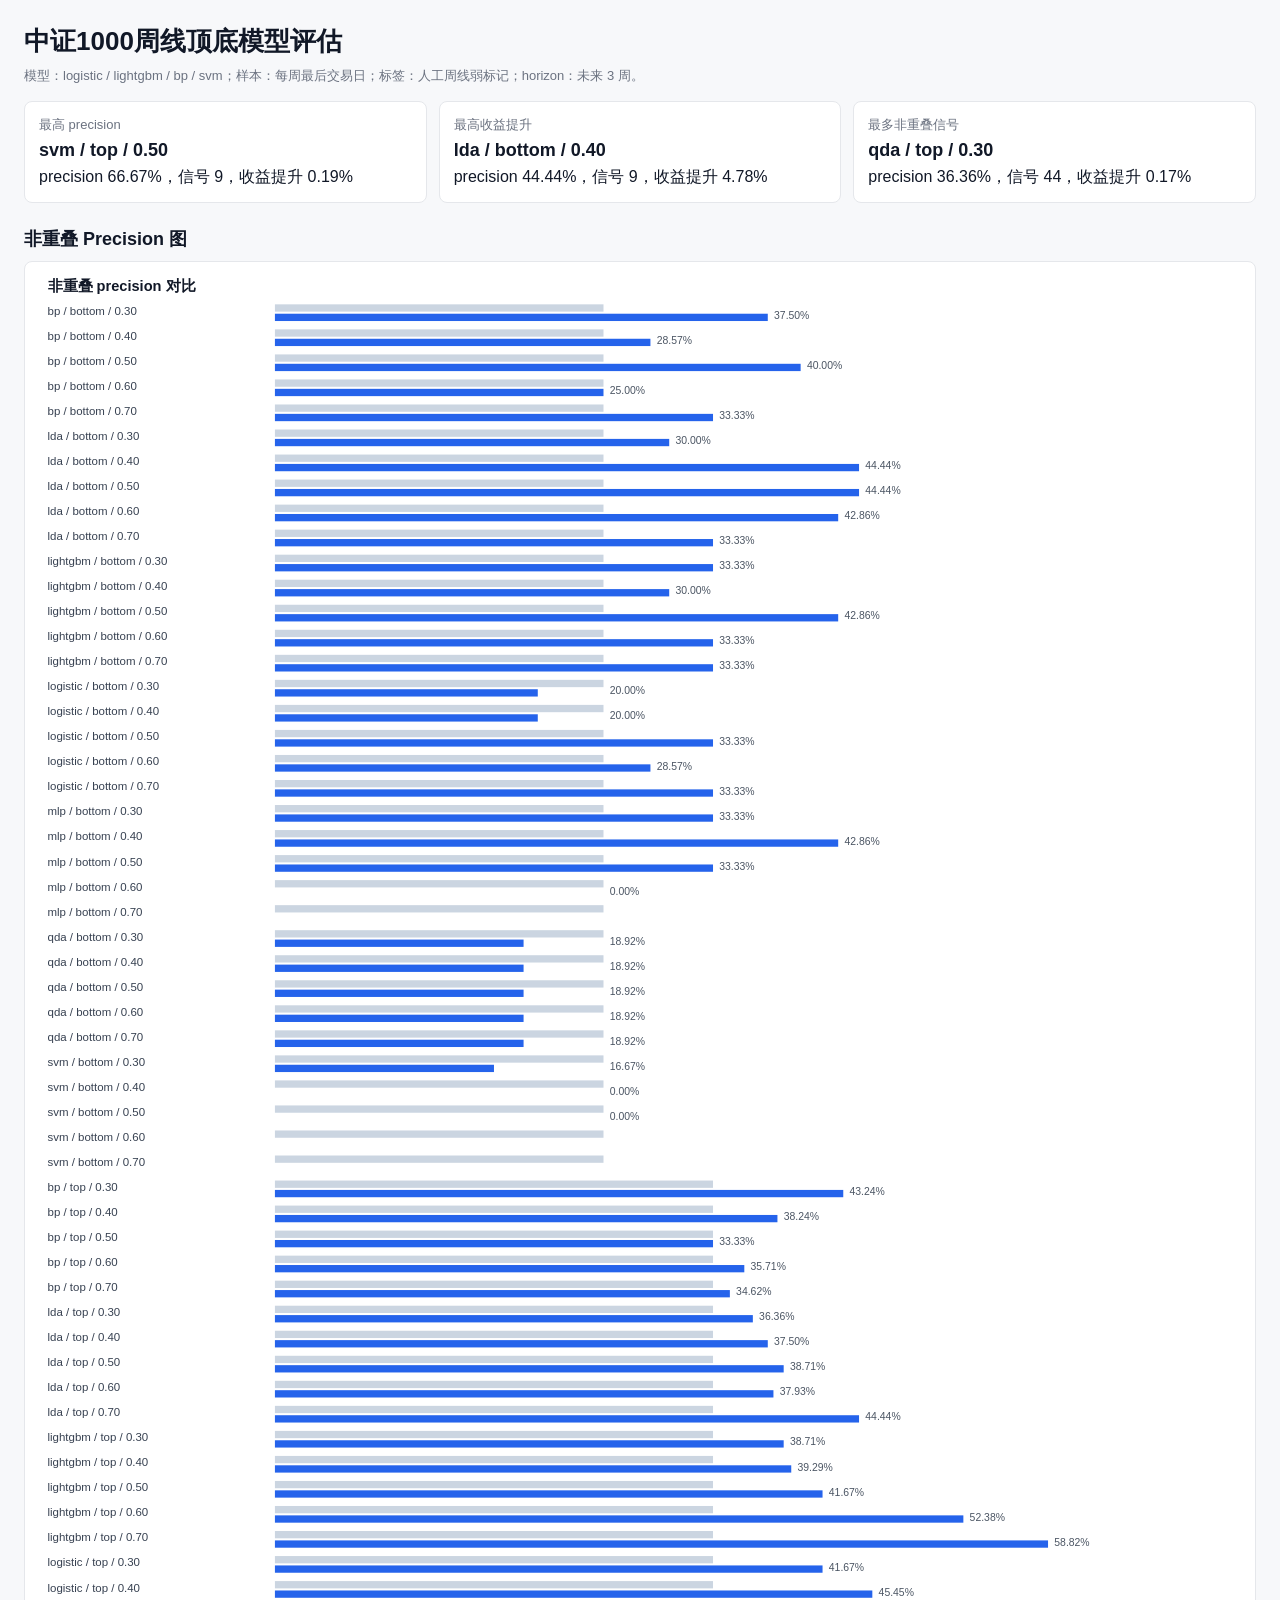
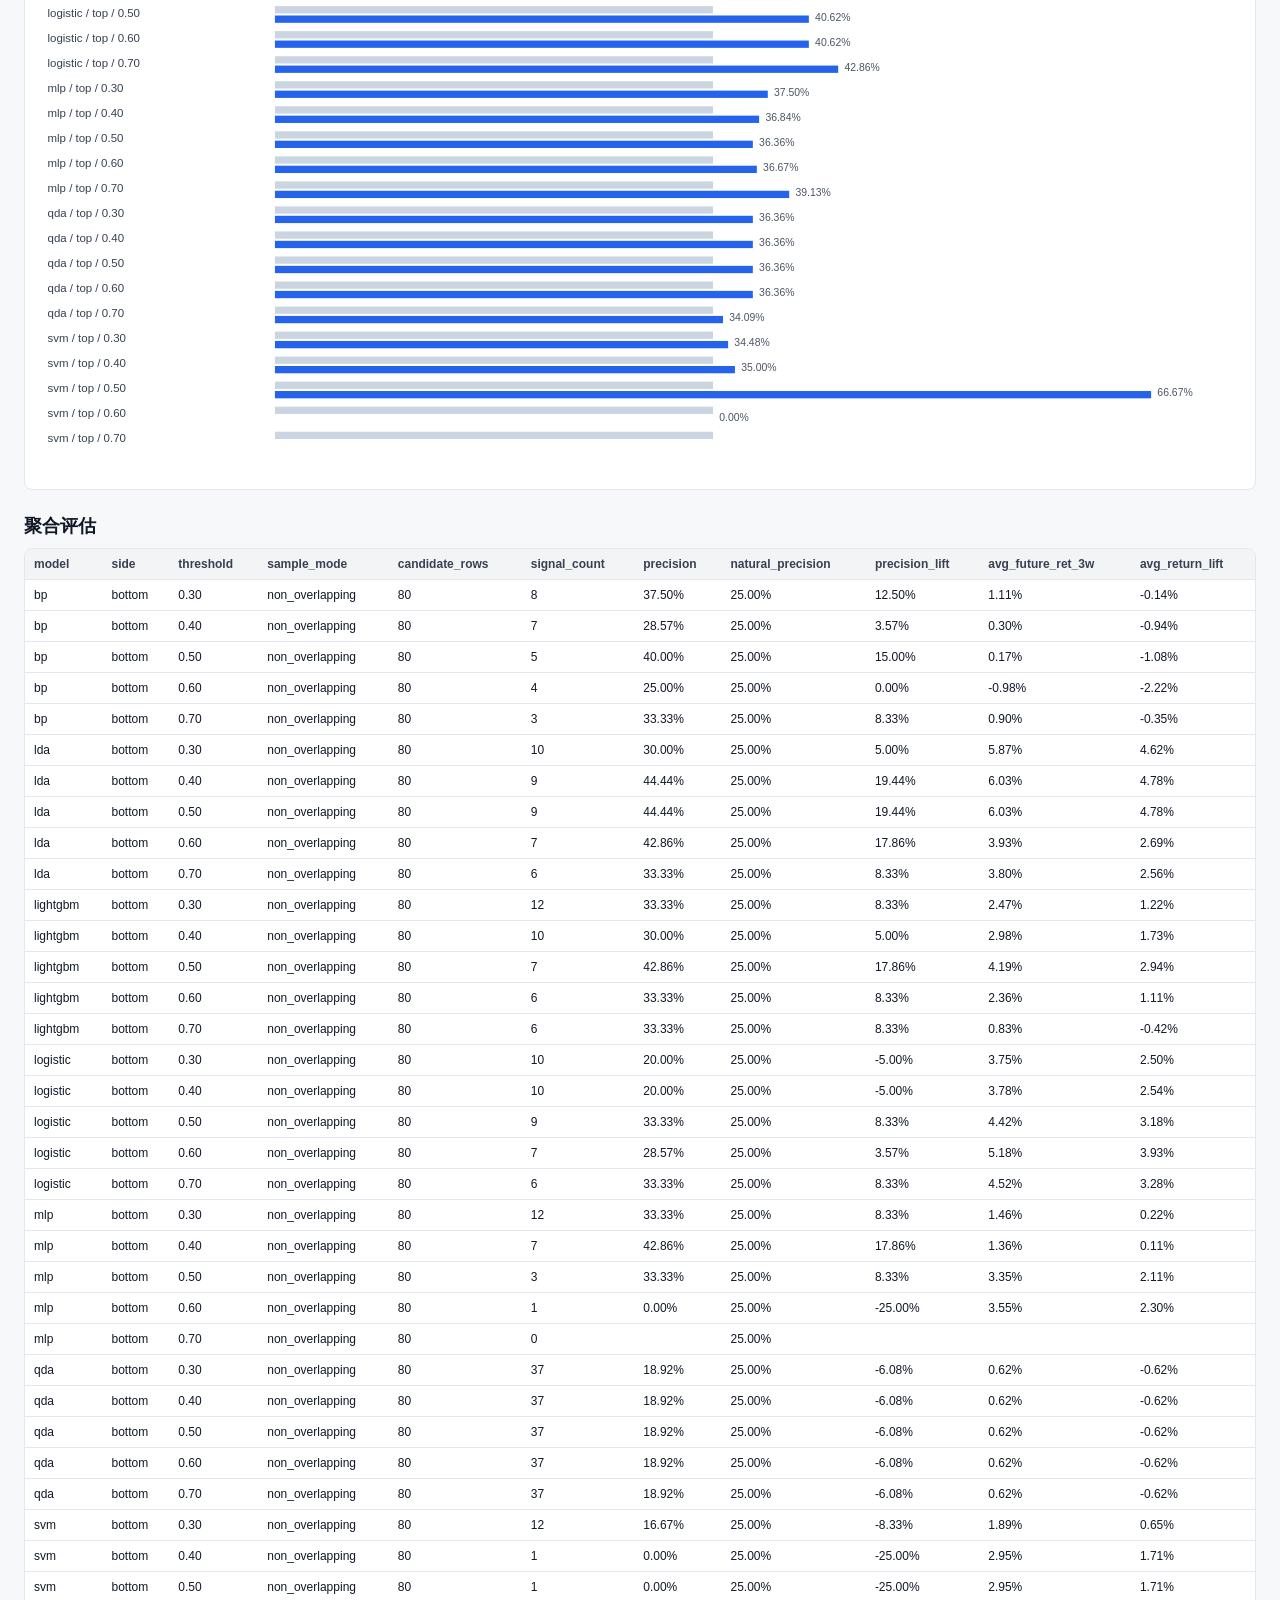
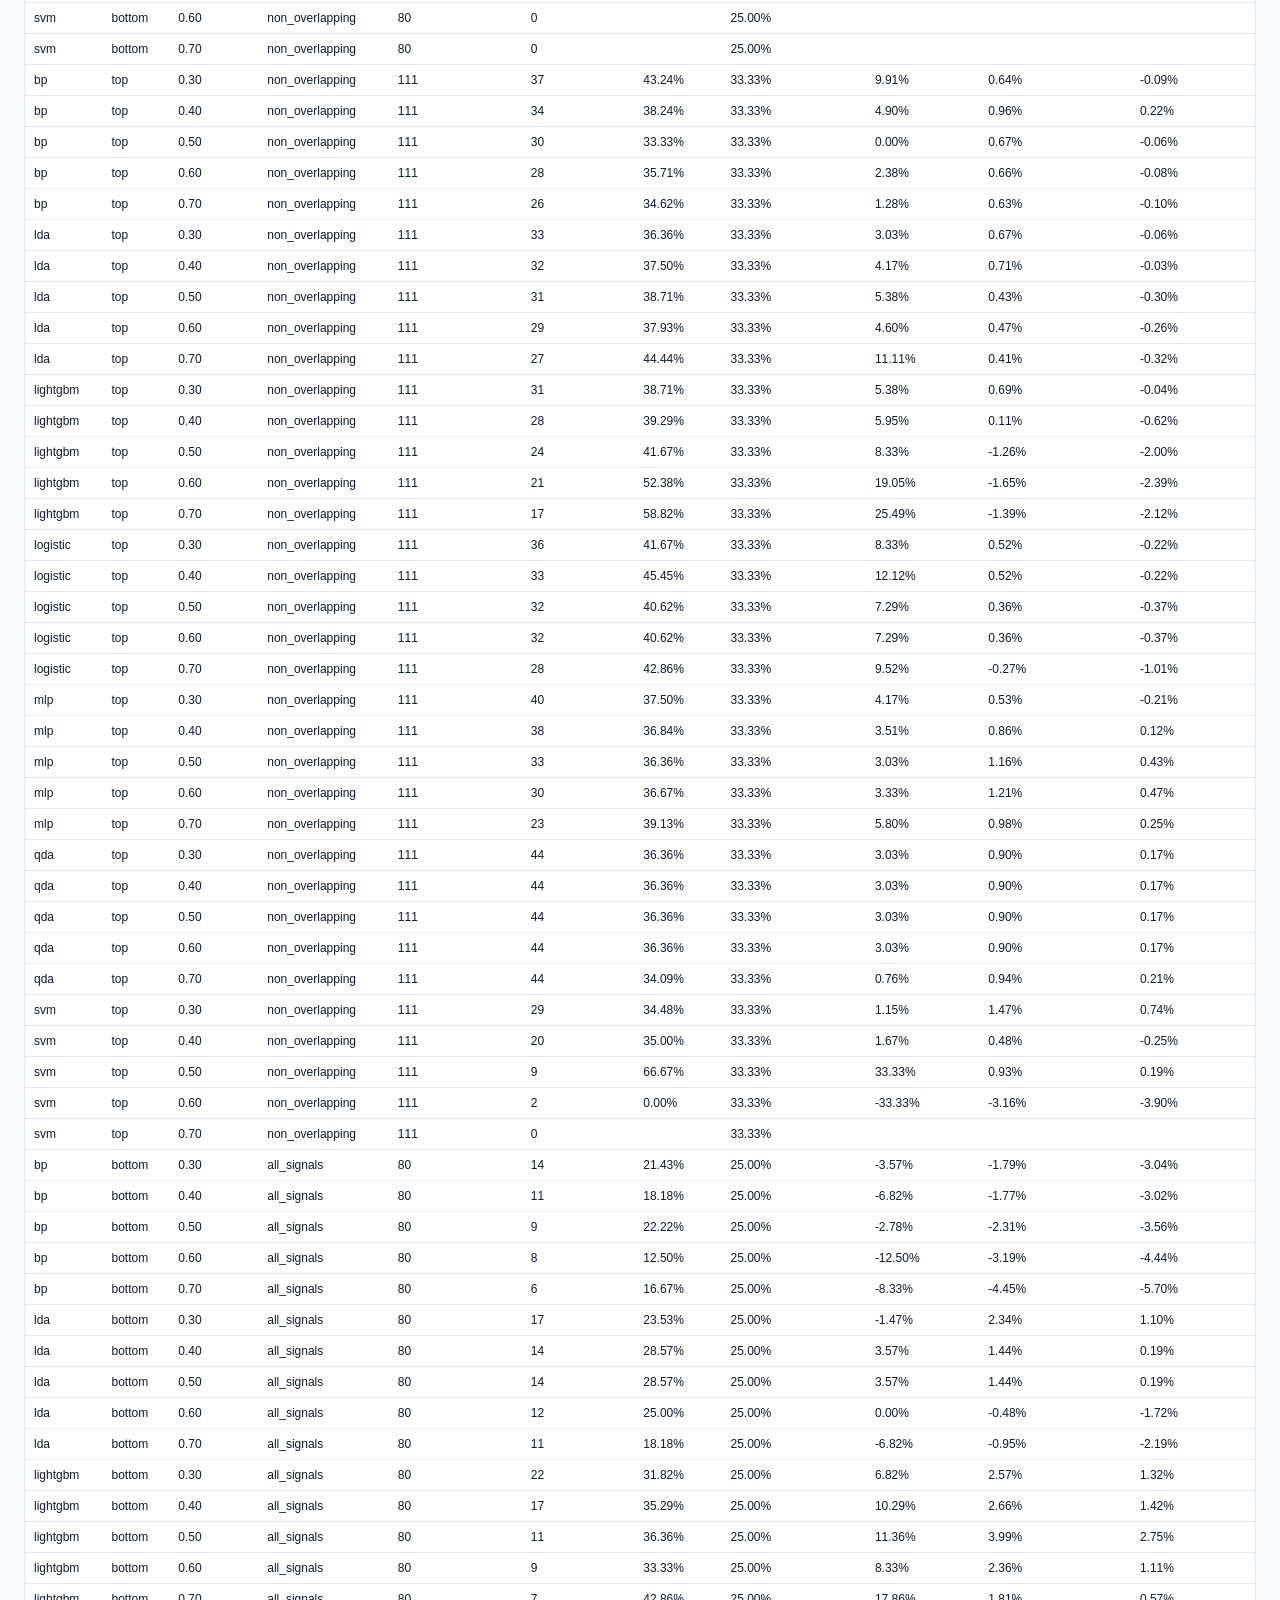
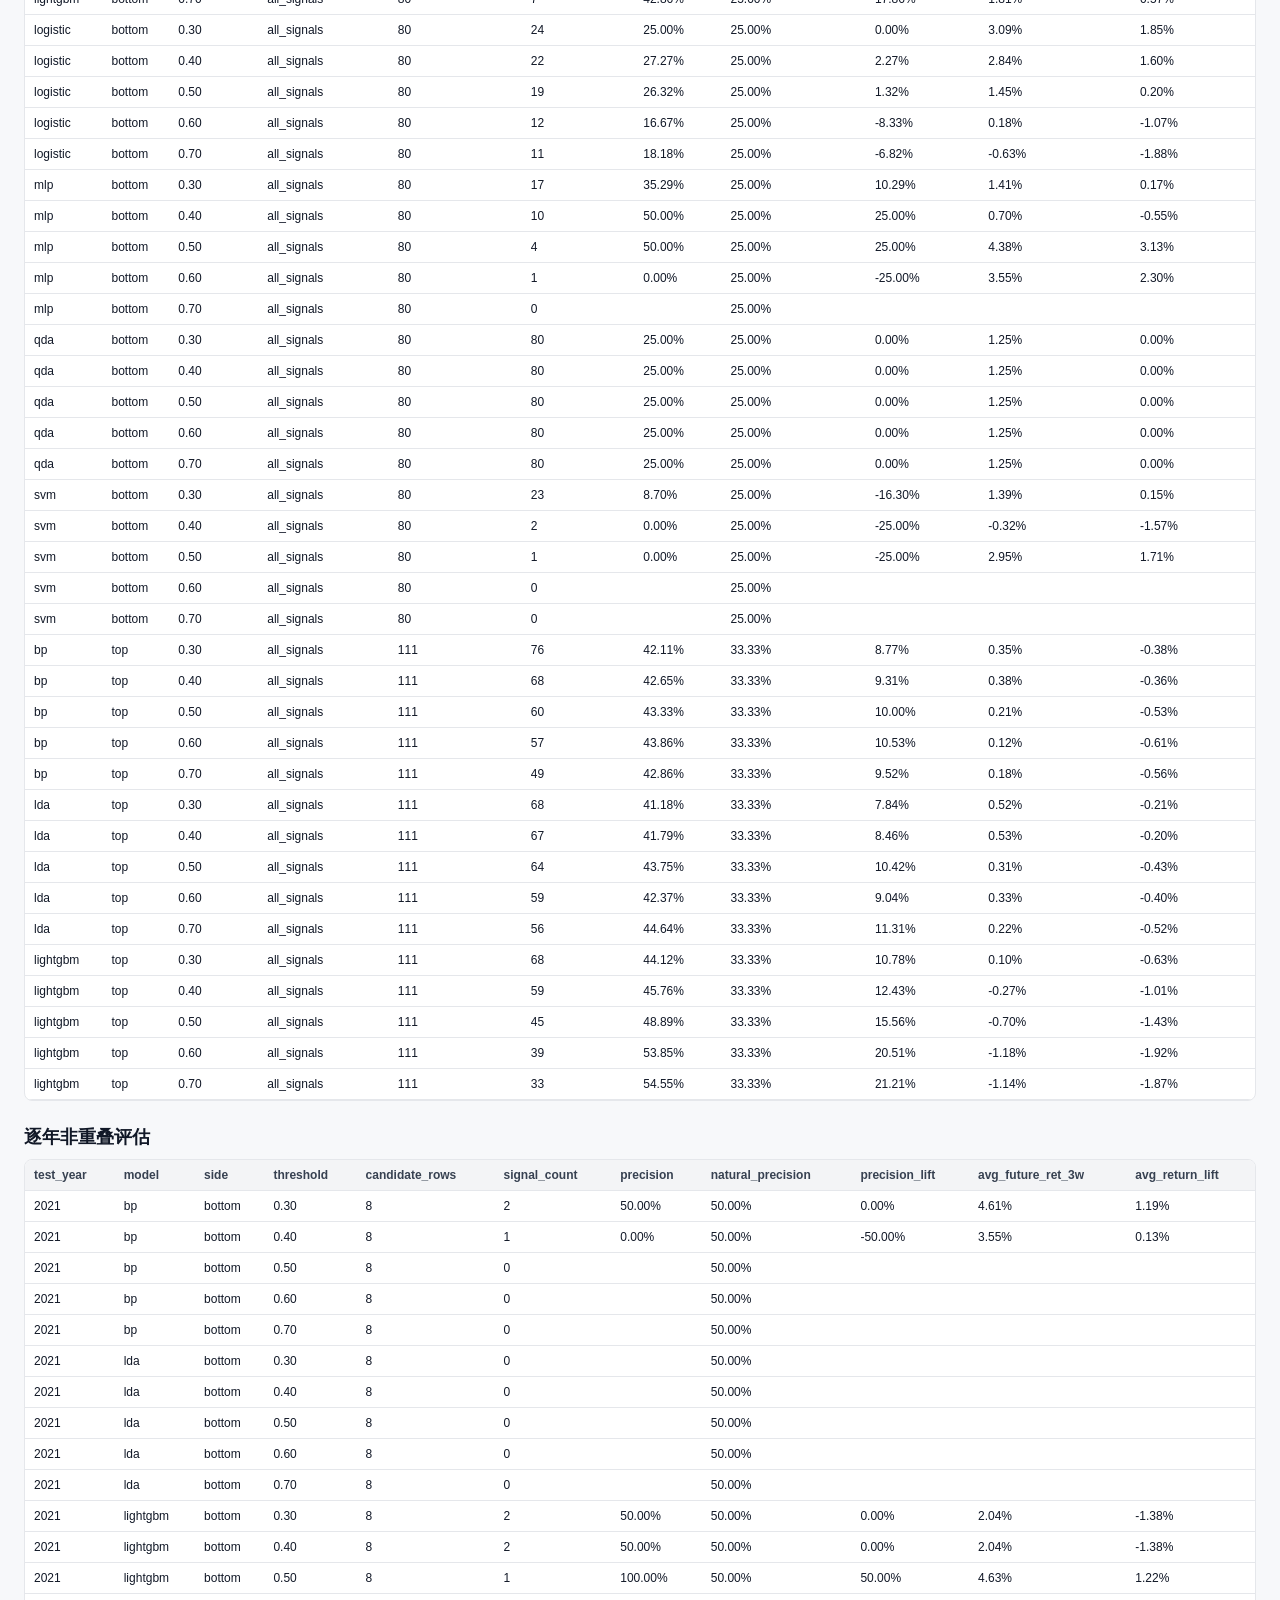
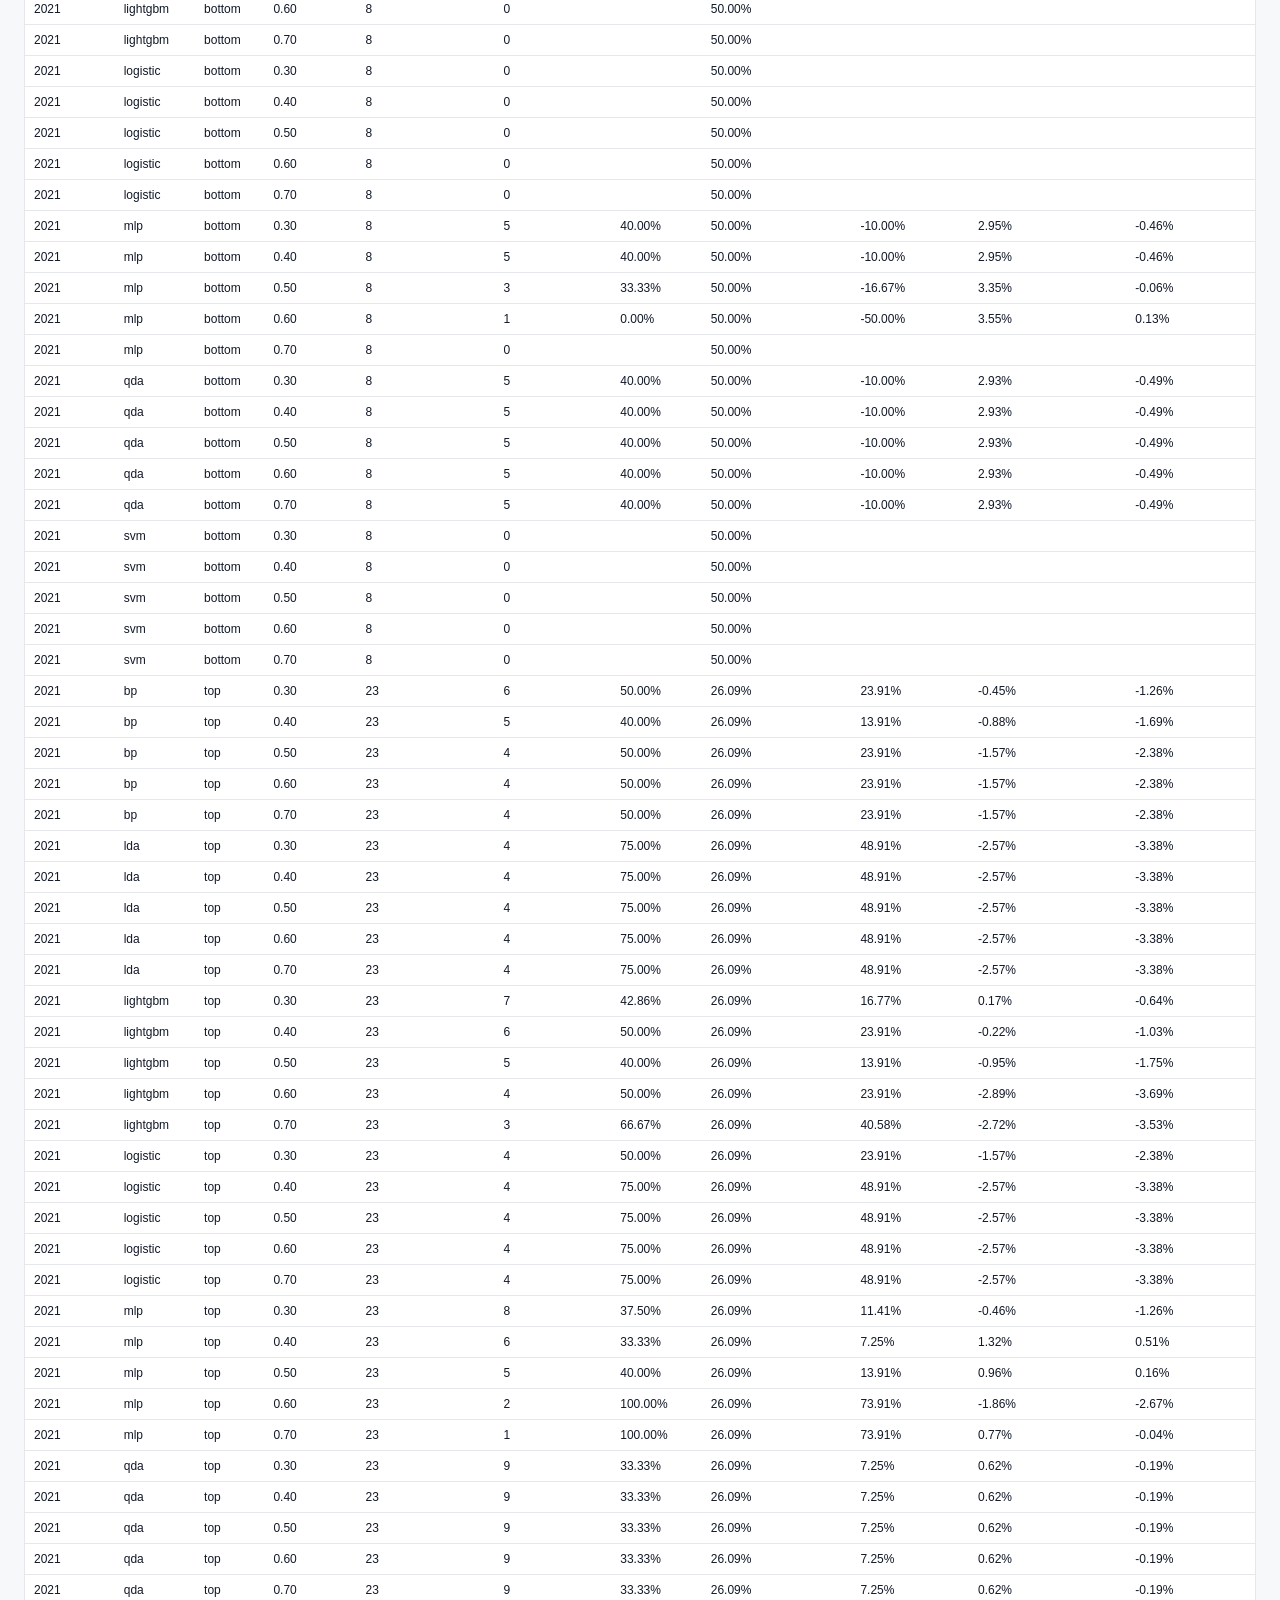
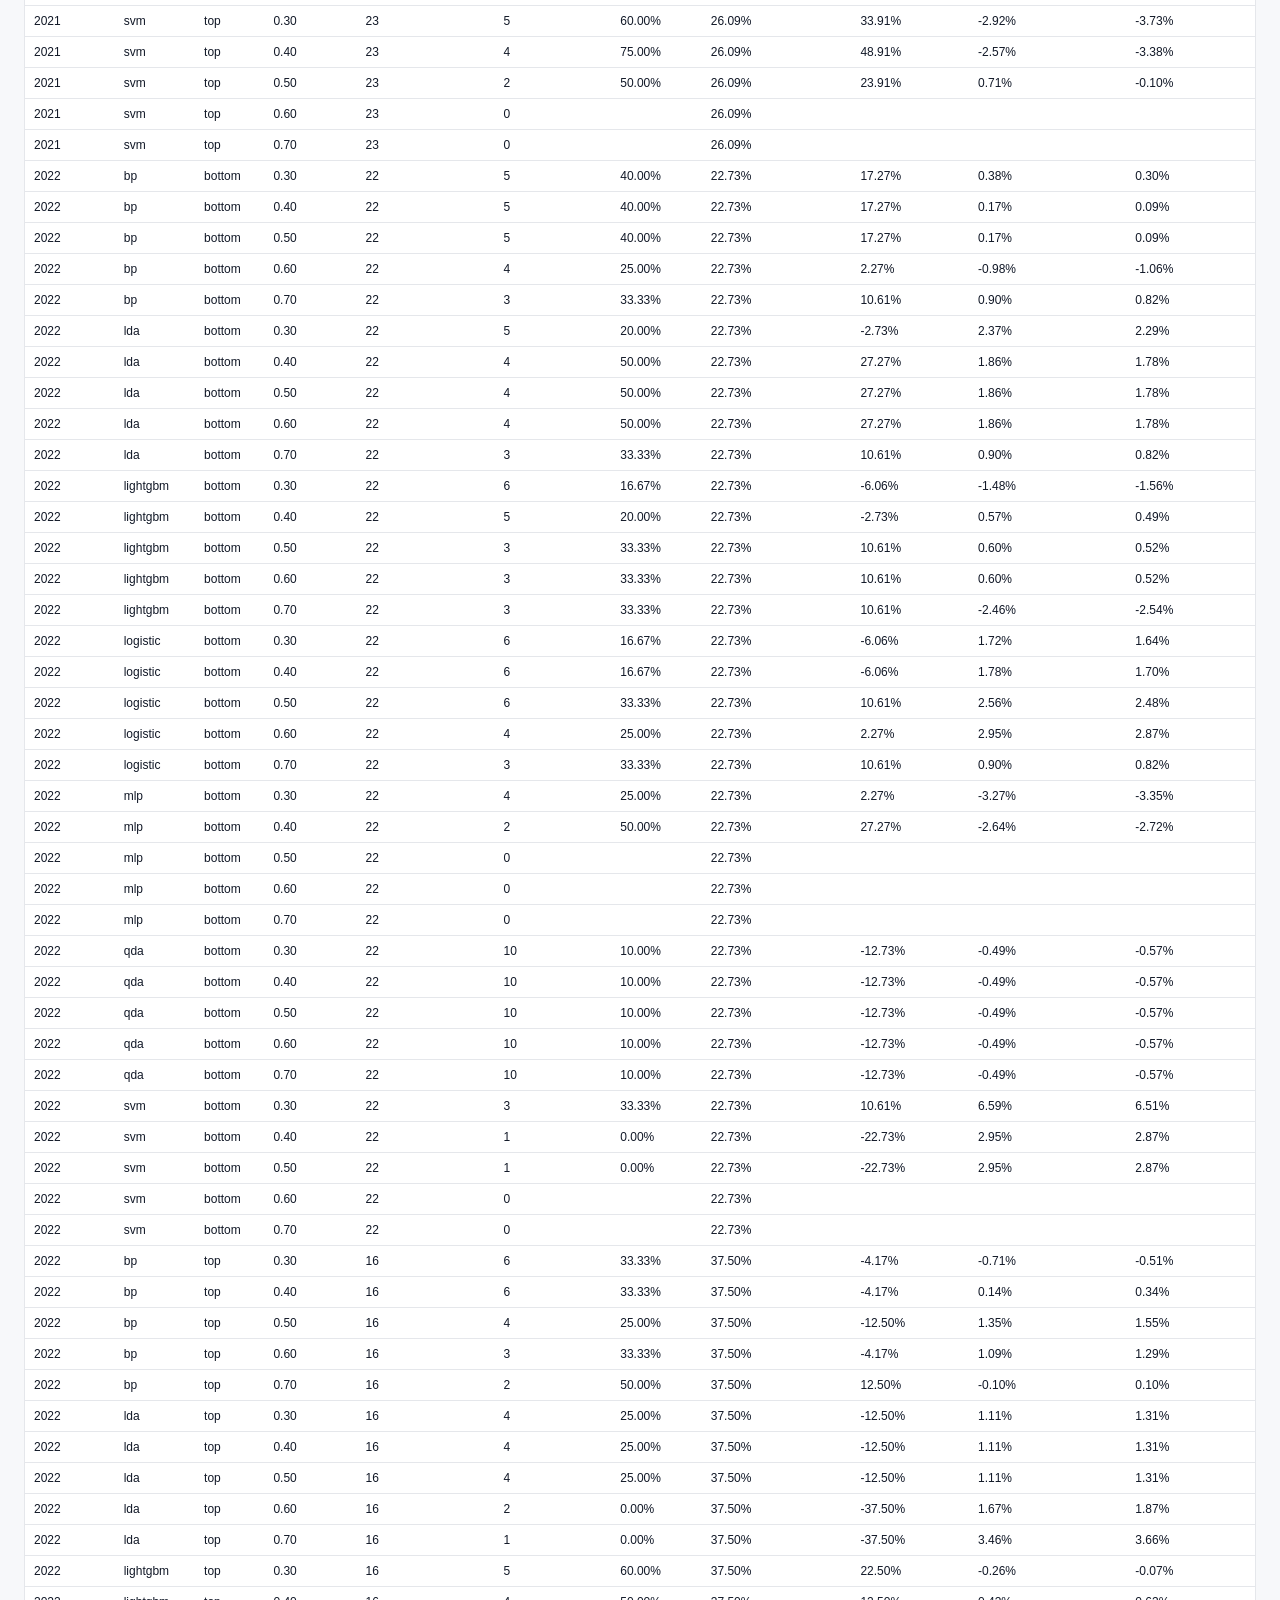
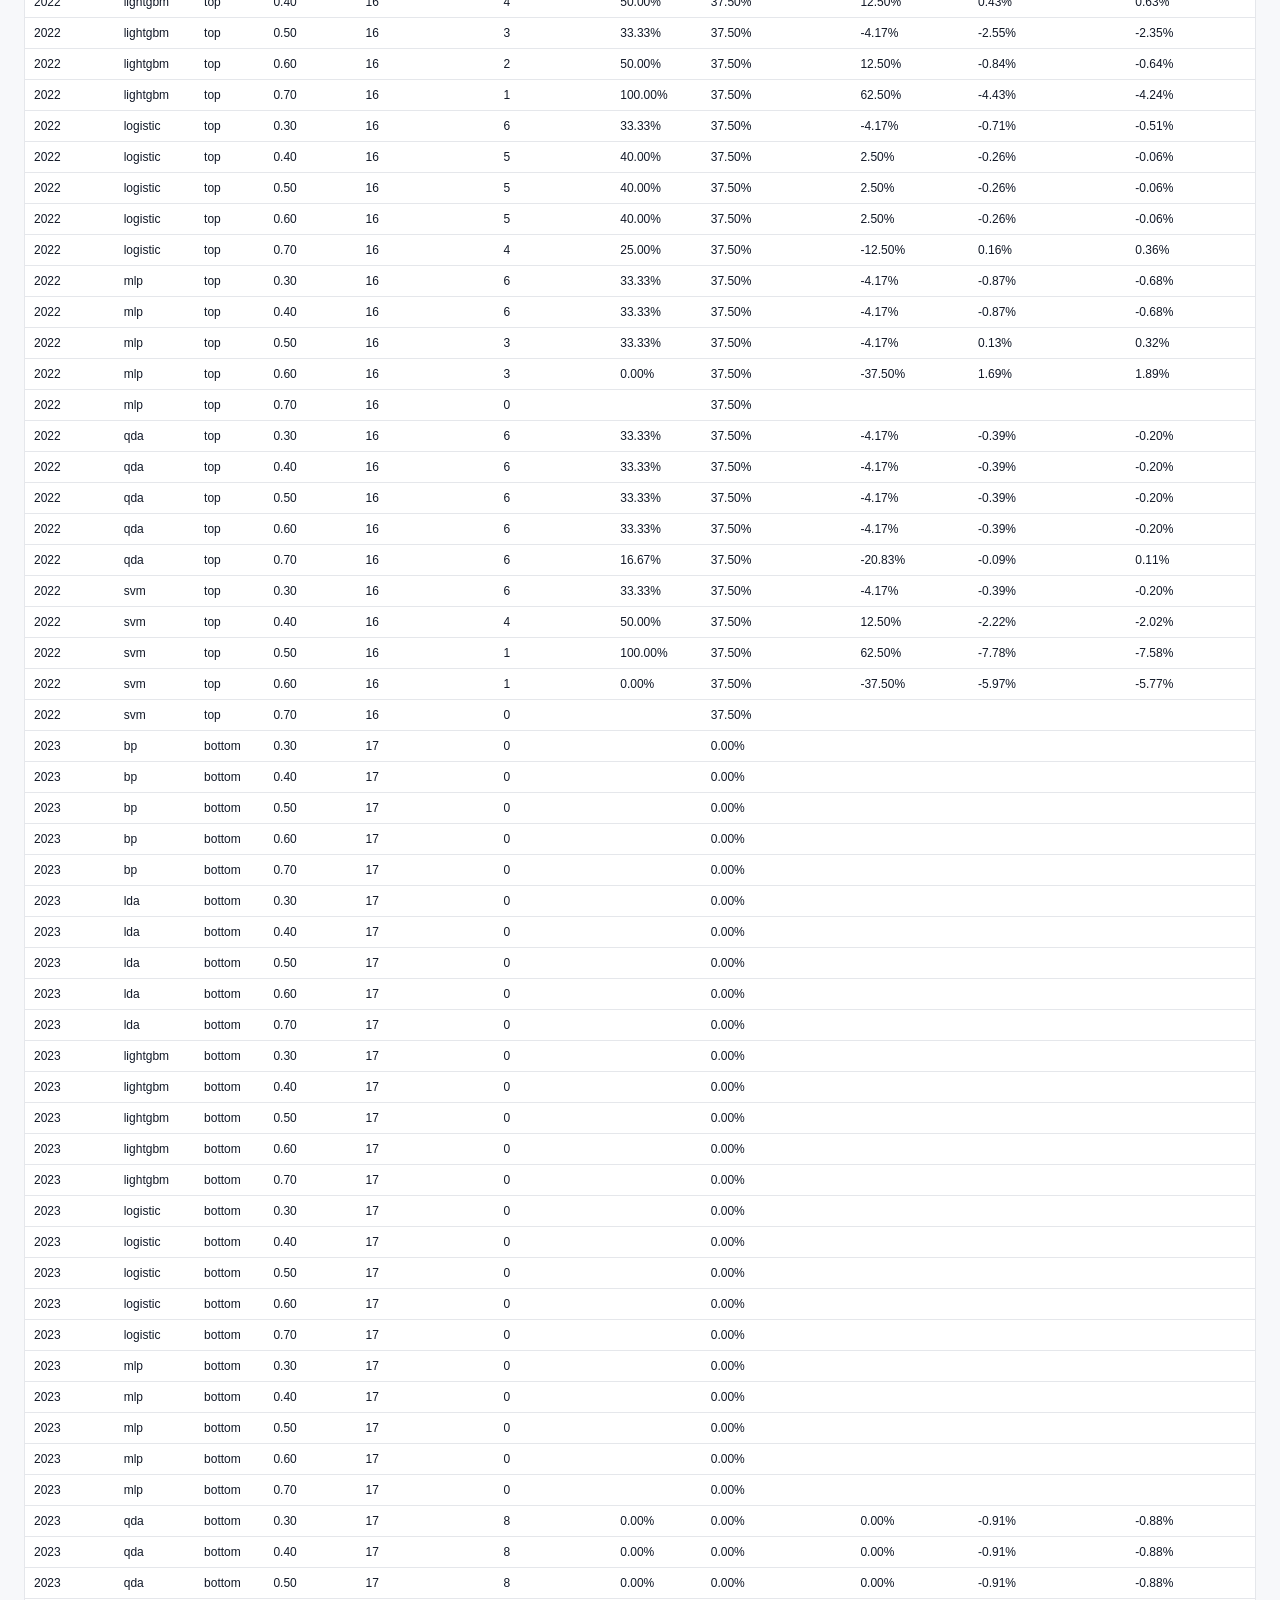
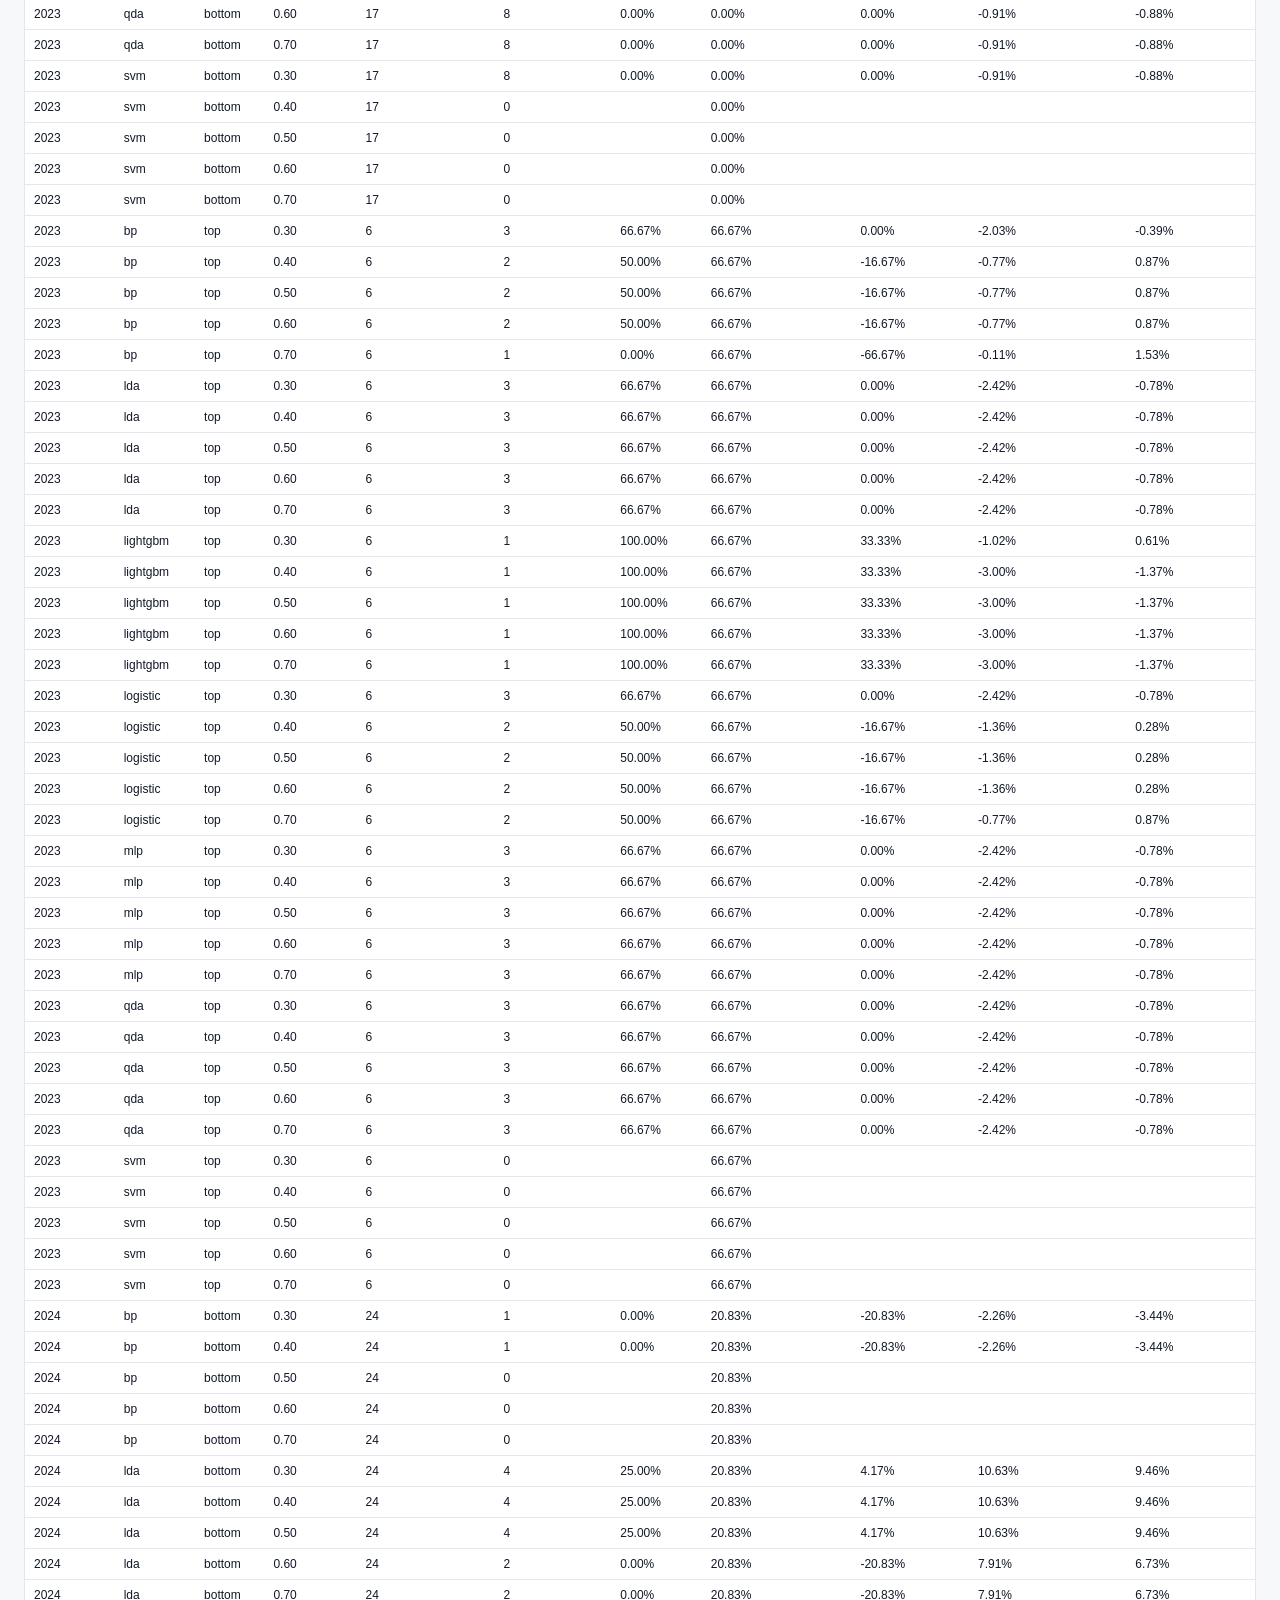
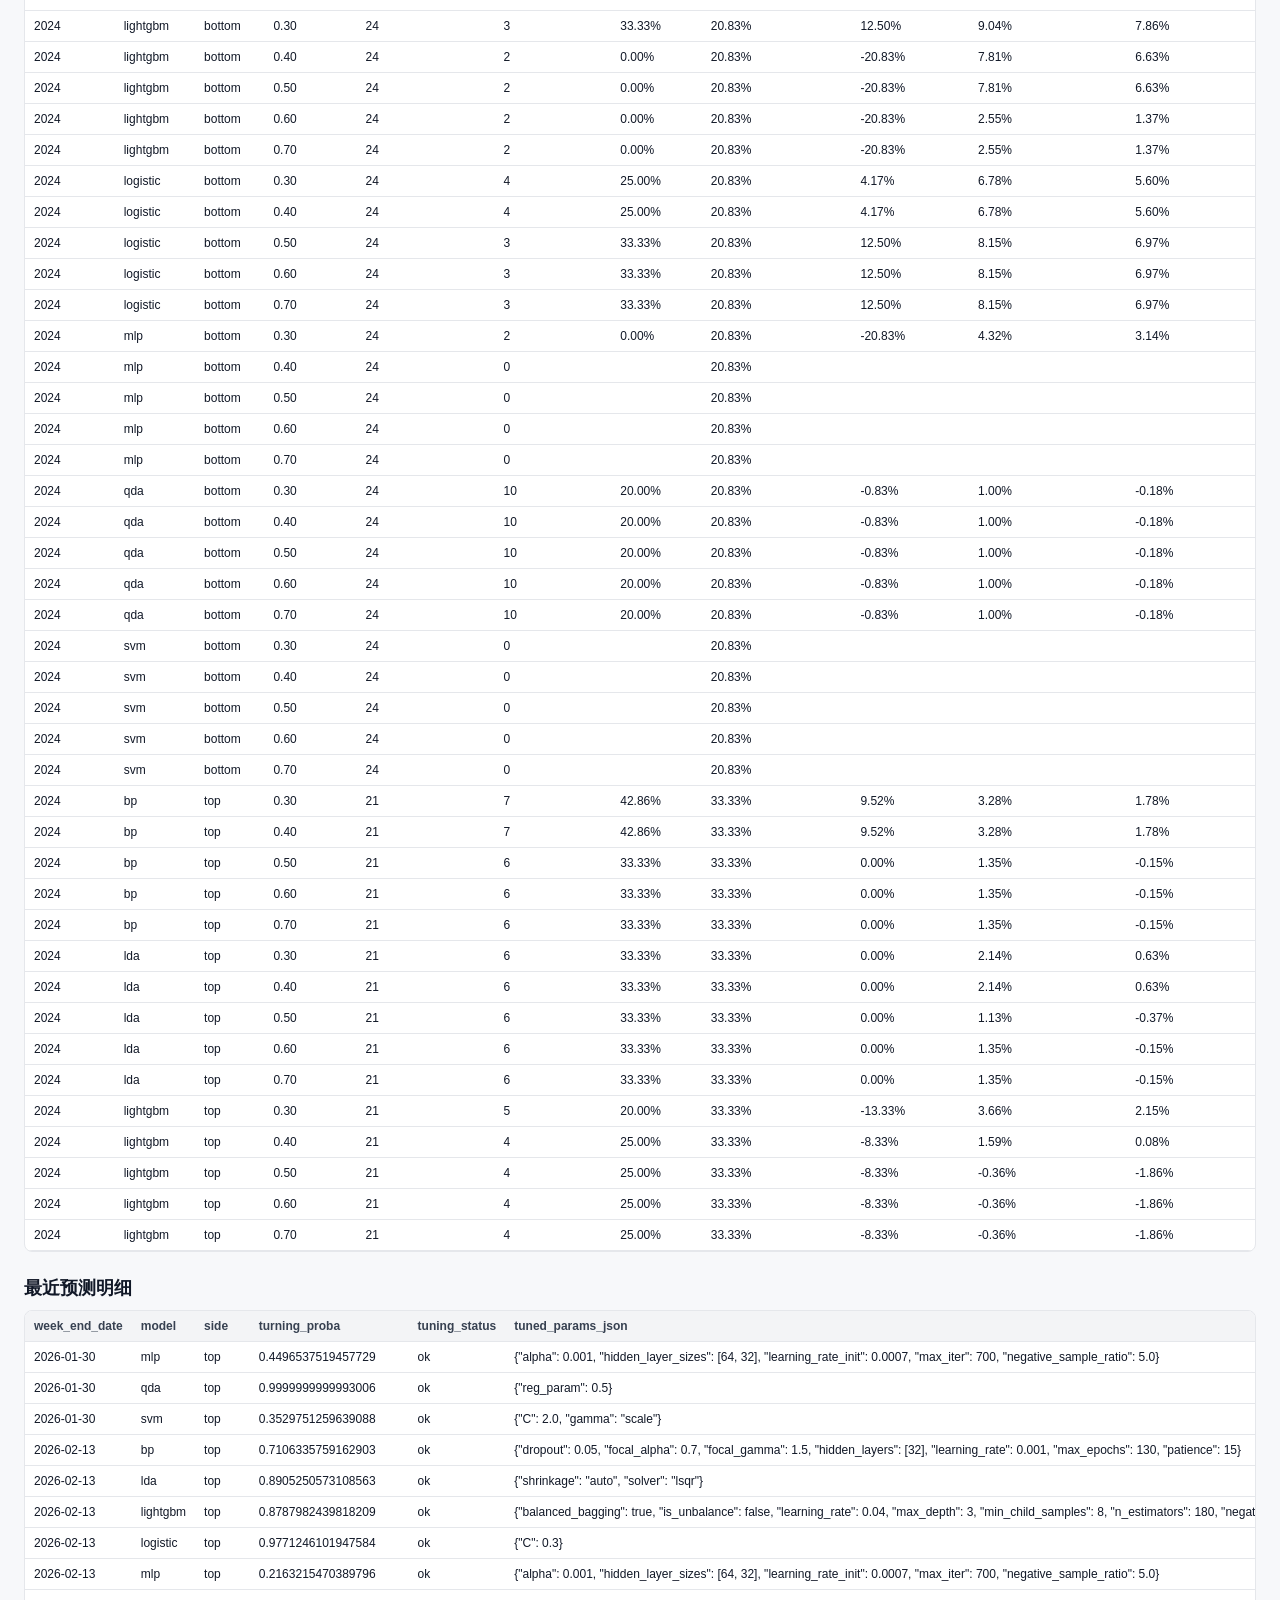
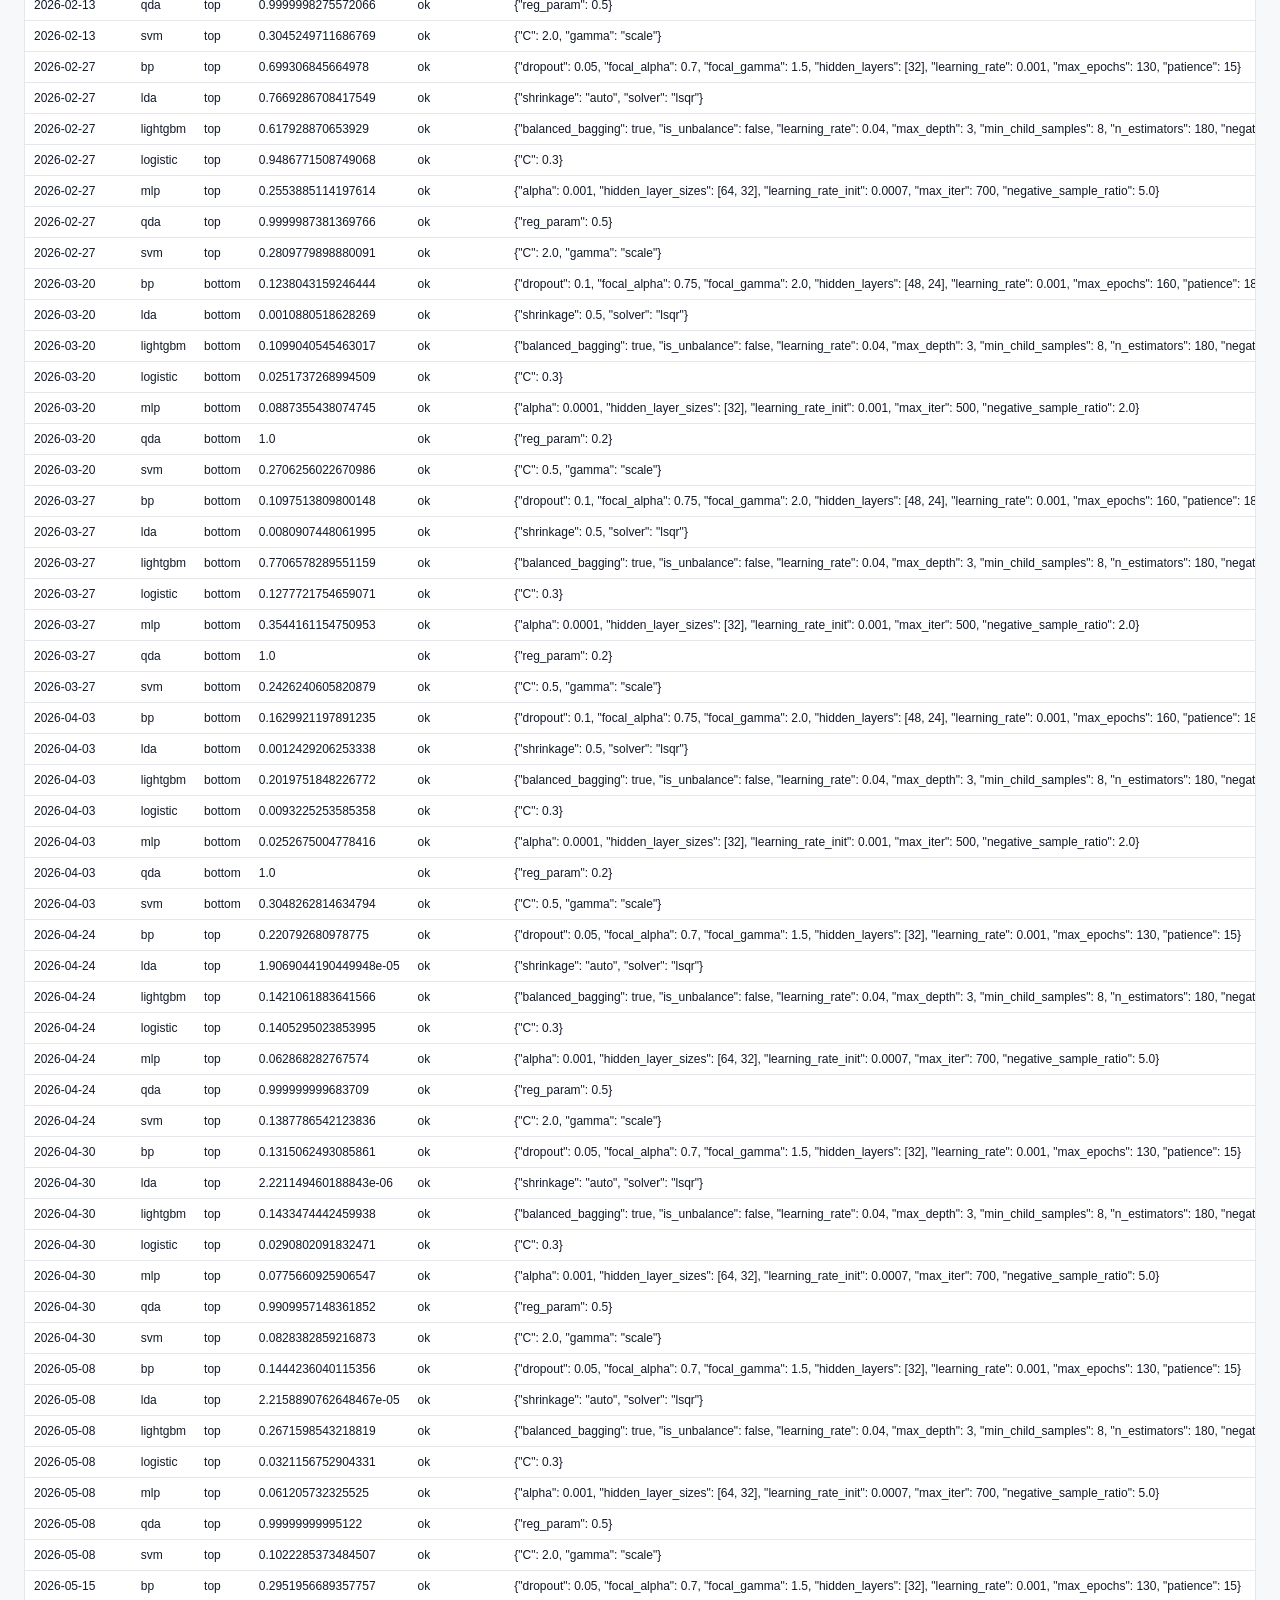
<file: data/reports/bottom_weekly_manual_walk_forward_v0_1_3w.html>
<!doctype html>
<html lang="zh-CN">
<head>
  <meta charset="utf-8">
  <title>中证1000周线顶底模型评估</title>
  <style>
    body { font-family: "Microsoft YaHei", Arial, sans-serif; margin: 0; color: #111827; background: #f7f8fa; }
    main { max-width: 1320px; margin: 0 auto; padding: 24px; }
    h1 { margin: 0 0 8px; font-size: 26px; }
    h2 { margin: 24px 0 10px; font-size: 18px; }
    .muted { color: #6b7280; font-size: 13px; }
    .grid { display: grid; grid-template-columns: repeat(3, minmax(0, 1fr)); gap: 12px; margin-top: 16px; }
    .metric-card, .panel { background: #fff; border: 1px solid #e5e7eb; border-radius: 8px; padding: 14px; }
    .metric-main { font-size: 18px; font-weight: 700; margin: 6px 0; }
    .table-wrap { overflow-x: auto; background: #fff; border: 1px solid #e5e7eb; border-radius: 8px; }
    table { width: 100%; border-collapse: collapse; min-width: 980px; }
    th, td { padding: 8px 9px; border-bottom: 1px solid #e5e7eb; text-align: left; font-size: 12px; white-space: nowrap; }
    th { background: #f3f4f6; color: #374151; }
    .chart-wrap { overflow-x: auto; background: #fff; border: 1px solid #e5e7eb; border-radius: 8px; padding: 10px; }
    .bar-svg { min-width: 1000px; width: 100%; height: auto; display: block; }
  </style>
</head>
<body>
<main>
  <h1>中证1000周线顶底模型评估</h1>
  <div class="muted">模型：logistic / lightgbm / bp / svm；样本：每周最后交易日；标签：人工周线弱标记；horizon：未来 3 周。</div>
  <div class="grid"><section class='metric-card'><div class='muted'>最高 precision</div><div class='metric-main'>svm / top / 0.50</div><div>precision 66.67%，信号 9，收益提升 0.19%</div></section><section class='metric-card'><div class='muted'>最高收益提升</div><div class='metric-main'>lda / bottom / 0.40</div><div>precision 44.44%，信号 9，收益提升 4.78%</div></section><section class='metric-card'><div class='muted'>最多非重叠信号</div><div class='metric-main'>qda / top / 0.30</div><div>precision 36.36%，信号 44，收益提升 0.17%</div></section></div>

  <h2>非重叠 Precision 图</h2>
  <section class="chart-wrap"><svg class="bar-svg" viewBox="0 0 1160 1732" role="img"><text x="12" y="18" font-size="14" font-weight="700" fill="#111827">非重叠 precision 对比</text><text x="12" y="41" font-size="11" fill="#374151">bp / bottom / 0.30</text><rect x="230" y="31" width="315.00" height="7" fill="#cbd5e1" /><rect x="230" y="40" width="472.50" height="7" fill="#2563eb" /><text x="708.50" y="45" font-size="10" fill="#4b5563">37.50%</text><text x="12" y="65" font-size="11" fill="#374151">bp / bottom / 0.40</text><rect x="230" y="55" width="315.00" height="7" fill="#cbd5e1" /><rect x="230" y="64" width="360.00" height="7" fill="#2563eb" /><text x="596.00" y="69" font-size="10" fill="#4b5563">28.57%</text><text x="12" y="89" font-size="11" fill="#374151">bp / bottom / 0.50</text><rect x="230" y="79" width="315.00" height="7" fill="#cbd5e1" /><rect x="230" y="88" width="504.00" height="7" fill="#2563eb" /><text x="740.00" y="93" font-size="10" fill="#4b5563">40.00%</text><text x="12" y="113" font-size="11" fill="#374151">bp / bottom / 0.60</text><rect x="230" y="103" width="315.00" height="7" fill="#cbd5e1" /><rect x="230" y="112" width="315.00" height="7" fill="#2563eb" /><text x="551.00" y="117" font-size="10" fill="#4b5563">25.00%</text><text x="12" y="137" font-size="11" fill="#374151">bp / bottom / 0.70</text><rect x="230" y="127" width="315.00" height="7" fill="#cbd5e1" /><rect x="230" y="136" width="420.00" height="7" fill="#2563eb" /><text x="656.00" y="141" font-size="10" fill="#4b5563">33.33%</text><text x="12" y="161" font-size="11" fill="#374151">lda / bottom / 0.30</text><rect x="230" y="151" width="315.00" height="7" fill="#cbd5e1" /><rect x="230" y="160" width="378.00" height="7" fill="#2563eb" /><text x="614.00" y="165" font-size="10" fill="#4b5563">30.00%</text><text x="12" y="185" font-size="11" fill="#374151">lda / bottom / 0.40</text><rect x="230" y="175" width="315.00" height="7" fill="#cbd5e1" /><rect x="230" y="184" width="560.00" height="7" fill="#2563eb" /><text x="796.00" y="189" font-size="10" fill="#4b5563">44.44%</text><text x="12" y="209" font-size="11" fill="#374151">lda / bottom / 0.50</text><rect x="230" y="199" width="315.00" height="7" fill="#cbd5e1" /><rect x="230" y="208" width="560.00" height="7" fill="#2563eb" /><text x="796.00" y="213" font-size="10" fill="#4b5563">44.44%</text><text x="12" y="233" font-size="11" fill="#374151">lda / bottom / 0.60</text><rect x="230" y="223" width="315.00" height="7" fill="#cbd5e1" /><rect x="230" y="232" width="540.00" height="7" fill="#2563eb" /><text x="776.00" y="237" font-size="10" fill="#4b5563">42.86%</text><text x="12" y="257" font-size="11" fill="#374151">lda / bottom / 0.70</text><rect x="230" y="247" width="315.00" height="7" fill="#cbd5e1" /><rect x="230" y="256" width="420.00" height="7" fill="#2563eb" /><text x="656.00" y="261" font-size="10" fill="#4b5563">33.33%</text><text x="12" y="281" font-size="11" fill="#374151">lightgbm / bottom / 0.30</text><rect x="230" y="271" width="315.00" height="7" fill="#cbd5e1" /><rect x="230" y="280" width="420.00" height="7" fill="#2563eb" /><text x="656.00" y="285" font-size="10" fill="#4b5563">33.33%</text><text x="12" y="305" font-size="11" fill="#374151">lightgbm / bottom / 0.40</text><rect x="230" y="295" width="315.00" height="7" fill="#cbd5e1" /><rect x="230" y="304" width="378.00" height="7" fill="#2563eb" /><text x="614.00" y="309" font-size="10" fill="#4b5563">30.00%</text><text x="12" y="329" font-size="11" fill="#374151">lightgbm / bottom / 0.50</text><rect x="230" y="319" width="315.00" height="7" fill="#cbd5e1" /><rect x="230" y="328" width="540.00" height="7" fill="#2563eb" /><text x="776.00" y="333" font-size="10" fill="#4b5563">42.86%</text><text x="12" y="353" font-size="11" fill="#374151">lightgbm / bottom / 0.60</text><rect x="230" y="343" width="315.00" height="7" fill="#cbd5e1" /><rect x="230" y="352" width="420.00" height="7" fill="#2563eb" /><text x="656.00" y="357" font-size="10" fill="#4b5563">33.33%</text><text x="12" y="377" font-size="11" fill="#374151">lightgbm / bottom / 0.70</text><rect x="230" y="367" width="315.00" height="7" fill="#cbd5e1" /><rect x="230" y="376" width="420.00" height="7" fill="#2563eb" /><text x="656.00" y="381" font-size="10" fill="#4b5563">33.33%</text><text x="12" y="401" font-size="11" fill="#374151">logistic / bottom / 0.30</text><rect x="230" y="391" width="315.00" height="7" fill="#cbd5e1" /><rect x="230" y="400" width="252.00" height="7" fill="#2563eb" /><text x="551.00" y="405" font-size="10" fill="#4b5563">20.00%</text><text x="12" y="425" font-size="11" fill="#374151">logistic / bottom / 0.40</text><rect x="230" y="415" width="315.00" height="7" fill="#cbd5e1" /><rect x="230" y="424" width="252.00" height="7" fill="#2563eb" /><text x="551.00" y="429" font-size="10" fill="#4b5563">20.00%</text><text x="12" y="449" font-size="11" fill="#374151">logistic / bottom / 0.50</text><rect x="230" y="439" width="315.00" height="7" fill="#cbd5e1" /><rect x="230" y="448" width="420.00" height="7" fill="#2563eb" /><text x="656.00" y="453" font-size="10" fill="#4b5563">33.33%</text><text x="12" y="473" font-size="11" fill="#374151">logistic / bottom / 0.60</text><rect x="230" y="463" width="315.00" height="7" fill="#cbd5e1" /><rect x="230" y="472" width="360.00" height="7" fill="#2563eb" /><text x="596.00" y="477" font-size="10" fill="#4b5563">28.57%</text><text x="12" y="497" font-size="11" fill="#374151">logistic / bottom / 0.70</text><rect x="230" y="487" width="315.00" height="7" fill="#cbd5e1" /><rect x="230" y="496" width="420.00" height="7" fill="#2563eb" /><text x="656.00" y="501" font-size="10" fill="#4b5563">33.33%</text><text x="12" y="521" font-size="11" fill="#374151">mlp / bottom / 0.30</text><rect x="230" y="511" width="315.00" height="7" fill="#cbd5e1" /><rect x="230" y="520" width="420.00" height="7" fill="#2563eb" /><text x="656.00" y="525" font-size="10" fill="#4b5563">33.33%</text><text x="12" y="545" font-size="11" fill="#374151">mlp / bottom / 0.40</text><rect x="230" y="535" width="315.00" height="7" fill="#cbd5e1" /><rect x="230" y="544" width="540.00" height="7" fill="#2563eb" /><text x="776.00" y="549" font-size="10" fill="#4b5563">42.86%</text><text x="12" y="569" font-size="11" fill="#374151">mlp / bottom / 0.50</text><rect x="230" y="559" width="315.00" height="7" fill="#cbd5e1" /><rect x="230" y="568" width="420.00" height="7" fill="#2563eb" /><text x="656.00" y="573" font-size="10" fill="#4b5563">33.33%</text><text x="12" y="593" font-size="11" fill="#374151">mlp / bottom / 0.60</text><rect x="230" y="583" width="315.00" height="7" fill="#cbd5e1" /><rect x="230" y="592" width="0.00" height="7" fill="#2563eb" /><text x="551.00" y="597" font-size="10" fill="#4b5563">0.00%</text><text x="12" y="617" font-size="11" fill="#374151">mlp / bottom / 0.70</text><rect x="230" y="607" width="315.00" height="7" fill="#cbd5e1" /><rect x="230" y="616" width="nan" height="7" fill="#2563eb" /><text x="nan" y="621" font-size="10" fill="#4b5563"></text><text x="12" y="641" font-size="11" fill="#374151">qda / bottom / 0.30</text><rect x="230" y="631" width="315.00" height="7" fill="#cbd5e1" /><rect x="230" y="640" width="238.38" height="7" fill="#2563eb" /><text x="551.00" y="645" font-size="10" fill="#4b5563">18.92%</text><text x="12" y="665" font-size="11" fill="#374151">qda / bottom / 0.40</text><rect x="230" y="655" width="315.00" height="7" fill="#cbd5e1" /><rect x="230" y="664" width="238.38" height="7" fill="#2563eb" /><text x="551.00" y="669" font-size="10" fill="#4b5563">18.92%</text><text x="12" y="689" font-size="11" fill="#374151">qda / bottom / 0.50</text><rect x="230" y="679" width="315.00" height="7" fill="#cbd5e1" /><rect x="230" y="688" width="238.38" height="7" fill="#2563eb" /><text x="551.00" y="693" font-size="10" fill="#4b5563">18.92%</text><text x="12" y="713" font-size="11" fill="#374151">qda / bottom / 0.60</text><rect x="230" y="703" width="315.00" height="7" fill="#cbd5e1" /><rect x="230" y="712" width="238.38" height="7" fill="#2563eb" /><text x="551.00" y="717" font-size="10" fill="#4b5563">18.92%</text><text x="12" y="737" font-size="11" fill="#374151">qda / bottom / 0.70</text><rect x="230" y="727" width="315.00" height="7" fill="#cbd5e1" /><rect x="230" y="736" width="238.38" height="7" fill="#2563eb" /><text x="551.00" y="741" font-size="10" fill="#4b5563">18.92%</text><text x="12" y="761" font-size="11" fill="#374151">svm / bottom / 0.30</text><rect x="230" y="751" width="315.00" height="7" fill="#cbd5e1" /><rect x="230" y="760" width="210.00" height="7" fill="#2563eb" /><text x="551.00" y="765" font-size="10" fill="#4b5563">16.67%</text><text x="12" y="785" font-size="11" fill="#374151">svm / bottom / 0.40</text><rect x="230" y="775" width="315.00" height="7" fill="#cbd5e1" /><rect x="230" y="784" width="0.00" height="7" fill="#2563eb" /><text x="551.00" y="789" font-size="10" fill="#4b5563">0.00%</text><text x="12" y="809" font-size="11" fill="#374151">svm / bottom / 0.50</text><rect x="230" y="799" width="315.00" height="7" fill="#cbd5e1" /><rect x="230" y="808" width="0.00" height="7" fill="#2563eb" /><text x="551.00" y="813" font-size="10" fill="#4b5563">0.00%</text><text x="12" y="833" font-size="11" fill="#374151">svm / bottom / 0.60</text><rect x="230" y="823" width="315.00" height="7" fill="#cbd5e1" /><rect x="230" y="832" width="nan" height="7" fill="#2563eb" /><text x="nan" y="837" font-size="10" fill="#4b5563"></text><text x="12" y="857" font-size="11" fill="#374151">svm / bottom / 0.70</text><rect x="230" y="847" width="315.00" height="7" fill="#cbd5e1" /><rect x="230" y="856" width="nan" height="7" fill="#2563eb" /><text x="nan" y="861" font-size="10" fill="#4b5563"></text><text x="12" y="881" font-size="11" fill="#374151">bp / top / 0.30</text><rect x="230" y="871" width="420.00" height="7" fill="#cbd5e1" /><rect x="230" y="880" width="544.86" height="7" fill="#2563eb" /><text x="780.86" y="885" font-size="10" fill="#4b5563">43.24%</text><text x="12" y="905" font-size="11" fill="#374151">bp / top / 0.40</text><rect x="230" y="895" width="420.00" height="7" fill="#cbd5e1" /><rect x="230" y="904" width="481.76" height="7" fill="#2563eb" /><text x="717.76" y="909" font-size="10" fill="#4b5563">38.24%</text><text x="12" y="929" font-size="11" fill="#374151">bp / top / 0.50</text><rect x="230" y="919" width="420.00" height="7" fill="#cbd5e1" /><rect x="230" y="928" width="420.00" height="7" fill="#2563eb" /><text x="656.00" y="933" font-size="10" fill="#4b5563">33.33%</text><text x="12" y="953" font-size="11" fill="#374151">bp / top / 0.60</text><rect x="230" y="943" width="420.00" height="7" fill="#cbd5e1" /><rect x="230" y="952" width="450.00" height="7" fill="#2563eb" /><text x="686.00" y="957" font-size="10" fill="#4b5563">35.71%</text><text x="12" y="977" font-size="11" fill="#374151">bp / top / 0.70</text><rect x="230" y="967" width="420.00" height="7" fill="#cbd5e1" /><rect x="230" y="976" width="436.15" height="7" fill="#2563eb" /><text x="672.15" y="981" font-size="10" fill="#4b5563">34.62%</text><text x="12" y="1001" font-size="11" fill="#374151">lda / top / 0.30</text><rect x="230" y="991" width="420.00" height="7" fill="#cbd5e1" /><rect x="230" y="1000" width="458.18" height="7" fill="#2563eb" /><text x="694.18" y="1005" font-size="10" fill="#4b5563">36.36%</text><text x="12" y="1025" font-size="11" fill="#374151">lda / top / 0.40</text><rect x="230" y="1015" width="420.00" height="7" fill="#cbd5e1" /><rect x="230" y="1024" width="472.50" height="7" fill="#2563eb" /><text x="708.50" y="1029" font-size="10" fill="#4b5563">37.50%</text><text x="12" y="1049" font-size="11" fill="#374151">lda / top / 0.50</text><rect x="230" y="1039" width="420.00" height="7" fill="#cbd5e1" /><rect x="230" y="1048" width="487.74" height="7" fill="#2563eb" /><text x="723.74" y="1053" font-size="10" fill="#4b5563">38.71%</text><text x="12" y="1073" font-size="11" fill="#374151">lda / top / 0.60</text><rect x="230" y="1063" width="420.00" height="7" fill="#cbd5e1" /><rect x="230" y="1072" width="477.93" height="7" fill="#2563eb" /><text x="713.93" y="1077" font-size="10" fill="#4b5563">37.93%</text><text x="12" y="1097" font-size="11" fill="#374151">lda / top / 0.70</text><rect x="230" y="1087" width="420.00" height="7" fill="#cbd5e1" /><rect x="230" y="1096" width="560.00" height="7" fill="#2563eb" /><text x="796.00" y="1101" font-size="10" fill="#4b5563">44.44%</text><text x="12" y="1121" font-size="11" fill="#374151">lightgbm / top / 0.30</text><rect x="230" y="1111" width="420.00" height="7" fill="#cbd5e1" /><rect x="230" y="1120" width="487.74" height="7" fill="#2563eb" /><text x="723.74" y="1125" font-size="10" fill="#4b5563">38.71%</text><text x="12" y="1145" font-size="11" fill="#374151">lightgbm / top / 0.40</text><rect x="230" y="1135" width="420.00" height="7" fill="#cbd5e1" /><rect x="230" y="1144" width="495.00" height="7" fill="#2563eb" /><text x="731.00" y="1149" font-size="10" fill="#4b5563">39.29%</text><text x="12" y="1169" font-size="11" fill="#374151">lightgbm / top / 0.50</text><rect x="230" y="1159" width="420.00" height="7" fill="#cbd5e1" /><rect x="230" y="1168" width="525.00" height="7" fill="#2563eb" /><text x="761.00" y="1173" font-size="10" fill="#4b5563">41.67%</text><text x="12" y="1193" font-size="11" fill="#374151">lightgbm / top / 0.60</text><rect x="230" y="1183" width="420.00" height="7" fill="#cbd5e1" /><rect x="230" y="1192" width="660.00" height="7" fill="#2563eb" /><text x="896.00" y="1197" font-size="10" fill="#4b5563">52.38%</text><text x="12" y="1217" font-size="11" fill="#374151">lightgbm / top / 0.70</text><rect x="230" y="1207" width="420.00" height="7" fill="#cbd5e1" /><rect x="230" y="1216" width="741.18" height="7" fill="#2563eb" /><text x="977.18" y="1221" font-size="10" fill="#4b5563">58.82%</text><text x="12" y="1241" font-size="11" fill="#374151">logistic / top / 0.30</text><rect x="230" y="1231" width="420.00" height="7" fill="#cbd5e1" /><rect x="230" y="1240" width="525.00" height="7" fill="#2563eb" /><text x="761.00" y="1245" font-size="10" fill="#4b5563">41.67%</text><text x="12" y="1265" font-size="11" fill="#374151">logistic / top / 0.40</text><rect x="230" y="1255" width="420.00" height="7" fill="#cbd5e1" /><rect x="230" y="1264" width="572.73" height="7" fill="#2563eb" /><text x="808.73" y="1269" font-size="10" fill="#4b5563">45.45%</text><text x="12" y="1289" font-size="11" fill="#374151">logistic / top / 0.50</text><rect x="230" y="1279" width="420.00" height="7" fill="#cbd5e1" /><rect x="230" y="1288" width="511.88" height="7" fill="#2563eb" /><text x="747.88" y="1293" font-size="10" fill="#4b5563">40.62%</text><text x="12" y="1313" font-size="11" fill="#374151">logistic / top / 0.60</text><rect x="230" y="1303" width="420.00" height="7" fill="#cbd5e1" /><rect x="230" y="1312" width="511.88" height="7" fill="#2563eb" /><text x="747.88" y="1317" font-size="10" fill="#4b5563">40.62%</text><text x="12" y="1337" font-size="11" fill="#374151">logistic / top / 0.70</text><rect x="230" y="1327" width="420.00" height="7" fill="#cbd5e1" /><rect x="230" y="1336" width="540.00" height="7" fill="#2563eb" /><text x="776.00" y="1341" font-size="10" fill="#4b5563">42.86%</text><text x="12" y="1361" font-size="11" fill="#374151">mlp / top / 0.30</text><rect x="230" y="1351" width="420.00" height="7" fill="#cbd5e1" /><rect x="230" y="1360" width="472.50" height="7" fill="#2563eb" /><text x="708.50" y="1365" font-size="10" fill="#4b5563">37.50%</text><text x="12" y="1385" font-size="11" fill="#374151">mlp / top / 0.40</text><rect x="230" y="1375" width="420.00" height="7" fill="#cbd5e1" /><rect x="230" y="1384" width="464.21" height="7" fill="#2563eb" /><text x="700.21" y="1389" font-size="10" fill="#4b5563">36.84%</text><text x="12" y="1409" font-size="11" fill="#374151">mlp / top / 0.50</text><rect x="230" y="1399" width="420.00" height="7" fill="#cbd5e1" /><rect x="230" y="1408" width="458.18" height="7" fill="#2563eb" /><text x="694.18" y="1413" font-size="10" fill="#4b5563">36.36%</text><text x="12" y="1433" font-size="11" fill="#374151">mlp / top / 0.60</text><rect x="230" y="1423" width="420.00" height="7" fill="#cbd5e1" /><rect x="230" y="1432" width="462.00" height="7" fill="#2563eb" /><text x="698.00" y="1437" font-size="10" fill="#4b5563">36.67%</text><text x="12" y="1457" font-size="11" fill="#374151">mlp / top / 0.70</text><rect x="230" y="1447" width="420.00" height="7" fill="#cbd5e1" /><rect x="230" y="1456" width="493.04" height="7" fill="#2563eb" /><text x="729.04" y="1461" font-size="10" fill="#4b5563">39.13%</text><text x="12" y="1481" font-size="11" fill="#374151">qda / top / 0.30</text><rect x="230" y="1471" width="420.00" height="7" fill="#cbd5e1" /><rect x="230" y="1480" width="458.18" height="7" fill="#2563eb" /><text x="694.18" y="1485" font-size="10" fill="#4b5563">36.36%</text><text x="12" y="1505" font-size="11" fill="#374151">qda / top / 0.40</text><rect x="230" y="1495" width="420.00" height="7" fill="#cbd5e1" /><rect x="230" y="1504" width="458.18" height="7" fill="#2563eb" /><text x="694.18" y="1509" font-size="10" fill="#4b5563">36.36%</text><text x="12" y="1529" font-size="11" fill="#374151">qda / top / 0.50</text><rect x="230" y="1519" width="420.00" height="7" fill="#cbd5e1" /><rect x="230" y="1528" width="458.18" height="7" fill="#2563eb" /><text x="694.18" y="1533" font-size="10" fill="#4b5563">36.36%</text><text x="12" y="1553" font-size="11" fill="#374151">qda / top / 0.60</text><rect x="230" y="1543" width="420.00" height="7" fill="#cbd5e1" /><rect x="230" y="1552" width="458.18" height="7" fill="#2563eb" /><text x="694.18" y="1557" font-size="10" fill="#4b5563">36.36%</text><text x="12" y="1577" font-size="11" fill="#374151">qda / top / 0.70</text><rect x="230" y="1567" width="420.00" height="7" fill="#cbd5e1" /><rect x="230" y="1576" width="429.55" height="7" fill="#2563eb" /><text x="665.55" y="1581" font-size="10" fill="#4b5563">34.09%</text><text x="12" y="1601" font-size="11" fill="#374151">svm / top / 0.30</text><rect x="230" y="1591" width="420.00" height="7" fill="#cbd5e1" /><rect x="230" y="1600" width="434.48" height="7" fill="#2563eb" /><text x="670.48" y="1605" font-size="10" fill="#4b5563">34.48%</text><text x="12" y="1625" font-size="11" fill="#374151">svm / top / 0.40</text><rect x="230" y="1615" width="420.00" height="7" fill="#cbd5e1" /><rect x="230" y="1624" width="441.00" height="7" fill="#2563eb" /><text x="677.00" y="1629" font-size="10" fill="#4b5563">35.00%</text><text x="12" y="1649" font-size="11" fill="#374151">svm / top / 0.50</text><rect x="230" y="1639" width="420.00" height="7" fill="#cbd5e1" /><rect x="230" y="1648" width="840.00" height="7" fill="#2563eb" /><text x="1076.00" y="1653" font-size="10" fill="#4b5563">66.67%</text><text x="12" y="1673" font-size="11" fill="#374151">svm / top / 0.60</text><rect x="230" y="1663" width="420.00" height="7" fill="#cbd5e1" /><rect x="230" y="1672" width="0.00" height="7" fill="#2563eb" /><text x="656.00" y="1677" font-size="10" fill="#4b5563">0.00%</text><text x="12" y="1697" font-size="11" fill="#374151">svm / top / 0.70</text><rect x="230" y="1687" width="420.00" height="7" fill="#cbd5e1" /><rect x="230" y="1696" width="nan" height="7" fill="#2563eb" /><text x="nan" y="1701" font-size="10" fill="#4b5563"></text></svg></section>

  <h2>聚合评估</h2>
  <section class="table-wrap">
    <table><thead><tr><th>model</th><th>side</th><th>threshold</th><th>sample_mode</th><th>candidate_rows</th><th>signal_count</th><th>precision</th><th>natural_precision</th><th>precision_lift</th><th>avg_future_ret_3w</th><th>avg_return_lift</th></tr></thead><tbody><tr><td>bp</td><td>bottom</td><td>0.30</td><td>non_overlapping</td><td>80</td><td>8</td><td>37.50%</td><td>25.00%</td><td>12.50%</td><td>1.11%</td><td>-0.14%</td></tr><tr><td>bp</td><td>bottom</td><td>0.40</td><td>non_overlapping</td><td>80</td><td>7</td><td>28.57%</td><td>25.00%</td><td>3.57%</td><td>0.30%</td><td>-0.94%</td></tr><tr><td>bp</td><td>bottom</td><td>0.50</td><td>non_overlapping</td><td>80</td><td>5</td><td>40.00%</td><td>25.00%</td><td>15.00%</td><td>0.17%</td><td>-1.08%</td></tr><tr><td>bp</td><td>bottom</td><td>0.60</td><td>non_overlapping</td><td>80</td><td>4</td><td>25.00%</td><td>25.00%</td><td>0.00%</td><td>-0.98%</td><td>-2.22%</td></tr><tr><td>bp</td><td>bottom</td><td>0.70</td><td>non_overlapping</td><td>80</td><td>3</td><td>33.33%</td><td>25.00%</td><td>8.33%</td><td>0.90%</td><td>-0.35%</td></tr><tr><td>lda</td><td>bottom</td><td>0.30</td><td>non_overlapping</td><td>80</td><td>10</td><td>30.00%</td><td>25.00%</td><td>5.00%</td><td>5.87%</td><td>4.62%</td></tr><tr><td>lda</td><td>bottom</td><td>0.40</td><td>non_overlapping</td><td>80</td><td>9</td><td>44.44%</td><td>25.00%</td><td>19.44%</td><td>6.03%</td><td>4.78%</td></tr><tr><td>lda</td><td>bottom</td><td>0.50</td><td>non_overlapping</td><td>80</td><td>9</td><td>44.44%</td><td>25.00%</td><td>19.44%</td><td>6.03%</td><td>4.78%</td></tr><tr><td>lda</td><td>bottom</td><td>0.60</td><td>non_overlapping</td><td>80</td><td>7</td><td>42.86%</td><td>25.00%</td><td>17.86%</td><td>3.93%</td><td>2.69%</td></tr><tr><td>lda</td><td>bottom</td><td>0.70</td><td>non_overlapping</td><td>80</td><td>6</td><td>33.33%</td><td>25.00%</td><td>8.33%</td><td>3.80%</td><td>2.56%</td></tr><tr><td>lightgbm</td><td>bottom</td><td>0.30</td><td>non_overlapping</td><td>80</td><td>12</td><td>33.33%</td><td>25.00%</td><td>8.33%</td><td>2.47%</td><td>1.22%</td></tr><tr><td>lightgbm</td><td>bottom</td><td>0.40</td><td>non_overlapping</td><td>80</td><td>10</td><td>30.00%</td><td>25.00%</td><td>5.00%</td><td>2.98%</td><td>1.73%</td></tr><tr><td>lightgbm</td><td>bottom</td><td>0.50</td><td>non_overlapping</td><td>80</td><td>7</td><td>42.86%</td><td>25.00%</td><td>17.86%</td><td>4.19%</td><td>2.94%</td></tr><tr><td>lightgbm</td><td>bottom</td><td>0.60</td><td>non_overlapping</td><td>80</td><td>6</td><td>33.33%</td><td>25.00%</td><td>8.33%</td><td>2.36%</td><td>1.11%</td></tr><tr><td>lightgbm</td><td>bottom</td><td>0.70</td><td>non_overlapping</td><td>80</td><td>6</td><td>33.33%</td><td>25.00%</td><td>8.33%</td><td>0.83%</td><td>-0.42%</td></tr><tr><td>logistic</td><td>bottom</td><td>0.30</td><td>non_overlapping</td><td>80</td><td>10</td><td>20.00%</td><td>25.00%</td><td>-5.00%</td><td>3.75%</td><td>2.50%</td></tr><tr><td>logistic</td><td>bottom</td><td>0.40</td><td>non_overlapping</td><td>80</td><td>10</td><td>20.00%</td><td>25.00%</td><td>-5.00%</td><td>3.78%</td><td>2.54%</td></tr><tr><td>logistic</td><td>bottom</td><td>0.50</td><td>non_overlapping</td><td>80</td><td>9</td><td>33.33%</td><td>25.00%</td><td>8.33%</td><td>4.42%</td><td>3.18%</td></tr><tr><td>logistic</td><td>bottom</td><td>0.60</td><td>non_overlapping</td><td>80</td><td>7</td><td>28.57%</td><td>25.00%</td><td>3.57%</td><td>5.18%</td><td>3.93%</td></tr><tr><td>logistic</td><td>bottom</td><td>0.70</td><td>non_overlapping</td><td>80</td><td>6</td><td>33.33%</td><td>25.00%</td><td>8.33%</td><td>4.52%</td><td>3.28%</td></tr><tr><td>mlp</td><td>bottom</td><td>0.30</td><td>non_overlapping</td><td>80</td><td>12</td><td>33.33%</td><td>25.00%</td><td>8.33%</td><td>1.46%</td><td>0.22%</td></tr><tr><td>mlp</td><td>bottom</td><td>0.40</td><td>non_overlapping</td><td>80</td><td>7</td><td>42.86%</td><td>25.00%</td><td>17.86%</td><td>1.36%</td><td>0.11%</td></tr><tr><td>mlp</td><td>bottom</td><td>0.50</td><td>non_overlapping</td><td>80</td><td>3</td><td>33.33%</td><td>25.00%</td><td>8.33%</td><td>3.35%</td><td>2.11%</td></tr><tr><td>mlp</td><td>bottom</td><td>0.60</td><td>non_overlapping</td><td>80</td><td>1</td><td>0.00%</td><td>25.00%</td><td>-25.00%</td><td>3.55%</td><td>2.30%</td></tr><tr><td>mlp</td><td>bottom</td><td>0.70</td><td>non_overlapping</td><td>80</td><td>0</td><td></td><td>25.00%</td><td></td><td></td><td></td></tr><tr><td>qda</td><td>bottom</td><td>0.30</td><td>non_overlapping</td><td>80</td><td>37</td><td>18.92%</td><td>25.00%</td><td>-6.08%</td><td>0.62%</td><td>-0.62%</td></tr><tr><td>qda</td><td>bottom</td><td>0.40</td><td>non_overlapping</td><td>80</td><td>37</td><td>18.92%</td><td>25.00%</td><td>-6.08%</td><td>0.62%</td><td>-0.62%</td></tr><tr><td>qda</td><td>bottom</td><td>0.50</td><td>non_overlapping</td><td>80</td><td>37</td><td>18.92%</td><td>25.00%</td><td>-6.08%</td><td>0.62%</td><td>-0.62%</td></tr><tr><td>qda</td><td>bottom</td><td>0.60</td><td>non_overlapping</td><td>80</td><td>37</td><td>18.92%</td><td>25.00%</td><td>-6.08%</td><td>0.62%</td><td>-0.62%</td></tr><tr><td>qda</td><td>bottom</td><td>0.70</td><td>non_overlapping</td><td>80</td><td>37</td><td>18.92%</td><td>25.00%</td><td>-6.08%</td><td>0.62%</td><td>-0.62%</td></tr><tr><td>svm</td><td>bottom</td><td>0.30</td><td>non_overlapping</td><td>80</td><td>12</td><td>16.67%</td><td>25.00%</td><td>-8.33%</td><td>1.89%</td><td>0.65%</td></tr><tr><td>svm</td><td>bottom</td><td>0.40</td><td>non_overlapping</td><td>80</td><td>1</td><td>0.00%</td><td>25.00%</td><td>-25.00%</td><td>2.95%</td><td>1.71%</td></tr><tr><td>svm</td><td>bottom</td><td>0.50</td><td>non_overlapping</td><td>80</td><td>1</td><td>0.00%</td><td>25.00%</td><td>-25.00%</td><td>2.95%</td><td>1.71%</td></tr><tr><td>svm</td><td>bottom</td><td>0.60</td><td>non_overlapping</td><td>80</td><td>0</td><td></td><td>25.00%</td><td></td><td></td><td></td></tr><tr><td>svm</td><td>bottom</td><td>0.70</td><td>non_overlapping</td><td>80</td><td>0</td><td></td><td>25.00%</td><td></td><td></td><td></td></tr><tr><td>bp</td><td>top</td><td>0.30</td><td>non_overlapping</td><td>111</td><td>37</td><td>43.24%</td><td>33.33%</td><td>9.91%</td><td>0.64%</td><td>-0.09%</td></tr><tr><td>bp</td><td>top</td><td>0.40</td><td>non_overlapping</td><td>111</td><td>34</td><td>38.24%</td><td>33.33%</td><td>4.90%</td><td>0.96%</td><td>0.22%</td></tr><tr><td>bp</td><td>top</td><td>0.50</td><td>non_overlapping</td><td>111</td><td>30</td><td>33.33%</td><td>33.33%</td><td>0.00%</td><td>0.67%</td><td>-0.06%</td></tr><tr><td>bp</td><td>top</td><td>0.60</td><td>non_overlapping</td><td>111</td><td>28</td><td>35.71%</td><td>33.33%</td><td>2.38%</td><td>0.66%</td><td>-0.08%</td></tr><tr><td>bp</td><td>top</td><td>0.70</td><td>non_overlapping</td><td>111</td><td>26</td><td>34.62%</td><td>33.33%</td><td>1.28%</td><td>0.63%</td><td>-0.10%</td></tr><tr><td>lda</td><td>top</td><td>0.30</td><td>non_overlapping</td><td>111</td><td>33</td><td>36.36%</td><td>33.33%</td><td>3.03%</td><td>0.67%</td><td>-0.06%</td></tr><tr><td>lda</td><td>top</td><td>0.40</td><td>non_overlapping</td><td>111</td><td>32</td><td>37.50%</td><td>33.33%</td><td>4.17%</td><td>0.71%</td><td>-0.03%</td></tr><tr><td>lda</td><td>top</td><td>0.50</td><td>non_overlapping</td><td>111</td><td>31</td><td>38.71%</td><td>33.33%</td><td>5.38%</td><td>0.43%</td><td>-0.30%</td></tr><tr><td>lda</td><td>top</td><td>0.60</td><td>non_overlapping</td><td>111</td><td>29</td><td>37.93%</td><td>33.33%</td><td>4.60%</td><td>0.47%</td><td>-0.26%</td></tr><tr><td>lda</td><td>top</td><td>0.70</td><td>non_overlapping</td><td>111</td><td>27</td><td>44.44%</td><td>33.33%</td><td>11.11%</td><td>0.41%</td><td>-0.32%</td></tr><tr><td>lightgbm</td><td>top</td><td>0.30</td><td>non_overlapping</td><td>111</td><td>31</td><td>38.71%</td><td>33.33%</td><td>5.38%</td><td>0.69%</td><td>-0.04%</td></tr><tr><td>lightgbm</td><td>top</td><td>0.40</td><td>non_overlapping</td><td>111</td><td>28</td><td>39.29%</td><td>33.33%</td><td>5.95%</td><td>0.11%</td><td>-0.62%</td></tr><tr><td>lightgbm</td><td>top</td><td>0.50</td><td>non_overlapping</td><td>111</td><td>24</td><td>41.67%</td><td>33.33%</td><td>8.33%</td><td>-1.26%</td><td>-2.00%</td></tr><tr><td>lightgbm</td><td>top</td><td>0.60</td><td>non_overlapping</td><td>111</td><td>21</td><td>52.38%</td><td>33.33%</td><td>19.05%</td><td>-1.65%</td><td>-2.39%</td></tr><tr><td>lightgbm</td><td>top</td><td>0.70</td><td>non_overlapping</td><td>111</td><td>17</td><td>58.82%</td><td>33.33%</td><td>25.49%</td><td>-1.39%</td><td>-2.12%</td></tr><tr><td>logistic</td><td>top</td><td>0.30</td><td>non_overlapping</td><td>111</td><td>36</td><td>41.67%</td><td>33.33%</td><td>8.33%</td><td>0.52%</td><td>-0.22%</td></tr><tr><td>logistic</td><td>top</td><td>0.40</td><td>non_overlapping</td><td>111</td><td>33</td><td>45.45%</td><td>33.33%</td><td>12.12%</td><td>0.52%</td><td>-0.22%</td></tr><tr><td>logistic</td><td>top</td><td>0.50</td><td>non_overlapping</td><td>111</td><td>32</td><td>40.62%</td><td>33.33%</td><td>7.29%</td><td>0.36%</td><td>-0.37%</td></tr><tr><td>logistic</td><td>top</td><td>0.60</td><td>non_overlapping</td><td>111</td><td>32</td><td>40.62%</td><td>33.33%</td><td>7.29%</td><td>0.36%</td><td>-0.37%</td></tr><tr><td>logistic</td><td>top</td><td>0.70</td><td>non_overlapping</td><td>111</td><td>28</td><td>42.86%</td><td>33.33%</td><td>9.52%</td><td>-0.27%</td><td>-1.01%</td></tr><tr><td>mlp</td><td>top</td><td>0.30</td><td>non_overlapping</td><td>111</td><td>40</td><td>37.50%</td><td>33.33%</td><td>4.17%</td><td>0.53%</td><td>-0.21%</td></tr><tr><td>mlp</td><td>top</td><td>0.40</td><td>non_overlapping</td><td>111</td><td>38</td><td>36.84%</td><td>33.33%</td><td>3.51%</td><td>0.86%</td><td>0.12%</td></tr><tr><td>mlp</td><td>top</td><td>0.50</td><td>non_overlapping</td><td>111</td><td>33</td><td>36.36%</td><td>33.33%</td><td>3.03%</td><td>1.16%</td><td>0.43%</td></tr><tr><td>mlp</td><td>top</td><td>0.60</td><td>non_overlapping</td><td>111</td><td>30</td><td>36.67%</td><td>33.33%</td><td>3.33%</td><td>1.21%</td><td>0.47%</td></tr><tr><td>mlp</td><td>top</td><td>0.70</td><td>non_overlapping</td><td>111</td><td>23</td><td>39.13%</td><td>33.33%</td><td>5.80%</td><td>0.98%</td><td>0.25%</td></tr><tr><td>qda</td><td>top</td><td>0.30</td><td>non_overlapping</td><td>111</td><td>44</td><td>36.36%</td><td>33.33%</td><td>3.03%</td><td>0.90%</td><td>0.17%</td></tr><tr><td>qda</td><td>top</td><td>0.40</td><td>non_overlapping</td><td>111</td><td>44</td><td>36.36%</td><td>33.33%</td><td>3.03%</td><td>0.90%</td><td>0.17%</td></tr><tr><td>qda</td><td>top</td><td>0.50</td><td>non_overlapping</td><td>111</td><td>44</td><td>36.36%</td><td>33.33%</td><td>3.03%</td><td>0.90%</td><td>0.17%</td></tr><tr><td>qda</td><td>top</td><td>0.60</td><td>non_overlapping</td><td>111</td><td>44</td><td>36.36%</td><td>33.33%</td><td>3.03%</td><td>0.90%</td><td>0.17%</td></tr><tr><td>qda</td><td>top</td><td>0.70</td><td>non_overlapping</td><td>111</td><td>44</td><td>34.09%</td><td>33.33%</td><td>0.76%</td><td>0.94%</td><td>0.21%</td></tr><tr><td>svm</td><td>top</td><td>0.30</td><td>non_overlapping</td><td>111</td><td>29</td><td>34.48%</td><td>33.33%</td><td>1.15%</td><td>1.47%</td><td>0.74%</td></tr><tr><td>svm</td><td>top</td><td>0.40</td><td>non_overlapping</td><td>111</td><td>20</td><td>35.00%</td><td>33.33%</td><td>1.67%</td><td>0.48%</td><td>-0.25%</td></tr><tr><td>svm</td><td>top</td><td>0.50</td><td>non_overlapping</td><td>111</td><td>9</td><td>66.67%</td><td>33.33%</td><td>33.33%</td><td>0.93%</td><td>0.19%</td></tr><tr><td>svm</td><td>top</td><td>0.60</td><td>non_overlapping</td><td>111</td><td>2</td><td>0.00%</td><td>33.33%</td><td>-33.33%</td><td>-3.16%</td><td>-3.90%</td></tr><tr><td>svm</td><td>top</td><td>0.70</td><td>non_overlapping</td><td>111</td><td>0</td><td></td><td>33.33%</td><td></td><td></td><td></td></tr><tr><td>bp</td><td>bottom</td><td>0.30</td><td>all_signals</td><td>80</td><td>14</td><td>21.43%</td><td>25.00%</td><td>-3.57%</td><td>-1.79%</td><td>-3.04%</td></tr><tr><td>bp</td><td>bottom</td><td>0.40</td><td>all_signals</td><td>80</td><td>11</td><td>18.18%</td><td>25.00%</td><td>-6.82%</td><td>-1.77%</td><td>-3.02%</td></tr><tr><td>bp</td><td>bottom</td><td>0.50</td><td>all_signals</td><td>80</td><td>9</td><td>22.22%</td><td>25.00%</td><td>-2.78%</td><td>-2.31%</td><td>-3.56%</td></tr><tr><td>bp</td><td>bottom</td><td>0.60</td><td>all_signals</td><td>80</td><td>8</td><td>12.50%</td><td>25.00%</td><td>-12.50%</td><td>-3.19%</td><td>-4.44%</td></tr><tr><td>bp</td><td>bottom</td><td>0.70</td><td>all_signals</td><td>80</td><td>6</td><td>16.67%</td><td>25.00%</td><td>-8.33%</td><td>-4.45%</td><td>-5.70%</td></tr><tr><td>lda</td><td>bottom</td><td>0.30</td><td>all_signals</td><td>80</td><td>17</td><td>23.53%</td><td>25.00%</td><td>-1.47%</td><td>2.34%</td><td>1.10%</td></tr><tr><td>lda</td><td>bottom</td><td>0.40</td><td>all_signals</td><td>80</td><td>14</td><td>28.57%</td><td>25.00%</td><td>3.57%</td><td>1.44%</td><td>0.19%</td></tr><tr><td>lda</td><td>bottom</td><td>0.50</td><td>all_signals</td><td>80</td><td>14</td><td>28.57%</td><td>25.00%</td><td>3.57%</td><td>1.44%</td><td>0.19%</td></tr><tr><td>lda</td><td>bottom</td><td>0.60</td><td>all_signals</td><td>80</td><td>12</td><td>25.00%</td><td>25.00%</td><td>0.00%</td><td>-0.48%</td><td>-1.72%</td></tr><tr><td>lda</td><td>bottom</td><td>0.70</td><td>all_signals</td><td>80</td><td>11</td><td>18.18%</td><td>25.00%</td><td>-6.82%</td><td>-0.95%</td><td>-2.19%</td></tr><tr><td>lightgbm</td><td>bottom</td><td>0.30</td><td>all_signals</td><td>80</td><td>22</td><td>31.82%</td><td>25.00%</td><td>6.82%</td><td>2.57%</td><td>1.32%</td></tr><tr><td>lightgbm</td><td>bottom</td><td>0.40</td><td>all_signals</td><td>80</td><td>17</td><td>35.29%</td><td>25.00%</td><td>10.29%</td><td>2.66%</td><td>1.42%</td></tr><tr><td>lightgbm</td><td>bottom</td><td>0.50</td><td>all_signals</td><td>80</td><td>11</td><td>36.36%</td><td>25.00%</td><td>11.36%</td><td>3.99%</td><td>2.75%</td></tr><tr><td>lightgbm</td><td>bottom</td><td>0.60</td><td>all_signals</td><td>80</td><td>9</td><td>33.33%</td><td>25.00%</td><td>8.33%</td><td>2.36%</td><td>1.11%</td></tr><tr><td>lightgbm</td><td>bottom</td><td>0.70</td><td>all_signals</td><td>80</td><td>7</td><td>42.86%</td><td>25.00%</td><td>17.86%</td><td>1.81%</td><td>0.57%</td></tr><tr><td>logistic</td><td>bottom</td><td>0.30</td><td>all_signals</td><td>80</td><td>24</td><td>25.00%</td><td>25.00%</td><td>0.00%</td><td>3.09%</td><td>1.85%</td></tr><tr><td>logistic</td><td>bottom</td><td>0.40</td><td>all_signals</td><td>80</td><td>22</td><td>27.27%</td><td>25.00%</td><td>2.27%</td><td>2.84%</td><td>1.60%</td></tr><tr><td>logistic</td><td>bottom</td><td>0.50</td><td>all_signals</td><td>80</td><td>19</td><td>26.32%</td><td>25.00%</td><td>1.32%</td><td>1.45%</td><td>0.20%</td></tr><tr><td>logistic</td><td>bottom</td><td>0.60</td><td>all_signals</td><td>80</td><td>12</td><td>16.67%</td><td>25.00%</td><td>-8.33%</td><td>0.18%</td><td>-1.07%</td></tr><tr><td>logistic</td><td>bottom</td><td>0.70</td><td>all_signals</td><td>80</td><td>11</td><td>18.18%</td><td>25.00%</td><td>-6.82%</td><td>-0.63%</td><td>-1.88%</td></tr><tr><td>mlp</td><td>bottom</td><td>0.30</td><td>all_signals</td><td>80</td><td>17</td><td>35.29%</td><td>25.00%</td><td>10.29%</td><td>1.41%</td><td>0.17%</td></tr><tr><td>mlp</td><td>bottom</td><td>0.40</td><td>all_signals</td><td>80</td><td>10</td><td>50.00%</td><td>25.00%</td><td>25.00%</td><td>0.70%</td><td>-0.55%</td></tr><tr><td>mlp</td><td>bottom</td><td>0.50</td><td>all_signals</td><td>80</td><td>4</td><td>50.00%</td><td>25.00%</td><td>25.00%</td><td>4.38%</td><td>3.13%</td></tr><tr><td>mlp</td><td>bottom</td><td>0.60</td><td>all_signals</td><td>80</td><td>1</td><td>0.00%</td><td>25.00%</td><td>-25.00%</td><td>3.55%</td><td>2.30%</td></tr><tr><td>mlp</td><td>bottom</td><td>0.70</td><td>all_signals</td><td>80</td><td>0</td><td></td><td>25.00%</td><td></td><td></td><td></td></tr><tr><td>qda</td><td>bottom</td><td>0.30</td><td>all_signals</td><td>80</td><td>80</td><td>25.00%</td><td>25.00%</td><td>0.00%</td><td>1.25%</td><td>0.00%</td></tr><tr><td>qda</td><td>bottom</td><td>0.40</td><td>all_signals</td><td>80</td><td>80</td><td>25.00%</td><td>25.00%</td><td>0.00%</td><td>1.25%</td><td>0.00%</td></tr><tr><td>qda</td><td>bottom</td><td>0.50</td><td>all_signals</td><td>80</td><td>80</td><td>25.00%</td><td>25.00%</td><td>0.00%</td><td>1.25%</td><td>0.00%</td></tr><tr><td>qda</td><td>bottom</td><td>0.60</td><td>all_signals</td><td>80</td><td>80</td><td>25.00%</td><td>25.00%</td><td>0.00%</td><td>1.25%</td><td>0.00%</td></tr><tr><td>qda</td><td>bottom</td><td>0.70</td><td>all_signals</td><td>80</td><td>80</td><td>25.00%</td><td>25.00%</td><td>0.00%</td><td>1.25%</td><td>0.00%</td></tr><tr><td>svm</td><td>bottom</td><td>0.30</td><td>all_signals</td><td>80</td><td>23</td><td>8.70%</td><td>25.00%</td><td>-16.30%</td><td>1.39%</td><td>0.15%</td></tr><tr><td>svm</td><td>bottom</td><td>0.40</td><td>all_signals</td><td>80</td><td>2</td><td>0.00%</td><td>25.00%</td><td>-25.00%</td><td>-0.32%</td><td>-1.57%</td></tr><tr><td>svm</td><td>bottom</td><td>0.50</td><td>all_signals</td><td>80</td><td>1</td><td>0.00%</td><td>25.00%</td><td>-25.00%</td><td>2.95%</td><td>1.71%</td></tr><tr><td>svm</td><td>bottom</td><td>0.60</td><td>all_signals</td><td>80</td><td>0</td><td></td><td>25.00%</td><td></td><td></td><td></td></tr><tr><td>svm</td><td>bottom</td><td>0.70</td><td>all_signals</td><td>80</td><td>0</td><td></td><td>25.00%</td><td></td><td></td><td></td></tr><tr><td>bp</td><td>top</td><td>0.30</td><td>all_signals</td><td>111</td><td>76</td><td>42.11%</td><td>33.33%</td><td>8.77%</td><td>0.35%</td><td>-0.38%</td></tr><tr><td>bp</td><td>top</td><td>0.40</td><td>all_signals</td><td>111</td><td>68</td><td>42.65%</td><td>33.33%</td><td>9.31%</td><td>0.38%</td><td>-0.36%</td></tr><tr><td>bp</td><td>top</td><td>0.50</td><td>all_signals</td><td>111</td><td>60</td><td>43.33%</td><td>33.33%</td><td>10.00%</td><td>0.21%</td><td>-0.53%</td></tr><tr><td>bp</td><td>top</td><td>0.60</td><td>all_signals</td><td>111</td><td>57</td><td>43.86%</td><td>33.33%</td><td>10.53%</td><td>0.12%</td><td>-0.61%</td></tr><tr><td>bp</td><td>top</td><td>0.70</td><td>all_signals</td><td>111</td><td>49</td><td>42.86%</td><td>33.33%</td><td>9.52%</td><td>0.18%</td><td>-0.56%</td></tr><tr><td>lda</td><td>top</td><td>0.30</td><td>all_signals</td><td>111</td><td>68</td><td>41.18%</td><td>33.33%</td><td>7.84%</td><td>0.52%</td><td>-0.21%</td></tr><tr><td>lda</td><td>top</td><td>0.40</td><td>all_signals</td><td>111</td><td>67</td><td>41.79%</td><td>33.33%</td><td>8.46%</td><td>0.53%</td><td>-0.20%</td></tr><tr><td>lda</td><td>top</td><td>0.50</td><td>all_signals</td><td>111</td><td>64</td><td>43.75%</td><td>33.33%</td><td>10.42%</td><td>0.31%</td><td>-0.43%</td></tr><tr><td>lda</td><td>top</td><td>0.60</td><td>all_signals</td><td>111</td><td>59</td><td>42.37%</td><td>33.33%</td><td>9.04%</td><td>0.33%</td><td>-0.40%</td></tr><tr><td>lda</td><td>top</td><td>0.70</td><td>all_signals</td><td>111</td><td>56</td><td>44.64%</td><td>33.33%</td><td>11.31%</td><td>0.22%</td><td>-0.52%</td></tr><tr><td>lightgbm</td><td>top</td><td>0.30</td><td>all_signals</td><td>111</td><td>68</td><td>44.12%</td><td>33.33%</td><td>10.78%</td><td>0.10%</td><td>-0.63%</td></tr><tr><td>lightgbm</td><td>top</td><td>0.40</td><td>all_signals</td><td>111</td><td>59</td><td>45.76%</td><td>33.33%</td><td>12.43%</td><td>-0.27%</td><td>-1.01%</td></tr><tr><td>lightgbm</td><td>top</td><td>0.50</td><td>all_signals</td><td>111</td><td>45</td><td>48.89%</td><td>33.33%</td><td>15.56%</td><td>-0.70%</td><td>-1.43%</td></tr><tr><td>lightgbm</td><td>top</td><td>0.60</td><td>all_signals</td><td>111</td><td>39</td><td>53.85%</td><td>33.33%</td><td>20.51%</td><td>-1.18%</td><td>-1.92%</td></tr><tr><td>lightgbm</td><td>top</td><td>0.70</td><td>all_signals</td><td>111</td><td>33</td><td>54.55%</td><td>33.33%</td><td>21.21%</td><td>-1.14%</td><td>-1.87%</td></tr></tbody></table>
  </section>

  <h2>逐年非重叠评估</h2>
  <section class="table-wrap">
    <table><thead><tr><th>test_year</th><th>model</th><th>side</th><th>threshold</th><th>candidate_rows</th><th>signal_count</th><th>precision</th><th>natural_precision</th><th>precision_lift</th><th>avg_future_ret_3w</th><th>avg_return_lift</th></tr></thead><tbody><tr><td>2021</td><td>bp</td><td>bottom</td><td>0.30</td><td>8</td><td>2</td><td>50.00%</td><td>50.00%</td><td>0.00%</td><td>4.61%</td><td>1.19%</td></tr><tr><td>2021</td><td>bp</td><td>bottom</td><td>0.40</td><td>8</td><td>1</td><td>0.00%</td><td>50.00%</td><td>-50.00%</td><td>3.55%</td><td>0.13%</td></tr><tr><td>2021</td><td>bp</td><td>bottom</td><td>0.50</td><td>8</td><td>0</td><td></td><td>50.00%</td><td></td><td></td><td></td></tr><tr><td>2021</td><td>bp</td><td>bottom</td><td>0.60</td><td>8</td><td>0</td><td></td><td>50.00%</td><td></td><td></td><td></td></tr><tr><td>2021</td><td>bp</td><td>bottom</td><td>0.70</td><td>8</td><td>0</td><td></td><td>50.00%</td><td></td><td></td><td></td></tr><tr><td>2021</td><td>lda</td><td>bottom</td><td>0.30</td><td>8</td><td>0</td><td></td><td>50.00%</td><td></td><td></td><td></td></tr><tr><td>2021</td><td>lda</td><td>bottom</td><td>0.40</td><td>8</td><td>0</td><td></td><td>50.00%</td><td></td><td></td><td></td></tr><tr><td>2021</td><td>lda</td><td>bottom</td><td>0.50</td><td>8</td><td>0</td><td></td><td>50.00%</td><td></td><td></td><td></td></tr><tr><td>2021</td><td>lda</td><td>bottom</td><td>0.60</td><td>8</td><td>0</td><td></td><td>50.00%</td><td></td><td></td><td></td></tr><tr><td>2021</td><td>lda</td><td>bottom</td><td>0.70</td><td>8</td><td>0</td><td></td><td>50.00%</td><td></td><td></td><td></td></tr><tr><td>2021</td><td>lightgbm</td><td>bottom</td><td>0.30</td><td>8</td><td>2</td><td>50.00%</td><td>50.00%</td><td>0.00%</td><td>2.04%</td><td>-1.38%</td></tr><tr><td>2021</td><td>lightgbm</td><td>bottom</td><td>0.40</td><td>8</td><td>2</td><td>50.00%</td><td>50.00%</td><td>0.00%</td><td>2.04%</td><td>-1.38%</td></tr><tr><td>2021</td><td>lightgbm</td><td>bottom</td><td>0.50</td><td>8</td><td>1</td><td>100.00%</td><td>50.00%</td><td>50.00%</td><td>4.63%</td><td>1.22%</td></tr><tr><td>2021</td><td>lightgbm</td><td>bottom</td><td>0.60</td><td>8</td><td>0</td><td></td><td>50.00%</td><td></td><td></td><td></td></tr><tr><td>2021</td><td>lightgbm</td><td>bottom</td><td>0.70</td><td>8</td><td>0</td><td></td><td>50.00%</td><td></td><td></td><td></td></tr><tr><td>2021</td><td>logistic</td><td>bottom</td><td>0.30</td><td>8</td><td>0</td><td></td><td>50.00%</td><td></td><td></td><td></td></tr><tr><td>2021</td><td>logistic</td><td>bottom</td><td>0.40</td><td>8</td><td>0</td><td></td><td>50.00%</td><td></td><td></td><td></td></tr><tr><td>2021</td><td>logistic</td><td>bottom</td><td>0.50</td><td>8</td><td>0</td><td></td><td>50.00%</td><td></td><td></td><td></td></tr><tr><td>2021</td><td>logistic</td><td>bottom</td><td>0.60</td><td>8</td><td>0</td><td></td><td>50.00%</td><td></td><td></td><td></td></tr><tr><td>2021</td><td>logistic</td><td>bottom</td><td>0.70</td><td>8</td><td>0</td><td></td><td>50.00%</td><td></td><td></td><td></td></tr><tr><td>2021</td><td>mlp</td><td>bottom</td><td>0.30</td><td>8</td><td>5</td><td>40.00%</td><td>50.00%</td><td>-10.00%</td><td>2.95%</td><td>-0.46%</td></tr><tr><td>2021</td><td>mlp</td><td>bottom</td><td>0.40</td><td>8</td><td>5</td><td>40.00%</td><td>50.00%</td><td>-10.00%</td><td>2.95%</td><td>-0.46%</td></tr><tr><td>2021</td><td>mlp</td><td>bottom</td><td>0.50</td><td>8</td><td>3</td><td>33.33%</td><td>50.00%</td><td>-16.67%</td><td>3.35%</td><td>-0.06%</td></tr><tr><td>2021</td><td>mlp</td><td>bottom</td><td>0.60</td><td>8</td><td>1</td><td>0.00%</td><td>50.00%</td><td>-50.00%</td><td>3.55%</td><td>0.13%</td></tr><tr><td>2021</td><td>mlp</td><td>bottom</td><td>0.70</td><td>8</td><td>0</td><td></td><td>50.00%</td><td></td><td></td><td></td></tr><tr><td>2021</td><td>qda</td><td>bottom</td><td>0.30</td><td>8</td><td>5</td><td>40.00%</td><td>50.00%</td><td>-10.00%</td><td>2.93%</td><td>-0.49%</td></tr><tr><td>2021</td><td>qda</td><td>bottom</td><td>0.40</td><td>8</td><td>5</td><td>40.00%</td><td>50.00%</td><td>-10.00%</td><td>2.93%</td><td>-0.49%</td></tr><tr><td>2021</td><td>qda</td><td>bottom</td><td>0.50</td><td>8</td><td>5</td><td>40.00%</td><td>50.00%</td><td>-10.00%</td><td>2.93%</td><td>-0.49%</td></tr><tr><td>2021</td><td>qda</td><td>bottom</td><td>0.60</td><td>8</td><td>5</td><td>40.00%</td><td>50.00%</td><td>-10.00%</td><td>2.93%</td><td>-0.49%</td></tr><tr><td>2021</td><td>qda</td><td>bottom</td><td>0.70</td><td>8</td><td>5</td><td>40.00%</td><td>50.00%</td><td>-10.00%</td><td>2.93%</td><td>-0.49%</td></tr><tr><td>2021</td><td>svm</td><td>bottom</td><td>0.30</td><td>8</td><td>0</td><td></td><td>50.00%</td><td></td><td></td><td></td></tr><tr><td>2021</td><td>svm</td><td>bottom</td><td>0.40</td><td>8</td><td>0</td><td></td><td>50.00%</td><td></td><td></td><td></td></tr><tr><td>2021</td><td>svm</td><td>bottom</td><td>0.50</td><td>8</td><td>0</td><td></td><td>50.00%</td><td></td><td></td><td></td></tr><tr><td>2021</td><td>svm</td><td>bottom</td><td>0.60</td><td>8</td><td>0</td><td></td><td>50.00%</td><td></td><td></td><td></td></tr><tr><td>2021</td><td>svm</td><td>bottom</td><td>0.70</td><td>8</td><td>0</td><td></td><td>50.00%</td><td></td><td></td><td></td></tr><tr><td>2021</td><td>bp</td><td>top</td><td>0.30</td><td>23</td><td>6</td><td>50.00%</td><td>26.09%</td><td>23.91%</td><td>-0.45%</td><td>-1.26%</td></tr><tr><td>2021</td><td>bp</td><td>top</td><td>0.40</td><td>23</td><td>5</td><td>40.00%</td><td>26.09%</td><td>13.91%</td><td>-0.88%</td><td>-1.69%</td></tr><tr><td>2021</td><td>bp</td><td>top</td><td>0.50</td><td>23</td><td>4</td><td>50.00%</td><td>26.09%</td><td>23.91%</td><td>-1.57%</td><td>-2.38%</td></tr><tr><td>2021</td><td>bp</td><td>top</td><td>0.60</td><td>23</td><td>4</td><td>50.00%</td><td>26.09%</td><td>23.91%</td><td>-1.57%</td><td>-2.38%</td></tr><tr><td>2021</td><td>bp</td><td>top</td><td>0.70</td><td>23</td><td>4</td><td>50.00%</td><td>26.09%</td><td>23.91%</td><td>-1.57%</td><td>-2.38%</td></tr><tr><td>2021</td><td>lda</td><td>top</td><td>0.30</td><td>23</td><td>4</td><td>75.00%</td><td>26.09%</td><td>48.91%</td><td>-2.57%</td><td>-3.38%</td></tr><tr><td>2021</td><td>lda</td><td>top</td><td>0.40</td><td>23</td><td>4</td><td>75.00%</td><td>26.09%</td><td>48.91%</td><td>-2.57%</td><td>-3.38%</td></tr><tr><td>2021</td><td>lda</td><td>top</td><td>0.50</td><td>23</td><td>4</td><td>75.00%</td><td>26.09%</td><td>48.91%</td><td>-2.57%</td><td>-3.38%</td></tr><tr><td>2021</td><td>lda</td><td>top</td><td>0.60</td><td>23</td><td>4</td><td>75.00%</td><td>26.09%</td><td>48.91%</td><td>-2.57%</td><td>-3.38%</td></tr><tr><td>2021</td><td>lda</td><td>top</td><td>0.70</td><td>23</td><td>4</td><td>75.00%</td><td>26.09%</td><td>48.91%</td><td>-2.57%</td><td>-3.38%</td></tr><tr><td>2021</td><td>lightgbm</td><td>top</td><td>0.30</td><td>23</td><td>7</td><td>42.86%</td><td>26.09%</td><td>16.77%</td><td>0.17%</td><td>-0.64%</td></tr><tr><td>2021</td><td>lightgbm</td><td>top</td><td>0.40</td><td>23</td><td>6</td><td>50.00%</td><td>26.09%</td><td>23.91%</td><td>-0.22%</td><td>-1.03%</td></tr><tr><td>2021</td><td>lightgbm</td><td>top</td><td>0.50</td><td>23</td><td>5</td><td>40.00%</td><td>26.09%</td><td>13.91%</td><td>-0.95%</td><td>-1.75%</td></tr><tr><td>2021</td><td>lightgbm</td><td>top</td><td>0.60</td><td>23</td><td>4</td><td>50.00%</td><td>26.09%</td><td>23.91%</td><td>-2.89%</td><td>-3.69%</td></tr><tr><td>2021</td><td>lightgbm</td><td>top</td><td>0.70</td><td>23</td><td>3</td><td>66.67%</td><td>26.09%</td><td>40.58%</td><td>-2.72%</td><td>-3.53%</td></tr><tr><td>2021</td><td>logistic</td><td>top</td><td>0.30</td><td>23</td><td>4</td><td>50.00%</td><td>26.09%</td><td>23.91%</td><td>-1.57%</td><td>-2.38%</td></tr><tr><td>2021</td><td>logistic</td><td>top</td><td>0.40</td><td>23</td><td>4</td><td>75.00%</td><td>26.09%</td><td>48.91%</td><td>-2.57%</td><td>-3.38%</td></tr><tr><td>2021</td><td>logistic</td><td>top</td><td>0.50</td><td>23</td><td>4</td><td>75.00%</td><td>26.09%</td><td>48.91%</td><td>-2.57%</td><td>-3.38%</td></tr><tr><td>2021</td><td>logistic</td><td>top</td><td>0.60</td><td>23</td><td>4</td><td>75.00%</td><td>26.09%</td><td>48.91%</td><td>-2.57%</td><td>-3.38%</td></tr><tr><td>2021</td><td>logistic</td><td>top</td><td>0.70</td><td>23</td><td>4</td><td>75.00%</td><td>26.09%</td><td>48.91%</td><td>-2.57%</td><td>-3.38%</td></tr><tr><td>2021</td><td>mlp</td><td>top</td><td>0.30</td><td>23</td><td>8</td><td>37.50%</td><td>26.09%</td><td>11.41%</td><td>-0.46%</td><td>-1.26%</td></tr><tr><td>2021</td><td>mlp</td><td>top</td><td>0.40</td><td>23</td><td>6</td><td>33.33%</td><td>26.09%</td><td>7.25%</td><td>1.32%</td><td>0.51%</td></tr><tr><td>2021</td><td>mlp</td><td>top</td><td>0.50</td><td>23</td><td>5</td><td>40.00%</td><td>26.09%</td><td>13.91%</td><td>0.96%</td><td>0.16%</td></tr><tr><td>2021</td><td>mlp</td><td>top</td><td>0.60</td><td>23</td><td>2</td><td>100.00%</td><td>26.09%</td><td>73.91%</td><td>-1.86%</td><td>-2.67%</td></tr><tr><td>2021</td><td>mlp</td><td>top</td><td>0.70</td><td>23</td><td>1</td><td>100.00%</td><td>26.09%</td><td>73.91%</td><td>0.77%</td><td>-0.04%</td></tr><tr><td>2021</td><td>qda</td><td>top</td><td>0.30</td><td>23</td><td>9</td><td>33.33%</td><td>26.09%</td><td>7.25%</td><td>0.62%</td><td>-0.19%</td></tr><tr><td>2021</td><td>qda</td><td>top</td><td>0.40</td><td>23</td><td>9</td><td>33.33%</td><td>26.09%</td><td>7.25%</td><td>0.62%</td><td>-0.19%</td></tr><tr><td>2021</td><td>qda</td><td>top</td><td>0.50</td><td>23</td><td>9</td><td>33.33%</td><td>26.09%</td><td>7.25%</td><td>0.62%</td><td>-0.19%</td></tr><tr><td>2021</td><td>qda</td><td>top</td><td>0.60</td><td>23</td><td>9</td><td>33.33%</td><td>26.09%</td><td>7.25%</td><td>0.62%</td><td>-0.19%</td></tr><tr><td>2021</td><td>qda</td><td>top</td><td>0.70</td><td>23</td><td>9</td><td>33.33%</td><td>26.09%</td><td>7.25%</td><td>0.62%</td><td>-0.19%</td></tr><tr><td>2021</td><td>svm</td><td>top</td><td>0.30</td><td>23</td><td>5</td><td>60.00%</td><td>26.09%</td><td>33.91%</td><td>-2.92%</td><td>-3.73%</td></tr><tr><td>2021</td><td>svm</td><td>top</td><td>0.40</td><td>23</td><td>4</td><td>75.00%</td><td>26.09%</td><td>48.91%</td><td>-2.57%</td><td>-3.38%</td></tr><tr><td>2021</td><td>svm</td><td>top</td><td>0.50</td><td>23</td><td>2</td><td>50.00%</td><td>26.09%</td><td>23.91%</td><td>0.71%</td><td>-0.10%</td></tr><tr><td>2021</td><td>svm</td><td>top</td><td>0.60</td><td>23</td><td>0</td><td></td><td>26.09%</td><td></td><td></td><td></td></tr><tr><td>2021</td><td>svm</td><td>top</td><td>0.70</td><td>23</td><td>0</td><td></td><td>26.09%</td><td></td><td></td><td></td></tr><tr><td>2022</td><td>bp</td><td>bottom</td><td>0.30</td><td>22</td><td>5</td><td>40.00%</td><td>22.73%</td><td>17.27%</td><td>0.38%</td><td>0.30%</td></tr><tr><td>2022</td><td>bp</td><td>bottom</td><td>0.40</td><td>22</td><td>5</td><td>40.00%</td><td>22.73%</td><td>17.27%</td><td>0.17%</td><td>0.09%</td></tr><tr><td>2022</td><td>bp</td><td>bottom</td><td>0.50</td><td>22</td><td>5</td><td>40.00%</td><td>22.73%</td><td>17.27%</td><td>0.17%</td><td>0.09%</td></tr><tr><td>2022</td><td>bp</td><td>bottom</td><td>0.60</td><td>22</td><td>4</td><td>25.00%</td><td>22.73%</td><td>2.27%</td><td>-0.98%</td><td>-1.06%</td></tr><tr><td>2022</td><td>bp</td><td>bottom</td><td>0.70</td><td>22</td><td>3</td><td>33.33%</td><td>22.73%</td><td>10.61%</td><td>0.90%</td><td>0.82%</td></tr><tr><td>2022</td><td>lda</td><td>bottom</td><td>0.30</td><td>22</td><td>5</td><td>20.00%</td><td>22.73%</td><td>-2.73%</td><td>2.37%</td><td>2.29%</td></tr><tr><td>2022</td><td>lda</td><td>bottom</td><td>0.40</td><td>22</td><td>4</td><td>50.00%</td><td>22.73%</td><td>27.27%</td><td>1.86%</td><td>1.78%</td></tr><tr><td>2022</td><td>lda</td><td>bottom</td><td>0.50</td><td>22</td><td>4</td><td>50.00%</td><td>22.73%</td><td>27.27%</td><td>1.86%</td><td>1.78%</td></tr><tr><td>2022</td><td>lda</td><td>bottom</td><td>0.60</td><td>22</td><td>4</td><td>50.00%</td><td>22.73%</td><td>27.27%</td><td>1.86%</td><td>1.78%</td></tr><tr><td>2022</td><td>lda</td><td>bottom</td><td>0.70</td><td>22</td><td>3</td><td>33.33%</td><td>22.73%</td><td>10.61%</td><td>0.90%</td><td>0.82%</td></tr><tr><td>2022</td><td>lightgbm</td><td>bottom</td><td>0.30</td><td>22</td><td>6</td><td>16.67%</td><td>22.73%</td><td>-6.06%</td><td>-1.48%</td><td>-1.56%</td></tr><tr><td>2022</td><td>lightgbm</td><td>bottom</td><td>0.40</td><td>22</td><td>5</td><td>20.00%</td><td>22.73%</td><td>-2.73%</td><td>0.57%</td><td>0.49%</td></tr><tr><td>2022</td><td>lightgbm</td><td>bottom</td><td>0.50</td><td>22</td><td>3</td><td>33.33%</td><td>22.73%</td><td>10.61%</td><td>0.60%</td><td>0.52%</td></tr><tr><td>2022</td><td>lightgbm</td><td>bottom</td><td>0.60</td><td>22</td><td>3</td><td>33.33%</td><td>22.73%</td><td>10.61%</td><td>0.60%</td><td>0.52%</td></tr><tr><td>2022</td><td>lightgbm</td><td>bottom</td><td>0.70</td><td>22</td><td>3</td><td>33.33%</td><td>22.73%</td><td>10.61%</td><td>-2.46%</td><td>-2.54%</td></tr><tr><td>2022</td><td>logistic</td><td>bottom</td><td>0.30</td><td>22</td><td>6</td><td>16.67%</td><td>22.73%</td><td>-6.06%</td><td>1.72%</td><td>1.64%</td></tr><tr><td>2022</td><td>logistic</td><td>bottom</td><td>0.40</td><td>22</td><td>6</td><td>16.67%</td><td>22.73%</td><td>-6.06%</td><td>1.78%</td><td>1.70%</td></tr><tr><td>2022</td><td>logistic</td><td>bottom</td><td>0.50</td><td>22</td><td>6</td><td>33.33%</td><td>22.73%</td><td>10.61%</td><td>2.56%</td><td>2.48%</td></tr><tr><td>2022</td><td>logistic</td><td>bottom</td><td>0.60</td><td>22</td><td>4</td><td>25.00%</td><td>22.73%</td><td>2.27%</td><td>2.95%</td><td>2.87%</td></tr><tr><td>2022</td><td>logistic</td><td>bottom</td><td>0.70</td><td>22</td><td>3</td><td>33.33%</td><td>22.73%</td><td>10.61%</td><td>0.90%</td><td>0.82%</td></tr><tr><td>2022</td><td>mlp</td><td>bottom</td><td>0.30</td><td>22</td><td>4</td><td>25.00%</td><td>22.73%</td><td>2.27%</td><td>-3.27%</td><td>-3.35%</td></tr><tr><td>2022</td><td>mlp</td><td>bottom</td><td>0.40</td><td>22</td><td>2</td><td>50.00%</td><td>22.73%</td><td>27.27%</td><td>-2.64%</td><td>-2.72%</td></tr><tr><td>2022</td><td>mlp</td><td>bottom</td><td>0.50</td><td>22</td><td>0</td><td></td><td>22.73%</td><td></td><td></td><td></td></tr><tr><td>2022</td><td>mlp</td><td>bottom</td><td>0.60</td><td>22</td><td>0</td><td></td><td>22.73%</td><td></td><td></td><td></td></tr><tr><td>2022</td><td>mlp</td><td>bottom</td><td>0.70</td><td>22</td><td>0</td><td></td><td>22.73%</td><td></td><td></td><td></td></tr><tr><td>2022</td><td>qda</td><td>bottom</td><td>0.30</td><td>22</td><td>10</td><td>10.00%</td><td>22.73%</td><td>-12.73%</td><td>-0.49%</td><td>-0.57%</td></tr><tr><td>2022</td><td>qda</td><td>bottom</td><td>0.40</td><td>22</td><td>10</td><td>10.00%</td><td>22.73%</td><td>-12.73%</td><td>-0.49%</td><td>-0.57%</td></tr><tr><td>2022</td><td>qda</td><td>bottom</td><td>0.50</td><td>22</td><td>10</td><td>10.00%</td><td>22.73%</td><td>-12.73%</td><td>-0.49%</td><td>-0.57%</td></tr><tr><td>2022</td><td>qda</td><td>bottom</td><td>0.60</td><td>22</td><td>10</td><td>10.00%</td><td>22.73%</td><td>-12.73%</td><td>-0.49%</td><td>-0.57%</td></tr><tr><td>2022</td><td>qda</td><td>bottom</td><td>0.70</td><td>22</td><td>10</td><td>10.00%</td><td>22.73%</td><td>-12.73%</td><td>-0.49%</td><td>-0.57%</td></tr><tr><td>2022</td><td>svm</td><td>bottom</td><td>0.30</td><td>22</td><td>3</td><td>33.33%</td><td>22.73%</td><td>10.61%</td><td>6.59%</td><td>6.51%</td></tr><tr><td>2022</td><td>svm</td><td>bottom</td><td>0.40</td><td>22</td><td>1</td><td>0.00%</td><td>22.73%</td><td>-22.73%</td><td>2.95%</td><td>2.87%</td></tr><tr><td>2022</td><td>svm</td><td>bottom</td><td>0.50</td><td>22</td><td>1</td><td>0.00%</td><td>22.73%</td><td>-22.73%</td><td>2.95%</td><td>2.87%</td></tr><tr><td>2022</td><td>svm</td><td>bottom</td><td>0.60</td><td>22</td><td>0</td><td></td><td>22.73%</td><td></td><td></td><td></td></tr><tr><td>2022</td><td>svm</td><td>bottom</td><td>0.70</td><td>22</td><td>0</td><td></td><td>22.73%</td><td></td><td></td><td></td></tr><tr><td>2022</td><td>bp</td><td>top</td><td>0.30</td><td>16</td><td>6</td><td>33.33%</td><td>37.50%</td><td>-4.17%</td><td>-0.71%</td><td>-0.51%</td></tr><tr><td>2022</td><td>bp</td><td>top</td><td>0.40</td><td>16</td><td>6</td><td>33.33%</td><td>37.50%</td><td>-4.17%</td><td>0.14%</td><td>0.34%</td></tr><tr><td>2022</td><td>bp</td><td>top</td><td>0.50</td><td>16</td><td>4</td><td>25.00%</td><td>37.50%</td><td>-12.50%</td><td>1.35%</td><td>1.55%</td></tr><tr><td>2022</td><td>bp</td><td>top</td><td>0.60</td><td>16</td><td>3</td><td>33.33%</td><td>37.50%</td><td>-4.17%</td><td>1.09%</td><td>1.29%</td></tr><tr><td>2022</td><td>bp</td><td>top</td><td>0.70</td><td>16</td><td>2</td><td>50.00%</td><td>37.50%</td><td>12.50%</td><td>-0.10%</td><td>0.10%</td></tr><tr><td>2022</td><td>lda</td><td>top</td><td>0.30</td><td>16</td><td>4</td><td>25.00%</td><td>37.50%</td><td>-12.50%</td><td>1.11%</td><td>1.31%</td></tr><tr><td>2022</td><td>lda</td><td>top</td><td>0.40</td><td>16</td><td>4</td><td>25.00%</td><td>37.50%</td><td>-12.50%</td><td>1.11%</td><td>1.31%</td></tr><tr><td>2022</td><td>lda</td><td>top</td><td>0.50</td><td>16</td><td>4</td><td>25.00%</td><td>37.50%</td><td>-12.50%</td><td>1.11%</td><td>1.31%</td></tr><tr><td>2022</td><td>lda</td><td>top</td><td>0.60</td><td>16</td><td>2</td><td>0.00%</td><td>37.50%</td><td>-37.50%</td><td>1.67%</td><td>1.87%</td></tr><tr><td>2022</td><td>lda</td><td>top</td><td>0.70</td><td>16</td><td>1</td><td>0.00%</td><td>37.50%</td><td>-37.50%</td><td>3.46%</td><td>3.66%</td></tr><tr><td>2022</td><td>lightgbm</td><td>top</td><td>0.30</td><td>16</td><td>5</td><td>60.00%</td><td>37.50%</td><td>22.50%</td><td>-0.26%</td><td>-0.07%</td></tr><tr><td>2022</td><td>lightgbm</td><td>top</td><td>0.40</td><td>16</td><td>4</td><td>50.00%</td><td>37.50%</td><td>12.50%</td><td>0.43%</td><td>0.63%</td></tr><tr><td>2022</td><td>lightgbm</td><td>top</td><td>0.50</td><td>16</td><td>3</td><td>33.33%</td><td>37.50%</td><td>-4.17%</td><td>-2.55%</td><td>-2.35%</td></tr><tr><td>2022</td><td>lightgbm</td><td>top</td><td>0.60</td><td>16</td><td>2</td><td>50.00%</td><td>37.50%</td><td>12.50%</td><td>-0.84%</td><td>-0.64%</td></tr><tr><td>2022</td><td>lightgbm</td><td>top</td><td>0.70</td><td>16</td><td>1</td><td>100.00%</td><td>37.50%</td><td>62.50%</td><td>-4.43%</td><td>-4.24%</td></tr><tr><td>2022</td><td>logistic</td><td>top</td><td>0.30</td><td>16</td><td>6</td><td>33.33%</td><td>37.50%</td><td>-4.17%</td><td>-0.71%</td><td>-0.51%</td></tr><tr><td>2022</td><td>logistic</td><td>top</td><td>0.40</td><td>16</td><td>5</td><td>40.00%</td><td>37.50%</td><td>2.50%</td><td>-0.26%</td><td>-0.06%</td></tr><tr><td>2022</td><td>logistic</td><td>top</td><td>0.50</td><td>16</td><td>5</td><td>40.00%</td><td>37.50%</td><td>2.50%</td><td>-0.26%</td><td>-0.06%</td></tr><tr><td>2022</td><td>logistic</td><td>top</td><td>0.60</td><td>16</td><td>5</td><td>40.00%</td><td>37.50%</td><td>2.50%</td><td>-0.26%</td><td>-0.06%</td></tr><tr><td>2022</td><td>logistic</td><td>top</td><td>0.70</td><td>16</td><td>4</td><td>25.00%</td><td>37.50%</td><td>-12.50%</td><td>0.16%</td><td>0.36%</td></tr><tr><td>2022</td><td>mlp</td><td>top</td><td>0.30</td><td>16</td><td>6</td><td>33.33%</td><td>37.50%</td><td>-4.17%</td><td>-0.87%</td><td>-0.68%</td></tr><tr><td>2022</td><td>mlp</td><td>top</td><td>0.40</td><td>16</td><td>6</td><td>33.33%</td><td>37.50%</td><td>-4.17%</td><td>-0.87%</td><td>-0.68%</td></tr><tr><td>2022</td><td>mlp</td><td>top</td><td>0.50</td><td>16</td><td>3</td><td>33.33%</td><td>37.50%</td><td>-4.17%</td><td>0.13%</td><td>0.32%</td></tr><tr><td>2022</td><td>mlp</td><td>top</td><td>0.60</td><td>16</td><td>3</td><td>0.00%</td><td>37.50%</td><td>-37.50%</td><td>1.69%</td><td>1.89%</td></tr><tr><td>2022</td><td>mlp</td><td>top</td><td>0.70</td><td>16</td><td>0</td><td></td><td>37.50%</td><td></td><td></td><td></td></tr><tr><td>2022</td><td>qda</td><td>top</td><td>0.30</td><td>16</td><td>6</td><td>33.33%</td><td>37.50%</td><td>-4.17%</td><td>-0.39%</td><td>-0.20%</td></tr><tr><td>2022</td><td>qda</td><td>top</td><td>0.40</td><td>16</td><td>6</td><td>33.33%</td><td>37.50%</td><td>-4.17%</td><td>-0.39%</td><td>-0.20%</td></tr><tr><td>2022</td><td>qda</td><td>top</td><td>0.50</td><td>16</td><td>6</td><td>33.33%</td><td>37.50%</td><td>-4.17%</td><td>-0.39%</td><td>-0.20%</td></tr><tr><td>2022</td><td>qda</td><td>top</td><td>0.60</td><td>16</td><td>6</td><td>33.33%</td><td>37.50%</td><td>-4.17%</td><td>-0.39%</td><td>-0.20%</td></tr><tr><td>2022</td><td>qda</td><td>top</td><td>0.70</td><td>16</td><td>6</td><td>16.67%</td><td>37.50%</td><td>-20.83%</td><td>-0.09%</td><td>0.11%</td></tr><tr><td>2022</td><td>svm</td><td>top</td><td>0.30</td><td>16</td><td>6</td><td>33.33%</td><td>37.50%</td><td>-4.17%</td><td>-0.39%</td><td>-0.20%</td></tr><tr><td>2022</td><td>svm</td><td>top</td><td>0.40</td><td>16</td><td>4</td><td>50.00%</td><td>37.50%</td><td>12.50%</td><td>-2.22%</td><td>-2.02%</td></tr><tr><td>2022</td><td>svm</td><td>top</td><td>0.50</td><td>16</td><td>1</td><td>100.00%</td><td>37.50%</td><td>62.50%</td><td>-7.78%</td><td>-7.58%</td></tr><tr><td>2022</td><td>svm</td><td>top</td><td>0.60</td><td>16</td><td>1</td><td>0.00%</td><td>37.50%</td><td>-37.50%</td><td>-5.97%</td><td>-5.77%</td></tr><tr><td>2022</td><td>svm</td><td>top</td><td>0.70</td><td>16</td><td>0</td><td></td><td>37.50%</td><td></td><td></td><td></td></tr><tr><td>2023</td><td>bp</td><td>bottom</td><td>0.30</td><td>17</td><td>0</td><td></td><td>0.00%</td><td></td><td></td><td></td></tr><tr><td>2023</td><td>bp</td><td>bottom</td><td>0.40</td><td>17</td><td>0</td><td></td><td>0.00%</td><td></td><td></td><td></td></tr><tr><td>2023</td><td>bp</td><td>bottom</td><td>0.50</td><td>17</td><td>0</td><td></td><td>0.00%</td><td></td><td></td><td></td></tr><tr><td>2023</td><td>bp</td><td>bottom</td><td>0.60</td><td>17</td><td>0</td><td></td><td>0.00%</td><td></td><td></td><td></td></tr><tr><td>2023</td><td>bp</td><td>bottom</td><td>0.70</td><td>17</td><td>0</td><td></td><td>0.00%</td><td></td><td></td><td></td></tr><tr><td>2023</td><td>lda</td><td>bottom</td><td>0.30</td><td>17</td><td>0</td><td></td><td>0.00%</td><td></td><td></td><td></td></tr><tr><td>2023</td><td>lda</td><td>bottom</td><td>0.40</td><td>17</td><td>0</td><td></td><td>0.00%</td><td></td><td></td><td></td></tr><tr><td>2023</td><td>lda</td><td>bottom</td><td>0.50</td><td>17</td><td>0</td><td></td><td>0.00%</td><td></td><td></td><td></td></tr><tr><td>2023</td><td>lda</td><td>bottom</td><td>0.60</td><td>17</td><td>0</td><td></td><td>0.00%</td><td></td><td></td><td></td></tr><tr><td>2023</td><td>lda</td><td>bottom</td><td>0.70</td><td>17</td><td>0</td><td></td><td>0.00%</td><td></td><td></td><td></td></tr><tr><td>2023</td><td>lightgbm</td><td>bottom</td><td>0.30</td><td>17</td><td>0</td><td></td><td>0.00%</td><td></td><td></td><td></td></tr><tr><td>2023</td><td>lightgbm</td><td>bottom</td><td>0.40</td><td>17</td><td>0</td><td></td><td>0.00%</td><td></td><td></td><td></td></tr><tr><td>2023</td><td>lightgbm</td><td>bottom</td><td>0.50</td><td>17</td><td>0</td><td></td><td>0.00%</td><td></td><td></td><td></td></tr><tr><td>2023</td><td>lightgbm</td><td>bottom</td><td>0.60</td><td>17</td><td>0</td><td></td><td>0.00%</td><td></td><td></td><td></td></tr><tr><td>2023</td><td>lightgbm</td><td>bottom</td><td>0.70</td><td>17</td><td>0</td><td></td><td>0.00%</td><td></td><td></td><td></td></tr><tr><td>2023</td><td>logistic</td><td>bottom</td><td>0.30</td><td>17</td><td>0</td><td></td><td>0.00%</td><td></td><td></td><td></td></tr><tr><td>2023</td><td>logistic</td><td>bottom</td><td>0.40</td><td>17</td><td>0</td><td></td><td>0.00%</td><td></td><td></td><td></td></tr><tr><td>2023</td><td>logistic</td><td>bottom</td><td>0.50</td><td>17</td><td>0</td><td></td><td>0.00%</td><td></td><td></td><td></td></tr><tr><td>2023</td><td>logistic</td><td>bottom</td><td>0.60</td><td>17</td><td>0</td><td></td><td>0.00%</td><td></td><td></td><td></td></tr><tr><td>2023</td><td>logistic</td><td>bottom</td><td>0.70</td><td>17</td><td>0</td><td></td><td>0.00%</td><td></td><td></td><td></td></tr><tr><td>2023</td><td>mlp</td><td>bottom</td><td>0.30</td><td>17</td><td>0</td><td></td><td>0.00%</td><td></td><td></td><td></td></tr><tr><td>2023</td><td>mlp</td><td>bottom</td><td>0.40</td><td>17</td><td>0</td><td></td><td>0.00%</td><td></td><td></td><td></td></tr><tr><td>2023</td><td>mlp</td><td>bottom</td><td>0.50</td><td>17</td><td>0</td><td></td><td>0.00%</td><td></td><td></td><td></td></tr><tr><td>2023</td><td>mlp</td><td>bottom</td><td>0.60</td><td>17</td><td>0</td><td></td><td>0.00%</td><td></td><td></td><td></td></tr><tr><td>2023</td><td>mlp</td><td>bottom</td><td>0.70</td><td>17</td><td>0</td><td></td><td>0.00%</td><td></td><td></td><td></td></tr><tr><td>2023</td><td>qda</td><td>bottom</td><td>0.30</td><td>17</td><td>8</td><td>0.00%</td><td>0.00%</td><td>0.00%</td><td>-0.91%</td><td>-0.88%</td></tr><tr><td>2023</td><td>qda</td><td>bottom</td><td>0.40</td><td>17</td><td>8</td><td>0.00%</td><td>0.00%</td><td>0.00%</td><td>-0.91%</td><td>-0.88%</td></tr><tr><td>2023</td><td>qda</td><td>bottom</td><td>0.50</td><td>17</td><td>8</td><td>0.00%</td><td>0.00%</td><td>0.00%</td><td>-0.91%</td><td>-0.88%</td></tr><tr><td>2023</td><td>qda</td><td>bottom</td><td>0.60</td><td>17</td><td>8</td><td>0.00%</td><td>0.00%</td><td>0.00%</td><td>-0.91%</td><td>-0.88%</td></tr><tr><td>2023</td><td>qda</td><td>bottom</td><td>0.70</td><td>17</td><td>8</td><td>0.00%</td><td>0.00%</td><td>0.00%</td><td>-0.91%</td><td>-0.88%</td></tr><tr><td>2023</td><td>svm</td><td>bottom</td><td>0.30</td><td>17</td><td>8</td><td>0.00%</td><td>0.00%</td><td>0.00%</td><td>-0.91%</td><td>-0.88%</td></tr><tr><td>2023</td><td>svm</td><td>bottom</td><td>0.40</td><td>17</td><td>0</td><td></td><td>0.00%</td><td></td><td></td><td></td></tr><tr><td>2023</td><td>svm</td><td>bottom</td><td>0.50</td><td>17</td><td>0</td><td></td><td>0.00%</td><td></td><td></td><td></td></tr><tr><td>2023</td><td>svm</td><td>bottom</td><td>0.60</td><td>17</td><td>0</td><td></td><td>0.00%</td><td></td><td></td><td></td></tr><tr><td>2023</td><td>svm</td><td>bottom</td><td>0.70</td><td>17</td><td>0</td><td></td><td>0.00%</td><td></td><td></td><td></td></tr><tr><td>2023</td><td>bp</td><td>top</td><td>0.30</td><td>6</td><td>3</td><td>66.67%</td><td>66.67%</td><td>0.00%</td><td>-2.03%</td><td>-0.39%</td></tr><tr><td>2023</td><td>bp</td><td>top</td><td>0.40</td><td>6</td><td>2</td><td>50.00%</td><td>66.67%</td><td>-16.67%</td><td>-0.77%</td><td>0.87%</td></tr><tr><td>2023</td><td>bp</td><td>top</td><td>0.50</td><td>6</td><td>2</td><td>50.00%</td><td>66.67%</td><td>-16.67%</td><td>-0.77%</td><td>0.87%</td></tr><tr><td>2023</td><td>bp</td><td>top</td><td>0.60</td><td>6</td><td>2</td><td>50.00%</td><td>66.67%</td><td>-16.67%</td><td>-0.77%</td><td>0.87%</td></tr><tr><td>2023</td><td>bp</td><td>top</td><td>0.70</td><td>6</td><td>1</td><td>0.00%</td><td>66.67%</td><td>-66.67%</td><td>-0.11%</td><td>1.53%</td></tr><tr><td>2023</td><td>lda</td><td>top</td><td>0.30</td><td>6</td><td>3</td><td>66.67%</td><td>66.67%</td><td>0.00%</td><td>-2.42%</td><td>-0.78%</td></tr><tr><td>2023</td><td>lda</td><td>top</td><td>0.40</td><td>6</td><td>3</td><td>66.67%</td><td>66.67%</td><td>0.00%</td><td>-2.42%</td><td>-0.78%</td></tr><tr><td>2023</td><td>lda</td><td>top</td><td>0.50</td><td>6</td><td>3</td><td>66.67%</td><td>66.67%</td><td>0.00%</td><td>-2.42%</td><td>-0.78%</td></tr><tr><td>2023</td><td>lda</td><td>top</td><td>0.60</td><td>6</td><td>3</td><td>66.67%</td><td>66.67%</td><td>0.00%</td><td>-2.42%</td><td>-0.78%</td></tr><tr><td>2023</td><td>lda</td><td>top</td><td>0.70</td><td>6</td><td>3</td><td>66.67%</td><td>66.67%</td><td>0.00%</td><td>-2.42%</td><td>-0.78%</td></tr><tr><td>2023</td><td>lightgbm</td><td>top</td><td>0.30</td><td>6</td><td>1</td><td>100.00%</td><td>66.67%</td><td>33.33%</td><td>-1.02%</td><td>0.61%</td></tr><tr><td>2023</td><td>lightgbm</td><td>top</td><td>0.40</td><td>6</td><td>1</td><td>100.00%</td><td>66.67%</td><td>33.33%</td><td>-3.00%</td><td>-1.37%</td></tr><tr><td>2023</td><td>lightgbm</td><td>top</td><td>0.50</td><td>6</td><td>1</td><td>100.00%</td><td>66.67%</td><td>33.33%</td><td>-3.00%</td><td>-1.37%</td></tr><tr><td>2023</td><td>lightgbm</td><td>top</td><td>0.60</td><td>6</td><td>1</td><td>100.00%</td><td>66.67%</td><td>33.33%</td><td>-3.00%</td><td>-1.37%</td></tr><tr><td>2023</td><td>lightgbm</td><td>top</td><td>0.70</td><td>6</td><td>1</td><td>100.00%</td><td>66.67%</td><td>33.33%</td><td>-3.00%</td><td>-1.37%</td></tr><tr><td>2023</td><td>logistic</td><td>top</td><td>0.30</td><td>6</td><td>3</td><td>66.67%</td><td>66.67%</td><td>0.00%</td><td>-2.42%</td><td>-0.78%</td></tr><tr><td>2023</td><td>logistic</td><td>top</td><td>0.40</td><td>6</td><td>2</td><td>50.00%</td><td>66.67%</td><td>-16.67%</td><td>-1.36%</td><td>0.28%</td></tr><tr><td>2023</td><td>logistic</td><td>top</td><td>0.50</td><td>6</td><td>2</td><td>50.00%</td><td>66.67%</td><td>-16.67%</td><td>-1.36%</td><td>0.28%</td></tr><tr><td>2023</td><td>logistic</td><td>top</td><td>0.60</td><td>6</td><td>2</td><td>50.00%</td><td>66.67%</td><td>-16.67%</td><td>-1.36%</td><td>0.28%</td></tr><tr><td>2023</td><td>logistic</td><td>top</td><td>0.70</td><td>6</td><td>2</td><td>50.00%</td><td>66.67%</td><td>-16.67%</td><td>-0.77%</td><td>0.87%</td></tr><tr><td>2023</td><td>mlp</td><td>top</td><td>0.30</td><td>6</td><td>3</td><td>66.67%</td><td>66.67%</td><td>0.00%</td><td>-2.42%</td><td>-0.78%</td></tr><tr><td>2023</td><td>mlp</td><td>top</td><td>0.40</td><td>6</td><td>3</td><td>66.67%</td><td>66.67%</td><td>0.00%</td><td>-2.42%</td><td>-0.78%</td></tr><tr><td>2023</td><td>mlp</td><td>top</td><td>0.50</td><td>6</td><td>3</td><td>66.67%</td><td>66.67%</td><td>0.00%</td><td>-2.42%</td><td>-0.78%</td></tr><tr><td>2023</td><td>mlp</td><td>top</td><td>0.60</td><td>6</td><td>3</td><td>66.67%</td><td>66.67%</td><td>0.00%</td><td>-2.42%</td><td>-0.78%</td></tr><tr><td>2023</td><td>mlp</td><td>top</td><td>0.70</td><td>6</td><td>3</td><td>66.67%</td><td>66.67%</td><td>0.00%</td><td>-2.42%</td><td>-0.78%</td></tr><tr><td>2023</td><td>qda</td><td>top</td><td>0.30</td><td>6</td><td>3</td><td>66.67%</td><td>66.67%</td><td>0.00%</td><td>-2.42%</td><td>-0.78%</td></tr><tr><td>2023</td><td>qda</td><td>top</td><td>0.40</td><td>6</td><td>3</td><td>66.67%</td><td>66.67%</td><td>0.00%</td><td>-2.42%</td><td>-0.78%</td></tr><tr><td>2023</td><td>qda</td><td>top</td><td>0.50</td><td>6</td><td>3</td><td>66.67%</td><td>66.67%</td><td>0.00%</td><td>-2.42%</td><td>-0.78%</td></tr><tr><td>2023</td><td>qda</td><td>top</td><td>0.60</td><td>6</td><td>3</td><td>66.67%</td><td>66.67%</td><td>0.00%</td><td>-2.42%</td><td>-0.78%</td></tr><tr><td>2023</td><td>qda</td><td>top</td><td>0.70</td><td>6</td><td>3</td><td>66.67%</td><td>66.67%</td><td>0.00%</td><td>-2.42%</td><td>-0.78%</td></tr><tr><td>2023</td><td>svm</td><td>top</td><td>0.30</td><td>6</td><td>0</td><td></td><td>66.67%</td><td></td><td></td><td></td></tr><tr><td>2023</td><td>svm</td><td>top</td><td>0.40</td><td>6</td><td>0</td><td></td><td>66.67%</td><td></td><td></td><td></td></tr><tr><td>2023</td><td>svm</td><td>top</td><td>0.50</td><td>6</td><td>0</td><td></td><td>66.67%</td><td></td><td></td><td></td></tr><tr><td>2023</td><td>svm</td><td>top</td><td>0.60</td><td>6</td><td>0</td><td></td><td>66.67%</td><td></td><td></td><td></td></tr><tr><td>2023</td><td>svm</td><td>top</td><td>0.70</td><td>6</td><td>0</td><td></td><td>66.67%</td><td></td><td></td><td></td></tr><tr><td>2024</td><td>bp</td><td>bottom</td><td>0.30</td><td>24</td><td>1</td><td>0.00%</td><td>20.83%</td><td>-20.83%</td><td>-2.26%</td><td>-3.44%</td></tr><tr><td>2024</td><td>bp</td><td>bottom</td><td>0.40</td><td>24</td><td>1</td><td>0.00%</td><td>20.83%</td><td>-20.83%</td><td>-2.26%</td><td>-3.44%</td></tr><tr><td>2024</td><td>bp</td><td>bottom</td><td>0.50</td><td>24</td><td>0</td><td></td><td>20.83%</td><td></td><td></td><td></td></tr><tr><td>2024</td><td>bp</td><td>bottom</td><td>0.60</td><td>24</td><td>0</td><td></td><td>20.83%</td><td></td><td></td><td></td></tr><tr><td>2024</td><td>bp</td><td>bottom</td><td>0.70</td><td>24</td><td>0</td><td></td><td>20.83%</td><td></td><td></td><td></td></tr><tr><td>2024</td><td>lda</td><td>bottom</td><td>0.30</td><td>24</td><td>4</td><td>25.00%</td><td>20.83%</td><td>4.17%</td><td>10.63%</td><td>9.46%</td></tr><tr><td>2024</td><td>lda</td><td>bottom</td><td>0.40</td><td>24</td><td>4</td><td>25.00%</td><td>20.83%</td><td>4.17%</td><td>10.63%</td><td>9.46%</td></tr><tr><td>2024</td><td>lda</td><td>bottom</td><td>0.50</td><td>24</td><td>4</td><td>25.00%</td><td>20.83%</td><td>4.17%</td><td>10.63%</td><td>9.46%</td></tr><tr><td>2024</td><td>lda</td><td>bottom</td><td>0.60</td><td>24</td><td>2</td><td>0.00%</td><td>20.83%</td><td>-20.83%</td><td>7.91%</td><td>6.73%</td></tr><tr><td>2024</td><td>lda</td><td>bottom</td><td>0.70</td><td>24</td><td>2</td><td>0.00%</td><td>20.83%</td><td>-20.83%</td><td>7.91%</td><td>6.73%</td></tr><tr><td>2024</td><td>lightgbm</td><td>bottom</td><td>0.30</td><td>24</td><td>3</td><td>33.33%</td><td>20.83%</td><td>12.50%</td><td>9.04%</td><td>7.86%</td></tr><tr><td>2024</td><td>lightgbm</td><td>bottom</td><td>0.40</td><td>24</td><td>2</td><td>0.00%</td><td>20.83%</td><td>-20.83%</td><td>7.81%</td><td>6.63%</td></tr><tr><td>2024</td><td>lightgbm</td><td>bottom</td><td>0.50</td><td>24</td><td>2</td><td>0.00%</td><td>20.83%</td><td>-20.83%</td><td>7.81%</td><td>6.63%</td></tr><tr><td>2024</td><td>lightgbm</td><td>bottom</td><td>0.60</td><td>24</td><td>2</td><td>0.00%</td><td>20.83%</td><td>-20.83%</td><td>2.55%</td><td>1.37%</td></tr><tr><td>2024</td><td>lightgbm</td><td>bottom</td><td>0.70</td><td>24</td><td>2</td><td>0.00%</td><td>20.83%</td><td>-20.83%</td><td>2.55%</td><td>1.37%</td></tr><tr><td>2024</td><td>logistic</td><td>bottom</td><td>0.30</td><td>24</td><td>4</td><td>25.00%</td><td>20.83%</td><td>4.17%</td><td>6.78%</td><td>5.60%</td></tr><tr><td>2024</td><td>logistic</td><td>bottom</td><td>0.40</td><td>24</td><td>4</td><td>25.00%</td><td>20.83%</td><td>4.17%</td><td>6.78%</td><td>5.60%</td></tr><tr><td>2024</td><td>logistic</td><td>bottom</td><td>0.50</td><td>24</td><td>3</td><td>33.33%</td><td>20.83%</td><td>12.50%</td><td>8.15%</td><td>6.97%</td></tr><tr><td>2024</td><td>logistic</td><td>bottom</td><td>0.60</td><td>24</td><td>3</td><td>33.33%</td><td>20.83%</td><td>12.50%</td><td>8.15%</td><td>6.97%</td></tr><tr><td>2024</td><td>logistic</td><td>bottom</td><td>0.70</td><td>24</td><td>3</td><td>33.33%</td><td>20.83%</td><td>12.50%</td><td>8.15%</td><td>6.97%</td></tr><tr><td>2024</td><td>mlp</td><td>bottom</td><td>0.30</td><td>24</td><td>2</td><td>0.00%</td><td>20.83%</td><td>-20.83%</td><td>4.32%</td><td>3.14%</td></tr><tr><td>2024</td><td>mlp</td><td>bottom</td><td>0.40</td><td>24</td><td>0</td><td></td><td>20.83%</td><td></td><td></td><td></td></tr><tr><td>2024</td><td>mlp</td><td>bottom</td><td>0.50</td><td>24</td><td>0</td><td></td><td>20.83%</td><td></td><td></td><td></td></tr><tr><td>2024</td><td>mlp</td><td>bottom</td><td>0.60</td><td>24</td><td>0</td><td></td><td>20.83%</td><td></td><td></td><td></td></tr><tr><td>2024</td><td>mlp</td><td>bottom</td><td>0.70</td><td>24</td><td>0</td><td></td><td>20.83%</td><td></td><td></td><td></td></tr><tr><td>2024</td><td>qda</td><td>bottom</td><td>0.30</td><td>24</td><td>10</td><td>20.00%</td><td>20.83%</td><td>-0.83%</td><td>1.00%</td><td>-0.18%</td></tr><tr><td>2024</td><td>qda</td><td>bottom</td><td>0.40</td><td>24</td><td>10</td><td>20.00%</td><td>20.83%</td><td>-0.83%</td><td>1.00%</td><td>-0.18%</td></tr><tr><td>2024</td><td>qda</td><td>bottom</td><td>0.50</td><td>24</td><td>10</td><td>20.00%</td><td>20.83%</td><td>-0.83%</td><td>1.00%</td><td>-0.18%</td></tr><tr><td>2024</td><td>qda</td><td>bottom</td><td>0.60</td><td>24</td><td>10</td><td>20.00%</td><td>20.83%</td><td>-0.83%</td><td>1.00%</td><td>-0.18%</td></tr><tr><td>2024</td><td>qda</td><td>bottom</td><td>0.70</td><td>24</td><td>10</td><td>20.00%</td><td>20.83%</td><td>-0.83%</td><td>1.00%</td><td>-0.18%</td></tr><tr><td>2024</td><td>svm</td><td>bottom</td><td>0.30</td><td>24</td><td>0</td><td></td><td>20.83%</td><td></td><td></td><td></td></tr><tr><td>2024</td><td>svm</td><td>bottom</td><td>0.40</td><td>24</td><td>0</td><td></td><td>20.83%</td><td></td><td></td><td></td></tr><tr><td>2024</td><td>svm</td><td>bottom</td><td>0.50</td><td>24</td><td>0</td><td></td><td>20.83%</td><td></td><td></td><td></td></tr><tr><td>2024</td><td>svm</td><td>bottom</td><td>0.60</td><td>24</td><td>0</td><td></td><td>20.83%</td><td></td><td></td><td></td></tr><tr><td>2024</td><td>svm</td><td>bottom</td><td>0.70</td><td>24</td><td>0</td><td></td><td>20.83%</td><td></td><td></td><td></td></tr><tr><td>2024</td><td>bp</td><td>top</td><td>0.30</td><td>21</td><td>7</td><td>42.86%</td><td>33.33%</td><td>9.52%</td><td>3.28%</td><td>1.78%</td></tr><tr><td>2024</td><td>bp</td><td>top</td><td>0.40</td><td>21</td><td>7</td><td>42.86%</td><td>33.33%</td><td>9.52%</td><td>3.28%</td><td>1.78%</td></tr><tr><td>2024</td><td>bp</td><td>top</td><td>0.50</td><td>21</td><td>6</td><td>33.33%</td><td>33.33%</td><td>0.00%</td><td>1.35%</td><td>-0.15%</td></tr><tr><td>2024</td><td>bp</td><td>top</td><td>0.60</td><td>21</td><td>6</td><td>33.33%</td><td>33.33%</td><td>0.00%</td><td>1.35%</td><td>-0.15%</td></tr><tr><td>2024</td><td>bp</td><td>top</td><td>0.70</td><td>21</td><td>6</td><td>33.33%</td><td>33.33%</td><td>0.00%</td><td>1.35%</td><td>-0.15%</td></tr><tr><td>2024</td><td>lda</td><td>top</td><td>0.30</td><td>21</td><td>6</td><td>33.33%</td><td>33.33%</td><td>0.00%</td><td>2.14%</td><td>0.63%</td></tr><tr><td>2024</td><td>lda</td><td>top</td><td>0.40</td><td>21</td><td>6</td><td>33.33%</td><td>33.33%</td><td>0.00%</td><td>2.14%</td><td>0.63%</td></tr><tr><td>2024</td><td>lda</td><td>top</td><td>0.50</td><td>21</td><td>6</td><td>33.33%</td><td>33.33%</td><td>0.00%</td><td>1.13%</td><td>-0.37%</td></tr><tr><td>2024</td><td>lda</td><td>top</td><td>0.60</td><td>21</td><td>6</td><td>33.33%</td><td>33.33%</td><td>0.00%</td><td>1.35%</td><td>-0.15%</td></tr><tr><td>2024</td><td>lda</td><td>top</td><td>0.70</td><td>21</td><td>6</td><td>33.33%</td><td>33.33%</td><td>0.00%</td><td>1.35%</td><td>-0.15%</td></tr><tr><td>2024</td><td>lightgbm</td><td>top</td><td>0.30</td><td>21</td><td>5</td><td>20.00%</td><td>33.33%</td><td>-13.33%</td><td>3.66%</td><td>2.15%</td></tr><tr><td>2024</td><td>lightgbm</td><td>top</td><td>0.40</td><td>21</td><td>4</td><td>25.00%</td><td>33.33%</td><td>-8.33%</td><td>1.59%</td><td>0.08%</td></tr><tr><td>2024</td><td>lightgbm</td><td>top</td><td>0.50</td><td>21</td><td>4</td><td>25.00%</td><td>33.33%</td><td>-8.33%</td><td>-0.36%</td><td>-1.86%</td></tr><tr><td>2024</td><td>lightgbm</td><td>top</td><td>0.60</td><td>21</td><td>4</td><td>25.00%</td><td>33.33%</td><td>-8.33%</td><td>-0.36%</td><td>-1.86%</td></tr><tr><td>2024</td><td>lightgbm</td><td>top</td><td>0.70</td><td>21</td><td>4</td><td>25.00%</td><td>33.33%</td><td>-8.33%</td><td>-0.36%</td><td>-1.86%</td></tr></tbody></table>
  </section>

  <h2>最近预测明细</h2>
  <section class="table-wrap">
    <table><thead><tr><th>week_end_date</th><th>model</th><th>side</th><th>turning_proba</th><th>tuning_status</th><th>tuned_params_json</th><th>manual_weak_bottom_label</th><th>manual_weak_top_label</th><th>future_ret_3w</th></tr></thead><tbody><tr><td>2026-01-30</td><td>mlp</td><td>top</td><td>0.4496537519457729</td><td>ok</td><td>{&quot;alpha&quot;: 0.001, &quot;hidden_layer_sizes&quot;: [64, 32], &quot;learning_rate_init&quot;: 0.0007, &quot;max_iter&quot;: 700, &quot;negative_sample_ratio&quot;: 5.0}</td><td></td><td>1.0</td><td>0.03706701</td></tr><tr><td>2026-01-30</td><td>qda</td><td>top</td><td>0.9999999999993006</td><td>ok</td><td>{&quot;reg_param&quot;: 0.5}</td><td></td><td>1.0</td><td>0.03706701</td></tr><tr><td>2026-01-30</td><td>svm</td><td>top</td><td>0.3529751259639088</td><td>ok</td><td>{&quot;C&quot;: 2.0, &quot;gamma&quot;: &quot;scale&quot;}</td><td></td><td>1.0</td><td>0.03706701</td></tr><tr><td>2026-02-13</td><td>bp</td><td>top</td><td>0.7106335759162903</td><td>ok</td><td>{&quot;dropout&quot;: 0.05, &quot;focal_alpha&quot;: 0.7, &quot;focal_gamma&quot;: 1.5, &quot;hidden_layers&quot;: [32], &quot;learning_rate&quot;: 0.001, &quot;max_epochs&quot;: 130, &quot;patience&quot;: 15}</td><td></td><td>0.0</td><td>0.00115347</td></tr><tr><td>2026-02-13</td><td>lda</td><td>top</td><td>0.8905250573108563</td><td>ok</td><td>{&quot;shrinkage&quot;: &quot;auto&quot;, &quot;solver&quot;: &quot;lsqr&quot;}</td><td></td><td>0.0</td><td>0.00115347</td></tr><tr><td>2026-02-13</td><td>lightgbm</td><td>top</td><td>0.8787982439818209</td><td>ok</td><td>{&quot;balanced_bagging&quot;: true, &quot;is_unbalance&quot;: false, &quot;learning_rate&quot;: 0.04, &quot;max_depth&quot;: 3, &quot;min_child_samples&quot;: 8, &quot;n_estimators&quot;: 180, &quot;negative_sample_ratio&quot;: 3.0, &quot;num_leaves&quot;: 7}</td><td></td><td>0.0</td><td>0.00115347</td></tr><tr><td>2026-02-13</td><td>logistic</td><td>top</td><td>0.9771246101947584</td><td>ok</td><td>{&quot;C&quot;: 0.3}</td><td></td><td>0.0</td><td>0.00115347</td></tr><tr><td>2026-02-13</td><td>mlp</td><td>top</td><td>0.2163215470389796</td><td>ok</td><td>{&quot;alpha&quot;: 0.001, &quot;hidden_layer_sizes&quot;: [64, 32], &quot;learning_rate_init&quot;: 0.0007, &quot;max_iter&quot;: 700, &quot;negative_sample_ratio&quot;: 5.0}</td><td></td><td>0.0</td><td>0.00115347</td></tr><tr><td>2026-02-13</td><td>qda</td><td>top</td><td>0.9999998275572066</td><td>ok</td><td>{&quot;reg_param&quot;: 0.5}</td><td></td><td>0.0</td><td>0.00115347</td></tr><tr><td>2026-02-13</td><td>svm</td><td>top</td><td>0.3045249711686769</td><td>ok</td><td>{&quot;C&quot;: 2.0, &quot;gamma&quot;: &quot;scale&quot;}</td><td></td><td>0.0</td><td>0.00115347</td></tr><tr><td>2026-02-27</td><td>bp</td><td>top</td><td>0.699306845664978</td><td>ok</td><td>{&quot;dropout&quot;: 0.05, &quot;focal_alpha&quot;: 0.7, &quot;focal_gamma&quot;: 1.5, &quot;hidden_layers&quot;: [32], &quot;learning_rate&quot;: 0.001, &quot;max_epochs&quot;: 130, &quot;patience&quot;: 15}</td><td></td><td>1.0</td><td>-0.09080975</td></tr><tr><td>2026-02-27</td><td>lda</td><td>top</td><td>0.7669286708417549</td><td>ok</td><td>{&quot;shrinkage&quot;: &quot;auto&quot;, &quot;solver&quot;: &quot;lsqr&quot;}</td><td></td><td>1.0</td><td>-0.09080975</td></tr><tr><td>2026-02-27</td><td>lightgbm</td><td>top</td><td>0.617928870653929</td><td>ok</td><td>{&quot;balanced_bagging&quot;: true, &quot;is_unbalance&quot;: false, &quot;learning_rate&quot;: 0.04, &quot;max_depth&quot;: 3, &quot;min_child_samples&quot;: 8, &quot;n_estimators&quot;: 180, &quot;negative_sample_ratio&quot;: 3.0, &quot;num_leaves&quot;: 7}</td><td></td><td>1.0</td><td>-0.09080975</td></tr><tr><td>2026-02-27</td><td>logistic</td><td>top</td><td>0.9486771508749068</td><td>ok</td><td>{&quot;C&quot;: 0.3}</td><td></td><td>1.0</td><td>-0.09080975</td></tr><tr><td>2026-02-27</td><td>mlp</td><td>top</td><td>0.2553885114197614</td><td>ok</td><td>{&quot;alpha&quot;: 0.001, &quot;hidden_layer_sizes&quot;: [64, 32], &quot;learning_rate_init&quot;: 0.0007, &quot;max_iter&quot;: 700, &quot;negative_sample_ratio&quot;: 5.0}</td><td></td><td>1.0</td><td>-0.09080975</td></tr><tr><td>2026-02-27</td><td>qda</td><td>top</td><td>0.9999987381369766</td><td>ok</td><td>{&quot;reg_param&quot;: 0.5}</td><td></td><td>1.0</td><td>-0.09080975</td></tr><tr><td>2026-02-27</td><td>svm</td><td>top</td><td>0.2809779898880091</td><td>ok</td><td>{&quot;C&quot;: 2.0, &quot;gamma&quot;: &quot;scale&quot;}</td><td></td><td>1.0</td><td>-0.09080975</td></tr><tr><td>2026-03-20</td><td>bp</td><td>bottom</td><td>0.1238043159246444</td><td>ok</td><td>{&quot;dropout&quot;: 0.1, &quot;focal_alpha&quot;: 0.75, &quot;focal_gamma&quot;: 2.0, &quot;hidden_layers&quot;: [48, 24], &quot;learning_rate&quot;: 0.001, &quot;max_epochs&quot;: 160, &quot;patience&quot;: 18}</td><td>0.0</td><td></td><td>0.02759668</td></tr><tr><td>2026-03-20</td><td>lda</td><td>bottom</td><td>0.0010880518628269</td><td>ok</td><td>{&quot;shrinkage&quot;: 0.5, &quot;solver&quot;: &quot;lsqr&quot;}</td><td>0.0</td><td></td><td>0.02759668</td></tr><tr><td>2026-03-20</td><td>lightgbm</td><td>bottom</td><td>0.1099040545463017</td><td>ok</td><td>{&quot;balanced_bagging&quot;: true, &quot;is_unbalance&quot;: false, &quot;learning_rate&quot;: 0.04, &quot;max_depth&quot;: 3, &quot;min_child_samples&quot;: 8, &quot;n_estimators&quot;: 180, &quot;negative_sample_ratio&quot;: 3.0, &quot;num_leaves&quot;: 7}</td><td>0.0</td><td></td><td>0.02759668</td></tr><tr><td>2026-03-20</td><td>logistic</td><td>bottom</td><td>0.0251737268994509</td><td>ok</td><td>{&quot;C&quot;: 0.3}</td><td>0.0</td><td></td><td>0.02759668</td></tr><tr><td>2026-03-20</td><td>mlp</td><td>bottom</td><td>0.0887355438074745</td><td>ok</td><td>{&quot;alpha&quot;: 0.0001, &quot;hidden_layer_sizes&quot;: [32], &quot;learning_rate_init&quot;: 0.001, &quot;max_iter&quot;: 500, &quot;negative_sample_ratio&quot;: 2.0}</td><td>0.0</td><td></td><td>0.02759668</td></tr><tr><td>2026-03-20</td><td>qda</td><td>bottom</td><td>1.0</td><td>ok</td><td>{&quot;reg_param&quot;: 0.2}</td><td>0.0</td><td></td><td>0.02759668</td></tr><tr><td>2026-03-20</td><td>svm</td><td>bottom</td><td>0.2706256022670986</td><td>ok</td><td>{&quot;C&quot;: 0.5, &quot;gamma&quot;: &quot;scale&quot;}</td><td>0.0</td><td></td><td>0.02759668</td></tr><tr><td>2026-03-27</td><td>bp</td><td>bottom</td><td>0.1097513809800148</td><td>ok</td><td>{&quot;dropout&quot;: 0.1, &quot;focal_alpha&quot;: 0.75, &quot;focal_gamma&quot;: 2.0, &quot;hidden_layers&quot;: [48, 24], &quot;learning_rate&quot;: 0.001, &quot;max_epochs&quot;: 160, &quot;patience&quot;: 18}</td><td>1.0</td><td></td><td>0.07243743</td></tr><tr><td>2026-03-27</td><td>lda</td><td>bottom</td><td>0.0080907448061995</td><td>ok</td><td>{&quot;shrinkage&quot;: 0.5, &quot;solver&quot;: &quot;lsqr&quot;}</td><td>1.0</td><td></td><td>0.07243743</td></tr><tr><td>2026-03-27</td><td>lightgbm</td><td>bottom</td><td>0.7706578289551159</td><td>ok</td><td>{&quot;balanced_bagging&quot;: true, &quot;is_unbalance&quot;: false, &quot;learning_rate&quot;: 0.04, &quot;max_depth&quot;: 3, &quot;min_child_samples&quot;: 8, &quot;n_estimators&quot;: 180, &quot;negative_sample_ratio&quot;: 3.0, &quot;num_leaves&quot;: 7}</td><td>1.0</td><td></td><td>0.07243743</td></tr><tr><td>2026-03-27</td><td>logistic</td><td>bottom</td><td>0.1277721754659071</td><td>ok</td><td>{&quot;C&quot;: 0.3}</td><td>1.0</td><td></td><td>0.07243743</td></tr><tr><td>2026-03-27</td><td>mlp</td><td>bottom</td><td>0.3544161154750953</td><td>ok</td><td>{&quot;alpha&quot;: 0.0001, &quot;hidden_layer_sizes&quot;: [32], &quot;learning_rate_init&quot;: 0.001, &quot;max_iter&quot;: 500, &quot;negative_sample_ratio&quot;: 2.0}</td><td>1.0</td><td></td><td>0.07243743</td></tr><tr><td>2026-03-27</td><td>qda</td><td>bottom</td><td>1.0</td><td>ok</td><td>{&quot;reg_param&quot;: 0.2}</td><td>1.0</td><td></td><td>0.07243743</td></tr><tr><td>2026-03-27</td><td>svm</td><td>bottom</td><td>0.2426240605820879</td><td>ok</td><td>{&quot;C&quot;: 0.5, &quot;gamma&quot;: &quot;scale&quot;}</td><td>1.0</td><td></td><td>0.07243743</td></tr><tr><td>2026-04-03</td><td>bp</td><td>bottom</td><td>0.1629921197891235</td><td>ok</td><td>{&quot;dropout&quot;: 0.1, &quot;focal_alpha&quot;: 0.75, &quot;focal_gamma&quot;: 2.0, &quot;hidden_layers&quot;: [48, 24], &quot;learning_rate&quot;: 0.001, &quot;max_epochs&quot;: 160, &quot;patience&quot;: 18}</td><td>1.0</td><td></td><td>0.10184181</td></tr><tr><td>2026-04-03</td><td>lda</td><td>bottom</td><td>0.0012429206253338</td><td>ok</td><td>{&quot;shrinkage&quot;: 0.5, &quot;solver&quot;: &quot;lsqr&quot;}</td><td>1.0</td><td></td><td>0.10184181</td></tr><tr><td>2026-04-03</td><td>lightgbm</td><td>bottom</td><td>0.2019751848226772</td><td>ok</td><td>{&quot;balanced_bagging&quot;: true, &quot;is_unbalance&quot;: false, &quot;learning_rate&quot;: 0.04, &quot;max_depth&quot;: 3, &quot;min_child_samples&quot;: 8, &quot;n_estimators&quot;: 180, &quot;negative_sample_ratio&quot;: 3.0, &quot;num_leaves&quot;: 7}</td><td>1.0</td><td></td><td>0.10184181</td></tr><tr><td>2026-04-03</td><td>logistic</td><td>bottom</td><td>0.0093225253585358</td><td>ok</td><td>{&quot;C&quot;: 0.3}</td><td>1.0</td><td></td><td>0.10184181</td></tr><tr><td>2026-04-03</td><td>mlp</td><td>bottom</td><td>0.0252675004778416</td><td>ok</td><td>{&quot;alpha&quot;: 0.0001, &quot;hidden_layer_sizes&quot;: [32], &quot;learning_rate_init&quot;: 0.001, &quot;max_iter&quot;: 500, &quot;negative_sample_ratio&quot;: 2.0}</td><td>1.0</td><td></td><td>0.10184181</td></tr><tr><td>2026-04-03</td><td>qda</td><td>bottom</td><td>1.0</td><td>ok</td><td>{&quot;reg_param&quot;: 0.2}</td><td>1.0</td><td></td><td>0.10184181</td></tr><tr><td>2026-04-03</td><td>svm</td><td>bottom</td><td>0.3048262814634794</td><td>ok</td><td>{&quot;C&quot;: 0.5, &quot;gamma&quot;: &quot;scale&quot;}</td><td>1.0</td><td></td><td>0.10184181</td></tr><tr><td>2026-04-24</td><td>bp</td><td>top</td><td>0.220792680978775</td><td>ok</td><td>{&quot;dropout&quot;: 0.05, &quot;focal_alpha&quot;: 0.7, &quot;focal_gamma&quot;: 1.5, &quot;hidden_layers&quot;: [32], &quot;learning_rate&quot;: 0.001, &quot;max_epochs&quot;: 130, &quot;patience&quot;: 15}</td><td></td><td>0.0</td><td>0.04558123</td></tr><tr><td>2026-04-24</td><td>lda</td><td>top</td><td>1.9069044190449948e-05</td><td>ok</td><td>{&quot;shrinkage&quot;: &quot;auto&quot;, &quot;solver&quot;: &quot;lsqr&quot;}</td><td></td><td>0.0</td><td>0.04558123</td></tr><tr><td>2026-04-24</td><td>lightgbm</td><td>top</td><td>0.1421061883641566</td><td>ok</td><td>{&quot;balanced_bagging&quot;: true, &quot;is_unbalance&quot;: false, &quot;learning_rate&quot;: 0.04, &quot;max_depth&quot;: 3, &quot;min_child_samples&quot;: 8, &quot;n_estimators&quot;: 180, &quot;negative_sample_ratio&quot;: 3.0, &quot;num_leaves&quot;: 7}</td><td></td><td>0.0</td><td>0.04558123</td></tr><tr><td>2026-04-24</td><td>logistic</td><td>top</td><td>0.1405295023853995</td><td>ok</td><td>{&quot;C&quot;: 0.3}</td><td></td><td>0.0</td><td>0.04558123</td></tr><tr><td>2026-04-24</td><td>mlp</td><td>top</td><td>0.062868282767574</td><td>ok</td><td>{&quot;alpha&quot;: 0.001, &quot;hidden_layer_sizes&quot;: [64, 32], &quot;learning_rate_init&quot;: 0.0007, &quot;max_iter&quot;: 700, &quot;negative_sample_ratio&quot;: 5.0}</td><td></td><td>0.0</td><td>0.04558123</td></tr><tr><td>2026-04-24</td><td>qda</td><td>top</td><td>0.999999999683709</td><td>ok</td><td>{&quot;reg_param&quot;: 0.5}</td><td></td><td>0.0</td><td>0.04558123</td></tr><tr><td>2026-04-24</td><td>svm</td><td>top</td><td>0.1387786542123836</td><td>ok</td><td>{&quot;C&quot;: 2.0, &quot;gamma&quot;: &quot;scale&quot;}</td><td></td><td>0.0</td><td>0.04558123</td></tr><tr><td>2026-04-30</td><td>bp</td><td>top</td><td>0.1315062493085861</td><td>ok</td><td>{&quot;dropout&quot;: 0.05, &quot;focal_alpha&quot;: 0.7, &quot;focal_gamma&quot;: 1.5, &quot;hidden_layers&quot;: [32], &quot;learning_rate&quot;: 0.001, &quot;max_epochs&quot;: 130, &quot;patience&quot;: 15}</td><td></td><td>0.0</td><td>0.03707003</td></tr><tr><td>2026-04-30</td><td>lda</td><td>top</td><td>2.221149460188843e-06</td><td>ok</td><td>{&quot;shrinkage&quot;: &quot;auto&quot;, &quot;solver&quot;: &quot;lsqr&quot;}</td><td></td><td>0.0</td><td>0.03707003</td></tr><tr><td>2026-04-30</td><td>lightgbm</td><td>top</td><td>0.1433474442459938</td><td>ok</td><td>{&quot;balanced_bagging&quot;: true, &quot;is_unbalance&quot;: false, &quot;learning_rate&quot;: 0.04, &quot;max_depth&quot;: 3, &quot;min_child_samples&quot;: 8, &quot;n_estimators&quot;: 180, &quot;negative_sample_ratio&quot;: 3.0, &quot;num_leaves&quot;: 7}</td><td></td><td>0.0</td><td>0.03707003</td></tr><tr><td>2026-04-30</td><td>logistic</td><td>top</td><td>0.0290802091832471</td><td>ok</td><td>{&quot;C&quot;: 0.3}</td><td></td><td>0.0</td><td>0.03707003</td></tr><tr><td>2026-04-30</td><td>mlp</td><td>top</td><td>0.0775660925906547</td><td>ok</td><td>{&quot;alpha&quot;: 0.001, &quot;hidden_layer_sizes&quot;: [64, 32], &quot;learning_rate_init&quot;: 0.0007, &quot;max_iter&quot;: 700, &quot;negative_sample_ratio&quot;: 5.0}</td><td></td><td>0.0</td><td>0.03707003</td></tr><tr><td>2026-04-30</td><td>qda</td><td>top</td><td>0.9909957148361852</td><td>ok</td><td>{&quot;reg_param&quot;: 0.5}</td><td></td><td>0.0</td><td>0.03707003</td></tr><tr><td>2026-04-30</td><td>svm</td><td>top</td><td>0.0828382859216873</td><td>ok</td><td>{&quot;C&quot;: 2.0, &quot;gamma&quot;: &quot;scale&quot;}</td><td></td><td>0.0</td><td>0.03707003</td></tr><tr><td>2026-05-08</td><td>bp</td><td>top</td><td>0.1444236040115356</td><td>ok</td><td>{&quot;dropout&quot;: 0.05, &quot;focal_alpha&quot;: 0.7, &quot;focal_gamma&quot;: 1.5, &quot;hidden_layers&quot;: [32], &quot;learning_rate&quot;: 0.001, &quot;max_epochs&quot;: 130, &quot;patience&quot;: 15}</td><td></td><td>0.0</td><td>-0.03802874</td></tr><tr><td>2026-05-08</td><td>lda</td><td>top</td><td>2.2158890762648467e-05</td><td>ok</td><td>{&quot;shrinkage&quot;: &quot;auto&quot;, &quot;solver&quot;: &quot;lsqr&quot;}</td><td></td><td>0.0</td><td>-0.03802874</td></tr><tr><td>2026-05-08</td><td>lightgbm</td><td>top</td><td>0.2671598543218819</td><td>ok</td><td>{&quot;balanced_bagging&quot;: true, &quot;is_unbalance&quot;: false, &quot;learning_rate&quot;: 0.04, &quot;max_depth&quot;: 3, &quot;min_child_samples&quot;: 8, &quot;n_estimators&quot;: 180, &quot;negative_sample_ratio&quot;: 3.0, &quot;num_leaves&quot;: 7}</td><td></td><td>0.0</td><td>-0.03802874</td></tr><tr><td>2026-05-08</td><td>logistic</td><td>top</td><td>0.0321156752904331</td><td>ok</td><td>{&quot;C&quot;: 0.3}</td><td></td><td>0.0</td><td>-0.03802874</td></tr><tr><td>2026-05-08</td><td>mlp</td><td>top</td><td>0.061205732325525</td><td>ok</td><td>{&quot;alpha&quot;: 0.001, &quot;hidden_layer_sizes&quot;: [64, 32], &quot;learning_rate_init&quot;: 0.0007, &quot;max_iter&quot;: 700, &quot;negative_sample_ratio&quot;: 5.0}</td><td></td><td>0.0</td><td>-0.03802874</td></tr><tr><td>2026-05-08</td><td>qda</td><td>top</td><td>0.99999999995122</td><td>ok</td><td>{&quot;reg_param&quot;: 0.5}</td><td></td><td>0.0</td><td>-0.03802874</td></tr><tr><td>2026-05-08</td><td>svm</td><td>top</td><td>0.1022285373484507</td><td>ok</td><td>{&quot;C&quot;: 2.0, &quot;gamma&quot;: &quot;scale&quot;}</td><td></td><td>0.0</td><td>-0.03802874</td></tr><tr><td>2026-05-15</td><td>bp</td><td>top</td><td>0.2951956689357757</td><td>ok</td><td>{&quot;dropout&quot;: 0.05, &quot;focal_alpha&quot;: 0.7, &quot;focal_gamma&quot;: 1.5, &quot;hidden_layers&quot;: [32], &quot;learning_rate&quot;: 0.001, &quot;max_epochs&quot;: 130, &quot;patience&quot;: 15}</td><td></td><td>1.0</td><td>-0.03935329</td></tr><tr><td>2026-05-15</td><td>lda</td><td>top</td><td>0.0031268183465768</td><td>ok</td><td>{&quot;shrinkage&quot;: &quot;auto&quot;, &quot;solver&quot;: &quot;lsqr&quot;}</td><td></td><td>1.0</td><td>-0.03935329</td></tr><tr><td>2026-05-15</td><td>lightgbm</td><td>top</td><td>0.4323040656869212</td><td>ok</td><td>{&quot;balanced_bagging&quot;: true, &quot;is_unbalance&quot;: false, &quot;learning_rate&quot;: 0.04, &quot;max_depth&quot;: 3, &quot;min_child_samples&quot;: 8, &quot;n_estimators&quot;: 180, &quot;negative_sample_ratio&quot;: 3.0, &quot;num_leaves&quot;: 7}</td><td></td><td>1.0</td><td>-0.03935329</td></tr><tr><td>2026-05-15</td><td>logistic</td><td>top</td><td>0.2403128785708536</td><td>ok</td><td>{&quot;C&quot;: 0.3}</td><td></td><td>1.0</td><td>-0.03935329</td></tr><tr><td>2026-05-15</td><td>mlp</td><td>top</td><td>0.071468534406767</td><td>ok</td><td>{&quot;alpha&quot;: 0.001, &quot;hidden_layer_sizes&quot;: [64, 32], &quot;learning_rate_init&quot;: 0.0007, &quot;max_iter&quot;: 700, &quot;negative_sample_ratio&quot;: 5.0}</td><td></td><td>1.0</td><td>-0.03935329</td></tr><tr><td>2026-05-15</td><td>qda</td><td>top</td><td>0.9999999999999998</td><td>ok</td><td>{&quot;reg_param&quot;: 0.5}</td><td></td><td>1.0</td><td>-0.03935329</td></tr><tr><td>2026-05-15</td><td>svm</td><td>top</td><td>0.1567740386075803</td><td>ok</td><td>{&quot;C&quot;: 2.0, &quot;gamma&quot;: &quot;scale&quot;}</td><td></td><td>1.0</td><td>-0.03935329</td></tr><tr><td>2026-05-22</td><td>bp</td><td>top</td><td>0.1935441344976425</td><td>ok</td><td>{&quot;dropout&quot;: 0.05, &quot;focal_alpha&quot;: 0.7, &quot;focal_gamma&quot;: 1.5, &quot;hidden_layers&quot;: [32], &quot;learning_rate&quot;: 0.001, &quot;max_epochs&quot;: 130, &quot;patience&quot;: 15}</td><td></td><td>1.0</td><td>-0.05635406</td></tr><tr><td>2026-05-22</td><td>lda</td><td>top</td><td>1.1687888376837007e-16</td><td>ok</td><td>{&quot;shrinkage&quot;: &quot;auto&quot;, &quot;solver&quot;: &quot;lsqr&quot;}</td><td></td><td>1.0</td><td>-0.05635406</td></tr><tr><td>2026-05-22</td><td>lightgbm</td><td>top</td><td>0.749155468020505</td><td>ok</td><td>{&quot;balanced_bagging&quot;: true, &quot;is_unbalance&quot;: false, &quot;learning_rate&quot;: 0.04, &quot;max_depth&quot;: 3, &quot;min_child_samples&quot;: 8, &quot;n_estimators&quot;: 180, &quot;negative_sample_ratio&quot;: 3.0, &quot;num_leaves&quot;: 7}</td><td></td><td>1.0</td><td>-0.05635406</td></tr><tr><td>2026-05-22</td><td>logistic</td><td>top</td><td>9.48533663761967e-10</td><td>ok</td><td>{&quot;C&quot;: 0.3}</td><td></td><td>1.0</td><td>-0.05635406</td></tr><tr><td>2026-05-22</td><td>mlp</td><td>top</td><td>0.7424784174938034</td><td>ok</td><td>{&quot;alpha&quot;: 0.001, &quot;hidden_layer_sizes&quot;: [64, 32], &quot;learning_rate_init&quot;: 0.0007, &quot;max_iter&quot;: 700, &quot;negative_sample_ratio&quot;: 5.0}</td><td></td><td>1.0</td><td>-0.05635406</td></tr><tr><td>2026-05-22</td><td>qda</td><td>top</td><td>1.0</td><td>ok</td><td>{&quot;reg_param&quot;: 0.5}</td><td></td><td>1.0</td><td>-0.05635406</td></tr><tr><td>2026-05-22</td><td>svm</td><td>top</td><td>0.2381692571533837</td><td>ok</td><td>{&quot;C&quot;: 2.0, &quot;gamma&quot;: &quot;scale&quot;}</td><td></td><td>1.0</td><td>-0.05635406</td></tr><tr><td>2026-06-05</td><td>bp</td><td>top</td><td>0.8490088582038879</td><td>ok</td><td>{&quot;dropout&quot;: 0.05, &quot;focal_alpha&quot;: 0.7, &quot;focal_gamma&quot;: 1.5, &quot;hidden_layers&quot;: [32], &quot;learning_rate&quot;: 0.001, &quot;max_epochs&quot;: 130, &quot;patience&quot;: 15}</td><td></td><td>0.0</td><td>0.03122481</td></tr><tr><td>2026-06-05</td><td>lda</td><td>top</td><td>0.4433647127556941</td><td>ok</td><td>{&quot;shrinkage&quot;: &quot;auto&quot;, &quot;solver&quot;: &quot;lsqr&quot;}</td><td></td><td>0.0</td><td>0.03122481</td></tr><tr><td>2026-06-05</td><td>lightgbm</td><td>top</td><td>0.5711600909493183</td><td>ok</td><td>{&quot;balanced_bagging&quot;: true, &quot;is_unbalance&quot;: false, &quot;learning_rate&quot;: 0.04, &quot;max_depth&quot;: 3, &quot;min_child_samples&quot;: 8, &quot;n_estimators&quot;: 180, &quot;negative_sample_ratio&quot;: 3.0, &quot;num_leaves&quot;: 7}</td><td></td><td>0.0</td><td>0.03122481</td></tr><tr><td>2026-06-05</td><td>logistic</td><td>top</td><td>0.8143904958713373</td><td>ok</td><td>{&quot;C&quot;: 0.3}</td><td></td><td>0.0</td><td>0.03122481</td></tr><tr><td>2026-06-05</td><td>mlp</td><td>top</td><td>0.0566271447468718</td><td>ok</td><td>{&quot;alpha&quot;: 0.001, &quot;hidden_layer_sizes&quot;: [64, 32], &quot;learning_rate_init&quot;: 0.0007, &quot;max_iter&quot;: 700, &quot;negative_sample_ratio&quot;: 5.0}</td><td></td><td>0.0</td><td>0.03122481</td></tr><tr><td>2026-06-05</td><td>qda</td><td>top</td><td>1.0</td><td>ok</td><td>{&quot;reg_param&quot;: 0.5}</td><td></td><td>0.0</td><td>0.03122481</td></tr><tr><td>2026-06-05</td><td>svm</td><td>top</td><td>0.2393473701413203</td><td>ok</td><td>{&quot;C&quot;: 2.0, &quot;gamma&quot;: &quot;scale&quot;}</td><td></td><td>0.0</td><td>0.03122481</td></tr></tbody></table>
  </section>

  <h2>调参选择</h2>
  <section class="table-wrap">
    <table><thead><tr><th>test_year</th><th>model</th><th>side</th><th>tuning_status</th><th>threshold</th><th>validation_rows</th><th>validation_signal_count</th><th>validation_precision</th><th>validation_avg_return_lift</th><th>params_json</th></tr></thead><tbody><tr><td>2021</td><td>bp</td><td>bottom</td><td>ok</td><td>0.70</td><td>23</td><td>2</td><td>0.5</td><td>0.0085355036956521</td><td>{&quot;dropout&quot;: 0.05, &quot;focal_alpha&quot;: 0.7, &quot;focal_gamma&quot;: 1.5, &quot;hidden_layers&quot;: [32], &quot;learning_rate&quot;: 0.001, &quot;max_epochs&quot;: 130, &quot;patience&quot;: 15}</td></tr><tr><td>2021</td><td>lda</td><td>bottom</td><td>ok</td><td>0.70</td><td>23</td><td>2</td><td>0.5</td><td>0.0085355036956521</td><td>{&quot;shrinkage&quot;: 0.5, &quot;solver&quot;: &quot;lsqr&quot;}</td></tr><tr><td>2021</td><td>lightgbm</td><td>bottom</td><td>ok</td><td>0.30</td><td>23</td><td>2</td><td>0.5</td><td>-0.0018066963043478</td><td>{&quot;balanced_bagging&quot;: true, &quot;is_unbalance&quot;: false, &quot;learning_rate&quot;: 0.04, &quot;max_depth&quot;: 3, &quot;min_child_samples&quot;: 8, &quot;n_estimators&quot;: 180, &quot;negative_sample_ratio&quot;: 3.0, &quot;num_leaves&quot;: 7}</td></tr><tr><td>2021</td><td>logistic</td><td>bottom</td><td>ok</td><td>0.60</td><td>23</td><td>2</td><td>0.5</td><td>-0.0188227213043478</td><td>{&quot;C&quot;: 3.0}</td></tr><tr><td>2021</td><td>mlp</td><td>bottom</td><td>ok</td><td>0.60</td><td>23</td><td>2</td><td>0.5</td><td>0.0152610686956521</td><td>{&quot;alpha&quot;: 0.0001, &quot;hidden_layer_sizes&quot;: [48, 24], &quot;learning_rate_init&quot;: 0.001, &quot;max_iter&quot;: 600, &quot;negative_sample_ratio&quot;: 3.0}</td></tr><tr><td>2021</td><td>qda</td><td>bottom</td><td>ok</td><td>0.70</td><td>23</td><td>10</td><td>0.2</td><td>0.0017874496956521</td><td>{&quot;reg_param&quot;: 0.2}</td></tr><tr><td>2021</td><td>svm</td><td>bottom</td><td>ok</td><td>0.70</td><td>23</td><td>0</td><td></td><td></td><td>{&quot;C&quot;: 0.5, &quot;gamma&quot;: &quot;scale&quot;}</td></tr><tr><td>2021</td><td>bp</td><td>top</td><td>ok</td><td>0.70</td><td>21</td><td>5</td><td>0.8</td><td>-0.0194030857142857</td><td>{&quot;dropout&quot;: 0.15, &quot;focal_alpha&quot;: 0.8, &quot;focal_gamma&quot;: 2.5, &quot;hidden_layers&quot;: [64, 32], &quot;learning_rate&quot;: 0.0007, &quot;max_epochs&quot;: 180, &quot;patience&quot;: 20}</td></tr><tr><td>2021</td><td>lda</td><td>top</td><td>ok</td><td>0.70</td><td>21</td><td>7</td><td>0.4285714285714285</td><td>-0.0091103171428571</td><td>{&quot;shrinkage&quot;: 0.5, &quot;solver&quot;: &quot;lsqr&quot;}</td></tr><tr><td>2021</td><td>lightgbm</td><td>top</td><td>ok</td><td>0.70</td><td>21</td><td>2</td><td>1.0</td><td>-0.0493870457142857</td><td>{&quot;balanced_bagging&quot;: true, &quot;is_unbalance&quot;: false, &quot;learning_rate&quot;: 0.03, &quot;max_depth&quot;: 4, &quot;min_child_samples&quot;: 10, &quot;n_estimators&quot;: 250, &quot;negative_sample_ratio&quot;: 5.0, &quot;num_leaves&quot;: 15}</td></tr><tr><td>2021</td><td>logistic</td><td>top</td><td>ok</td><td>0.70</td><td>21</td><td>6</td><td>0.6666666666666666</td><td>-0.007328864047619</td><td>{&quot;C&quot;: 0.3}</td></tr><tr><td>2021</td><td>mlp</td><td>top</td><td>ok</td><td>0.60</td><td>21</td><td>3</td><td>0.6666666666666666</td><td>0.0302758442857142</td><td>{&quot;alpha&quot;: 0.0001, &quot;hidden_layer_sizes&quot;: [32], &quot;learning_rate_init&quot;: 0.001, &quot;max_iter&quot;: 500, &quot;negative_sample_ratio&quot;: 2.0}</td></tr><tr><td>2021</td><td>qda</td><td>top</td><td>ok</td><td>0.70</td><td>21</td><td>9</td><td>0.4444444444444444</td><td>-0.0085789134920634</td><td>{&quot;reg_param&quot;: 0.2}</td></tr><tr><td>2021</td><td>svm</td><td>top</td><td>ok</td><td>0.30</td><td>21</td><td>2</td><td>0.5</td><td>-0.0165498457142857</td><td>{&quot;C&quot;: 2.0, &quot;gamma&quot;: &quot;scale&quot;}</td></tr><tr><td>2022</td><td>bp</td><td>bottom</td><td>ok</td><td>0.50</td><td>25</td><td>3</td><td>0.3333333333333333</td><td>-0.0024748337333333</td><td>{&quot;dropout&quot;: 0.1, &quot;focal_alpha&quot;: 0.75, &quot;focal_gamma&quot;: 2.0, &quot;hidden_layers&quot;: [48, 24], &quot;learning_rate&quot;: 0.001, &quot;max_epochs&quot;: 160, &quot;patience&quot;: 18}</td></tr><tr><td>2022</td><td>lda</td><td>bottom</td><td>ok</td><td>0.70</td><td>25</td><td>5</td><td>0.4</td><td>-0.0152482064</td><td>{&quot;shrinkage&quot;: 0.5, &quot;solver&quot;: &quot;lsqr&quot;}</td></tr><tr><td>2022</td><td>lightgbm</td><td>bottom</td><td>ok</td><td>0.30</td><td>25</td><td>3</td><td>1.0</td><td>0.0024409862666666</td><td>{&quot;balanced_bagging&quot;: true, &quot;is_unbalance&quot;: false, &quot;learning_rate&quot;: 0.04, &quot;max_depth&quot;: 3, &quot;min_child_samples&quot;: 8, &quot;n_estimators&quot;: 180, &quot;negative_sample_ratio&quot;: 3.0, &quot;num_leaves&quot;: 7}</td></tr><tr><td>2022</td><td>logistic</td><td>bottom</td><td>ok</td><td>0.60</td><td>25</td><td>4</td><td>0.5</td><td>0.0060659020999999</td><td>{&quot;C&quot;: 1.0}</td></tr><tr><td>2022</td><td>mlp</td><td>bottom</td><td>ok</td><td>0.60</td><td>25</td><td>2</td><td>0.5</td><td>-0.0188804903999999</td><td>{&quot;alpha&quot;: 0.001, &quot;hidden_layer_sizes&quot;: [64, 32], &quot;learning_rate_init&quot;: 0.0007, &quot;max_iter&quot;: 700, &quot;negative_sample_ratio&quot;: 5.0}</td></tr><tr><td>2022</td><td>qda</td><td>bottom</td><td>ok</td><td>0.70</td><td>25</td><td>13</td><td>0.2307692307692307</td><td>0.0025426319076923</td><td>{&quot;reg_param&quot;: 0.2}</td></tr><tr><td>2022</td><td>svm</td><td>bottom</td><td>ok</td><td>0.30</td><td>25</td><td>9</td><td>0.3333333333333333</td><td>-0.0120610681777777</td><td>{&quot;C&quot;: 2.0, &quot;gamma&quot;: &quot;scale&quot;}</td></tr><tr><td>2022</td><td>bp</td><td>top</td><td>ok</td><td>0.70</td><td>25</td><td>3</td><td>0.6666666666666666</td><td>-0.0175227766666666</td><td>{&quot;dropout&quot;: 0.05, &quot;focal_alpha&quot;: 0.7, &quot;focal_gamma&quot;: 1.5, &quot;hidden_layers&quot;: [32], &quot;learning_rate&quot;: 0.001, &quot;max_epochs&quot;: 130, &quot;patience&quot;: 15}</td></tr><tr><td>2022</td><td>lda</td><td>top</td><td>ok</td><td>0.70</td><td>25</td><td>4</td><td>0.75</td><td>-0.0128375249999999</td><td>{&quot;shrinkage&quot;: 0.2, &quot;solver&quot;: &quot;lsqr&quot;}</td></tr><tr><td>2022</td><td>lightgbm</td><td>top</td><td>ok</td><td>0.70</td><td>25</td><td>3</td><td>0.6666666666666666</td><td>-0.00794934</td><td>{&quot;balanced_bagging&quot;: true, &quot;is_unbalance&quot;: false, &quot;learning_rate&quot;: 0.04, &quot;max_depth&quot;: 3, &quot;min_child_samples&quot;: 8, &quot;n_estimators&quot;: 180, &quot;negative_sample_ratio&quot;: 3.0, &quot;num_leaves&quot;: 7}</td></tr><tr><td>2022</td><td>logistic</td><td>top</td><td>ok</td><td>0.70</td><td>25</td><td>4</td><td>0.75</td><td>-0.0128375249999999</td><td>{&quot;C&quot;: 0.3}</td></tr><tr><td>2022</td><td>mlp</td><td>top</td><td>ok</td><td>0.70</td><td>25</td><td>3</td><td>0.6666666666666666</td><td>-0.0080256533333333</td><td>{&quot;alpha&quot;: 0.001, &quot;hidden_layer_sizes&quot;: [64, 32], &quot;learning_rate_init&quot;: 0.0007, &quot;max_iter&quot;: 700, &quot;negative_sample_ratio&quot;: 5.0}</td></tr><tr><td>2022</td><td>qda</td><td>top</td><td>ok</td><td>0.70</td><td>25</td><td>9</td><td>0.3333333333333333</td><td>0.0082802577777777</td><td>{&quot;reg_param&quot;: 0.2}</td></tr><tr><td>2022</td><td>svm</td><td>top</td><td>ok</td><td>0.40</td><td>25</td><td>4</td><td>0.75</td><td>-0.0128375249999999</td><td>{&quot;C&quot;: 0.5, &quot;gamma&quot;: &quot;scale&quot;}</td></tr><tr><td>2023</td><td>bp</td><td>bottom</td><td>ok</td><td>0.40</td><td>29</td><td>4</td><td>0.5</td><td>0.0102759809482758</td><td>{&quot;dropout&quot;: 0.1, &quot;focal_alpha&quot;: 0.75, &quot;focal_gamma&quot;: 2.0, &quot;hidden_layers&quot;: [48, 24], &quot;learning_rate&quot;: 0.001, &quot;max_epochs&quot;: 160, &quot;patience&quot;: 18}</td></tr><tr><td>2023</td><td>lda</td><td>bottom</td><td>ok</td><td>0.70</td><td>29</td><td>3</td><td>0.3333333333333333</td><td>-0.0150629665517241</td><td>{&quot;shrinkage&quot;: &quot;auto&quot;, &quot;solver&quot;: &quot;lsqr&quot;}</td></tr><tr><td>2023</td><td>lightgbm</td><td>bottom</td><td>ok</td><td>0.70</td><td>29</td><td>2</td><td>1.0</td><td>0.0407475334482758</td><td>{&quot;balanced_bagging&quot;: true, &quot;is_unbalance&quot;: true, &quot;learning_rate&quot;: 0.025, &quot;max_depth&quot;: 5, &quot;min_child_samples&quot;: 12, &quot;n_estimators&quot;: 320, &quot;negative_sample_ratio&quot;: 3.0, &quot;num_leaves&quot;: 15}</td></tr><tr><td>2023</td><td>logistic</td><td>bottom</td><td>ok</td><td>0.70</td><td>29</td><td>3</td><td>0.3333333333333333</td><td>-0.0150629665517241</td><td>{&quot;C&quot;: 0.3}</td></tr><tr><td>2023</td><td>mlp</td><td>bottom</td><td>ok</td><td>0.50</td><td>29</td><td>4</td><td>0.5</td><td>0.0364305434482758</td><td>{&quot;alpha&quot;: 0.0001, &quot;hidden_layer_sizes&quot;: [48, 24], &quot;learning_rate_init&quot;: 0.001, &quot;max_iter&quot;: 600, &quot;negative_sample_ratio&quot;: 3.0}</td></tr><tr><td>2023</td><td>qda</td><td>bottom</td><td>ok</td><td>0.70</td><td>29</td><td>14</td><td>0.1428571428571428</td><td>-0.0052323544088669</td><td>{&quot;reg_param&quot;: 0.2}</td></tr><tr><td>2023</td><td>svm</td><td>bottom</td><td>ok</td><td>0.30</td><td>29</td><td>2</td><td>0.5</td><td>0.0125981384482758</td><td>{&quot;C&quot;: 1.0, &quot;gamma&quot;: &quot;scale&quot;}</td></tr><tr><td>2023</td><td>bp</td><td>top</td><td>ok</td><td>0.70</td><td>29</td><td>9</td><td>0.5555555555555556</td><td>-0.004540325440613</td><td>{&quot;dropout&quot;: 0.15, &quot;focal_alpha&quot;: 0.8, &quot;focal_gamma&quot;: 2.5, &quot;hidden_layers&quot;: [64, 32], &quot;learning_rate&quot;: 0.0007, &quot;max_epochs&quot;: 180, &quot;patience&quot;: 20}</td></tr><tr><td>2023</td><td>lda</td><td>top</td><td>ok</td><td>0.40</td><td>29</td><td>9</td><td>0.5555555555555556</td><td>-6.900877394635987e-05</td><td>{&quot;shrinkage&quot;: &quot;auto&quot;, &quot;solver&quot;: &quot;lsqr&quot;}</td></tr><tr><td>2023</td><td>lightgbm</td><td>top</td><td>ok</td><td>0.60</td><td>29</td><td>5</td><td>0.6</td><td>-0.0138988705517241</td><td>{&quot;balanced_bagging&quot;: true, &quot;is_unbalance&quot;: true, &quot;learning_rate&quot;: 0.025, &quot;max_depth&quot;: 5, &quot;min_child_samples&quot;: 12, &quot;n_estimators&quot;: 320, &quot;negative_sample_ratio&quot;: 3.0, &quot;num_leaves&quot;: 15}</td></tr><tr><td>2023</td><td>logistic</td><td>top</td><td>ok</td><td>0.60</td><td>29</td><td>9</td><td>0.5555555555555556</td><td>-0.0069839621072796</td><td>{&quot;C&quot;: 0.3}</td></tr><tr><td>2023</td><td>mlp</td><td>top</td><td>ok</td><td>0.50</td><td>29</td><td>4</td><td>0.75</td><td>0.0019895834482758</td><td>{&quot;alpha&quot;: 0.0001, &quot;hidden_layer_sizes&quot;: [32], &quot;learning_rate_init&quot;: 0.001, &quot;max_iter&quot;: 500, &quot;negative_sample_ratio&quot;: 2.0}</td></tr><tr><td>2023</td><td>qda</td><td>top</td><td>ok</td><td>0.70</td><td>29</td><td>12</td><td>0.4166666666666667</td><td>-0.0009799932183908</td><td>{&quot;reg_param&quot;: 0.2}</td></tr><tr><td>2023</td><td>svm</td><td>top</td><td>ok</td><td>0.40</td><td>29</td><td>6</td><td>0.8333333333333334</td><td>-0.0316896232183908</td><td>{&quot;C&quot;: 0.5, &quot;gamma&quot;: &quot;scale&quot;}</td></tr><tr><td>2024</td><td>bp</td><td>bottom</td><td>ok</td><td>0.30</td><td>32</td><td>3</td><td>0.6666666666666666</td><td>0.0012187432291666</td><td>{&quot;dropout&quot;: 0.1, &quot;focal_alpha&quot;: 0.75, &quot;focal_gamma&quot;: 2.0, &quot;hidden_layers&quot;: [48, 24], &quot;learning_rate&quot;: 0.001, &quot;max_epochs&quot;: 160, &quot;patience&quot;: 18}</td></tr><tr><td>2024</td><td>lda</td><td>bottom</td><td>ok</td><td>0.40</td><td>32</td><td>2</td><td>1.0</td><td>0.0596152865624999</td><td>{&quot;shrinkage&quot;: 0.5, &quot;solver&quot;: &quot;lsqr&quot;}</td></tr><tr><td>2024</td><td>lightgbm</td><td>bottom</td><td>ok</td><td>0.60</td><td>32</td><td>2</td><td>0.5</td><td>-0.0215856634375</td><td>{&quot;balanced_bagging&quot;: true, &quot;is_unbalance&quot;: false, &quot;learning_rate&quot;: 0.04, &quot;max_depth&quot;: 3, &quot;min_child_samples&quot;: 8, &quot;n_estimators&quot;: 180, &quot;negative_sample_ratio&quot;: 3.0, &quot;num_leaves&quot;: 7}</td></tr><tr><td>2024</td><td>logistic</td><td>bottom</td><td>ok</td><td>0.30</td><td>32</td><td>4</td><td>0.5</td><td>0.0056142215625</td><td>{&quot;C&quot;: 1.0}</td></tr><tr><td>2024</td><td>mlp</td><td>bottom</td><td>ok</td><td>0.30</td><td>32</td><td>2</td><td>0.5</td><td>0.0814143865625</td><td>{&quot;alpha&quot;: 0.0001, &quot;hidden_layer_sizes&quot;: [48, 24], &quot;learning_rate_init&quot;: 0.001, &quot;max_iter&quot;: 600, &quot;negative_sample_ratio&quot;: 3.0}</td></tr><tr><td>2024</td><td>qda</td><td>bottom</td><td>ok</td><td>0.70</td><td>32</td><td>15</td><td>0.1333333333333333</td><td>-0.0002177254374999</td><td>{&quot;reg_param&quot;: 0.2}</td></tr><tr><td>2024</td><td>svm</td><td>bottom</td><td>ok</td><td>0.30</td><td>32</td><td>9</td><td>0.1111111111111111</td><td>0.0110250343402777</td><td>{&quot;C&quot;: 1.0, &quot;gamma&quot;: &quot;scale&quot;}</td></tr><tr><td>2024</td><td>bp</td><td>top</td><td>ok</td><td>0.70</td><td>30</td><td>10</td><td>0.6</td><td>-0.0015246813333333</td><td>{&quot;dropout&quot;: 0.15, &quot;focal_alpha&quot;: 0.8, &quot;focal_gamma&quot;: 2.5, &quot;hidden_layers&quot;: [64, 32], &quot;learning_rate&quot;: 0.0007, &quot;max_epochs&quot;: 180, &quot;patience&quot;: 20}</td></tr><tr><td>2024</td><td>lda</td><td>top</td><td>ok</td><td>0.70</td><td>30</td><td>11</td><td>0.6363636363636364</td><td>-0.0096783635151515</td><td>{&quot;shrinkage&quot;: 0.5, &quot;solver&quot;: &quot;lsqr&quot;}</td></tr><tr><td>2024</td><td>lightgbm</td><td>top</td><td>ok</td><td>0.60</td><td>30</td><td>2</td><td>1.0</td><td>-0.0323142953333333</td><td>{&quot;balanced_bagging&quot;: true, &quot;is_unbalance&quot;: false, &quot;learning_rate&quot;: 0.03, &quot;max_depth&quot;: 4, &quot;min_child_samples&quot;: 10, &quot;n_estimators&quot;: 250, &quot;negative_sample_ratio&quot;: 5.0, &quot;num_leaves&quot;: 15}</td></tr><tr><td>2024</td><td>logistic</td><td>top</td><td>ok</td><td>0.70</td><td>30</td><td>12</td><td>0.5833333333333334</td><td>-0.0044151261666666</td><td>{&quot;C&quot;: 0.3}</td></tr><tr><td>2024</td><td>mlp</td><td>top</td><td>ok</td><td>0.40</td><td>30</td><td>4</td><td>0.75</td><td>0.0098450646666666</td><td>{&quot;alpha&quot;: 0.0001, &quot;hidden_layer_sizes&quot;: [32], &quot;learning_rate_init&quot;: 0.001, &quot;max_iter&quot;: 500, &quot;negative_sample_ratio&quot;: 2.0}</td></tr><tr><td>2024</td><td>qda</td><td>top</td><td>ok</td><td>0.70</td><td>30</td><td>13</td><td>0.5384615384615384</td><td>-0.0041665691794871</td><td>{&quot;reg_param&quot;: 0.2}</td></tr><tr><td>2024</td><td>svm</td><td>top</td><td>ok</td><td>0.40</td><td>30</td><td>6</td><td>0.6666666666666666</td><td>-0.0095578353333333</td><td>{&quot;C&quot;: 0.5, &quot;gamma&quot;: &quot;scale&quot;}</td></tr><tr><td>2025</td><td>bp</td><td>bottom</td><td>ok</td><td>0.30</td><td>37</td><td>3</td><td>0.3333333333333333</td><td>0.0324680311711711</td><td>{&quot;dropout&quot;: 0.15, &quot;focal_alpha&quot;: 0.8, &quot;focal_gamma&quot;: 2.5, &quot;hidden_layers&quot;: [64, 32], &quot;learning_rate&quot;: 0.0007, &quot;max_epochs&quot;: 180, &quot;patience&quot;: 20}</td></tr><tr><td>2025</td><td>lda</td><td>bottom</td><td>ok</td><td>0.70</td><td>37</td><td>9</td><td>0.2222222222222222</td><td>0.0172953967267267</td><td>{&quot;shrinkage&quot;: &quot;auto&quot;, &quot;solver&quot;: &quot;lsqr&quot;}</td></tr><tr><td>2025</td><td>lightgbm</td><td>bottom</td><td>ok</td><td>0.30</td><td>37</td><td>4</td><td>0.5</td><td>0.0536813353378378</td><td>{&quot;balanced_bagging&quot;: true, &quot;is_unbalance&quot;: false, &quot;learning_rate&quot;: 0.04, &quot;max_depth&quot;: 3, &quot;min_child_samples&quot;: 8, &quot;n_estimators&quot;: 180, &quot;negative_sample_ratio&quot;: 3.0, &quot;num_leaves&quot;: 7}</td></tr><tr><td>2025</td><td>logistic</td><td>bottom</td><td>ok</td><td>0.70</td><td>37</td><td>4</td><td>0.25</td><td>0.0603817878378378</td><td>{&quot;C&quot;: 0.3}</td></tr><tr><td>2025</td><td>mlp</td><td>bottom</td><td>ok</td><td>0.70</td><td>37</td><td>2</td><td>0.5</td><td>-0.0250989371621621</td><td>{&quot;alpha&quot;: 0.0001, &quot;hidden_layer_sizes&quot;: [32], &quot;learning_rate_init&quot;: 0.001, &quot;max_iter&quot;: 500, &quot;negative_sample_ratio&quot;: 2.0}</td></tr><tr><td>2025</td><td>qda</td><td>bottom</td><td>ok</td><td>0.70</td><td>37</td><td>17</td><td>0.1176470588235294</td><td>-0.0001418721621621</td><td>{&quot;reg_param&quot;: 0.2}</td></tr><tr><td>2025</td><td>svm</td><td>bottom</td><td>ok</td><td>0.30</td><td>37</td><td>4</td><td>0.0</td><td>-0.0061630071621621</td><td>{&quot;C&quot;: 0.5, &quot;gamma&quot;: &quot;scale&quot;}</td></tr><tr><td>2025</td><td>bp</td><td>top</td><td>ok</td><td>0.30</td><td>34</td><td>8</td><td>0.5</td><td>-0.0032076358088235</td><td>{&quot;dropout&quot;: 0.05, &quot;focal_alpha&quot;: 0.7, &quot;focal_gamma&quot;: 1.5, &quot;hidden_layers&quot;: [32], &quot;learning_rate&quot;: 0.001, &quot;max_epochs&quot;: 130, &quot;patience&quot;: 15}</td></tr><tr><td>2025</td><td>lda</td><td>top</td><td>ok</td><td>0.30</td><td>34</td><td>2</td><td>0.0</td><td>-0.0047900270588235</td><td>{&quot;shrinkage&quot;: 0.5, &quot;solver&quot;: &quot;lsqr&quot;}</td></tr><tr><td>2025</td><td>lightgbm</td><td>top</td><td>ok</td><td>0.40</td><td>34</td><td>4</td><td>0.75</td><td>-0.0306591170588235</td><td>{&quot;balanced_bagging&quot;: true, &quot;is_unbalance&quot;: true, &quot;learning_rate&quot;: 0.025, &quot;max_depth&quot;: 5, &quot;min_child_samples&quot;: 12, &quot;n_estimators&quot;: 320, &quot;negative_sample_ratio&quot;: 3.0, &quot;num_leaves&quot;: 15}</td></tr><tr><td>2025</td><td>logistic</td><td>top</td><td>ok</td><td>0.50</td><td>34</td><td>1</td><td>1.0</td><td>-0.0796574120588235</td><td>{&quot;C&quot;: 0.3}</td></tr><tr><td>2025</td><td>mlp</td><td>top</td><td>ok</td><td>0.30</td><td>34</td><td>4</td><td>0.5</td><td>-0.0326397320588235</td><td>{&quot;alpha&quot;: 0.0001, &quot;hidden_layer_sizes&quot;: [48, 24], &quot;learning_rate_init&quot;: 0.001, &quot;max_iter&quot;: 600, &quot;negative_sample_ratio&quot;: 3.0}</td></tr><tr><td>2025</td><td>qda</td><td>top</td><td>ok</td><td>0.70</td><td>34</td><td>15</td><td>0.5333333333333333</td><td>9.701994117647058e-05</td><td>{&quot;reg_param&quot;: 0.5}</td></tr><tr><td>2025</td><td>svm</td><td>top</td><td>ok</td><td>0.30</td><td>34</td><td>2</td><td>1.0</td><td>-0.0629272320588235</td><td>{&quot;C&quot;: 1.0, &quot;gamma&quot;: &quot;scale&quot;}</td></tr><tr><td>2026</td><td>bp</td><td>bottom</td><td>ok</td><td>0.50</td><td>38</td><td>2</td><td>0.5</td><td>0.0027790305263157</td><td>{&quot;dropout&quot;: 0.1, &quot;focal_alpha&quot;: 0.75, &quot;focal_gamma&quot;: 2.0, &quot;hidden_layers&quot;: [48, 24], &quot;learning_rate&quot;: 0.001, &quot;max_epochs&quot;: 160, &quot;patience&quot;: 18}</td></tr><tr><td>2026</td><td>lda</td><td>bottom</td><td>ok</td><td>0.70</td><td>38</td><td>8</td><td>0.375</td><td>0.0437965580263157</td><td>{&quot;shrinkage&quot;: 0.5, &quot;solver&quot;: &quot;lsqr&quot;}</td></tr><tr><td>2026</td><td>lightgbm</td><td>bottom</td><td>ok</td><td>0.30</td><td>38</td><td>5</td><td>0.6</td><td>0.0552975645263158</td><td>{&quot;balanced_bagging&quot;: true, &quot;is_unbalance&quot;: false, &quot;learning_rate&quot;: 0.04, &quot;max_depth&quot;: 3, &quot;min_child_samples&quot;: 8, &quot;n_estimators&quot;: 180, &quot;negative_sample_ratio&quot;: 3.0, &quot;num_leaves&quot;: 7}</td></tr><tr><td>2026</td><td>logistic</td><td>bottom</td><td>ok</td><td>0.70</td><td>38</td><td>4</td><td>0.5</td><td>0.0587920005263157</td><td>{&quot;C&quot;: 0.3}</td></tr><tr><td>2026</td><td>mlp</td><td>bottom</td><td>ok</td><td>0.60</td><td>38</td><td>4</td><td>0.5</td><td>0.0153511255263157</td><td>{&quot;alpha&quot;: 0.0001, &quot;hidden_layer_sizes&quot;: [32], &quot;learning_rate_init&quot;: 0.001, &quot;max_iter&quot;: 500, &quot;negative_sample_ratio&quot;: 2.0}</td></tr><tr><td>2026</td><td>qda</td><td>bottom</td><td>ok</td><td>0.70</td><td>38</td><td>17</td><td>0.2352941176470588</td><td>0.0004974022910216</td><td>{&quot;reg_param&quot;: 0.2}</td></tr><tr><td>2026</td><td>svm</td><td>bottom</td><td>ok</td><td>0.30</td><td>38</td><td>3</td><td>0.0</td><td>-0.0032179861403508</td><td>{&quot;C&quot;: 0.5, &quot;gamma&quot;: &quot;scale&quot;}</td></tr><tr><td>2026</td><td>bp</td><td>top</td><td>ok</td><td>0.70</td><td>40</td><td>11</td><td>0.4545454545454545</td><td>-0.0050928860681818</td><td>{&quot;dropout&quot;: 0.05, &quot;focal_alpha&quot;: 0.7, &quot;focal_gamma&quot;: 1.5, &quot;hidden_layers&quot;: [32], &quot;learning_rate&quot;: 0.001, &quot;max_epochs&quot;: 130, &quot;patience&quot;: 15}</td></tr><tr><td>2026</td><td>lda</td><td>top</td><td>ok</td><td>0.30</td><td>40</td><td>15</td><td>0.3333333333333333</td><td>5.19417499999994e-05</td><td>{&quot;shrinkage&quot;: &quot;auto&quot;, &quot;solver&quot;: &quot;lsqr&quot;}</td></tr><tr><td>2026</td><td>lightgbm</td><td>top</td><td>ok</td><td>0.70</td><td>40</td><td>8</td><td>0.5</td><td>-0.01881157425</td><td>{&quot;balanced_bagging&quot;: true, &quot;is_unbalance&quot;: false, &quot;learning_rate&quot;: 0.04, &quot;max_depth&quot;: 3, &quot;min_child_samples&quot;: 8, &quot;n_estimators&quot;: 180, &quot;negative_sample_ratio&quot;: 3.0, &quot;num_leaves&quot;: 7}</td></tr><tr><td>2026</td><td>logistic</td><td>top</td><td>ok</td><td>0.70</td><td>40</td><td>13</td><td>0.3846153846153846</td><td>-0.00938251425</td><td>{&quot;C&quot;: 0.3}</td></tr><tr><td>2026</td><td>mlp</td><td>top</td><td>ok</td><td>0.70</td><td>40</td><td>12</td><td>0.4166666666666667</td><td>-0.0019668225833333</td><td>{&quot;alpha&quot;: 0.001, &quot;hidden_layer_sizes&quot;: [64, 32], &quot;learning_rate_init&quot;: 0.0007, &quot;max_iter&quot;: 700, &quot;negative_sample_ratio&quot;: 5.0}</td></tr><tr><td>2026</td><td>qda</td><td>top</td><td>ok</td><td>0.70</td><td>40</td><td>14</td><td>0.2857142857142857</td><td>-0.00159574425</td><td>{&quot;reg_param&quot;: 0.5}</td></tr><tr><td>2026</td><td>svm</td><td>top</td><td>ok</td><td>0.50</td><td>40</td><td>4</td><td>0.75</td><td>0.01196671825</td><td>{&quot;C&quot;: 2.0, &quot;gamma&quot;: &quot;scale&quot;}</td></tr></tbody></table>
  </section>

  <h2>组合优化规则</h2>
  <section class="table-wrap">
    <table><thead><tr><th>side</th><th>enabled_models</th><th>thresholds_json</th><th>min_votes</th><th>signal_count</th><th>precision</th><th>natural_precision</th><th>precision_lift</th><th>avg_future_ret_3w</th><th>avg_return_lift</th><th>objective_score</th></tr></thead><tbody><tr><td>top</td><td>logistic,lightgbm,bp,mlp</td><td>{&quot;bp&quot;: 0.2, &quot;lightgbm&quot;: 0.4, &quot;logistic&quot;: 0.4, &quot;mlp&quot;: 0.45}</td><td>1</td><td>44</td><td>34.09%</td><td>33.33%</td><td>0.76%</td><td>0.92%</td><td>0.19%</td><td>263.79172457360767</td></tr><tr><td>top</td><td>lightgbm,bp,mlp</td><td>{&quot;bp&quot;: 0.2, &quot;lightgbm&quot;: 0.4, &quot;mlp&quot;: 0.45}</td><td>1</td><td>44</td><td>34.09%</td><td>33.33%</td><td>0.76%</td><td>0.92%</td><td>0.19%</td><td>263.79172457360767</td></tr><tr><td>top</td><td>lda,lightgbm,bp,mlp</td><td>{&quot;bp&quot;: 0.2, &quot;lda&quot;: 0.4, &quot;lightgbm&quot;: 0.4, &quot;mlp&quot;: 0.45}</td><td>1</td><td>44</td><td>34.09%</td><td>33.33%</td><td>0.76%</td><td>0.92%</td><td>0.19%</td><td>263.79172457360767</td></tr><tr><td>top</td><td>logistic,lda,lightgbm,bp,mlp</td><td>{&quot;bp&quot;: 0.2, &quot;lda&quot;: 0.15, &quot;lightgbm&quot;: 0.4, &quot;logistic&quot;: 0.4, &quot;mlp&quot;: 0.45}</td><td>1</td><td>44</td><td>34.09%</td><td>33.33%</td><td>0.76%</td><td>0.92%</td><td>0.19%</td><td>263.79172457360767</td></tr><tr><td>top</td><td>logistic,lightgbm,bp,mlp</td><td>{&quot;bp&quot;: 0.2, &quot;lightgbm&quot;: 0.4, &quot;logistic&quot;: 0.2, &quot;mlp&quot;: 0.45}</td><td>1</td><td>44</td><td>34.09%</td><td>33.33%</td><td>0.76%</td><td>0.92%</td><td>0.19%</td><td>263.79172457360767</td></tr><tr><td>top</td><td>logistic,qda,lightgbm,bp</td><td>{&quot;bp&quot;: 0.7, &quot;lightgbm&quot;: 0.5, &quot;logistic&quot;: 0.45, &quot;qda&quot;: 0.6}</td><td>1</td><td>44</td><td>34.09%</td><td>33.33%</td><td>0.76%</td><td>0.97%</td><td>0.24%</td><td>263.6768117895168</td></tr><tr><td>top</td><td>logistic,lda,qda,bp,mlp,svm</td><td>{&quot;bp&quot;: 0.2, &quot;lda&quot;: 0.2, &quot;logistic&quot;: 0.35, &quot;mlp&quot;: 0.7, &quot;qda&quot;: 0.7, &quot;svm&quot;: 0.25}</td><td>1</td><td>44</td><td>34.09%</td><td>33.33%</td><td>0.76%</td><td>0.97%</td><td>0.24%</td><td>263.6768117895168</td></tr><tr><td>top</td><td>logistic,lda,qda,bp,mlp</td><td>{&quot;bp&quot;: 0.15, &quot;lda&quot;: 0.5, &quot;logistic&quot;: 0.25, &quot;mlp&quot;: 0.35, &quot;qda&quot;: 0.3}</td><td>2</td><td>44</td><td>34.09%</td><td>33.33%</td><td>0.76%</td><td>0.97%</td><td>0.24%</td><td>263.6768117895168</td></tr><tr><td>top</td><td>lda,qda,lightgbm,mlp</td><td>{&quot;lda&quot;: 0.6, &quot;lightgbm&quot;: 0.7, &quot;mlp&quot;: 0.15, &quot;qda&quot;: 0.15}</td><td>1</td><td>44</td><td>34.09%</td><td>33.33%</td><td>0.76%</td><td>0.97%</td><td>0.24%</td><td>263.6768117895168</td></tr><tr><td>top</td><td>logistic,lda,qda,lightgbm,bp,mlp,svm</td><td>{&quot;bp&quot;: 0.6, &quot;lda&quot;: 0.25, &quot;lightgbm&quot;: 0.6, &quot;logistic&quot;: 0.45, &quot;mlp&quot;: 0.4, &quot;qda&quot;: 0.2, &quot;svm&quot;: 0.15}</td><td>1</td><td>44</td><td>34.09%</td><td>33.33%</td><td>0.76%</td><td>0.97%</td><td>0.24%</td><td>263.6768117895168</td></tr><tr><td>top</td><td>logistic,lightgbm,bp,mlp</td><td>{&quot;bp&quot;: 0.2, &quot;lightgbm&quot;: 0.4, &quot;logistic&quot;: 0.4, &quot;mlp&quot;: 0.25}</td><td>1</td><td>44</td><td>34.09%</td><td>33.33%</td><td>0.76%</td><td>0.97%</td><td>0.24%</td><td>263.6768117895168</td></tr><tr><td>top</td><td>lda,qda,lightgbm,bp,svm</td><td>{&quot;bp&quot;: 0.25, &quot;lda&quot;: 0.4, &quot;lightgbm&quot;: 0.5, &quot;qda&quot;: 0.5, &quot;svm&quot;: 0.45}</td><td>1</td><td>44</td><td>34.09%</td><td>33.33%</td><td>0.76%</td><td>0.97%</td><td>0.24%</td><td>263.6768117895168</td></tr><tr><td>top</td><td>qda,lightgbm,bp,mlp</td><td>{&quot;bp&quot;: 0.6, &quot;lightgbm&quot;: 0.25, &quot;mlp&quot;: 0.7, &quot;qda&quot;: 0.35}</td><td>1</td><td>44</td><td>34.09%</td><td>33.33%</td><td>0.76%</td><td>0.97%</td><td>0.24%</td><td>263.6768117895168</td></tr><tr><td>top</td><td>logistic,qda,bp</td><td>{&quot;bp&quot;: 0.35, &quot;logistic&quot;: 0.25, &quot;qda&quot;: 0.5}</td><td>1</td><td>44</td><td>34.09%</td><td>33.33%</td><td>0.76%</td><td>0.97%</td><td>0.24%</td><td>263.6768117895168</td></tr><tr><td>top</td><td>logistic,qda,lightgbm,bp,mlp,svm</td><td>{&quot;bp&quot;: 0.6, &quot;lightgbm&quot;: 0.6, &quot;logistic&quot;: 0.45, &quot;mlp&quot;: 0.4, &quot;qda&quot;: 0.2, &quot;svm&quot;: 0.15}</td><td>1</td><td>44</td><td>34.09%</td><td>33.33%</td><td>0.76%</td><td>0.97%</td><td>0.24%</td><td>263.6768117895168</td></tr><tr><td>top</td><td>qda,lightgbm,bp,mlp</td><td>{&quot;bp&quot;: 0.6, &quot;lightgbm&quot;: 0.25, &quot;mlp&quot;: 0.7, &quot;qda&quot;: 0.6}</td><td>1</td><td>44</td><td>34.09%</td><td>33.33%</td><td>0.76%</td><td>0.97%</td><td>0.24%</td><td>263.6768117895168</td></tr><tr><td>top</td><td>logistic,lda,qda,bp,mlp,svm</td><td>{&quot;bp&quot;: 0.35, &quot;lda&quot;: 0.5, &quot;logistic&quot;: 0.35, &quot;mlp&quot;: 0.45, &quot;qda&quot;: 0.4, &quot;svm&quot;: 0.15}</td><td>1</td><td>44</td><td>34.09%</td><td>33.33%</td><td>0.76%</td><td>0.97%</td><td>0.24%</td><td>263.6768117895168</td></tr><tr><td>top</td><td>logistic,lda,qda,bp,mlp</td><td>{&quot;bp&quot;: 0.15, &quot;lda&quot;: 0.5, &quot;logistic&quot;: 0.25, &quot;mlp&quot;: 0.45, &quot;qda&quot;: 0.3}</td><td>2</td><td>44</td><td>34.09%</td><td>33.33%</td><td>0.76%</td><td>0.97%</td><td>0.24%</td><td>263.6768117895168</td></tr><tr><td>top</td><td>lda,qda,lightgbm,bp,mlp</td><td>{&quot;bp&quot;: 0.45, &quot;lda&quot;: 0.6, &quot;lightgbm&quot;: 0.7, &quot;mlp&quot;: 0.15, &quot;qda&quot;: 0.15}</td><td>1</td><td>44</td><td>34.09%</td><td>33.33%</td><td>0.76%</td><td>0.97%</td><td>0.24%</td><td>263.6768117895168</td></tr><tr><td>top</td><td>lightgbm,bp,mlp</td><td>{&quot;bp&quot;: 0.2, &quot;lightgbm&quot;: 0.4, &quot;mlp&quot;: 0.25}</td><td>1</td><td>44</td><td>34.09%</td><td>33.33%</td><td>0.76%</td><td>0.97%</td><td>0.24%</td><td>263.6768117895168</td></tr><tr><td>top</td><td>logistic,qda,lightgbm,bp,svm</td><td>{&quot;bp&quot;: 0.7, &quot;lightgbm&quot;: 0.5, &quot;logistic&quot;: 0.45, &quot;qda&quot;: 0.6, &quot;svm&quot;: 0.5}</td><td>1</td><td>44</td><td>34.09%</td><td>33.33%</td><td>0.76%</td><td>0.97%</td><td>0.24%</td><td>263.6768117895168</td></tr><tr><td>top</td><td>lda,qda,lightgbm,bp,svm</td><td>{&quot;bp&quot;: 0.25, &quot;lda&quot;: 0.4, &quot;lightgbm&quot;: 0.5, &quot;qda&quot;: 0.25, &quot;svm&quot;: 0.45}</td><td>1</td><td>44</td><td>34.09%</td><td>33.33%</td><td>0.76%</td><td>0.97%</td><td>0.24%</td><td>263.6768117895168</td></tr><tr><td>top</td><td>logistic,lda,qda,lightgbm,bp,mlp,svm</td><td>{&quot;bp&quot;: 0.2, &quot;lda&quot;: 0.2, &quot;lightgbm&quot;: 0.2, &quot;logistic&quot;: 0.35, &quot;mlp&quot;: 0.7, &quot;qda&quot;: 0.7, &quot;svm&quot;: 0.25}</td><td>1</td><td>44</td><td>34.09%</td><td>33.33%</td><td>0.76%</td><td>0.97%</td><td>0.24%</td><td>263.6768117895168</td></tr><tr><td>top</td><td>lda,qda,lightgbm,bp,svm</td><td>{&quot;bp&quot;: 0.25, &quot;lda&quot;: 0.4, &quot;lightgbm&quot;: 0.5, &quot;qda&quot;: 0.5, &quot;svm&quot;: 0.15}</td><td>1</td><td>44</td><td>34.09%</td><td>33.33%</td><td>0.76%</td><td>0.97%</td><td>0.24%</td><td>263.6768117895168</td></tr><tr><td>top</td><td>logistic,qda,lightgbm,bp</td><td>{&quot;bp&quot;: 0.7, &quot;lightgbm&quot;: 0.5, &quot;logistic&quot;: 0.4, &quot;qda&quot;: 0.6}</td><td>1</td><td>44</td><td>34.09%</td><td>33.33%</td><td>0.76%</td><td>0.97%</td><td>0.24%</td><td>263.6768117895168</td></tr><tr><td>top</td><td>logistic,lda,qda,lightgbm,bp,mlp,svm</td><td>{&quot;bp&quot;: 0.2, &quot;lda&quot;: 0.2, &quot;lightgbm&quot;: 0.4, &quot;logistic&quot;: 0.35, &quot;mlp&quot;: 0.7, &quot;qda&quot;: 0.7, &quot;svm&quot;: 0.25}</td><td>1</td><td>44</td><td>34.09%</td><td>33.33%</td><td>0.76%</td><td>0.97%</td><td>0.24%</td><td>263.6768117895168</td></tr><tr><td>top</td><td>lda,qda,lightgbm,svm</td><td>{&quot;lda&quot;: 0.4, &quot;lightgbm&quot;: 0.5, &quot;qda&quot;: 0.5, &quot;svm&quot;: 0.45}</td><td>1</td><td>44</td><td>34.09%</td><td>33.33%</td><td>0.76%</td><td>0.97%</td><td>0.24%</td><td>263.6768117895168</td></tr><tr><td>top</td><td>logistic,qda,svm</td><td>{&quot;logistic&quot;: 0.7, &quot;qda&quot;: 0.2, &quot;svm&quot;: 0.25}</td><td>1</td><td>44</td><td>34.09%</td><td>33.33%</td><td>0.76%</td><td>0.97%</td><td>0.24%</td><td>263.6768117895168</td></tr><tr><td>top</td><td>lda,qda,lightgbm,bp,mlp,svm</td><td>{&quot;bp&quot;: 0.25, &quot;lda&quot;: 0.4, &quot;lightgbm&quot;: 0.5, &quot;mlp&quot;: 0.6, &quot;qda&quot;: 0.5, &quot;svm&quot;: 0.45}</td><td>1</td><td>44</td><td>34.09%</td><td>33.33%</td><td>0.76%</td><td>0.97%</td><td>0.24%</td><td>263.6768117895168</td></tr><tr><td>top</td><td>qda,lightgbm,bp,mlp</td><td>{&quot;bp&quot;: 0.6, &quot;lightgbm&quot;: 0.4, &quot;mlp&quot;: 0.7, &quot;qda&quot;: 0.35}</td><td>1</td><td>44</td><td>34.09%</td><td>33.33%</td><td>0.76%</td><td>0.97%</td><td>0.24%</td><td>263.6768117895168</td></tr><tr><td>top</td><td>logistic,lda,qda,bp,mlp</td><td>{&quot;bp&quot;: 0.15, &quot;lda&quot;: 0.5, &quot;logistic&quot;: 0.7, &quot;mlp&quot;: 0.35, &quot;qda&quot;: 0.3}</td><td>2</td><td>44</td><td>34.09%</td><td>33.33%</td><td>0.76%</td><td>0.97%</td><td>0.24%</td><td>263.6768117895168</td></tr><tr><td>top</td><td>logistic,lightgbm,bp,mlp</td><td>{&quot;bp&quot;: 0.2, &quot;lightgbm&quot;: 0.4, &quot;logistic&quot;: 0.4, &quot;mlp&quot;: 0.2}</td><td>1</td><td>44</td><td>34.09%</td><td>33.33%</td><td>0.76%</td><td>0.97%</td><td>0.24%</td><td>263.6768117895168</td></tr><tr><td>top</td><td>logistic,lda,qda,lightgbm,bp,mlp,svm</td><td>{&quot;bp&quot;: 0.6, &quot;lda&quot;: 0.25, &quot;lightgbm&quot;: 0.45, &quot;logistic&quot;: 0.45, &quot;mlp&quot;: 0.4, &quot;qda&quot;: 0.2, &quot;svm&quot;: 0.15}</td><td>1</td><td>44</td><td>34.09%</td><td>33.33%</td><td>0.76%</td><td>0.97%</td><td>0.24%</td><td>263.6768117895168</td></tr><tr><td>top</td><td>logistic,lda,qda,bp,mlp,svm</td><td>{&quot;bp&quot;: 0.2, &quot;lda&quot;: 0.2, &quot;logistic&quot;: 0.35, &quot;mlp&quot;: 0.7, &quot;qda&quot;: 0.7, &quot;svm&quot;: 0.45}</td><td>1</td><td>44</td><td>34.09%</td><td>33.33%</td><td>0.76%</td><td>0.97%</td><td>0.24%</td><td>263.6768117895168</td></tr><tr><td>top</td><td>logistic,lda,qda,lightgbm,bp,mlp,svm</td><td>{&quot;bp&quot;: 0.5, &quot;lda&quot;: 0.25, &quot;lightgbm&quot;: 0.6, &quot;logistic&quot;: 0.45, &quot;mlp&quot;: 0.4, &quot;qda&quot;: 0.2, &quot;svm&quot;: 0.15}</td><td>1</td><td>44</td><td>34.09%</td><td>33.33%</td><td>0.76%</td><td>0.97%</td><td>0.24%</td><td>263.6768117895168</td></tr><tr><td>top</td><td>lda,qda,lightgbm,bp,mlp,svm</td><td>{&quot;bp&quot;: 0.25, &quot;lda&quot;: 0.4, &quot;lightgbm&quot;: 0.5, &quot;mlp&quot;: 0.2, &quot;qda&quot;: 0.5, &quot;svm&quot;: 0.45}</td><td>1</td><td>44</td><td>34.09%</td><td>33.33%</td><td>0.76%</td><td>0.97%</td><td>0.24%</td><td>263.6768117895168</td></tr><tr><td>top</td><td>qda,lightgbm,bp,mlp</td><td>{&quot;bp&quot;: 0.45, &quot;lightgbm&quot;: 0.5, &quot;mlp&quot;: 0.35, &quot;qda&quot;: 0.15}</td><td>1</td><td>44</td><td>34.09%</td><td>33.33%</td><td>0.76%</td><td>0.97%</td><td>0.24%</td><td>263.6768117895168</td></tr><tr><td>bottom</td><td>logistic,lda,qda,lightgbm,mlp,svm</td><td>{&quot;lda&quot;: 0.5, &quot;lightgbm&quot;: 0.45, &quot;logistic&quot;: 0.15, &quot;mlp&quot;: 0.4, &quot;qda&quot;: 0.4, &quot;svm&quot;: 0.4}</td><td>1</td><td>37</td><td>18.92%</td><td>25.00%</td><td>-6.08%</td><td>0.84%</td><td>-0.40%</td><td>214.60485440202703</td></tr><tr><td>bottom</td><td>logistic,lda,qda,lightgbm,bp,svm</td><td>{&quot;bp&quot;: 0.25, &quot;lda&quot;: 0.3, &quot;lightgbm&quot;: 0.4, &quot;logistic&quot;: 0.35, &quot;qda&quot;: 0.45, &quot;svm&quot;: 0.15}</td><td>1</td><td>37</td><td>18.92%</td><td>25.00%</td><td>-6.08%</td><td>0.84%</td><td>-0.40%</td><td>214.60485440202703</td></tr><tr><td>bottom</td><td>logistic,lda,qda,mlp,svm</td><td>{&quot;lda&quot;: 0.3, &quot;logistic&quot;: 0.3, &quot;mlp&quot;: 0.45, &quot;qda&quot;: 0.2, &quot;svm&quot;: 0.45}</td><td>1</td><td>37</td><td>18.92%</td><td>25.00%</td><td>-6.08%</td><td>0.84%</td><td>-0.40%</td><td>214.60485440202703</td></tr><tr><td>bottom</td><td>qda,bp,mlp,svm</td><td>{&quot;bp&quot;: 0.7, &quot;mlp&quot;: 0.7, &quot;qda&quot;: 0.3, &quot;svm&quot;: 0.2}</td><td>1</td><td>37</td><td>18.92%</td><td>25.00%</td><td>-6.08%</td><td>0.84%</td><td>-0.40%</td><td>214.60485440202703</td></tr><tr><td>bottom</td><td>qda,lightgbm,mlp</td><td>{&quot;lightgbm&quot;: 0.7, &quot;mlp&quot;: 0.25, &quot;qda&quot;: 0.3}</td><td>1</td><td>37</td><td>18.92%</td><td>25.00%</td><td>-6.08%</td><td>0.84%</td><td>-0.40%</td><td>214.60485440202703</td></tr><tr><td>bottom</td><td>lda,qda,lightgbm,mlp,svm</td><td>{&quot;lda&quot;: 0.6, &quot;lightgbm&quot;: 0.3, &quot;mlp&quot;: 0.7, &quot;qda&quot;: 0.2, &quot;svm&quot;: 0.35}</td><td>1</td><td>37</td><td>18.92%</td><td>25.00%</td><td>-6.08%</td><td>0.84%</td><td>-0.40%</td><td>214.60485440202703</td></tr><tr><td>bottom</td><td>logistic,qda,lightgbm,mlp,svm</td><td>{&quot;lightgbm&quot;: 0.35, &quot;logistic&quot;: 0.4, &quot;mlp&quot;: 0.2, &quot;qda&quot;: 0.2, &quot;svm&quot;: 0.4}</td><td>1</td><td>37</td><td>18.92%</td><td>25.00%</td><td>-6.08%</td><td>0.84%</td><td>-0.40%</td><td>214.60485440202703</td></tr><tr><td>bottom</td><td>logistic,lda,qda,lightgbm,bp,mlp,svm</td><td>{&quot;bp&quot;: 0.2, &quot;lda&quot;: 0.7, &quot;lightgbm&quot;: 0.6, &quot;logistic&quot;: 0.15, &quot;mlp&quot;: 0.15, &quot;qda&quot;: 0.4, &quot;svm&quot;: 0.6}</td><td>1</td><td>37</td><td>18.92%</td><td>25.00%</td><td>-6.08%</td><td>0.84%</td><td>-0.40%</td><td>214.60485440202703</td></tr><tr><td>bottom</td><td>logistic,lda,qda,lightgbm,mlp</td><td>{&quot;lda&quot;: 0.35, &quot;lightgbm&quot;: 0.6, &quot;logistic&quot;: 0.6, &quot;mlp&quot;: 0.5, &quot;qda&quot;: 0.2}</td><td>1</td><td>37</td><td>18.92%</td><td>25.00%</td><td>-6.08%</td><td>0.84%</td><td>-0.40%</td><td>214.60485440202703</td></tr><tr><td>bottom</td><td>logistic,lda,qda,bp,mlp,svm</td><td>{&quot;bp&quot;: 0.25, &quot;lda&quot;: 0.3, &quot;logistic&quot;: 0.3, &quot;mlp&quot;: 0.45, &quot;qda&quot;: 0.2, &quot;svm&quot;: 0.45}</td><td>1</td><td>37</td><td>18.92%</td><td>25.00%</td><td>-6.08%</td><td>0.84%</td><td>-0.40%</td><td>214.60485440202703</td></tr><tr><td>bottom</td><td>logistic,lda,qda,bp,mlp,svm</td><td>{&quot;bp&quot;: 0.3, &quot;lda&quot;: 0.3, &quot;logistic&quot;: 0.3, &quot;mlp&quot;: 0.45, &quot;qda&quot;: 0.2, &quot;svm&quot;: 0.45}</td><td>1</td><td>37</td><td>18.92%</td><td>25.00%</td><td>-6.08%</td><td>0.84%</td><td>-0.40%</td><td>214.60485440202703</td></tr><tr><td>bottom</td><td>logistic,lda,qda,lightgbm,bp,mlp</td><td>{&quot;bp&quot;: 0.2, &quot;lda&quot;: 0.25, &quot;lightgbm&quot;: 0.4, &quot;logistic&quot;: 0.35, &quot;mlp&quot;: 0.3, &quot;qda&quot;: 0.6}</td><td>1</td><td>37</td><td>18.92%</td><td>25.00%</td><td>-6.08%</td><td>0.84%</td><td>-0.40%</td><td>214.60485440202703</td></tr><tr><td>bottom</td><td>qda,lightgbm,mlp,svm</td><td>{&quot;lightgbm&quot;: 0.3, &quot;mlp&quot;: 0.7, &quot;qda&quot;: 0.2, &quot;svm&quot;: 0.35}</td><td>1</td><td>37</td><td>18.92%</td><td>25.00%</td><td>-6.08%</td><td>0.84%</td><td>-0.40%</td><td>214.60485440202703</td></tr><tr><td>bottom</td><td>logistic,lda,qda,lightgbm,mlp,svm</td><td>{&quot;lda&quot;: 0.3, &quot;lightgbm&quot;: 0.35, &quot;logistic&quot;: 0.3, &quot;mlp&quot;: 0.45, &quot;qda&quot;: 0.2, &quot;svm&quot;: 0.45}</td><td>1</td><td>37</td><td>18.92%</td><td>25.00%</td><td>-6.08%</td><td>0.84%</td><td>-0.40%</td><td>214.60485440202703</td></tr><tr><td>bottom</td><td>logistic,qda,bp</td><td>{&quot;bp&quot;: 0.3, &quot;logistic&quot;: 0.7, &quot;qda&quot;: 0.5}</td><td>1</td><td>37</td><td>18.92%</td><td>25.00%</td><td>-6.08%</td><td>0.84%</td><td>-0.40%</td><td>214.60485440202703</td></tr><tr><td>bottom</td><td>qda,bp,mlp</td><td>{&quot;bp&quot;: 0.7, &quot;mlp&quot;: 0.7, &quot;qda&quot;: 0.3}</td><td>1</td><td>37</td><td>18.92%</td><td>25.00%</td><td>-6.08%</td><td>0.84%</td><td>-0.40%</td><td>214.60485440202703</td></tr><tr><td>bottom</td><td>logistic,qda,lightgbm,bp,mlp,svm</td><td>{&quot;bp&quot;: 0.2, &quot;lightgbm&quot;: 0.6, &quot;logistic&quot;: 0.15, &quot;mlp&quot;: 0.15, &quot;qda&quot;: 0.4, &quot;svm&quot;: 0.6}</td><td>1</td><td>37</td><td>18.92%</td><td>25.00%</td><td>-6.08%</td><td>0.84%</td><td>-0.40%</td><td>214.60485440202703</td></tr><tr><td>bottom</td><td>logistic,qda,lightgbm,mlp,svm</td><td>{&quot;lightgbm&quot;: 0.35, &quot;logistic&quot;: 0.4, &quot;mlp&quot;: 0.2, &quot;qda&quot;: 0.6, &quot;svm&quot;: 0.4}</td><td>1</td><td>37</td><td>18.92%</td><td>25.00%</td><td>-6.08%</td><td>0.84%</td><td>-0.40%</td><td>214.60485440202703</td></tr><tr><td>bottom</td><td>qda,lightgbm,mlp</td><td>{&quot;lightgbm&quot;: 0.7, &quot;mlp&quot;: 0.5, &quot;qda&quot;: 0.3}</td><td>1</td><td>37</td><td>18.92%</td><td>25.00%</td><td>-6.08%</td><td>0.84%</td><td>-0.40%</td><td>214.60485440202703</td></tr><tr><td>bottom</td><td>logistic,lda,qda,mlp,svm</td><td>{&quot;lda&quot;: 0.5, &quot;logistic&quot;: 0.15, &quot;mlp&quot;: 0.4, &quot;qda&quot;: 0.4, &quot;svm&quot;: 0.4}</td><td>1</td><td>37</td><td>18.92%</td><td>25.00%</td><td>-6.08%</td><td>0.84%</td><td>-0.40%</td><td>214.60485440202703</td></tr><tr><td>bottom</td><td>logistic,lda,qda,lightgbm,mlp,svm</td><td>{&quot;lda&quot;: 0.5, &quot;lightgbm&quot;: 0.25, &quot;logistic&quot;: 0.15, &quot;mlp&quot;: 0.4, &quot;qda&quot;: 0.4, &quot;svm&quot;: 0.4}</td><td>1</td><td>37</td><td>18.92%</td><td>25.00%</td><td>-6.08%</td><td>0.84%</td><td>-0.40%</td><td>214.60485440202703</td></tr><tr><td>bottom</td><td>logistic,qda,lightgbm,mlp,svm</td><td>{&quot;lightgbm&quot;: 0.35, &quot;logistic&quot;: 0.4, &quot;mlp&quot;: 0.7, &quot;qda&quot;: 0.2, &quot;svm&quot;: 0.4}</td><td>1</td><td>37</td><td>18.92%</td><td>25.00%</td><td>-6.08%</td><td>0.84%</td><td>-0.40%</td><td>214.60485440202703</td></tr><tr><td>bottom</td><td>logistic,qda,lightgbm,mlp,svm</td><td>{&quot;lightgbm&quot;: 0.35, &quot;logistic&quot;: 0.4, &quot;mlp&quot;: 0.5, &quot;qda&quot;: 0.2, &quot;svm&quot;: 0.4}</td><td>1</td><td>37</td><td>18.92%</td><td>25.00%</td><td>-6.08%</td><td>0.84%</td><td>-0.40%</td><td>214.60485440202703</td></tr><tr><td>bottom</td><td>logistic,lda,qda,lightgbm,bp,svm</td><td>{&quot;bp&quot;: 0.25, &quot;lda&quot;: 0.3, &quot;lightgbm&quot;: 0.3, &quot;logistic&quot;: 0.35, &quot;qda&quot;: 0.45, &quot;svm&quot;: 0.15}</td><td>1</td><td>37</td><td>18.92%</td><td>25.00%</td><td>-6.08%</td><td>0.84%</td><td>-0.40%</td><td>214.60485440202703</td></tr><tr><td>bottom</td><td>logistic,lda,qda,lightgbm,mlp,svm</td><td>{&quot;lda&quot;: 0.5, &quot;lightgbm&quot;: 0.7, &quot;logistic&quot;: 0.15, &quot;mlp&quot;: 0.4, &quot;qda&quot;: 0.4, &quot;svm&quot;: 0.4}</td><td>1</td><td>37</td><td>18.92%</td><td>25.00%</td><td>-6.08%</td><td>0.84%</td><td>-0.40%</td><td>214.60485440202703</td></tr><tr><td>bottom</td><td>logistic,lda,qda,mlp,svm</td><td>{&quot;lda&quot;: 0.6, &quot;logistic&quot;: 0.3, &quot;mlp&quot;: 0.45, &quot;qda&quot;: 0.2, &quot;svm&quot;: 0.45}</td><td>1</td><td>37</td><td>18.92%</td><td>25.00%</td><td>-6.08%</td><td>0.84%</td><td>-0.40%</td><td>214.60485440202703</td></tr><tr><td>bottom</td><td>lda,qda,lightgbm,svm</td><td>{&quot;lda&quot;: 0.6, &quot;lightgbm&quot;: 0.3, &quot;qda&quot;: 0.2, &quot;svm&quot;: 0.35}</td><td>1</td><td>37</td><td>18.92%</td><td>25.00%</td><td>-6.08%</td><td>0.84%</td><td>-0.40%</td><td>214.60485440202703</td></tr><tr><td>bottom</td><td>qda,lightgbm</td><td>{&quot;lightgbm&quot;: 0.7, &quot;qda&quot;: 0.3}</td><td>1</td><td>37</td><td>18.92%</td><td>25.00%</td><td>-6.08%</td><td>0.84%</td><td>-0.40%</td><td>214.60485440202703</td></tr><tr><td>bottom</td><td>qda,lightgbm,mlp</td><td>{&quot;lightgbm&quot;: 0.7, &quot;mlp&quot;: 0.35, &quot;qda&quot;: 0.3}</td><td>1</td><td>37</td><td>18.92%</td><td>25.00%</td><td>-6.08%</td><td>0.84%</td><td>-0.40%</td><td>214.60485440202703</td></tr><tr><td>bottom</td><td>qda,lightgbm,bp,mlp</td><td>{&quot;bp&quot;: 0.4, &quot;lightgbm&quot;: 0.7, &quot;mlp&quot;: 0.25, &quot;qda&quot;: 0.3}</td><td>1</td><td>37</td><td>18.92%</td><td>25.00%</td><td>-6.08%</td><td>0.84%</td><td>-0.40%</td><td>214.60485440202703</td></tr><tr><td>bottom</td><td>logistic,qda,lightgbm,bp,svm</td><td>{&quot;bp&quot;: 0.6, &quot;lightgbm&quot;: 0.3, &quot;logistic&quot;: 0.5, &quot;qda&quot;: 0.35, &quot;svm&quot;: 0.7}</td><td>1</td><td>37</td><td>18.92%</td><td>25.00%</td><td>-6.08%</td><td>0.84%</td><td>-0.40%</td><td>214.60485440202703</td></tr><tr><td>bottom</td><td>logistic,qda,lightgbm,bp,mlp,svm</td><td>{&quot;bp&quot;: 0.4, &quot;lightgbm&quot;: 0.35, &quot;logistic&quot;: 0.4, &quot;mlp&quot;: 0.2, &quot;qda&quot;: 0.2, &quot;svm&quot;: 0.4}</td><td>1</td><td>37</td><td>18.92%</td><td>25.00%</td><td>-6.08%</td><td>0.84%</td><td>-0.40%</td><td>214.60485440202703</td></tr><tr><td>bottom</td><td>logistic,lda,qda,mlp,svm</td><td>{&quot;lda&quot;: 0.4, &quot;logistic&quot;: 0.3, &quot;mlp&quot;: 0.45, &quot;qda&quot;: 0.2, &quot;svm&quot;: 0.45}</td><td>1</td><td>37</td><td>18.92%</td><td>25.00%</td><td>-6.08%</td><td>0.84%</td><td>-0.40%</td><td>214.60485440202703</td></tr><tr><td>bottom</td><td>logistic,lda,qda,bp,mlp,svm</td><td>{&quot;bp&quot;: 0.2, &quot;lda&quot;: 0.7, &quot;logistic&quot;: 0.15, &quot;mlp&quot;: 0.15, &quot;qda&quot;: 0.4, &quot;svm&quot;: 0.6}</td><td>1</td><td>37</td><td>18.92%</td><td>25.00%</td><td>-6.08%</td><td>0.84%</td><td>-0.40%</td><td>214.60485440202703</td></tr><tr><td>bottom</td><td>logistic,lda,qda,lightgbm,bp,svm</td><td>{&quot;bp&quot;: 0.25, &quot;lda&quot;: 0.3, &quot;lightgbm&quot;: 0.7, &quot;logistic&quot;: 0.35, &quot;qda&quot;: 0.45, &quot;svm&quot;: 0.15}</td><td>1</td><td>37</td><td>18.92%</td><td>25.00%</td><td>-6.08%</td><td>0.84%</td><td>-0.40%</td><td>214.60485440202703</td></tr><tr><td>bottom</td><td>qda,bp,mlp,svm</td><td>{&quot;bp&quot;: 0.7, &quot;mlp&quot;: 0.3, &quot;qda&quot;: 0.3, &quot;svm&quot;: 0.2}</td><td>1</td><td>37</td><td>18.92%</td><td>25.00%</td><td>-6.08%</td><td>0.84%</td><td>-0.40%</td><td>214.60485440202703</td></tr><tr><td>bottom</td><td>lda,qda,lightgbm,bp,mlp,svm</td><td>{&quot;bp&quot;: 0.35, &quot;lda&quot;: 0.6, &quot;lightgbm&quot;: 0.3, &quot;mlp&quot;: 0.7, &quot;qda&quot;: 0.2, &quot;svm&quot;: 0.35}</td><td>1</td><td>37</td><td>18.92%</td><td>25.00%</td><td>-6.08%</td><td>0.84%</td><td>-0.40%</td><td>214.60485440202703</td></tr></tbody></table>
  </section>
</main>
</body>
</html>
</file>
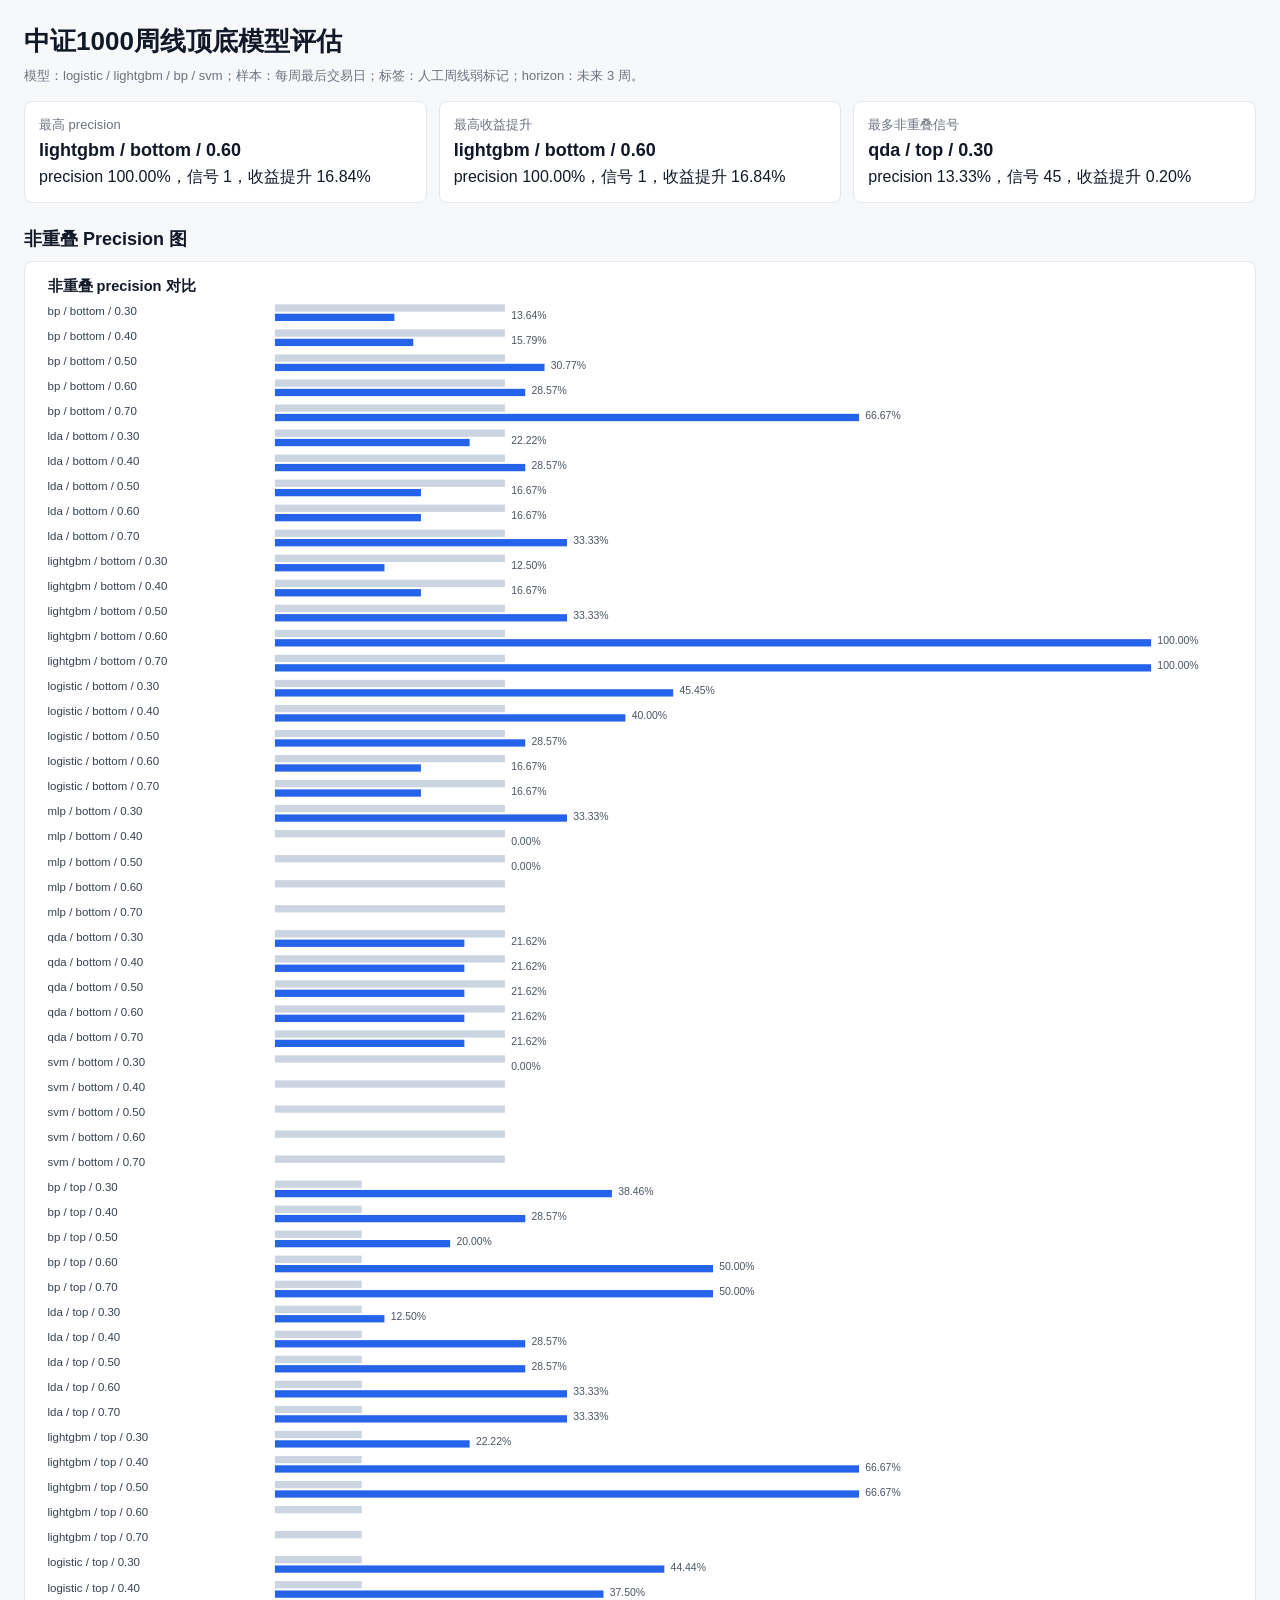
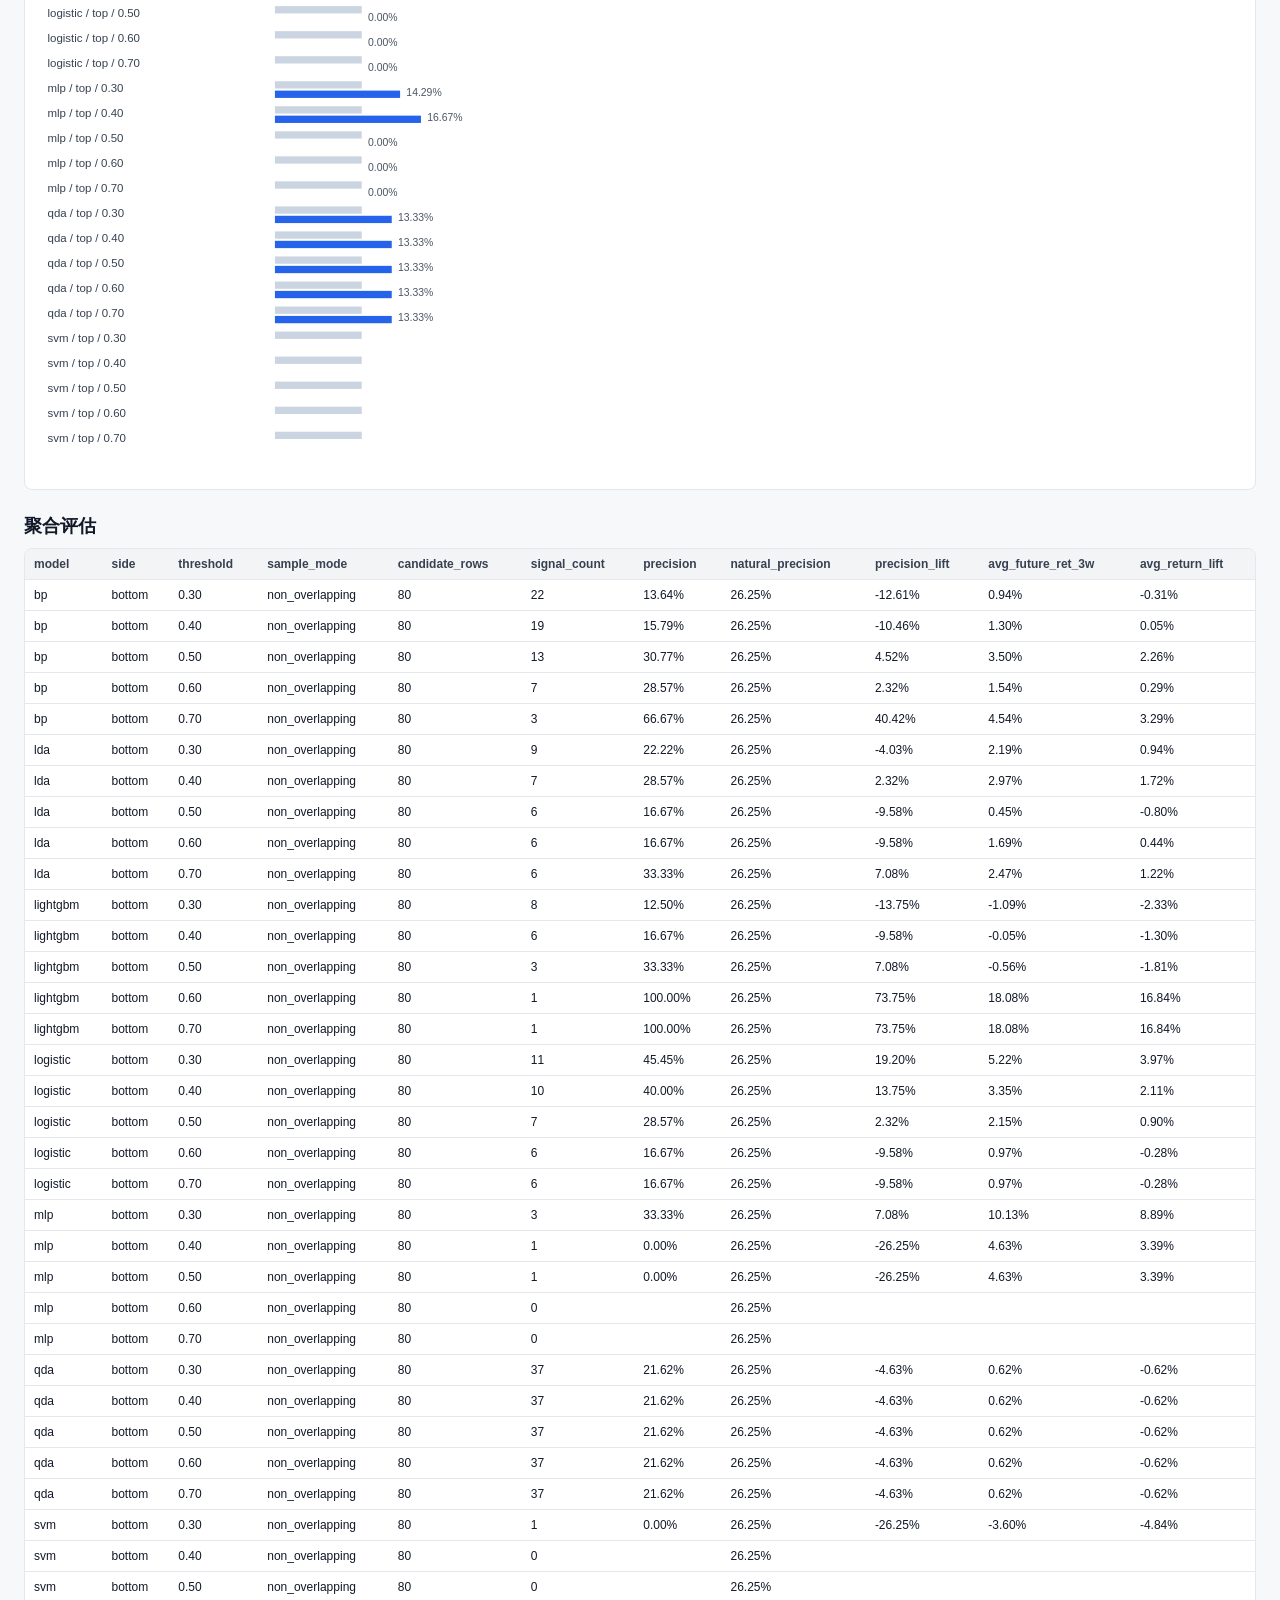
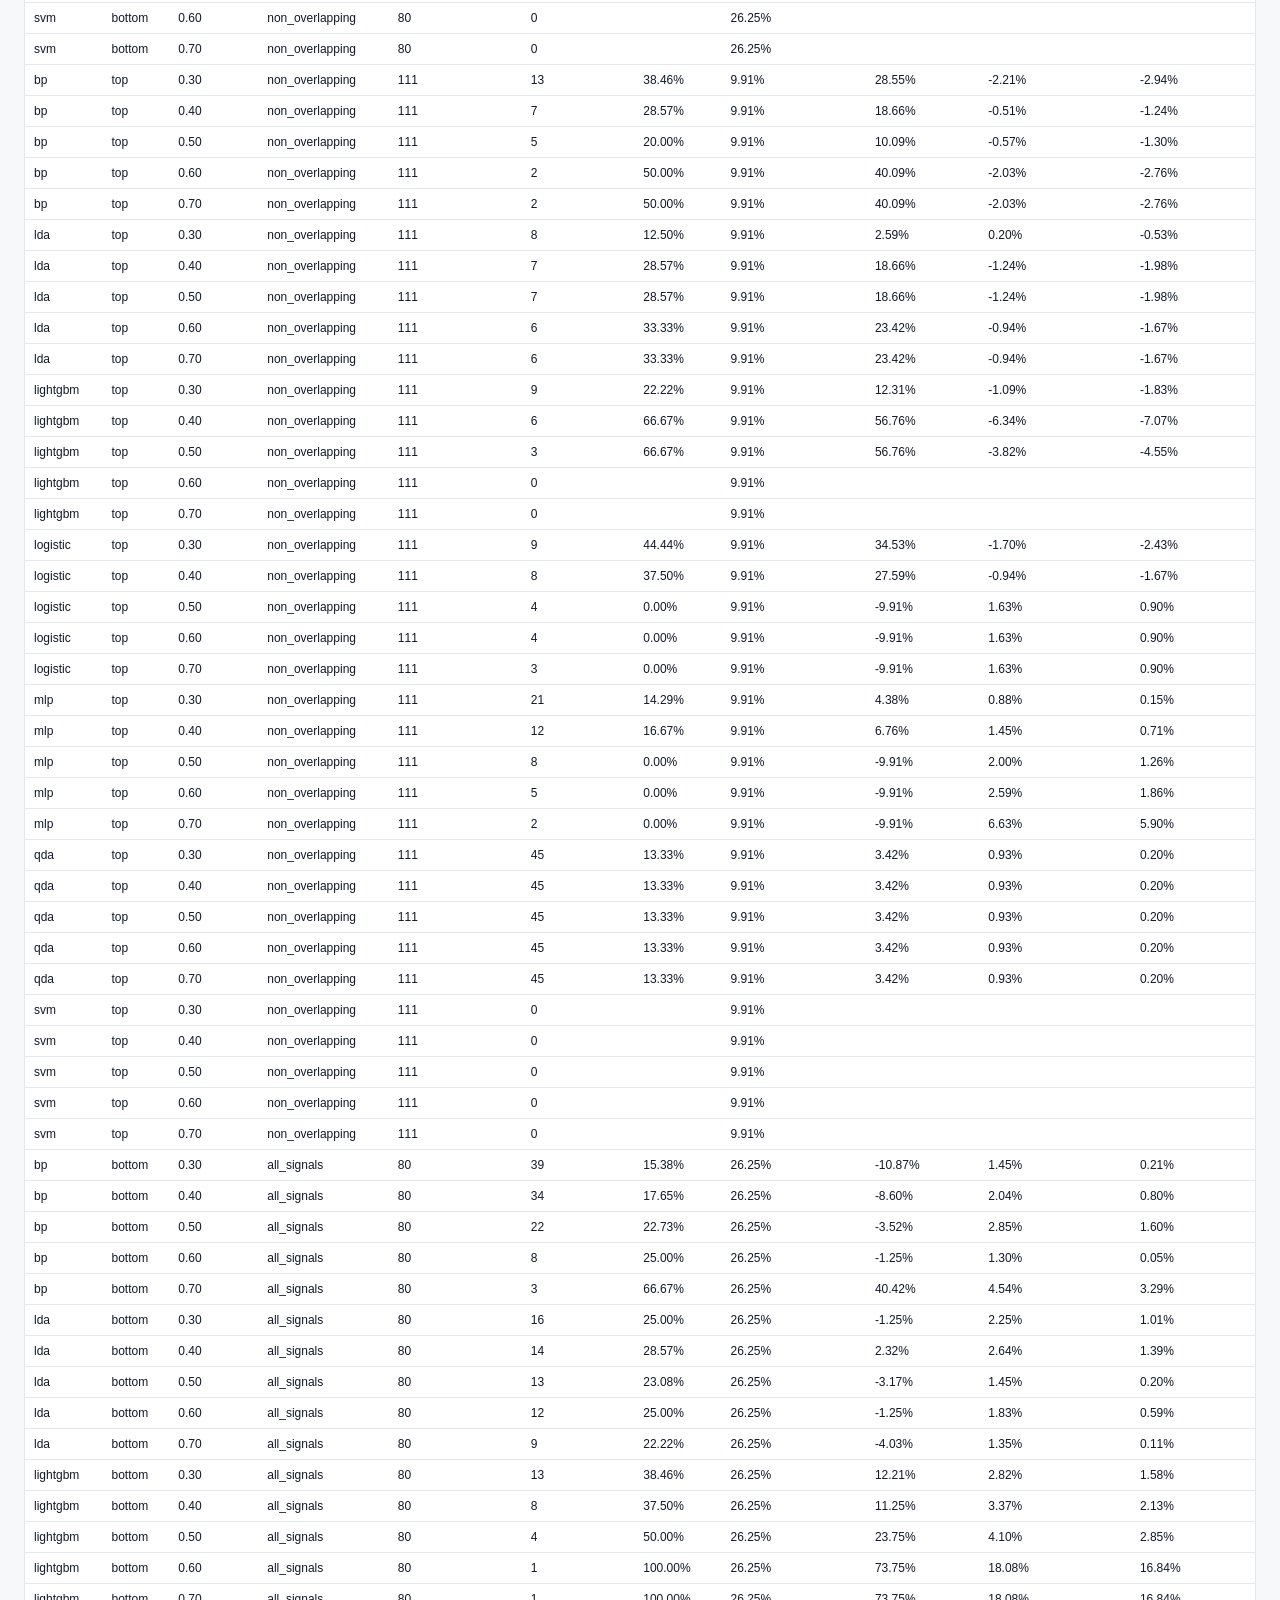
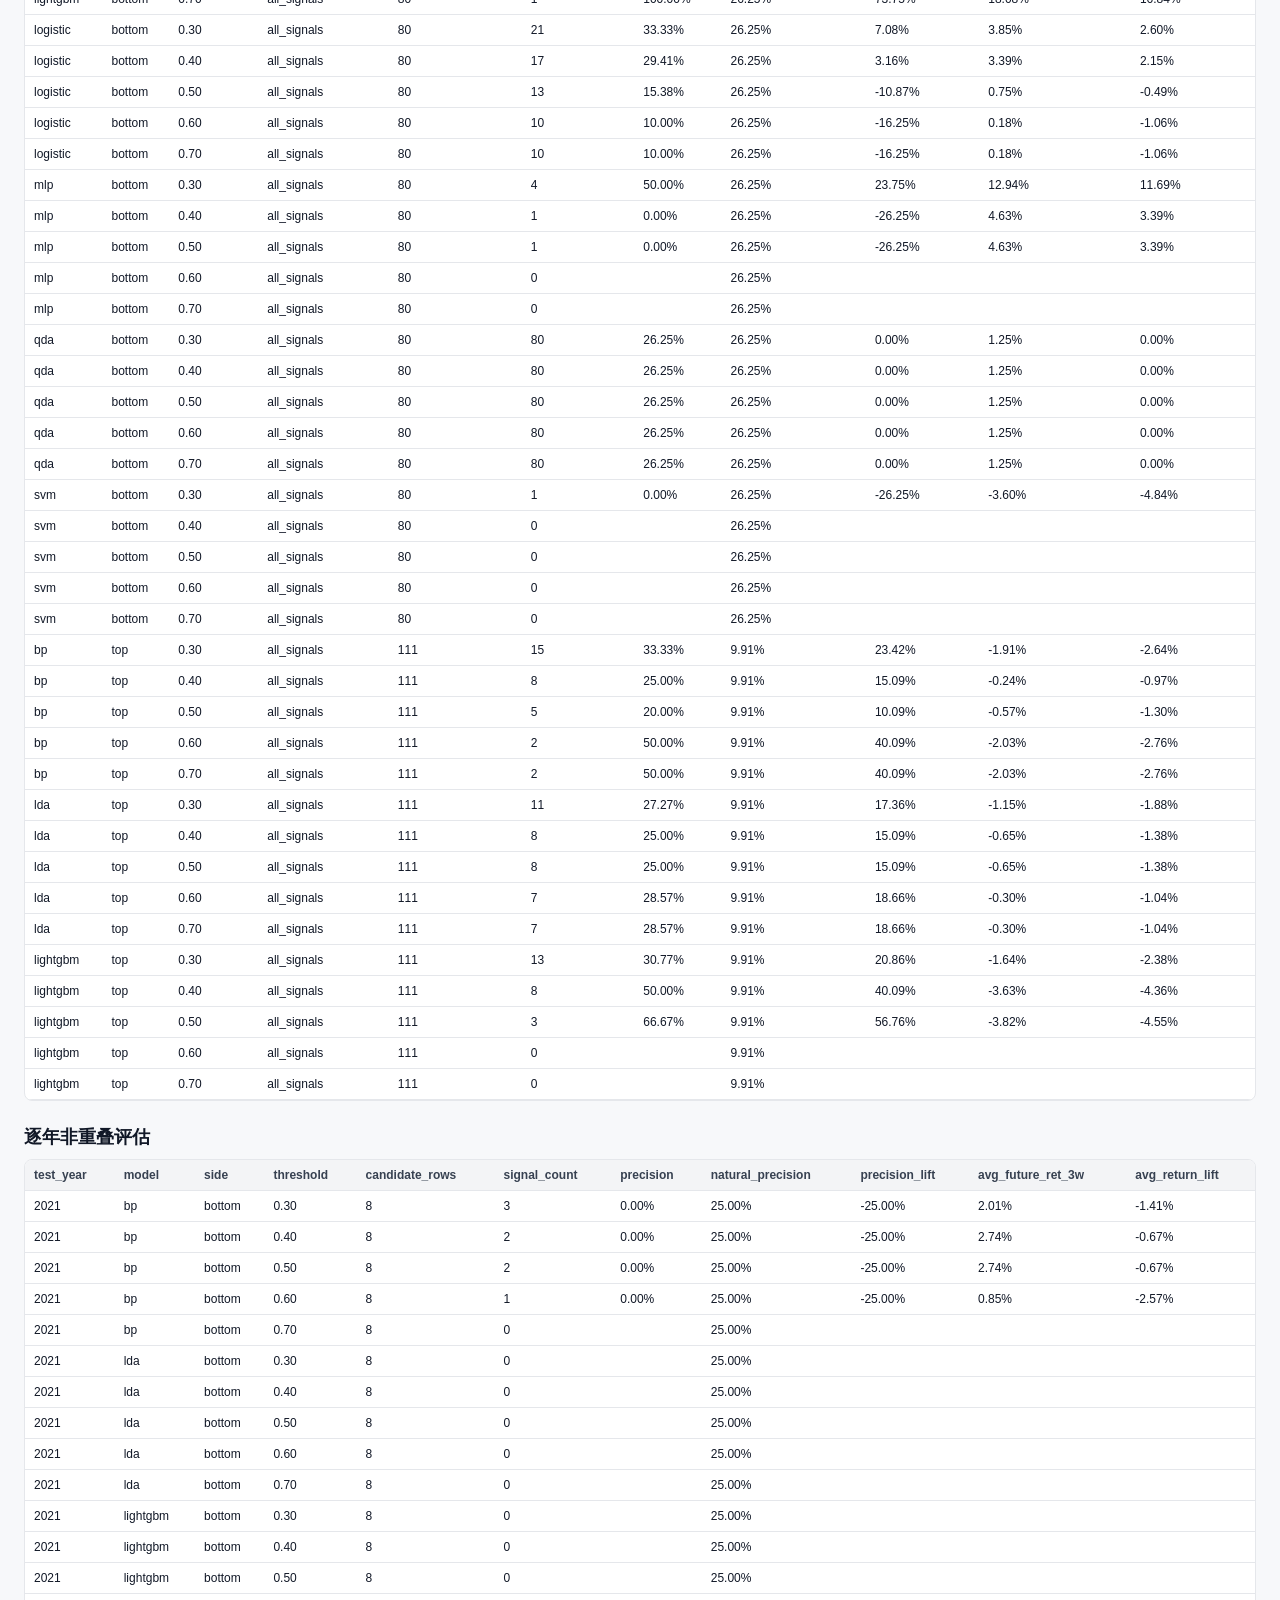
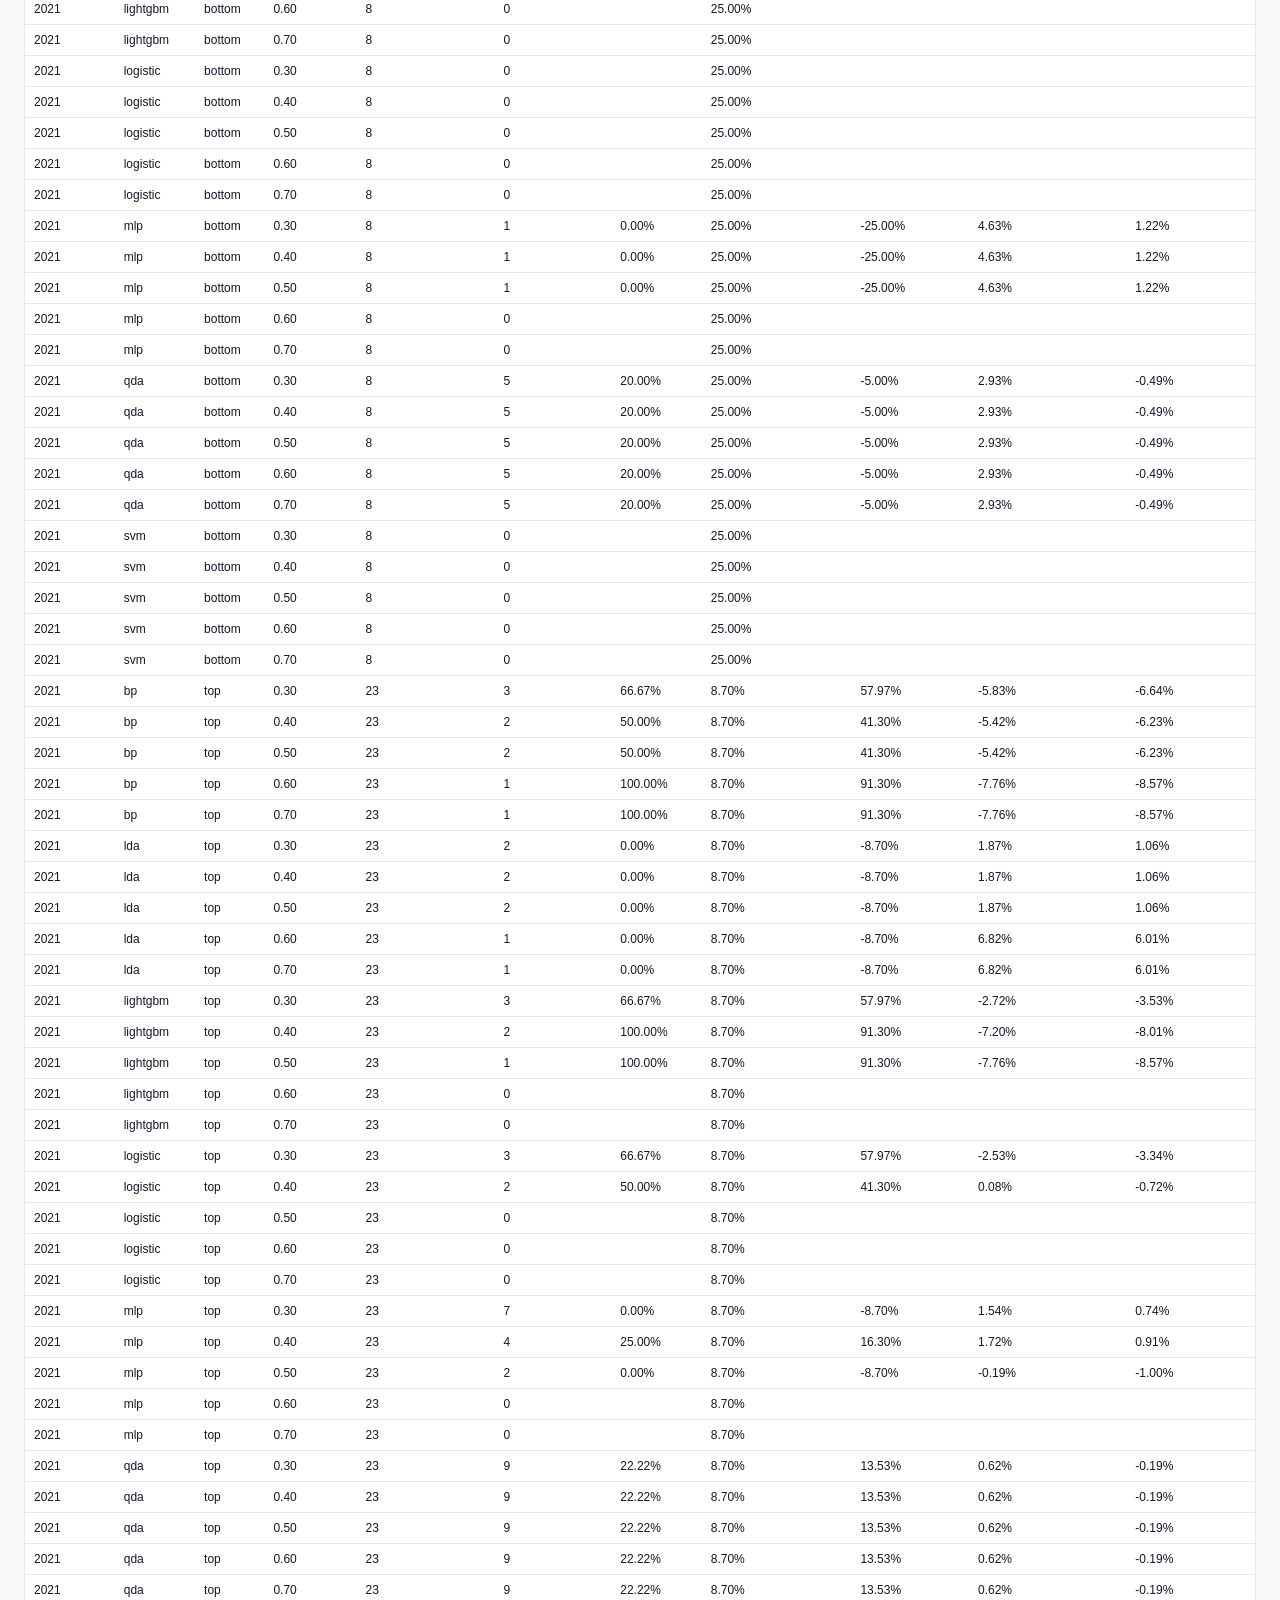
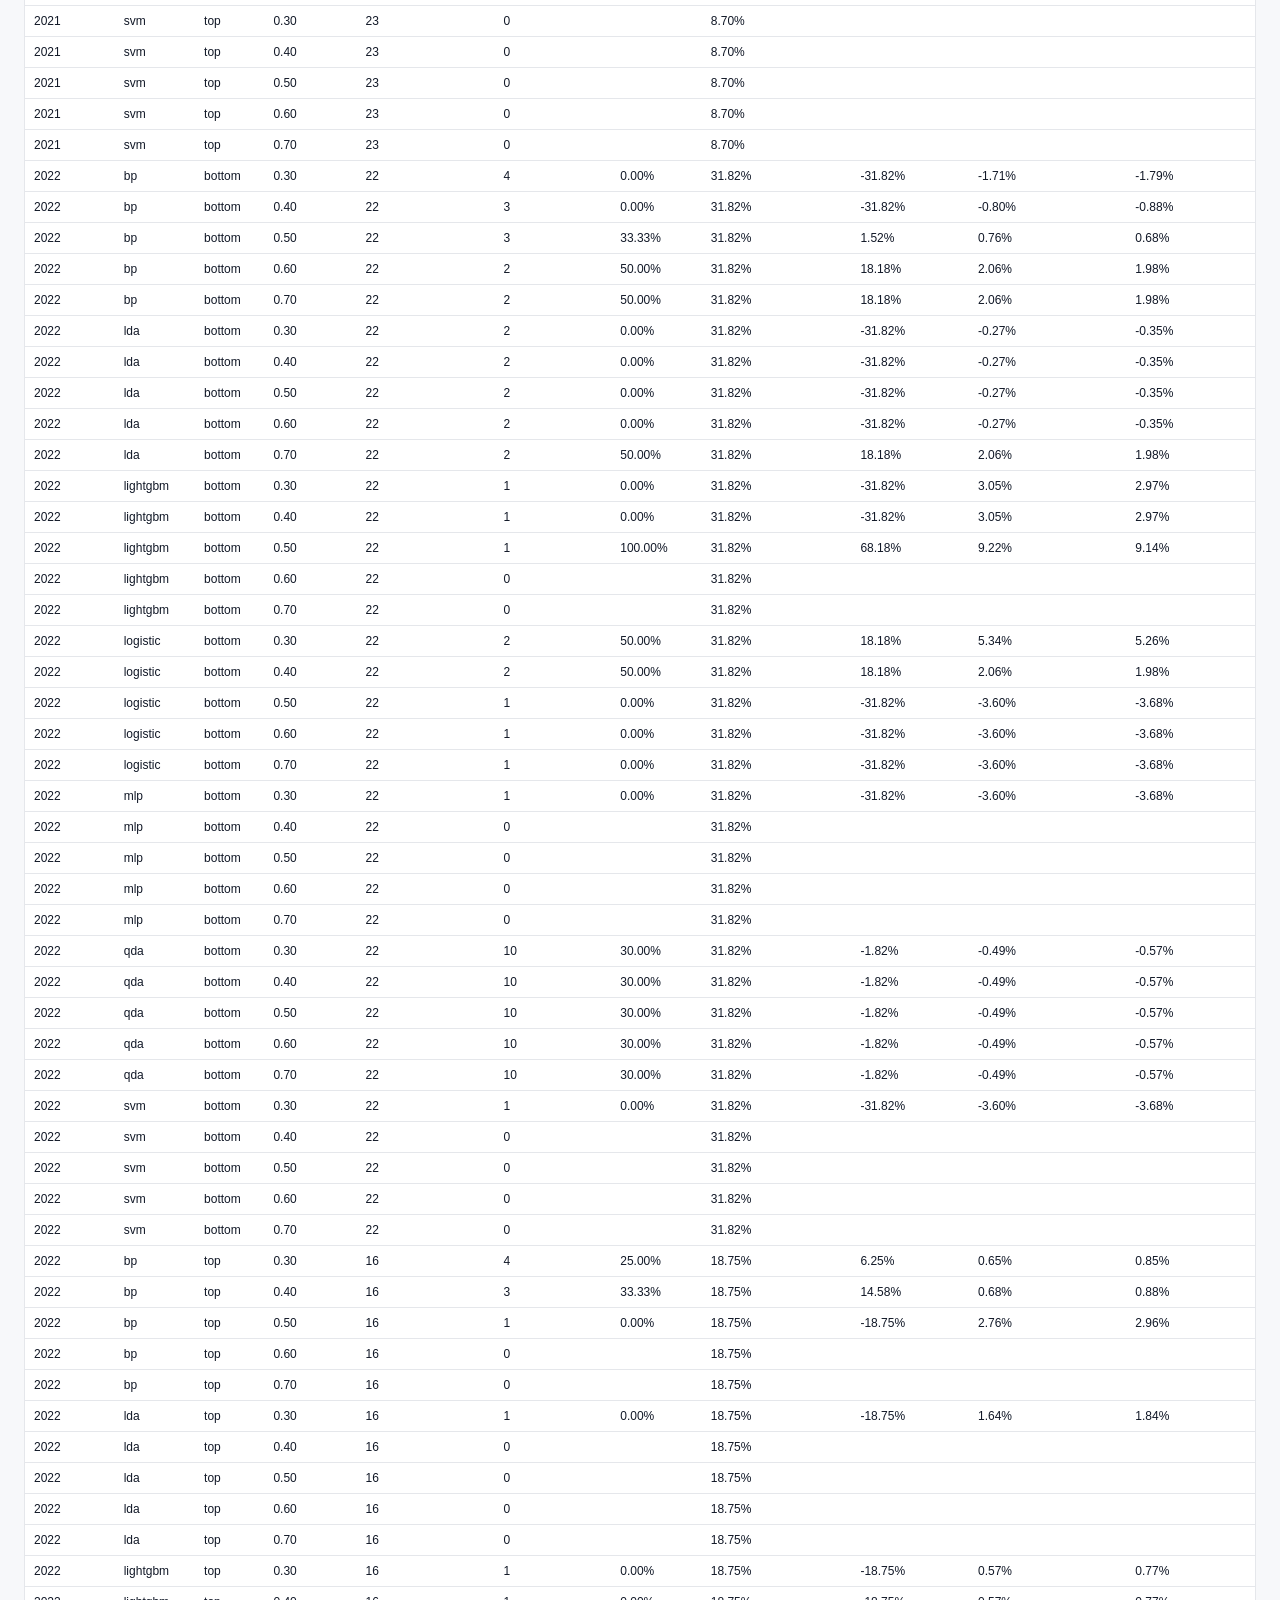
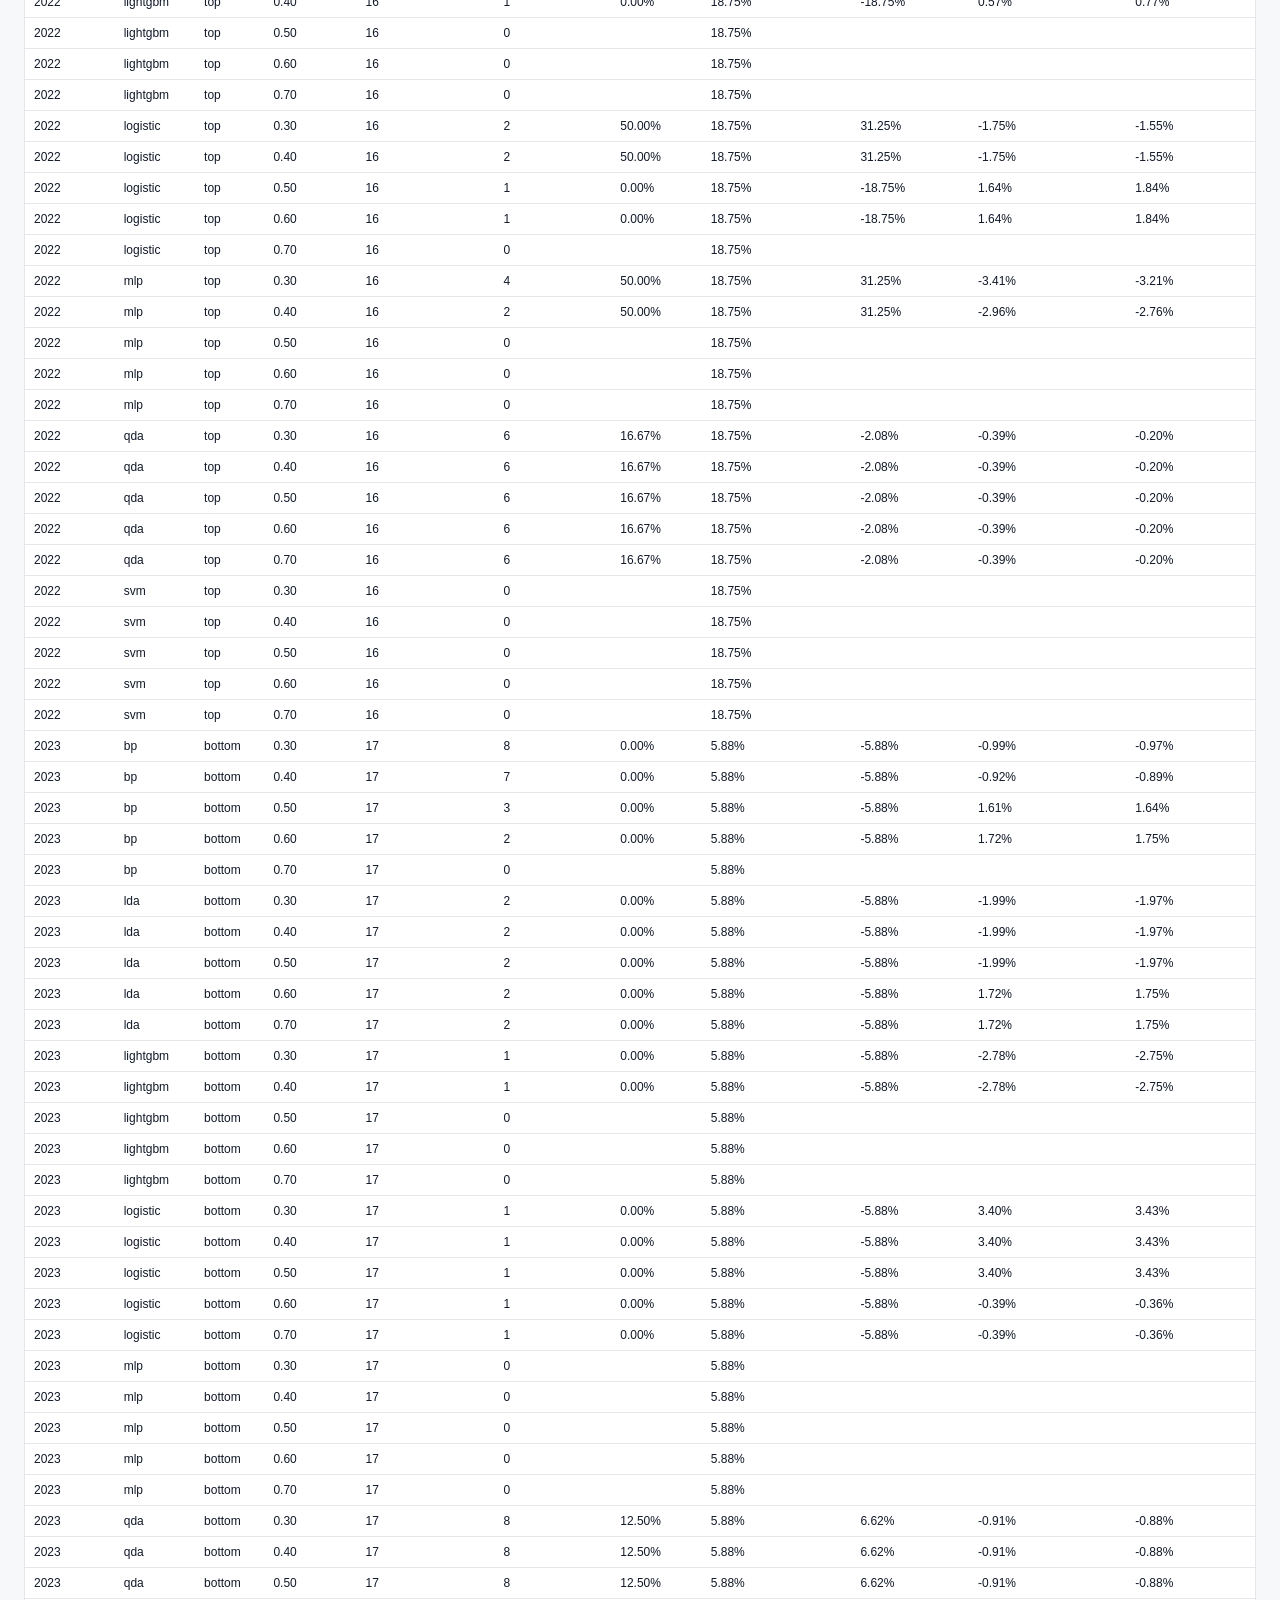
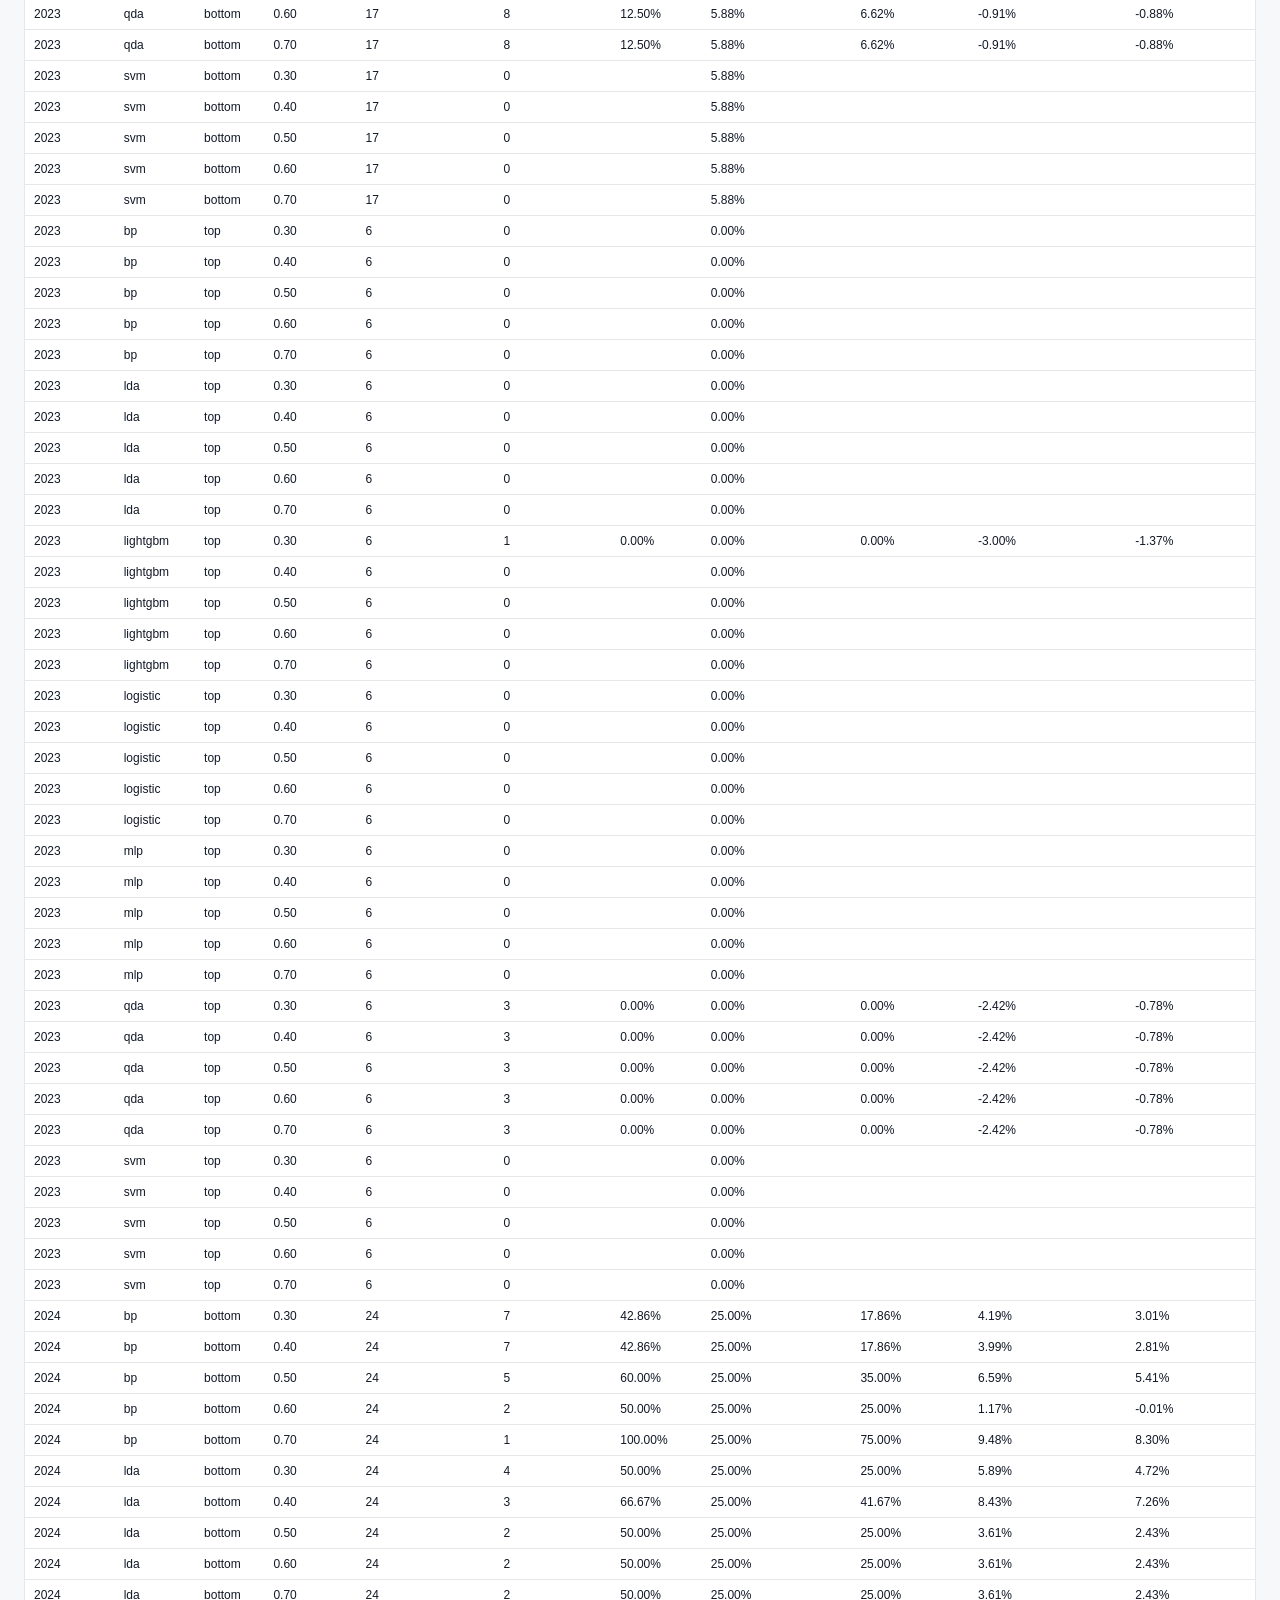
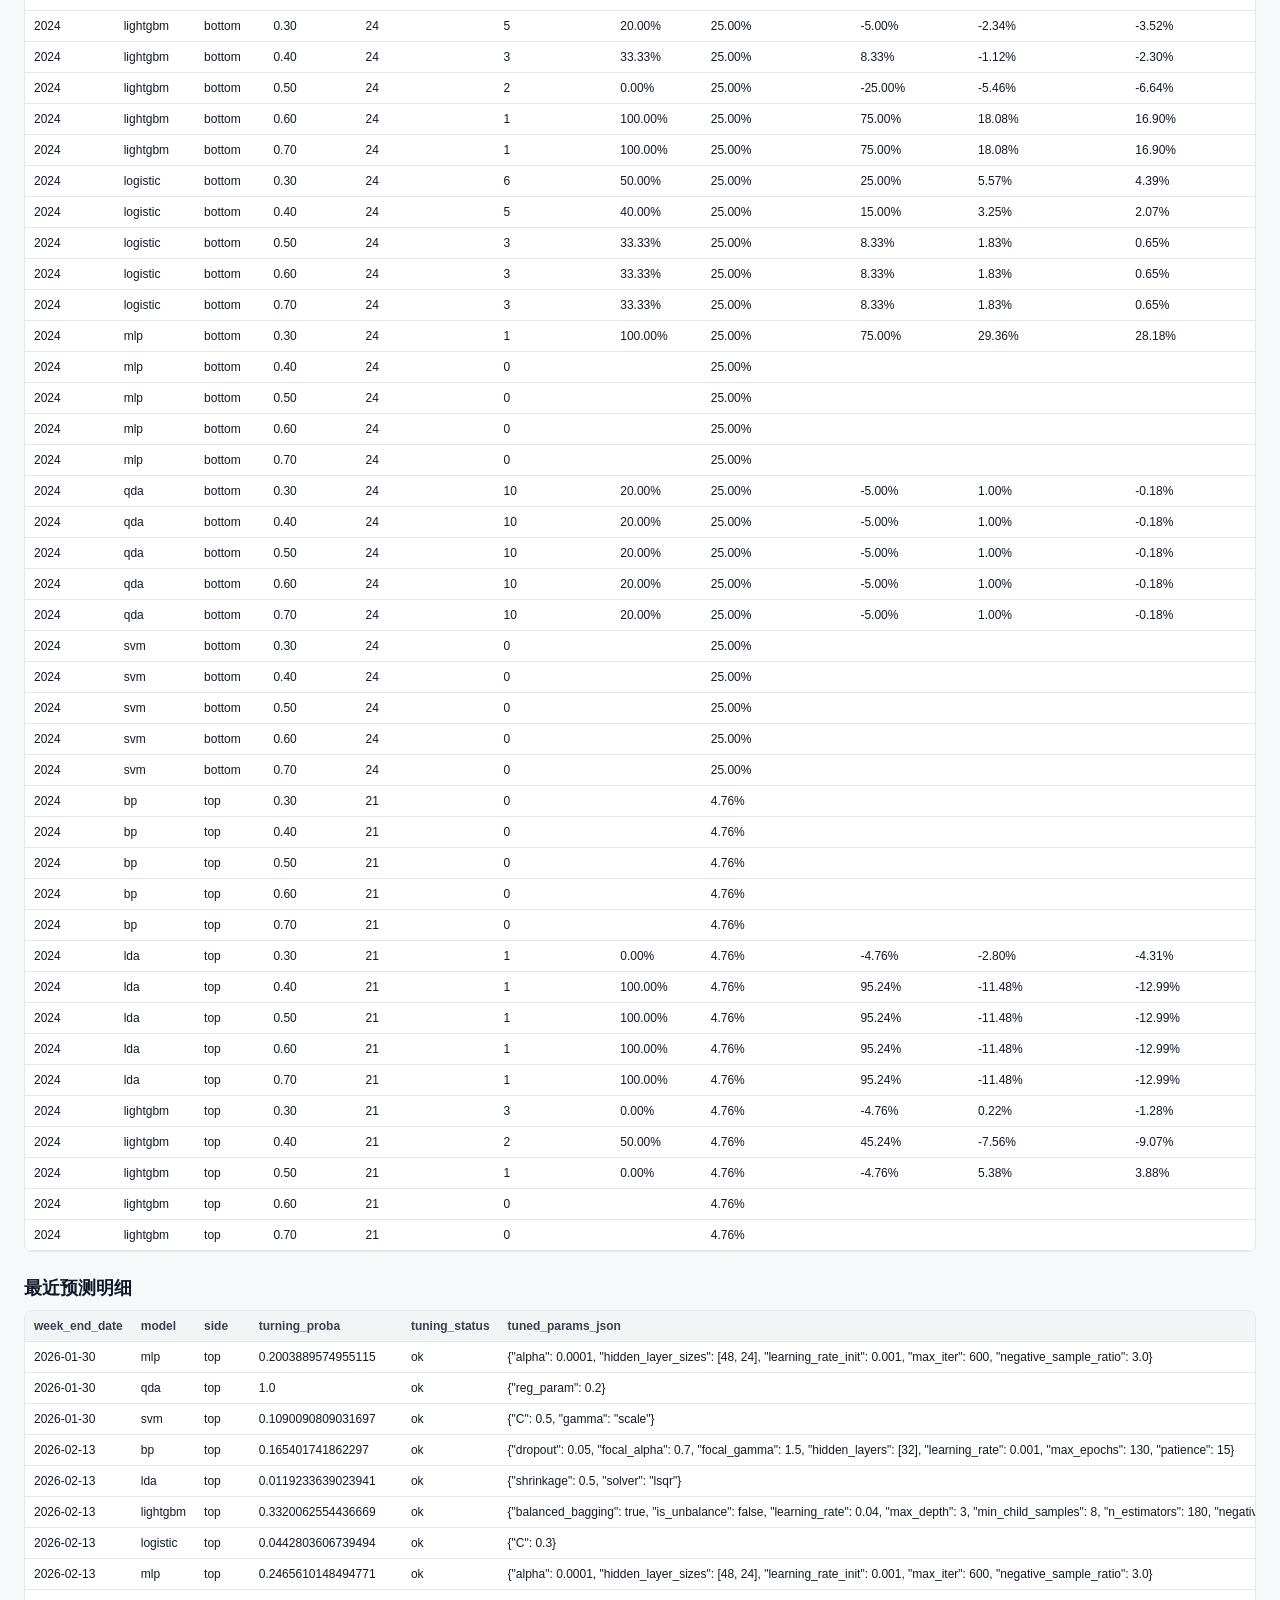
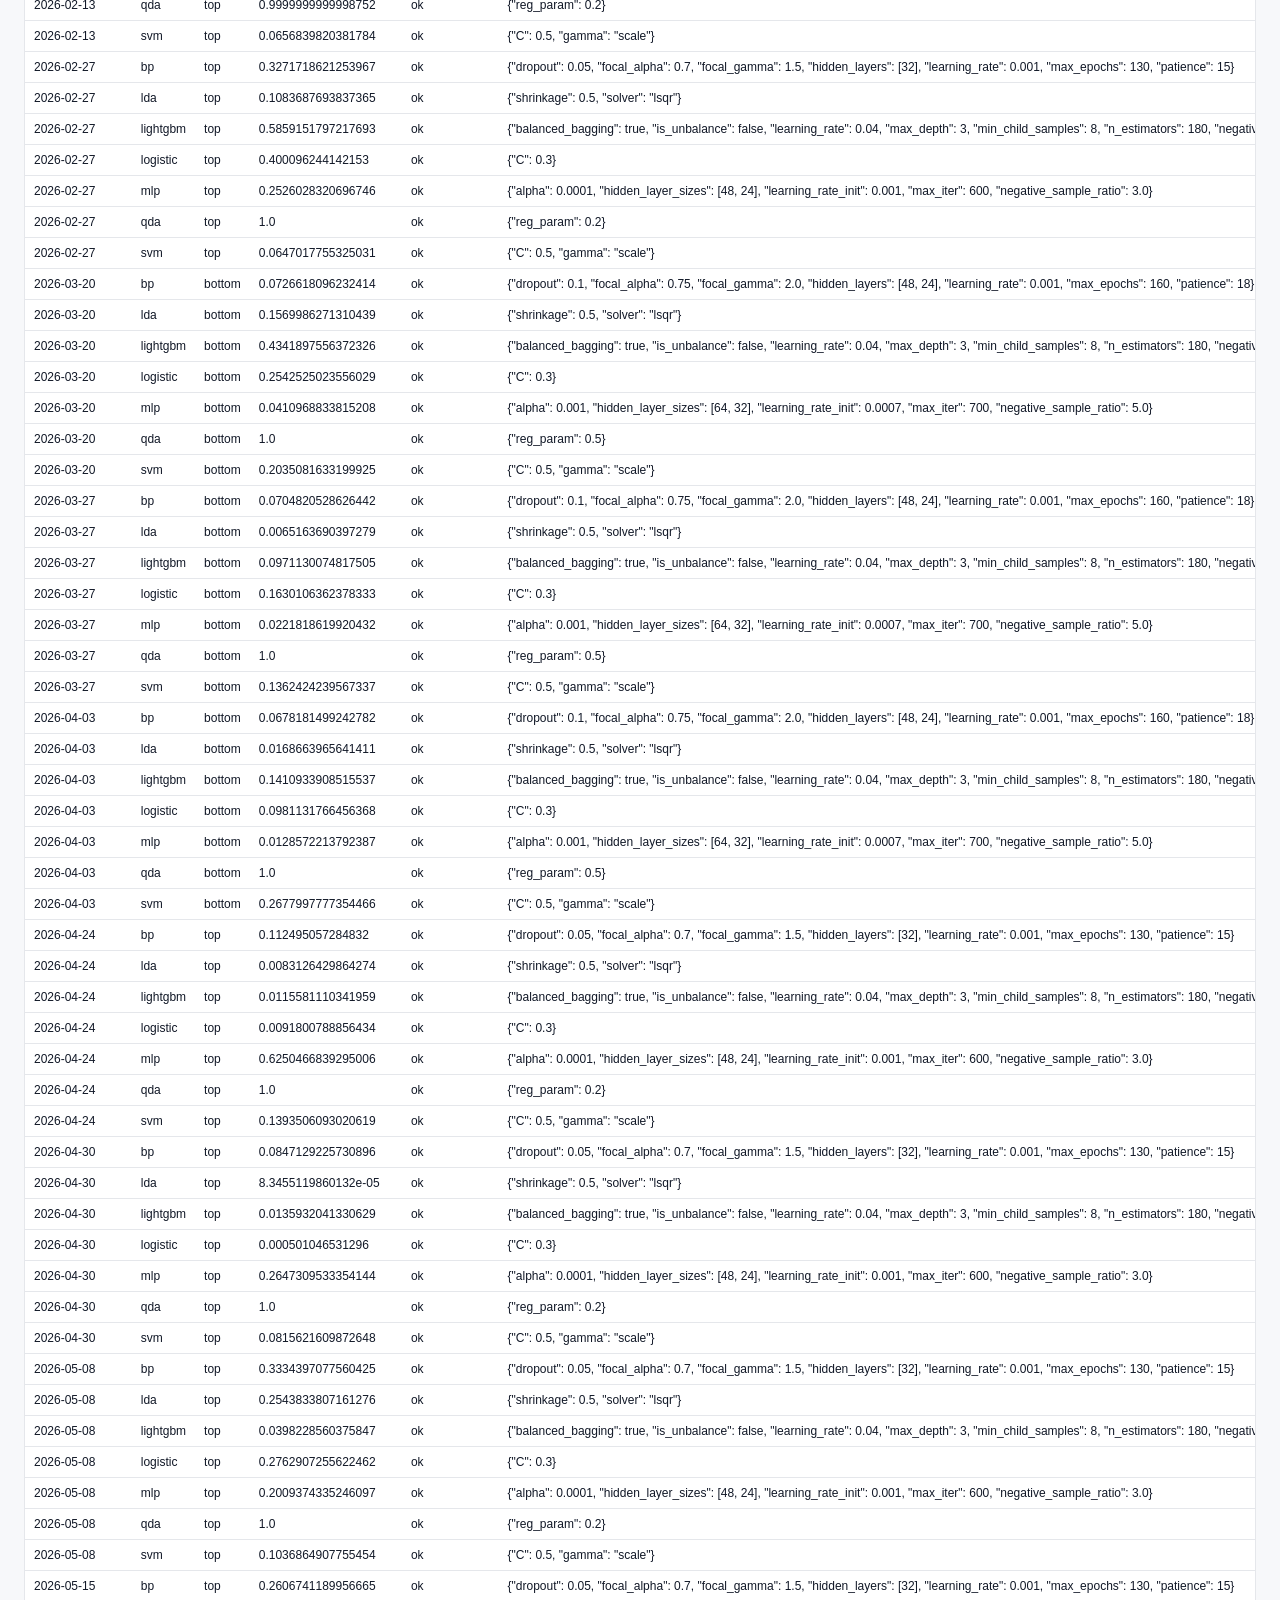
<file: data/reports/bottom_weekly_walk_forward_v0_1_3w.html>
<!doctype html>
<html lang="zh-CN">
<head>
  <meta charset="utf-8">
  <title>中证1000周线顶底模型评估</title>
  <style>
    body { font-family: "Microsoft YaHei", Arial, sans-serif; margin: 0; color: #111827; background: #f7f8fa; }
    main { max-width: 1320px; margin: 0 auto; padding: 24px; }
    h1 { margin: 0 0 8px; font-size: 26px; }
    h2 { margin: 24px 0 10px; font-size: 18px; }
    .muted { color: #6b7280; font-size: 13px; }
    .grid { display: grid; grid-template-columns: repeat(3, minmax(0, 1fr)); gap: 12px; margin-top: 16px; }
    .metric-card, .panel { background: #fff; border: 1px solid #e5e7eb; border-radius: 8px; padding: 14px; }
    .metric-main { font-size: 18px; font-weight: 700; margin: 6px 0; }
    .table-wrap { overflow-x: auto; background: #fff; border: 1px solid #e5e7eb; border-radius: 8px; }
    table { width: 100%; border-collapse: collapse; min-width: 980px; }
    th, td { padding: 8px 9px; border-bottom: 1px solid #e5e7eb; text-align: left; font-size: 12px; white-space: nowrap; }
    th { background: #f3f4f6; color: #374151; }
    .chart-wrap { overflow-x: auto; background: #fff; border: 1px solid #e5e7eb; border-radius: 8px; padding: 10px; }
    .bar-svg { min-width: 1000px; width: 100%; height: auto; display: block; }
  </style>
</head>
<body>
<main>
  <h1>中证1000周线顶底模型评估</h1>
  <div class="muted">模型：logistic / lightgbm / bp / svm；样本：每周最后交易日；标签：人工周线弱标记；horizon：未来 3 周。</div>
  <div class="grid"><section class='metric-card'><div class='muted'>最高 precision</div><div class='metric-main'>lightgbm / bottom / 0.60</div><div>precision 100.00%，信号 1，收益提升 16.84%</div></section><section class='metric-card'><div class='muted'>最高收益提升</div><div class='metric-main'>lightgbm / bottom / 0.60</div><div>precision 100.00%，信号 1，收益提升 16.84%</div></section><section class='metric-card'><div class='muted'>最多非重叠信号</div><div class='metric-main'>qda / top / 0.30</div><div>precision 13.33%，信号 45，收益提升 0.20%</div></section></div>

  <h2>非重叠 Precision 图</h2>
  <section class="chart-wrap"><svg class="bar-svg" viewBox="0 0 1160 1732" role="img"><text x="12" y="18" font-size="14" font-weight="700" fill="#111827">非重叠 precision 对比</text><text x="12" y="41" font-size="11" fill="#374151">bp / bottom / 0.30</text><rect x="230" y="31" width="220.50" height="7" fill="#cbd5e1" /><rect x="230" y="40" width="114.55" height="7" fill="#2563eb" /><text x="456.50" y="45" font-size="10" fill="#4b5563">13.64%</text><text x="12" y="65" font-size="11" fill="#374151">bp / bottom / 0.40</text><rect x="230" y="55" width="220.50" height="7" fill="#cbd5e1" /><rect x="230" y="64" width="132.63" height="7" fill="#2563eb" /><text x="456.50" y="69" font-size="10" fill="#4b5563">15.79%</text><text x="12" y="89" font-size="11" fill="#374151">bp / bottom / 0.50</text><rect x="230" y="79" width="220.50" height="7" fill="#cbd5e1" /><rect x="230" y="88" width="258.46" height="7" fill="#2563eb" /><text x="494.46" y="93" font-size="10" fill="#4b5563">30.77%</text><text x="12" y="113" font-size="11" fill="#374151">bp / bottom / 0.60</text><rect x="230" y="103" width="220.50" height="7" fill="#cbd5e1" /><rect x="230" y="112" width="240.00" height="7" fill="#2563eb" /><text x="476.00" y="117" font-size="10" fill="#4b5563">28.57%</text><text x="12" y="137" font-size="11" fill="#374151">bp / bottom / 0.70</text><rect x="230" y="127" width="220.50" height="7" fill="#cbd5e1" /><rect x="230" y="136" width="560.00" height="7" fill="#2563eb" /><text x="796.00" y="141" font-size="10" fill="#4b5563">66.67%</text><text x="12" y="161" font-size="11" fill="#374151">lda / bottom / 0.30</text><rect x="230" y="151" width="220.50" height="7" fill="#cbd5e1" /><rect x="230" y="160" width="186.67" height="7" fill="#2563eb" /><text x="456.50" y="165" font-size="10" fill="#4b5563">22.22%</text><text x="12" y="185" font-size="11" fill="#374151">lda / bottom / 0.40</text><rect x="230" y="175" width="220.50" height="7" fill="#cbd5e1" /><rect x="230" y="184" width="240.00" height="7" fill="#2563eb" /><text x="476.00" y="189" font-size="10" fill="#4b5563">28.57%</text><text x="12" y="209" font-size="11" fill="#374151">lda / bottom / 0.50</text><rect x="230" y="199" width="220.50" height="7" fill="#cbd5e1" /><rect x="230" y="208" width="140.00" height="7" fill="#2563eb" /><text x="456.50" y="213" font-size="10" fill="#4b5563">16.67%</text><text x="12" y="233" font-size="11" fill="#374151">lda / bottom / 0.60</text><rect x="230" y="223" width="220.50" height="7" fill="#cbd5e1" /><rect x="230" y="232" width="140.00" height="7" fill="#2563eb" /><text x="456.50" y="237" font-size="10" fill="#4b5563">16.67%</text><text x="12" y="257" font-size="11" fill="#374151">lda / bottom / 0.70</text><rect x="230" y="247" width="220.50" height="7" fill="#cbd5e1" /><rect x="230" y="256" width="280.00" height="7" fill="#2563eb" /><text x="516.00" y="261" font-size="10" fill="#4b5563">33.33%</text><text x="12" y="281" font-size="11" fill="#374151">lightgbm / bottom / 0.30</text><rect x="230" y="271" width="220.50" height="7" fill="#cbd5e1" /><rect x="230" y="280" width="105.00" height="7" fill="#2563eb" /><text x="456.50" y="285" font-size="10" fill="#4b5563">12.50%</text><text x="12" y="305" font-size="11" fill="#374151">lightgbm / bottom / 0.40</text><rect x="230" y="295" width="220.50" height="7" fill="#cbd5e1" /><rect x="230" y="304" width="140.00" height="7" fill="#2563eb" /><text x="456.50" y="309" font-size="10" fill="#4b5563">16.67%</text><text x="12" y="329" font-size="11" fill="#374151">lightgbm / bottom / 0.50</text><rect x="230" y="319" width="220.50" height="7" fill="#cbd5e1" /><rect x="230" y="328" width="280.00" height="7" fill="#2563eb" /><text x="516.00" y="333" font-size="10" fill="#4b5563">33.33%</text><text x="12" y="353" font-size="11" fill="#374151">lightgbm / bottom / 0.60</text><rect x="230" y="343" width="220.50" height="7" fill="#cbd5e1" /><rect x="230" y="352" width="840.00" height="7" fill="#2563eb" /><text x="1076.00" y="357" font-size="10" fill="#4b5563">100.00%</text><text x="12" y="377" font-size="11" fill="#374151">lightgbm / bottom / 0.70</text><rect x="230" y="367" width="220.50" height="7" fill="#cbd5e1" /><rect x="230" y="376" width="840.00" height="7" fill="#2563eb" /><text x="1076.00" y="381" font-size="10" fill="#4b5563">100.00%</text><text x="12" y="401" font-size="11" fill="#374151">logistic / bottom / 0.30</text><rect x="230" y="391" width="220.50" height="7" fill="#cbd5e1" /><rect x="230" y="400" width="381.82" height="7" fill="#2563eb" /><text x="617.82" y="405" font-size="10" fill="#4b5563">45.45%</text><text x="12" y="425" font-size="11" fill="#374151">logistic / bottom / 0.40</text><rect x="230" y="415" width="220.50" height="7" fill="#cbd5e1" /><rect x="230" y="424" width="336.00" height="7" fill="#2563eb" /><text x="572.00" y="429" font-size="10" fill="#4b5563">40.00%</text><text x="12" y="449" font-size="11" fill="#374151">logistic / bottom / 0.50</text><rect x="230" y="439" width="220.50" height="7" fill="#cbd5e1" /><rect x="230" y="448" width="240.00" height="7" fill="#2563eb" /><text x="476.00" y="453" font-size="10" fill="#4b5563">28.57%</text><text x="12" y="473" font-size="11" fill="#374151">logistic / bottom / 0.60</text><rect x="230" y="463" width="220.50" height="7" fill="#cbd5e1" /><rect x="230" y="472" width="140.00" height="7" fill="#2563eb" /><text x="456.50" y="477" font-size="10" fill="#4b5563">16.67%</text><text x="12" y="497" font-size="11" fill="#374151">logistic / bottom / 0.70</text><rect x="230" y="487" width="220.50" height="7" fill="#cbd5e1" /><rect x="230" y="496" width="140.00" height="7" fill="#2563eb" /><text x="456.50" y="501" font-size="10" fill="#4b5563">16.67%</text><text x="12" y="521" font-size="11" fill="#374151">mlp / bottom / 0.30</text><rect x="230" y="511" width="220.50" height="7" fill="#cbd5e1" /><rect x="230" y="520" width="280.00" height="7" fill="#2563eb" /><text x="516.00" y="525" font-size="10" fill="#4b5563">33.33%</text><text x="12" y="545" font-size="11" fill="#374151">mlp / bottom / 0.40</text><rect x="230" y="535" width="220.50" height="7" fill="#cbd5e1" /><rect x="230" y="544" width="0.00" height="7" fill="#2563eb" /><text x="456.50" y="549" font-size="10" fill="#4b5563">0.00%</text><text x="12" y="569" font-size="11" fill="#374151">mlp / bottom / 0.50</text><rect x="230" y="559" width="220.50" height="7" fill="#cbd5e1" /><rect x="230" y="568" width="0.00" height="7" fill="#2563eb" /><text x="456.50" y="573" font-size="10" fill="#4b5563">0.00%</text><text x="12" y="593" font-size="11" fill="#374151">mlp / bottom / 0.60</text><rect x="230" y="583" width="220.50" height="7" fill="#cbd5e1" /><rect x="230" y="592" width="nan" height="7" fill="#2563eb" /><text x="nan" y="597" font-size="10" fill="#4b5563"></text><text x="12" y="617" font-size="11" fill="#374151">mlp / bottom / 0.70</text><rect x="230" y="607" width="220.50" height="7" fill="#cbd5e1" /><rect x="230" y="616" width="nan" height="7" fill="#2563eb" /><text x="nan" y="621" font-size="10" fill="#4b5563"></text><text x="12" y="641" font-size="11" fill="#374151">qda / bottom / 0.30</text><rect x="230" y="631" width="220.50" height="7" fill="#cbd5e1" /><rect x="230" y="640" width="181.62" height="7" fill="#2563eb" /><text x="456.50" y="645" font-size="10" fill="#4b5563">21.62%</text><text x="12" y="665" font-size="11" fill="#374151">qda / bottom / 0.40</text><rect x="230" y="655" width="220.50" height="7" fill="#cbd5e1" /><rect x="230" y="664" width="181.62" height="7" fill="#2563eb" /><text x="456.50" y="669" font-size="10" fill="#4b5563">21.62%</text><text x="12" y="689" font-size="11" fill="#374151">qda / bottom / 0.50</text><rect x="230" y="679" width="220.50" height="7" fill="#cbd5e1" /><rect x="230" y="688" width="181.62" height="7" fill="#2563eb" /><text x="456.50" y="693" font-size="10" fill="#4b5563">21.62%</text><text x="12" y="713" font-size="11" fill="#374151">qda / bottom / 0.60</text><rect x="230" y="703" width="220.50" height="7" fill="#cbd5e1" /><rect x="230" y="712" width="181.62" height="7" fill="#2563eb" /><text x="456.50" y="717" font-size="10" fill="#4b5563">21.62%</text><text x="12" y="737" font-size="11" fill="#374151">qda / bottom / 0.70</text><rect x="230" y="727" width="220.50" height="7" fill="#cbd5e1" /><rect x="230" y="736" width="181.62" height="7" fill="#2563eb" /><text x="456.50" y="741" font-size="10" fill="#4b5563">21.62%</text><text x="12" y="761" font-size="11" fill="#374151">svm / bottom / 0.30</text><rect x="230" y="751" width="220.50" height="7" fill="#cbd5e1" /><rect x="230" y="760" width="0.00" height="7" fill="#2563eb" /><text x="456.50" y="765" font-size="10" fill="#4b5563">0.00%</text><text x="12" y="785" font-size="11" fill="#374151">svm / bottom / 0.40</text><rect x="230" y="775" width="220.50" height="7" fill="#cbd5e1" /><rect x="230" y="784" width="nan" height="7" fill="#2563eb" /><text x="nan" y="789" font-size="10" fill="#4b5563"></text><text x="12" y="809" font-size="11" fill="#374151">svm / bottom / 0.50</text><rect x="230" y="799" width="220.50" height="7" fill="#cbd5e1" /><rect x="230" y="808" width="nan" height="7" fill="#2563eb" /><text x="nan" y="813" font-size="10" fill="#4b5563"></text><text x="12" y="833" font-size="11" fill="#374151">svm / bottom / 0.60</text><rect x="230" y="823" width="220.50" height="7" fill="#cbd5e1" /><rect x="230" y="832" width="nan" height="7" fill="#2563eb" /><text x="nan" y="837" font-size="10" fill="#4b5563"></text><text x="12" y="857" font-size="11" fill="#374151">svm / bottom / 0.70</text><rect x="230" y="847" width="220.50" height="7" fill="#cbd5e1" /><rect x="230" y="856" width="nan" height="7" fill="#2563eb" /><text x="nan" y="861" font-size="10" fill="#4b5563"></text><text x="12" y="881" font-size="11" fill="#374151">bp / top / 0.30</text><rect x="230" y="871" width="83.24" height="7" fill="#cbd5e1" /><rect x="230" y="880" width="323.08" height="7" fill="#2563eb" /><text x="559.08" y="885" font-size="10" fill="#4b5563">38.46%</text><text x="12" y="905" font-size="11" fill="#374151">bp / top / 0.40</text><rect x="230" y="895" width="83.24" height="7" fill="#cbd5e1" /><rect x="230" y="904" width="240.00" height="7" fill="#2563eb" /><text x="476.00" y="909" font-size="10" fill="#4b5563">28.57%</text><text x="12" y="929" font-size="11" fill="#374151">bp / top / 0.50</text><rect x="230" y="919" width="83.24" height="7" fill="#cbd5e1" /><rect x="230" y="928" width="168.00" height="7" fill="#2563eb" /><text x="404.00" y="933" font-size="10" fill="#4b5563">20.00%</text><text x="12" y="953" font-size="11" fill="#374151">bp / top / 0.60</text><rect x="230" y="943" width="83.24" height="7" fill="#cbd5e1" /><rect x="230" y="952" width="420.00" height="7" fill="#2563eb" /><text x="656.00" y="957" font-size="10" fill="#4b5563">50.00%</text><text x="12" y="977" font-size="11" fill="#374151">bp / top / 0.70</text><rect x="230" y="967" width="83.24" height="7" fill="#cbd5e1" /><rect x="230" y="976" width="420.00" height="7" fill="#2563eb" /><text x="656.00" y="981" font-size="10" fill="#4b5563">50.00%</text><text x="12" y="1001" font-size="11" fill="#374151">lda / top / 0.30</text><rect x="230" y="991" width="83.24" height="7" fill="#cbd5e1" /><rect x="230" y="1000" width="105.00" height="7" fill="#2563eb" /><text x="341.00" y="1005" font-size="10" fill="#4b5563">12.50%</text><text x="12" y="1025" font-size="11" fill="#374151">lda / top / 0.40</text><rect x="230" y="1015" width="83.24" height="7" fill="#cbd5e1" /><rect x="230" y="1024" width="240.00" height="7" fill="#2563eb" /><text x="476.00" y="1029" font-size="10" fill="#4b5563">28.57%</text><text x="12" y="1049" font-size="11" fill="#374151">lda / top / 0.50</text><rect x="230" y="1039" width="83.24" height="7" fill="#cbd5e1" /><rect x="230" y="1048" width="240.00" height="7" fill="#2563eb" /><text x="476.00" y="1053" font-size="10" fill="#4b5563">28.57%</text><text x="12" y="1073" font-size="11" fill="#374151">lda / top / 0.60</text><rect x="230" y="1063" width="83.24" height="7" fill="#cbd5e1" /><rect x="230" y="1072" width="280.00" height="7" fill="#2563eb" /><text x="516.00" y="1077" font-size="10" fill="#4b5563">33.33%</text><text x="12" y="1097" font-size="11" fill="#374151">lda / top / 0.70</text><rect x="230" y="1087" width="83.24" height="7" fill="#cbd5e1" /><rect x="230" y="1096" width="280.00" height="7" fill="#2563eb" /><text x="516.00" y="1101" font-size="10" fill="#4b5563">33.33%</text><text x="12" y="1121" font-size="11" fill="#374151">lightgbm / top / 0.30</text><rect x="230" y="1111" width="83.24" height="7" fill="#cbd5e1" /><rect x="230" y="1120" width="186.67" height="7" fill="#2563eb" /><text x="422.67" y="1125" font-size="10" fill="#4b5563">22.22%</text><text x="12" y="1145" font-size="11" fill="#374151">lightgbm / top / 0.40</text><rect x="230" y="1135" width="83.24" height="7" fill="#cbd5e1" /><rect x="230" y="1144" width="560.00" height="7" fill="#2563eb" /><text x="796.00" y="1149" font-size="10" fill="#4b5563">66.67%</text><text x="12" y="1169" font-size="11" fill="#374151">lightgbm / top / 0.50</text><rect x="230" y="1159" width="83.24" height="7" fill="#cbd5e1" /><rect x="230" y="1168" width="560.00" height="7" fill="#2563eb" /><text x="796.00" y="1173" font-size="10" fill="#4b5563">66.67%</text><text x="12" y="1193" font-size="11" fill="#374151">lightgbm / top / 0.60</text><rect x="230" y="1183" width="83.24" height="7" fill="#cbd5e1" /><rect x="230" y="1192" width="nan" height="7" fill="#2563eb" /><text x="nan" y="1197" font-size="10" fill="#4b5563"></text><text x="12" y="1217" font-size="11" fill="#374151">lightgbm / top / 0.70</text><rect x="230" y="1207" width="83.24" height="7" fill="#cbd5e1" /><rect x="230" y="1216" width="nan" height="7" fill="#2563eb" /><text x="nan" y="1221" font-size="10" fill="#4b5563"></text><text x="12" y="1241" font-size="11" fill="#374151">logistic / top / 0.30</text><rect x="230" y="1231" width="83.24" height="7" fill="#cbd5e1" /><rect x="230" y="1240" width="373.33" height="7" fill="#2563eb" /><text x="609.33" y="1245" font-size="10" fill="#4b5563">44.44%</text><text x="12" y="1265" font-size="11" fill="#374151">logistic / top / 0.40</text><rect x="230" y="1255" width="83.24" height="7" fill="#cbd5e1" /><rect x="230" y="1264" width="315.00" height="7" fill="#2563eb" /><text x="551.00" y="1269" font-size="10" fill="#4b5563">37.50%</text><text x="12" y="1289" font-size="11" fill="#374151">logistic / top / 0.50</text><rect x="230" y="1279" width="83.24" height="7" fill="#cbd5e1" /><rect x="230" y="1288" width="0.00" height="7" fill="#2563eb" /><text x="319.24" y="1293" font-size="10" fill="#4b5563">0.00%</text><text x="12" y="1313" font-size="11" fill="#374151">logistic / top / 0.60</text><rect x="230" y="1303" width="83.24" height="7" fill="#cbd5e1" /><rect x="230" y="1312" width="0.00" height="7" fill="#2563eb" /><text x="319.24" y="1317" font-size="10" fill="#4b5563">0.00%</text><text x="12" y="1337" font-size="11" fill="#374151">logistic / top / 0.70</text><rect x="230" y="1327" width="83.24" height="7" fill="#cbd5e1" /><rect x="230" y="1336" width="0.00" height="7" fill="#2563eb" /><text x="319.24" y="1341" font-size="10" fill="#4b5563">0.00%</text><text x="12" y="1361" font-size="11" fill="#374151">mlp / top / 0.30</text><rect x="230" y="1351" width="83.24" height="7" fill="#cbd5e1" /><rect x="230" y="1360" width="120.00" height="7" fill="#2563eb" /><text x="356.00" y="1365" font-size="10" fill="#4b5563">14.29%</text><text x="12" y="1385" font-size="11" fill="#374151">mlp / top / 0.40</text><rect x="230" y="1375" width="83.24" height="7" fill="#cbd5e1" /><rect x="230" y="1384" width="140.00" height="7" fill="#2563eb" /><text x="376.00" y="1389" font-size="10" fill="#4b5563">16.67%</text><text x="12" y="1409" font-size="11" fill="#374151">mlp / top / 0.50</text><rect x="230" y="1399" width="83.24" height="7" fill="#cbd5e1" /><rect x="230" y="1408" width="0.00" height="7" fill="#2563eb" /><text x="319.24" y="1413" font-size="10" fill="#4b5563">0.00%</text><text x="12" y="1433" font-size="11" fill="#374151">mlp / top / 0.60</text><rect x="230" y="1423" width="83.24" height="7" fill="#cbd5e1" /><rect x="230" y="1432" width="0.00" height="7" fill="#2563eb" /><text x="319.24" y="1437" font-size="10" fill="#4b5563">0.00%</text><text x="12" y="1457" font-size="11" fill="#374151">mlp / top / 0.70</text><rect x="230" y="1447" width="83.24" height="7" fill="#cbd5e1" /><rect x="230" y="1456" width="0.00" height="7" fill="#2563eb" /><text x="319.24" y="1461" font-size="10" fill="#4b5563">0.00%</text><text x="12" y="1481" font-size="11" fill="#374151">qda / top / 0.30</text><rect x="230" y="1471" width="83.24" height="7" fill="#cbd5e1" /><rect x="230" y="1480" width="112.00" height="7" fill="#2563eb" /><text x="348.00" y="1485" font-size="10" fill="#4b5563">13.33%</text><text x="12" y="1505" font-size="11" fill="#374151">qda / top / 0.40</text><rect x="230" y="1495" width="83.24" height="7" fill="#cbd5e1" /><rect x="230" y="1504" width="112.00" height="7" fill="#2563eb" /><text x="348.00" y="1509" font-size="10" fill="#4b5563">13.33%</text><text x="12" y="1529" font-size="11" fill="#374151">qda / top / 0.50</text><rect x="230" y="1519" width="83.24" height="7" fill="#cbd5e1" /><rect x="230" y="1528" width="112.00" height="7" fill="#2563eb" /><text x="348.00" y="1533" font-size="10" fill="#4b5563">13.33%</text><text x="12" y="1553" font-size="11" fill="#374151">qda / top / 0.60</text><rect x="230" y="1543" width="83.24" height="7" fill="#cbd5e1" /><rect x="230" y="1552" width="112.00" height="7" fill="#2563eb" /><text x="348.00" y="1557" font-size="10" fill="#4b5563">13.33%</text><text x="12" y="1577" font-size="11" fill="#374151">qda / top / 0.70</text><rect x="230" y="1567" width="83.24" height="7" fill="#cbd5e1" /><rect x="230" y="1576" width="112.00" height="7" fill="#2563eb" /><text x="348.00" y="1581" font-size="10" fill="#4b5563">13.33%</text><text x="12" y="1601" font-size="11" fill="#374151">svm / top / 0.30</text><rect x="230" y="1591" width="83.24" height="7" fill="#cbd5e1" /><rect x="230" y="1600" width="nan" height="7" fill="#2563eb" /><text x="nan" y="1605" font-size="10" fill="#4b5563"></text><text x="12" y="1625" font-size="11" fill="#374151">svm / top / 0.40</text><rect x="230" y="1615" width="83.24" height="7" fill="#cbd5e1" /><rect x="230" y="1624" width="nan" height="7" fill="#2563eb" /><text x="nan" y="1629" font-size="10" fill="#4b5563"></text><text x="12" y="1649" font-size="11" fill="#374151">svm / top / 0.50</text><rect x="230" y="1639" width="83.24" height="7" fill="#cbd5e1" /><rect x="230" y="1648" width="nan" height="7" fill="#2563eb" /><text x="nan" y="1653" font-size="10" fill="#4b5563"></text><text x="12" y="1673" font-size="11" fill="#374151">svm / top / 0.60</text><rect x="230" y="1663" width="83.24" height="7" fill="#cbd5e1" /><rect x="230" y="1672" width="nan" height="7" fill="#2563eb" /><text x="nan" y="1677" font-size="10" fill="#4b5563"></text><text x="12" y="1697" font-size="11" fill="#374151">svm / top / 0.70</text><rect x="230" y="1687" width="83.24" height="7" fill="#cbd5e1" /><rect x="230" y="1696" width="nan" height="7" fill="#2563eb" /><text x="nan" y="1701" font-size="10" fill="#4b5563"></text></svg></section>

  <h2>聚合评估</h2>
  <section class="table-wrap">
    <table><thead><tr><th>model</th><th>side</th><th>threshold</th><th>sample_mode</th><th>candidate_rows</th><th>signal_count</th><th>precision</th><th>natural_precision</th><th>precision_lift</th><th>avg_future_ret_3w</th><th>avg_return_lift</th></tr></thead><tbody><tr><td>bp</td><td>bottom</td><td>0.30</td><td>non_overlapping</td><td>80</td><td>22</td><td>13.64%</td><td>26.25%</td><td>-12.61%</td><td>0.94%</td><td>-0.31%</td></tr><tr><td>bp</td><td>bottom</td><td>0.40</td><td>non_overlapping</td><td>80</td><td>19</td><td>15.79%</td><td>26.25%</td><td>-10.46%</td><td>1.30%</td><td>0.05%</td></tr><tr><td>bp</td><td>bottom</td><td>0.50</td><td>non_overlapping</td><td>80</td><td>13</td><td>30.77%</td><td>26.25%</td><td>4.52%</td><td>3.50%</td><td>2.26%</td></tr><tr><td>bp</td><td>bottom</td><td>0.60</td><td>non_overlapping</td><td>80</td><td>7</td><td>28.57%</td><td>26.25%</td><td>2.32%</td><td>1.54%</td><td>0.29%</td></tr><tr><td>bp</td><td>bottom</td><td>0.70</td><td>non_overlapping</td><td>80</td><td>3</td><td>66.67%</td><td>26.25%</td><td>40.42%</td><td>4.54%</td><td>3.29%</td></tr><tr><td>lda</td><td>bottom</td><td>0.30</td><td>non_overlapping</td><td>80</td><td>9</td><td>22.22%</td><td>26.25%</td><td>-4.03%</td><td>2.19%</td><td>0.94%</td></tr><tr><td>lda</td><td>bottom</td><td>0.40</td><td>non_overlapping</td><td>80</td><td>7</td><td>28.57%</td><td>26.25%</td><td>2.32%</td><td>2.97%</td><td>1.72%</td></tr><tr><td>lda</td><td>bottom</td><td>0.50</td><td>non_overlapping</td><td>80</td><td>6</td><td>16.67%</td><td>26.25%</td><td>-9.58%</td><td>0.45%</td><td>-0.80%</td></tr><tr><td>lda</td><td>bottom</td><td>0.60</td><td>non_overlapping</td><td>80</td><td>6</td><td>16.67%</td><td>26.25%</td><td>-9.58%</td><td>1.69%</td><td>0.44%</td></tr><tr><td>lda</td><td>bottom</td><td>0.70</td><td>non_overlapping</td><td>80</td><td>6</td><td>33.33%</td><td>26.25%</td><td>7.08%</td><td>2.47%</td><td>1.22%</td></tr><tr><td>lightgbm</td><td>bottom</td><td>0.30</td><td>non_overlapping</td><td>80</td><td>8</td><td>12.50%</td><td>26.25%</td><td>-13.75%</td><td>-1.09%</td><td>-2.33%</td></tr><tr><td>lightgbm</td><td>bottom</td><td>0.40</td><td>non_overlapping</td><td>80</td><td>6</td><td>16.67%</td><td>26.25%</td><td>-9.58%</td><td>-0.05%</td><td>-1.30%</td></tr><tr><td>lightgbm</td><td>bottom</td><td>0.50</td><td>non_overlapping</td><td>80</td><td>3</td><td>33.33%</td><td>26.25%</td><td>7.08%</td><td>-0.56%</td><td>-1.81%</td></tr><tr><td>lightgbm</td><td>bottom</td><td>0.60</td><td>non_overlapping</td><td>80</td><td>1</td><td>100.00%</td><td>26.25%</td><td>73.75%</td><td>18.08%</td><td>16.84%</td></tr><tr><td>lightgbm</td><td>bottom</td><td>0.70</td><td>non_overlapping</td><td>80</td><td>1</td><td>100.00%</td><td>26.25%</td><td>73.75%</td><td>18.08%</td><td>16.84%</td></tr><tr><td>logistic</td><td>bottom</td><td>0.30</td><td>non_overlapping</td><td>80</td><td>11</td><td>45.45%</td><td>26.25%</td><td>19.20%</td><td>5.22%</td><td>3.97%</td></tr><tr><td>logistic</td><td>bottom</td><td>0.40</td><td>non_overlapping</td><td>80</td><td>10</td><td>40.00%</td><td>26.25%</td><td>13.75%</td><td>3.35%</td><td>2.11%</td></tr><tr><td>logistic</td><td>bottom</td><td>0.50</td><td>non_overlapping</td><td>80</td><td>7</td><td>28.57%</td><td>26.25%</td><td>2.32%</td><td>2.15%</td><td>0.90%</td></tr><tr><td>logistic</td><td>bottom</td><td>0.60</td><td>non_overlapping</td><td>80</td><td>6</td><td>16.67%</td><td>26.25%</td><td>-9.58%</td><td>0.97%</td><td>-0.28%</td></tr><tr><td>logistic</td><td>bottom</td><td>0.70</td><td>non_overlapping</td><td>80</td><td>6</td><td>16.67%</td><td>26.25%</td><td>-9.58%</td><td>0.97%</td><td>-0.28%</td></tr><tr><td>mlp</td><td>bottom</td><td>0.30</td><td>non_overlapping</td><td>80</td><td>3</td><td>33.33%</td><td>26.25%</td><td>7.08%</td><td>10.13%</td><td>8.89%</td></tr><tr><td>mlp</td><td>bottom</td><td>0.40</td><td>non_overlapping</td><td>80</td><td>1</td><td>0.00%</td><td>26.25%</td><td>-26.25%</td><td>4.63%</td><td>3.39%</td></tr><tr><td>mlp</td><td>bottom</td><td>0.50</td><td>non_overlapping</td><td>80</td><td>1</td><td>0.00%</td><td>26.25%</td><td>-26.25%</td><td>4.63%</td><td>3.39%</td></tr><tr><td>mlp</td><td>bottom</td><td>0.60</td><td>non_overlapping</td><td>80</td><td>0</td><td></td><td>26.25%</td><td></td><td></td><td></td></tr><tr><td>mlp</td><td>bottom</td><td>0.70</td><td>non_overlapping</td><td>80</td><td>0</td><td></td><td>26.25%</td><td></td><td></td><td></td></tr><tr><td>qda</td><td>bottom</td><td>0.30</td><td>non_overlapping</td><td>80</td><td>37</td><td>21.62%</td><td>26.25%</td><td>-4.63%</td><td>0.62%</td><td>-0.62%</td></tr><tr><td>qda</td><td>bottom</td><td>0.40</td><td>non_overlapping</td><td>80</td><td>37</td><td>21.62%</td><td>26.25%</td><td>-4.63%</td><td>0.62%</td><td>-0.62%</td></tr><tr><td>qda</td><td>bottom</td><td>0.50</td><td>non_overlapping</td><td>80</td><td>37</td><td>21.62%</td><td>26.25%</td><td>-4.63%</td><td>0.62%</td><td>-0.62%</td></tr><tr><td>qda</td><td>bottom</td><td>0.60</td><td>non_overlapping</td><td>80</td><td>37</td><td>21.62%</td><td>26.25%</td><td>-4.63%</td><td>0.62%</td><td>-0.62%</td></tr><tr><td>qda</td><td>bottom</td><td>0.70</td><td>non_overlapping</td><td>80</td><td>37</td><td>21.62%</td><td>26.25%</td><td>-4.63%</td><td>0.62%</td><td>-0.62%</td></tr><tr><td>svm</td><td>bottom</td><td>0.30</td><td>non_overlapping</td><td>80</td><td>1</td><td>0.00%</td><td>26.25%</td><td>-26.25%</td><td>-3.60%</td><td>-4.84%</td></tr><tr><td>svm</td><td>bottom</td><td>0.40</td><td>non_overlapping</td><td>80</td><td>0</td><td></td><td>26.25%</td><td></td><td></td><td></td></tr><tr><td>svm</td><td>bottom</td><td>0.50</td><td>non_overlapping</td><td>80</td><td>0</td><td></td><td>26.25%</td><td></td><td></td><td></td></tr><tr><td>svm</td><td>bottom</td><td>0.60</td><td>non_overlapping</td><td>80</td><td>0</td><td></td><td>26.25%</td><td></td><td></td><td></td></tr><tr><td>svm</td><td>bottom</td><td>0.70</td><td>non_overlapping</td><td>80</td><td>0</td><td></td><td>26.25%</td><td></td><td></td><td></td></tr><tr><td>bp</td><td>top</td><td>0.30</td><td>non_overlapping</td><td>111</td><td>13</td><td>38.46%</td><td>9.91%</td><td>28.55%</td><td>-2.21%</td><td>-2.94%</td></tr><tr><td>bp</td><td>top</td><td>0.40</td><td>non_overlapping</td><td>111</td><td>7</td><td>28.57%</td><td>9.91%</td><td>18.66%</td><td>-0.51%</td><td>-1.24%</td></tr><tr><td>bp</td><td>top</td><td>0.50</td><td>non_overlapping</td><td>111</td><td>5</td><td>20.00%</td><td>9.91%</td><td>10.09%</td><td>-0.57%</td><td>-1.30%</td></tr><tr><td>bp</td><td>top</td><td>0.60</td><td>non_overlapping</td><td>111</td><td>2</td><td>50.00%</td><td>9.91%</td><td>40.09%</td><td>-2.03%</td><td>-2.76%</td></tr><tr><td>bp</td><td>top</td><td>0.70</td><td>non_overlapping</td><td>111</td><td>2</td><td>50.00%</td><td>9.91%</td><td>40.09%</td><td>-2.03%</td><td>-2.76%</td></tr><tr><td>lda</td><td>top</td><td>0.30</td><td>non_overlapping</td><td>111</td><td>8</td><td>12.50%</td><td>9.91%</td><td>2.59%</td><td>0.20%</td><td>-0.53%</td></tr><tr><td>lda</td><td>top</td><td>0.40</td><td>non_overlapping</td><td>111</td><td>7</td><td>28.57%</td><td>9.91%</td><td>18.66%</td><td>-1.24%</td><td>-1.98%</td></tr><tr><td>lda</td><td>top</td><td>0.50</td><td>non_overlapping</td><td>111</td><td>7</td><td>28.57%</td><td>9.91%</td><td>18.66%</td><td>-1.24%</td><td>-1.98%</td></tr><tr><td>lda</td><td>top</td><td>0.60</td><td>non_overlapping</td><td>111</td><td>6</td><td>33.33%</td><td>9.91%</td><td>23.42%</td><td>-0.94%</td><td>-1.67%</td></tr><tr><td>lda</td><td>top</td><td>0.70</td><td>non_overlapping</td><td>111</td><td>6</td><td>33.33%</td><td>9.91%</td><td>23.42%</td><td>-0.94%</td><td>-1.67%</td></tr><tr><td>lightgbm</td><td>top</td><td>0.30</td><td>non_overlapping</td><td>111</td><td>9</td><td>22.22%</td><td>9.91%</td><td>12.31%</td><td>-1.09%</td><td>-1.83%</td></tr><tr><td>lightgbm</td><td>top</td><td>0.40</td><td>non_overlapping</td><td>111</td><td>6</td><td>66.67%</td><td>9.91%</td><td>56.76%</td><td>-6.34%</td><td>-7.07%</td></tr><tr><td>lightgbm</td><td>top</td><td>0.50</td><td>non_overlapping</td><td>111</td><td>3</td><td>66.67%</td><td>9.91%</td><td>56.76%</td><td>-3.82%</td><td>-4.55%</td></tr><tr><td>lightgbm</td><td>top</td><td>0.60</td><td>non_overlapping</td><td>111</td><td>0</td><td></td><td>9.91%</td><td></td><td></td><td></td></tr><tr><td>lightgbm</td><td>top</td><td>0.70</td><td>non_overlapping</td><td>111</td><td>0</td><td></td><td>9.91%</td><td></td><td></td><td></td></tr><tr><td>logistic</td><td>top</td><td>0.30</td><td>non_overlapping</td><td>111</td><td>9</td><td>44.44%</td><td>9.91%</td><td>34.53%</td><td>-1.70%</td><td>-2.43%</td></tr><tr><td>logistic</td><td>top</td><td>0.40</td><td>non_overlapping</td><td>111</td><td>8</td><td>37.50%</td><td>9.91%</td><td>27.59%</td><td>-0.94%</td><td>-1.67%</td></tr><tr><td>logistic</td><td>top</td><td>0.50</td><td>non_overlapping</td><td>111</td><td>4</td><td>0.00%</td><td>9.91%</td><td>-9.91%</td><td>1.63%</td><td>0.90%</td></tr><tr><td>logistic</td><td>top</td><td>0.60</td><td>non_overlapping</td><td>111</td><td>4</td><td>0.00%</td><td>9.91%</td><td>-9.91%</td><td>1.63%</td><td>0.90%</td></tr><tr><td>logistic</td><td>top</td><td>0.70</td><td>non_overlapping</td><td>111</td><td>3</td><td>0.00%</td><td>9.91%</td><td>-9.91%</td><td>1.63%</td><td>0.90%</td></tr><tr><td>mlp</td><td>top</td><td>0.30</td><td>non_overlapping</td><td>111</td><td>21</td><td>14.29%</td><td>9.91%</td><td>4.38%</td><td>0.88%</td><td>0.15%</td></tr><tr><td>mlp</td><td>top</td><td>0.40</td><td>non_overlapping</td><td>111</td><td>12</td><td>16.67%</td><td>9.91%</td><td>6.76%</td><td>1.45%</td><td>0.71%</td></tr><tr><td>mlp</td><td>top</td><td>0.50</td><td>non_overlapping</td><td>111</td><td>8</td><td>0.00%</td><td>9.91%</td><td>-9.91%</td><td>2.00%</td><td>1.26%</td></tr><tr><td>mlp</td><td>top</td><td>0.60</td><td>non_overlapping</td><td>111</td><td>5</td><td>0.00%</td><td>9.91%</td><td>-9.91%</td><td>2.59%</td><td>1.86%</td></tr><tr><td>mlp</td><td>top</td><td>0.70</td><td>non_overlapping</td><td>111</td><td>2</td><td>0.00%</td><td>9.91%</td><td>-9.91%</td><td>6.63%</td><td>5.90%</td></tr><tr><td>qda</td><td>top</td><td>0.30</td><td>non_overlapping</td><td>111</td><td>45</td><td>13.33%</td><td>9.91%</td><td>3.42%</td><td>0.93%</td><td>0.20%</td></tr><tr><td>qda</td><td>top</td><td>0.40</td><td>non_overlapping</td><td>111</td><td>45</td><td>13.33%</td><td>9.91%</td><td>3.42%</td><td>0.93%</td><td>0.20%</td></tr><tr><td>qda</td><td>top</td><td>0.50</td><td>non_overlapping</td><td>111</td><td>45</td><td>13.33%</td><td>9.91%</td><td>3.42%</td><td>0.93%</td><td>0.20%</td></tr><tr><td>qda</td><td>top</td><td>0.60</td><td>non_overlapping</td><td>111</td><td>45</td><td>13.33%</td><td>9.91%</td><td>3.42%</td><td>0.93%</td><td>0.20%</td></tr><tr><td>qda</td><td>top</td><td>0.70</td><td>non_overlapping</td><td>111</td><td>45</td><td>13.33%</td><td>9.91%</td><td>3.42%</td><td>0.93%</td><td>0.20%</td></tr><tr><td>svm</td><td>top</td><td>0.30</td><td>non_overlapping</td><td>111</td><td>0</td><td></td><td>9.91%</td><td></td><td></td><td></td></tr><tr><td>svm</td><td>top</td><td>0.40</td><td>non_overlapping</td><td>111</td><td>0</td><td></td><td>9.91%</td><td></td><td></td><td></td></tr><tr><td>svm</td><td>top</td><td>0.50</td><td>non_overlapping</td><td>111</td><td>0</td><td></td><td>9.91%</td><td></td><td></td><td></td></tr><tr><td>svm</td><td>top</td><td>0.60</td><td>non_overlapping</td><td>111</td><td>0</td><td></td><td>9.91%</td><td></td><td></td><td></td></tr><tr><td>svm</td><td>top</td><td>0.70</td><td>non_overlapping</td><td>111</td><td>0</td><td></td><td>9.91%</td><td></td><td></td><td></td></tr><tr><td>bp</td><td>bottom</td><td>0.30</td><td>all_signals</td><td>80</td><td>39</td><td>15.38%</td><td>26.25%</td><td>-10.87%</td><td>1.45%</td><td>0.21%</td></tr><tr><td>bp</td><td>bottom</td><td>0.40</td><td>all_signals</td><td>80</td><td>34</td><td>17.65%</td><td>26.25%</td><td>-8.60%</td><td>2.04%</td><td>0.80%</td></tr><tr><td>bp</td><td>bottom</td><td>0.50</td><td>all_signals</td><td>80</td><td>22</td><td>22.73%</td><td>26.25%</td><td>-3.52%</td><td>2.85%</td><td>1.60%</td></tr><tr><td>bp</td><td>bottom</td><td>0.60</td><td>all_signals</td><td>80</td><td>8</td><td>25.00%</td><td>26.25%</td><td>-1.25%</td><td>1.30%</td><td>0.05%</td></tr><tr><td>bp</td><td>bottom</td><td>0.70</td><td>all_signals</td><td>80</td><td>3</td><td>66.67%</td><td>26.25%</td><td>40.42%</td><td>4.54%</td><td>3.29%</td></tr><tr><td>lda</td><td>bottom</td><td>0.30</td><td>all_signals</td><td>80</td><td>16</td><td>25.00%</td><td>26.25%</td><td>-1.25%</td><td>2.25%</td><td>1.01%</td></tr><tr><td>lda</td><td>bottom</td><td>0.40</td><td>all_signals</td><td>80</td><td>14</td><td>28.57%</td><td>26.25%</td><td>2.32%</td><td>2.64%</td><td>1.39%</td></tr><tr><td>lda</td><td>bottom</td><td>0.50</td><td>all_signals</td><td>80</td><td>13</td><td>23.08%</td><td>26.25%</td><td>-3.17%</td><td>1.45%</td><td>0.20%</td></tr><tr><td>lda</td><td>bottom</td><td>0.60</td><td>all_signals</td><td>80</td><td>12</td><td>25.00%</td><td>26.25%</td><td>-1.25%</td><td>1.83%</td><td>0.59%</td></tr><tr><td>lda</td><td>bottom</td><td>0.70</td><td>all_signals</td><td>80</td><td>9</td><td>22.22%</td><td>26.25%</td><td>-4.03%</td><td>1.35%</td><td>0.11%</td></tr><tr><td>lightgbm</td><td>bottom</td><td>0.30</td><td>all_signals</td><td>80</td><td>13</td><td>38.46%</td><td>26.25%</td><td>12.21%</td><td>2.82%</td><td>1.58%</td></tr><tr><td>lightgbm</td><td>bottom</td><td>0.40</td><td>all_signals</td><td>80</td><td>8</td><td>37.50%</td><td>26.25%</td><td>11.25%</td><td>3.37%</td><td>2.13%</td></tr><tr><td>lightgbm</td><td>bottom</td><td>0.50</td><td>all_signals</td><td>80</td><td>4</td><td>50.00%</td><td>26.25%</td><td>23.75%</td><td>4.10%</td><td>2.85%</td></tr><tr><td>lightgbm</td><td>bottom</td><td>0.60</td><td>all_signals</td><td>80</td><td>1</td><td>100.00%</td><td>26.25%</td><td>73.75%</td><td>18.08%</td><td>16.84%</td></tr><tr><td>lightgbm</td><td>bottom</td><td>0.70</td><td>all_signals</td><td>80</td><td>1</td><td>100.00%</td><td>26.25%</td><td>73.75%</td><td>18.08%</td><td>16.84%</td></tr><tr><td>logistic</td><td>bottom</td><td>0.30</td><td>all_signals</td><td>80</td><td>21</td><td>33.33%</td><td>26.25%</td><td>7.08%</td><td>3.85%</td><td>2.60%</td></tr><tr><td>logistic</td><td>bottom</td><td>0.40</td><td>all_signals</td><td>80</td><td>17</td><td>29.41%</td><td>26.25%</td><td>3.16%</td><td>3.39%</td><td>2.15%</td></tr><tr><td>logistic</td><td>bottom</td><td>0.50</td><td>all_signals</td><td>80</td><td>13</td><td>15.38%</td><td>26.25%</td><td>-10.87%</td><td>0.75%</td><td>-0.49%</td></tr><tr><td>logistic</td><td>bottom</td><td>0.60</td><td>all_signals</td><td>80</td><td>10</td><td>10.00%</td><td>26.25%</td><td>-16.25%</td><td>0.18%</td><td>-1.06%</td></tr><tr><td>logistic</td><td>bottom</td><td>0.70</td><td>all_signals</td><td>80</td><td>10</td><td>10.00%</td><td>26.25%</td><td>-16.25%</td><td>0.18%</td><td>-1.06%</td></tr><tr><td>mlp</td><td>bottom</td><td>0.30</td><td>all_signals</td><td>80</td><td>4</td><td>50.00%</td><td>26.25%</td><td>23.75%</td><td>12.94%</td><td>11.69%</td></tr><tr><td>mlp</td><td>bottom</td><td>0.40</td><td>all_signals</td><td>80</td><td>1</td><td>0.00%</td><td>26.25%</td><td>-26.25%</td><td>4.63%</td><td>3.39%</td></tr><tr><td>mlp</td><td>bottom</td><td>0.50</td><td>all_signals</td><td>80</td><td>1</td><td>0.00%</td><td>26.25%</td><td>-26.25%</td><td>4.63%</td><td>3.39%</td></tr><tr><td>mlp</td><td>bottom</td><td>0.60</td><td>all_signals</td><td>80</td><td>0</td><td></td><td>26.25%</td><td></td><td></td><td></td></tr><tr><td>mlp</td><td>bottom</td><td>0.70</td><td>all_signals</td><td>80</td><td>0</td><td></td><td>26.25%</td><td></td><td></td><td></td></tr><tr><td>qda</td><td>bottom</td><td>0.30</td><td>all_signals</td><td>80</td><td>80</td><td>26.25%</td><td>26.25%</td><td>0.00%</td><td>1.25%</td><td>0.00%</td></tr><tr><td>qda</td><td>bottom</td><td>0.40</td><td>all_signals</td><td>80</td><td>80</td><td>26.25%</td><td>26.25%</td><td>0.00%</td><td>1.25%</td><td>0.00%</td></tr><tr><td>qda</td><td>bottom</td><td>0.50</td><td>all_signals</td><td>80</td><td>80</td><td>26.25%</td><td>26.25%</td><td>0.00%</td><td>1.25%</td><td>0.00%</td></tr><tr><td>qda</td><td>bottom</td><td>0.60</td><td>all_signals</td><td>80</td><td>80</td><td>26.25%</td><td>26.25%</td><td>0.00%</td><td>1.25%</td><td>0.00%</td></tr><tr><td>qda</td><td>bottom</td><td>0.70</td><td>all_signals</td><td>80</td><td>80</td><td>26.25%</td><td>26.25%</td><td>0.00%</td><td>1.25%</td><td>0.00%</td></tr><tr><td>svm</td><td>bottom</td><td>0.30</td><td>all_signals</td><td>80</td><td>1</td><td>0.00%</td><td>26.25%</td><td>-26.25%</td><td>-3.60%</td><td>-4.84%</td></tr><tr><td>svm</td><td>bottom</td><td>0.40</td><td>all_signals</td><td>80</td><td>0</td><td></td><td>26.25%</td><td></td><td></td><td></td></tr><tr><td>svm</td><td>bottom</td><td>0.50</td><td>all_signals</td><td>80</td><td>0</td><td></td><td>26.25%</td><td></td><td></td><td></td></tr><tr><td>svm</td><td>bottom</td><td>0.60</td><td>all_signals</td><td>80</td><td>0</td><td></td><td>26.25%</td><td></td><td></td><td></td></tr><tr><td>svm</td><td>bottom</td><td>0.70</td><td>all_signals</td><td>80</td><td>0</td><td></td><td>26.25%</td><td></td><td></td><td></td></tr><tr><td>bp</td><td>top</td><td>0.30</td><td>all_signals</td><td>111</td><td>15</td><td>33.33%</td><td>9.91%</td><td>23.42%</td><td>-1.91%</td><td>-2.64%</td></tr><tr><td>bp</td><td>top</td><td>0.40</td><td>all_signals</td><td>111</td><td>8</td><td>25.00%</td><td>9.91%</td><td>15.09%</td><td>-0.24%</td><td>-0.97%</td></tr><tr><td>bp</td><td>top</td><td>0.50</td><td>all_signals</td><td>111</td><td>5</td><td>20.00%</td><td>9.91%</td><td>10.09%</td><td>-0.57%</td><td>-1.30%</td></tr><tr><td>bp</td><td>top</td><td>0.60</td><td>all_signals</td><td>111</td><td>2</td><td>50.00%</td><td>9.91%</td><td>40.09%</td><td>-2.03%</td><td>-2.76%</td></tr><tr><td>bp</td><td>top</td><td>0.70</td><td>all_signals</td><td>111</td><td>2</td><td>50.00%</td><td>9.91%</td><td>40.09%</td><td>-2.03%</td><td>-2.76%</td></tr><tr><td>lda</td><td>top</td><td>0.30</td><td>all_signals</td><td>111</td><td>11</td><td>27.27%</td><td>9.91%</td><td>17.36%</td><td>-1.15%</td><td>-1.88%</td></tr><tr><td>lda</td><td>top</td><td>0.40</td><td>all_signals</td><td>111</td><td>8</td><td>25.00%</td><td>9.91%</td><td>15.09%</td><td>-0.65%</td><td>-1.38%</td></tr><tr><td>lda</td><td>top</td><td>0.50</td><td>all_signals</td><td>111</td><td>8</td><td>25.00%</td><td>9.91%</td><td>15.09%</td><td>-0.65%</td><td>-1.38%</td></tr><tr><td>lda</td><td>top</td><td>0.60</td><td>all_signals</td><td>111</td><td>7</td><td>28.57%</td><td>9.91%</td><td>18.66%</td><td>-0.30%</td><td>-1.04%</td></tr><tr><td>lda</td><td>top</td><td>0.70</td><td>all_signals</td><td>111</td><td>7</td><td>28.57%</td><td>9.91%</td><td>18.66%</td><td>-0.30%</td><td>-1.04%</td></tr><tr><td>lightgbm</td><td>top</td><td>0.30</td><td>all_signals</td><td>111</td><td>13</td><td>30.77%</td><td>9.91%</td><td>20.86%</td><td>-1.64%</td><td>-2.38%</td></tr><tr><td>lightgbm</td><td>top</td><td>0.40</td><td>all_signals</td><td>111</td><td>8</td><td>50.00%</td><td>9.91%</td><td>40.09%</td><td>-3.63%</td><td>-4.36%</td></tr><tr><td>lightgbm</td><td>top</td><td>0.50</td><td>all_signals</td><td>111</td><td>3</td><td>66.67%</td><td>9.91%</td><td>56.76%</td><td>-3.82%</td><td>-4.55%</td></tr><tr><td>lightgbm</td><td>top</td><td>0.60</td><td>all_signals</td><td>111</td><td>0</td><td></td><td>9.91%</td><td></td><td></td><td></td></tr><tr><td>lightgbm</td><td>top</td><td>0.70</td><td>all_signals</td><td>111</td><td>0</td><td></td><td>9.91%</td><td></td><td></td><td></td></tr></tbody></table>
  </section>

  <h2>逐年非重叠评估</h2>
  <section class="table-wrap">
    <table><thead><tr><th>test_year</th><th>model</th><th>side</th><th>threshold</th><th>candidate_rows</th><th>signal_count</th><th>precision</th><th>natural_precision</th><th>precision_lift</th><th>avg_future_ret_3w</th><th>avg_return_lift</th></tr></thead><tbody><tr><td>2021</td><td>bp</td><td>bottom</td><td>0.30</td><td>8</td><td>3</td><td>0.00%</td><td>25.00%</td><td>-25.00%</td><td>2.01%</td><td>-1.41%</td></tr><tr><td>2021</td><td>bp</td><td>bottom</td><td>0.40</td><td>8</td><td>2</td><td>0.00%</td><td>25.00%</td><td>-25.00%</td><td>2.74%</td><td>-0.67%</td></tr><tr><td>2021</td><td>bp</td><td>bottom</td><td>0.50</td><td>8</td><td>2</td><td>0.00%</td><td>25.00%</td><td>-25.00%</td><td>2.74%</td><td>-0.67%</td></tr><tr><td>2021</td><td>bp</td><td>bottom</td><td>0.60</td><td>8</td><td>1</td><td>0.00%</td><td>25.00%</td><td>-25.00%</td><td>0.85%</td><td>-2.57%</td></tr><tr><td>2021</td><td>bp</td><td>bottom</td><td>0.70</td><td>8</td><td>0</td><td></td><td>25.00%</td><td></td><td></td><td></td></tr><tr><td>2021</td><td>lda</td><td>bottom</td><td>0.30</td><td>8</td><td>0</td><td></td><td>25.00%</td><td></td><td></td><td></td></tr><tr><td>2021</td><td>lda</td><td>bottom</td><td>0.40</td><td>8</td><td>0</td><td></td><td>25.00%</td><td></td><td></td><td></td></tr><tr><td>2021</td><td>lda</td><td>bottom</td><td>0.50</td><td>8</td><td>0</td><td></td><td>25.00%</td><td></td><td></td><td></td></tr><tr><td>2021</td><td>lda</td><td>bottom</td><td>0.60</td><td>8</td><td>0</td><td></td><td>25.00%</td><td></td><td></td><td></td></tr><tr><td>2021</td><td>lda</td><td>bottom</td><td>0.70</td><td>8</td><td>0</td><td></td><td>25.00%</td><td></td><td></td><td></td></tr><tr><td>2021</td><td>lightgbm</td><td>bottom</td><td>0.30</td><td>8</td><td>0</td><td></td><td>25.00%</td><td></td><td></td><td></td></tr><tr><td>2021</td><td>lightgbm</td><td>bottom</td><td>0.40</td><td>8</td><td>0</td><td></td><td>25.00%</td><td></td><td></td><td></td></tr><tr><td>2021</td><td>lightgbm</td><td>bottom</td><td>0.50</td><td>8</td><td>0</td><td></td><td>25.00%</td><td></td><td></td><td></td></tr><tr><td>2021</td><td>lightgbm</td><td>bottom</td><td>0.60</td><td>8</td><td>0</td><td></td><td>25.00%</td><td></td><td></td><td></td></tr><tr><td>2021</td><td>lightgbm</td><td>bottom</td><td>0.70</td><td>8</td><td>0</td><td></td><td>25.00%</td><td></td><td></td><td></td></tr><tr><td>2021</td><td>logistic</td><td>bottom</td><td>0.30</td><td>8</td><td>0</td><td></td><td>25.00%</td><td></td><td></td><td></td></tr><tr><td>2021</td><td>logistic</td><td>bottom</td><td>0.40</td><td>8</td><td>0</td><td></td><td>25.00%</td><td></td><td></td><td></td></tr><tr><td>2021</td><td>logistic</td><td>bottom</td><td>0.50</td><td>8</td><td>0</td><td></td><td>25.00%</td><td></td><td></td><td></td></tr><tr><td>2021</td><td>logistic</td><td>bottom</td><td>0.60</td><td>8</td><td>0</td><td></td><td>25.00%</td><td></td><td></td><td></td></tr><tr><td>2021</td><td>logistic</td><td>bottom</td><td>0.70</td><td>8</td><td>0</td><td></td><td>25.00%</td><td></td><td></td><td></td></tr><tr><td>2021</td><td>mlp</td><td>bottom</td><td>0.30</td><td>8</td><td>1</td><td>0.00%</td><td>25.00%</td><td>-25.00%</td><td>4.63%</td><td>1.22%</td></tr><tr><td>2021</td><td>mlp</td><td>bottom</td><td>0.40</td><td>8</td><td>1</td><td>0.00%</td><td>25.00%</td><td>-25.00%</td><td>4.63%</td><td>1.22%</td></tr><tr><td>2021</td><td>mlp</td><td>bottom</td><td>0.50</td><td>8</td><td>1</td><td>0.00%</td><td>25.00%</td><td>-25.00%</td><td>4.63%</td><td>1.22%</td></tr><tr><td>2021</td><td>mlp</td><td>bottom</td><td>0.60</td><td>8</td><td>0</td><td></td><td>25.00%</td><td></td><td></td><td></td></tr><tr><td>2021</td><td>mlp</td><td>bottom</td><td>0.70</td><td>8</td><td>0</td><td></td><td>25.00%</td><td></td><td></td><td></td></tr><tr><td>2021</td><td>qda</td><td>bottom</td><td>0.30</td><td>8</td><td>5</td><td>20.00%</td><td>25.00%</td><td>-5.00%</td><td>2.93%</td><td>-0.49%</td></tr><tr><td>2021</td><td>qda</td><td>bottom</td><td>0.40</td><td>8</td><td>5</td><td>20.00%</td><td>25.00%</td><td>-5.00%</td><td>2.93%</td><td>-0.49%</td></tr><tr><td>2021</td><td>qda</td><td>bottom</td><td>0.50</td><td>8</td><td>5</td><td>20.00%</td><td>25.00%</td><td>-5.00%</td><td>2.93%</td><td>-0.49%</td></tr><tr><td>2021</td><td>qda</td><td>bottom</td><td>0.60</td><td>8</td><td>5</td><td>20.00%</td><td>25.00%</td><td>-5.00%</td><td>2.93%</td><td>-0.49%</td></tr><tr><td>2021</td><td>qda</td><td>bottom</td><td>0.70</td><td>8</td><td>5</td><td>20.00%</td><td>25.00%</td><td>-5.00%</td><td>2.93%</td><td>-0.49%</td></tr><tr><td>2021</td><td>svm</td><td>bottom</td><td>0.30</td><td>8</td><td>0</td><td></td><td>25.00%</td><td></td><td></td><td></td></tr><tr><td>2021</td><td>svm</td><td>bottom</td><td>0.40</td><td>8</td><td>0</td><td></td><td>25.00%</td><td></td><td></td><td></td></tr><tr><td>2021</td><td>svm</td><td>bottom</td><td>0.50</td><td>8</td><td>0</td><td></td><td>25.00%</td><td></td><td></td><td></td></tr><tr><td>2021</td><td>svm</td><td>bottom</td><td>0.60</td><td>8</td><td>0</td><td></td><td>25.00%</td><td></td><td></td><td></td></tr><tr><td>2021</td><td>svm</td><td>bottom</td><td>0.70</td><td>8</td><td>0</td><td></td><td>25.00%</td><td></td><td></td><td></td></tr><tr><td>2021</td><td>bp</td><td>top</td><td>0.30</td><td>23</td><td>3</td><td>66.67%</td><td>8.70%</td><td>57.97%</td><td>-5.83%</td><td>-6.64%</td></tr><tr><td>2021</td><td>bp</td><td>top</td><td>0.40</td><td>23</td><td>2</td><td>50.00%</td><td>8.70%</td><td>41.30%</td><td>-5.42%</td><td>-6.23%</td></tr><tr><td>2021</td><td>bp</td><td>top</td><td>0.50</td><td>23</td><td>2</td><td>50.00%</td><td>8.70%</td><td>41.30%</td><td>-5.42%</td><td>-6.23%</td></tr><tr><td>2021</td><td>bp</td><td>top</td><td>0.60</td><td>23</td><td>1</td><td>100.00%</td><td>8.70%</td><td>91.30%</td><td>-7.76%</td><td>-8.57%</td></tr><tr><td>2021</td><td>bp</td><td>top</td><td>0.70</td><td>23</td><td>1</td><td>100.00%</td><td>8.70%</td><td>91.30%</td><td>-7.76%</td><td>-8.57%</td></tr><tr><td>2021</td><td>lda</td><td>top</td><td>0.30</td><td>23</td><td>2</td><td>0.00%</td><td>8.70%</td><td>-8.70%</td><td>1.87%</td><td>1.06%</td></tr><tr><td>2021</td><td>lda</td><td>top</td><td>0.40</td><td>23</td><td>2</td><td>0.00%</td><td>8.70%</td><td>-8.70%</td><td>1.87%</td><td>1.06%</td></tr><tr><td>2021</td><td>lda</td><td>top</td><td>0.50</td><td>23</td><td>2</td><td>0.00%</td><td>8.70%</td><td>-8.70%</td><td>1.87%</td><td>1.06%</td></tr><tr><td>2021</td><td>lda</td><td>top</td><td>0.60</td><td>23</td><td>1</td><td>0.00%</td><td>8.70%</td><td>-8.70%</td><td>6.82%</td><td>6.01%</td></tr><tr><td>2021</td><td>lda</td><td>top</td><td>0.70</td><td>23</td><td>1</td><td>0.00%</td><td>8.70%</td><td>-8.70%</td><td>6.82%</td><td>6.01%</td></tr><tr><td>2021</td><td>lightgbm</td><td>top</td><td>0.30</td><td>23</td><td>3</td><td>66.67%</td><td>8.70%</td><td>57.97%</td><td>-2.72%</td><td>-3.53%</td></tr><tr><td>2021</td><td>lightgbm</td><td>top</td><td>0.40</td><td>23</td><td>2</td><td>100.00%</td><td>8.70%</td><td>91.30%</td><td>-7.20%</td><td>-8.01%</td></tr><tr><td>2021</td><td>lightgbm</td><td>top</td><td>0.50</td><td>23</td><td>1</td><td>100.00%</td><td>8.70%</td><td>91.30%</td><td>-7.76%</td><td>-8.57%</td></tr><tr><td>2021</td><td>lightgbm</td><td>top</td><td>0.60</td><td>23</td><td>0</td><td></td><td>8.70%</td><td></td><td></td><td></td></tr><tr><td>2021</td><td>lightgbm</td><td>top</td><td>0.70</td><td>23</td><td>0</td><td></td><td>8.70%</td><td></td><td></td><td></td></tr><tr><td>2021</td><td>logistic</td><td>top</td><td>0.30</td><td>23</td><td>3</td><td>66.67%</td><td>8.70%</td><td>57.97%</td><td>-2.53%</td><td>-3.34%</td></tr><tr><td>2021</td><td>logistic</td><td>top</td><td>0.40</td><td>23</td><td>2</td><td>50.00%</td><td>8.70%</td><td>41.30%</td><td>0.08%</td><td>-0.72%</td></tr><tr><td>2021</td><td>logistic</td><td>top</td><td>0.50</td><td>23</td><td>0</td><td></td><td>8.70%</td><td></td><td></td><td></td></tr><tr><td>2021</td><td>logistic</td><td>top</td><td>0.60</td><td>23</td><td>0</td><td></td><td>8.70%</td><td></td><td></td><td></td></tr><tr><td>2021</td><td>logistic</td><td>top</td><td>0.70</td><td>23</td><td>0</td><td></td><td>8.70%</td><td></td><td></td><td></td></tr><tr><td>2021</td><td>mlp</td><td>top</td><td>0.30</td><td>23</td><td>7</td><td>0.00%</td><td>8.70%</td><td>-8.70%</td><td>1.54%</td><td>0.74%</td></tr><tr><td>2021</td><td>mlp</td><td>top</td><td>0.40</td><td>23</td><td>4</td><td>25.00%</td><td>8.70%</td><td>16.30%</td><td>1.72%</td><td>0.91%</td></tr><tr><td>2021</td><td>mlp</td><td>top</td><td>0.50</td><td>23</td><td>2</td><td>0.00%</td><td>8.70%</td><td>-8.70%</td><td>-0.19%</td><td>-1.00%</td></tr><tr><td>2021</td><td>mlp</td><td>top</td><td>0.60</td><td>23</td><td>0</td><td></td><td>8.70%</td><td></td><td></td><td></td></tr><tr><td>2021</td><td>mlp</td><td>top</td><td>0.70</td><td>23</td><td>0</td><td></td><td>8.70%</td><td></td><td></td><td></td></tr><tr><td>2021</td><td>qda</td><td>top</td><td>0.30</td><td>23</td><td>9</td><td>22.22%</td><td>8.70%</td><td>13.53%</td><td>0.62%</td><td>-0.19%</td></tr><tr><td>2021</td><td>qda</td><td>top</td><td>0.40</td><td>23</td><td>9</td><td>22.22%</td><td>8.70%</td><td>13.53%</td><td>0.62%</td><td>-0.19%</td></tr><tr><td>2021</td><td>qda</td><td>top</td><td>0.50</td><td>23</td><td>9</td><td>22.22%</td><td>8.70%</td><td>13.53%</td><td>0.62%</td><td>-0.19%</td></tr><tr><td>2021</td><td>qda</td><td>top</td><td>0.60</td><td>23</td><td>9</td><td>22.22%</td><td>8.70%</td><td>13.53%</td><td>0.62%</td><td>-0.19%</td></tr><tr><td>2021</td><td>qda</td><td>top</td><td>0.70</td><td>23</td><td>9</td><td>22.22%</td><td>8.70%</td><td>13.53%</td><td>0.62%</td><td>-0.19%</td></tr><tr><td>2021</td><td>svm</td><td>top</td><td>0.30</td><td>23</td><td>0</td><td></td><td>8.70%</td><td></td><td></td><td></td></tr><tr><td>2021</td><td>svm</td><td>top</td><td>0.40</td><td>23</td><td>0</td><td></td><td>8.70%</td><td></td><td></td><td></td></tr><tr><td>2021</td><td>svm</td><td>top</td><td>0.50</td><td>23</td><td>0</td><td></td><td>8.70%</td><td></td><td></td><td></td></tr><tr><td>2021</td><td>svm</td><td>top</td><td>0.60</td><td>23</td><td>0</td><td></td><td>8.70%</td><td></td><td></td><td></td></tr><tr><td>2021</td><td>svm</td><td>top</td><td>0.70</td><td>23</td><td>0</td><td></td><td>8.70%</td><td></td><td></td><td></td></tr><tr><td>2022</td><td>bp</td><td>bottom</td><td>0.30</td><td>22</td><td>4</td><td>0.00%</td><td>31.82%</td><td>-31.82%</td><td>-1.71%</td><td>-1.79%</td></tr><tr><td>2022</td><td>bp</td><td>bottom</td><td>0.40</td><td>22</td><td>3</td><td>0.00%</td><td>31.82%</td><td>-31.82%</td><td>-0.80%</td><td>-0.88%</td></tr><tr><td>2022</td><td>bp</td><td>bottom</td><td>0.50</td><td>22</td><td>3</td><td>33.33%</td><td>31.82%</td><td>1.52%</td><td>0.76%</td><td>0.68%</td></tr><tr><td>2022</td><td>bp</td><td>bottom</td><td>0.60</td><td>22</td><td>2</td><td>50.00%</td><td>31.82%</td><td>18.18%</td><td>2.06%</td><td>1.98%</td></tr><tr><td>2022</td><td>bp</td><td>bottom</td><td>0.70</td><td>22</td><td>2</td><td>50.00%</td><td>31.82%</td><td>18.18%</td><td>2.06%</td><td>1.98%</td></tr><tr><td>2022</td><td>lda</td><td>bottom</td><td>0.30</td><td>22</td><td>2</td><td>0.00%</td><td>31.82%</td><td>-31.82%</td><td>-0.27%</td><td>-0.35%</td></tr><tr><td>2022</td><td>lda</td><td>bottom</td><td>0.40</td><td>22</td><td>2</td><td>0.00%</td><td>31.82%</td><td>-31.82%</td><td>-0.27%</td><td>-0.35%</td></tr><tr><td>2022</td><td>lda</td><td>bottom</td><td>0.50</td><td>22</td><td>2</td><td>0.00%</td><td>31.82%</td><td>-31.82%</td><td>-0.27%</td><td>-0.35%</td></tr><tr><td>2022</td><td>lda</td><td>bottom</td><td>0.60</td><td>22</td><td>2</td><td>0.00%</td><td>31.82%</td><td>-31.82%</td><td>-0.27%</td><td>-0.35%</td></tr><tr><td>2022</td><td>lda</td><td>bottom</td><td>0.70</td><td>22</td><td>2</td><td>50.00%</td><td>31.82%</td><td>18.18%</td><td>2.06%</td><td>1.98%</td></tr><tr><td>2022</td><td>lightgbm</td><td>bottom</td><td>0.30</td><td>22</td><td>1</td><td>0.00%</td><td>31.82%</td><td>-31.82%</td><td>3.05%</td><td>2.97%</td></tr><tr><td>2022</td><td>lightgbm</td><td>bottom</td><td>0.40</td><td>22</td><td>1</td><td>0.00%</td><td>31.82%</td><td>-31.82%</td><td>3.05%</td><td>2.97%</td></tr><tr><td>2022</td><td>lightgbm</td><td>bottom</td><td>0.50</td><td>22</td><td>1</td><td>100.00%</td><td>31.82%</td><td>68.18%</td><td>9.22%</td><td>9.14%</td></tr><tr><td>2022</td><td>lightgbm</td><td>bottom</td><td>0.60</td><td>22</td><td>0</td><td></td><td>31.82%</td><td></td><td></td><td></td></tr><tr><td>2022</td><td>lightgbm</td><td>bottom</td><td>0.70</td><td>22</td><td>0</td><td></td><td>31.82%</td><td></td><td></td><td></td></tr><tr><td>2022</td><td>logistic</td><td>bottom</td><td>0.30</td><td>22</td><td>2</td><td>50.00%</td><td>31.82%</td><td>18.18%</td><td>5.34%</td><td>5.26%</td></tr><tr><td>2022</td><td>logistic</td><td>bottom</td><td>0.40</td><td>22</td><td>2</td><td>50.00%</td><td>31.82%</td><td>18.18%</td><td>2.06%</td><td>1.98%</td></tr><tr><td>2022</td><td>logistic</td><td>bottom</td><td>0.50</td><td>22</td><td>1</td><td>0.00%</td><td>31.82%</td><td>-31.82%</td><td>-3.60%</td><td>-3.68%</td></tr><tr><td>2022</td><td>logistic</td><td>bottom</td><td>0.60</td><td>22</td><td>1</td><td>0.00%</td><td>31.82%</td><td>-31.82%</td><td>-3.60%</td><td>-3.68%</td></tr><tr><td>2022</td><td>logistic</td><td>bottom</td><td>0.70</td><td>22</td><td>1</td><td>0.00%</td><td>31.82%</td><td>-31.82%</td><td>-3.60%</td><td>-3.68%</td></tr><tr><td>2022</td><td>mlp</td><td>bottom</td><td>0.30</td><td>22</td><td>1</td><td>0.00%</td><td>31.82%</td><td>-31.82%</td><td>-3.60%</td><td>-3.68%</td></tr><tr><td>2022</td><td>mlp</td><td>bottom</td><td>0.40</td><td>22</td><td>0</td><td></td><td>31.82%</td><td></td><td></td><td></td></tr><tr><td>2022</td><td>mlp</td><td>bottom</td><td>0.50</td><td>22</td><td>0</td><td></td><td>31.82%</td><td></td><td></td><td></td></tr><tr><td>2022</td><td>mlp</td><td>bottom</td><td>0.60</td><td>22</td><td>0</td><td></td><td>31.82%</td><td></td><td></td><td></td></tr><tr><td>2022</td><td>mlp</td><td>bottom</td><td>0.70</td><td>22</td><td>0</td><td></td><td>31.82%</td><td></td><td></td><td></td></tr><tr><td>2022</td><td>qda</td><td>bottom</td><td>0.30</td><td>22</td><td>10</td><td>30.00%</td><td>31.82%</td><td>-1.82%</td><td>-0.49%</td><td>-0.57%</td></tr><tr><td>2022</td><td>qda</td><td>bottom</td><td>0.40</td><td>22</td><td>10</td><td>30.00%</td><td>31.82%</td><td>-1.82%</td><td>-0.49%</td><td>-0.57%</td></tr><tr><td>2022</td><td>qda</td><td>bottom</td><td>0.50</td><td>22</td><td>10</td><td>30.00%</td><td>31.82%</td><td>-1.82%</td><td>-0.49%</td><td>-0.57%</td></tr><tr><td>2022</td><td>qda</td><td>bottom</td><td>0.60</td><td>22</td><td>10</td><td>30.00%</td><td>31.82%</td><td>-1.82%</td><td>-0.49%</td><td>-0.57%</td></tr><tr><td>2022</td><td>qda</td><td>bottom</td><td>0.70</td><td>22</td><td>10</td><td>30.00%</td><td>31.82%</td><td>-1.82%</td><td>-0.49%</td><td>-0.57%</td></tr><tr><td>2022</td><td>svm</td><td>bottom</td><td>0.30</td><td>22</td><td>1</td><td>0.00%</td><td>31.82%</td><td>-31.82%</td><td>-3.60%</td><td>-3.68%</td></tr><tr><td>2022</td><td>svm</td><td>bottom</td><td>0.40</td><td>22</td><td>0</td><td></td><td>31.82%</td><td></td><td></td><td></td></tr><tr><td>2022</td><td>svm</td><td>bottom</td><td>0.50</td><td>22</td><td>0</td><td></td><td>31.82%</td><td></td><td></td><td></td></tr><tr><td>2022</td><td>svm</td><td>bottom</td><td>0.60</td><td>22</td><td>0</td><td></td><td>31.82%</td><td></td><td></td><td></td></tr><tr><td>2022</td><td>svm</td><td>bottom</td><td>0.70</td><td>22</td><td>0</td><td></td><td>31.82%</td><td></td><td></td><td></td></tr><tr><td>2022</td><td>bp</td><td>top</td><td>0.30</td><td>16</td><td>4</td><td>25.00%</td><td>18.75%</td><td>6.25%</td><td>0.65%</td><td>0.85%</td></tr><tr><td>2022</td><td>bp</td><td>top</td><td>0.40</td><td>16</td><td>3</td><td>33.33%</td><td>18.75%</td><td>14.58%</td><td>0.68%</td><td>0.88%</td></tr><tr><td>2022</td><td>bp</td><td>top</td><td>0.50</td><td>16</td><td>1</td><td>0.00%</td><td>18.75%</td><td>-18.75%</td><td>2.76%</td><td>2.96%</td></tr><tr><td>2022</td><td>bp</td><td>top</td><td>0.60</td><td>16</td><td>0</td><td></td><td>18.75%</td><td></td><td></td><td></td></tr><tr><td>2022</td><td>bp</td><td>top</td><td>0.70</td><td>16</td><td>0</td><td></td><td>18.75%</td><td></td><td></td><td></td></tr><tr><td>2022</td><td>lda</td><td>top</td><td>0.30</td><td>16</td><td>1</td><td>0.00%</td><td>18.75%</td><td>-18.75%</td><td>1.64%</td><td>1.84%</td></tr><tr><td>2022</td><td>lda</td><td>top</td><td>0.40</td><td>16</td><td>0</td><td></td><td>18.75%</td><td></td><td></td><td></td></tr><tr><td>2022</td><td>lda</td><td>top</td><td>0.50</td><td>16</td><td>0</td><td></td><td>18.75%</td><td></td><td></td><td></td></tr><tr><td>2022</td><td>lda</td><td>top</td><td>0.60</td><td>16</td><td>0</td><td></td><td>18.75%</td><td></td><td></td><td></td></tr><tr><td>2022</td><td>lda</td><td>top</td><td>0.70</td><td>16</td><td>0</td><td></td><td>18.75%</td><td></td><td></td><td></td></tr><tr><td>2022</td><td>lightgbm</td><td>top</td><td>0.30</td><td>16</td><td>1</td><td>0.00%</td><td>18.75%</td><td>-18.75%</td><td>0.57%</td><td>0.77%</td></tr><tr><td>2022</td><td>lightgbm</td><td>top</td><td>0.40</td><td>16</td><td>1</td><td>0.00%</td><td>18.75%</td><td>-18.75%</td><td>0.57%</td><td>0.77%</td></tr><tr><td>2022</td><td>lightgbm</td><td>top</td><td>0.50</td><td>16</td><td>0</td><td></td><td>18.75%</td><td></td><td></td><td></td></tr><tr><td>2022</td><td>lightgbm</td><td>top</td><td>0.60</td><td>16</td><td>0</td><td></td><td>18.75%</td><td></td><td></td><td></td></tr><tr><td>2022</td><td>lightgbm</td><td>top</td><td>0.70</td><td>16</td><td>0</td><td></td><td>18.75%</td><td></td><td></td><td></td></tr><tr><td>2022</td><td>logistic</td><td>top</td><td>0.30</td><td>16</td><td>2</td><td>50.00%</td><td>18.75%</td><td>31.25%</td><td>-1.75%</td><td>-1.55%</td></tr><tr><td>2022</td><td>logistic</td><td>top</td><td>0.40</td><td>16</td><td>2</td><td>50.00%</td><td>18.75%</td><td>31.25%</td><td>-1.75%</td><td>-1.55%</td></tr><tr><td>2022</td><td>logistic</td><td>top</td><td>0.50</td><td>16</td><td>1</td><td>0.00%</td><td>18.75%</td><td>-18.75%</td><td>1.64%</td><td>1.84%</td></tr><tr><td>2022</td><td>logistic</td><td>top</td><td>0.60</td><td>16</td><td>1</td><td>0.00%</td><td>18.75%</td><td>-18.75%</td><td>1.64%</td><td>1.84%</td></tr><tr><td>2022</td><td>logistic</td><td>top</td><td>0.70</td><td>16</td><td>0</td><td></td><td>18.75%</td><td></td><td></td><td></td></tr><tr><td>2022</td><td>mlp</td><td>top</td><td>0.30</td><td>16</td><td>4</td><td>50.00%</td><td>18.75%</td><td>31.25%</td><td>-3.41%</td><td>-3.21%</td></tr><tr><td>2022</td><td>mlp</td><td>top</td><td>0.40</td><td>16</td><td>2</td><td>50.00%</td><td>18.75%</td><td>31.25%</td><td>-2.96%</td><td>-2.76%</td></tr><tr><td>2022</td><td>mlp</td><td>top</td><td>0.50</td><td>16</td><td>0</td><td></td><td>18.75%</td><td></td><td></td><td></td></tr><tr><td>2022</td><td>mlp</td><td>top</td><td>0.60</td><td>16</td><td>0</td><td></td><td>18.75%</td><td></td><td></td><td></td></tr><tr><td>2022</td><td>mlp</td><td>top</td><td>0.70</td><td>16</td><td>0</td><td></td><td>18.75%</td><td></td><td></td><td></td></tr><tr><td>2022</td><td>qda</td><td>top</td><td>0.30</td><td>16</td><td>6</td><td>16.67%</td><td>18.75%</td><td>-2.08%</td><td>-0.39%</td><td>-0.20%</td></tr><tr><td>2022</td><td>qda</td><td>top</td><td>0.40</td><td>16</td><td>6</td><td>16.67%</td><td>18.75%</td><td>-2.08%</td><td>-0.39%</td><td>-0.20%</td></tr><tr><td>2022</td><td>qda</td><td>top</td><td>0.50</td><td>16</td><td>6</td><td>16.67%</td><td>18.75%</td><td>-2.08%</td><td>-0.39%</td><td>-0.20%</td></tr><tr><td>2022</td><td>qda</td><td>top</td><td>0.60</td><td>16</td><td>6</td><td>16.67%</td><td>18.75%</td><td>-2.08%</td><td>-0.39%</td><td>-0.20%</td></tr><tr><td>2022</td><td>qda</td><td>top</td><td>0.70</td><td>16</td><td>6</td><td>16.67%</td><td>18.75%</td><td>-2.08%</td><td>-0.39%</td><td>-0.20%</td></tr><tr><td>2022</td><td>svm</td><td>top</td><td>0.30</td><td>16</td><td>0</td><td></td><td>18.75%</td><td></td><td></td><td></td></tr><tr><td>2022</td><td>svm</td><td>top</td><td>0.40</td><td>16</td><td>0</td><td></td><td>18.75%</td><td></td><td></td><td></td></tr><tr><td>2022</td><td>svm</td><td>top</td><td>0.50</td><td>16</td><td>0</td><td></td><td>18.75%</td><td></td><td></td><td></td></tr><tr><td>2022</td><td>svm</td><td>top</td><td>0.60</td><td>16</td><td>0</td><td></td><td>18.75%</td><td></td><td></td><td></td></tr><tr><td>2022</td><td>svm</td><td>top</td><td>0.70</td><td>16</td><td>0</td><td></td><td>18.75%</td><td></td><td></td><td></td></tr><tr><td>2023</td><td>bp</td><td>bottom</td><td>0.30</td><td>17</td><td>8</td><td>0.00%</td><td>5.88%</td><td>-5.88%</td><td>-0.99%</td><td>-0.97%</td></tr><tr><td>2023</td><td>bp</td><td>bottom</td><td>0.40</td><td>17</td><td>7</td><td>0.00%</td><td>5.88%</td><td>-5.88%</td><td>-0.92%</td><td>-0.89%</td></tr><tr><td>2023</td><td>bp</td><td>bottom</td><td>0.50</td><td>17</td><td>3</td><td>0.00%</td><td>5.88%</td><td>-5.88%</td><td>1.61%</td><td>1.64%</td></tr><tr><td>2023</td><td>bp</td><td>bottom</td><td>0.60</td><td>17</td><td>2</td><td>0.00%</td><td>5.88%</td><td>-5.88%</td><td>1.72%</td><td>1.75%</td></tr><tr><td>2023</td><td>bp</td><td>bottom</td><td>0.70</td><td>17</td><td>0</td><td></td><td>5.88%</td><td></td><td></td><td></td></tr><tr><td>2023</td><td>lda</td><td>bottom</td><td>0.30</td><td>17</td><td>2</td><td>0.00%</td><td>5.88%</td><td>-5.88%</td><td>-1.99%</td><td>-1.97%</td></tr><tr><td>2023</td><td>lda</td><td>bottom</td><td>0.40</td><td>17</td><td>2</td><td>0.00%</td><td>5.88%</td><td>-5.88%</td><td>-1.99%</td><td>-1.97%</td></tr><tr><td>2023</td><td>lda</td><td>bottom</td><td>0.50</td><td>17</td><td>2</td><td>0.00%</td><td>5.88%</td><td>-5.88%</td><td>-1.99%</td><td>-1.97%</td></tr><tr><td>2023</td><td>lda</td><td>bottom</td><td>0.60</td><td>17</td><td>2</td><td>0.00%</td><td>5.88%</td><td>-5.88%</td><td>1.72%</td><td>1.75%</td></tr><tr><td>2023</td><td>lda</td><td>bottom</td><td>0.70</td><td>17</td><td>2</td><td>0.00%</td><td>5.88%</td><td>-5.88%</td><td>1.72%</td><td>1.75%</td></tr><tr><td>2023</td><td>lightgbm</td><td>bottom</td><td>0.30</td><td>17</td><td>1</td><td>0.00%</td><td>5.88%</td><td>-5.88%</td><td>-2.78%</td><td>-2.75%</td></tr><tr><td>2023</td><td>lightgbm</td><td>bottom</td><td>0.40</td><td>17</td><td>1</td><td>0.00%</td><td>5.88%</td><td>-5.88%</td><td>-2.78%</td><td>-2.75%</td></tr><tr><td>2023</td><td>lightgbm</td><td>bottom</td><td>0.50</td><td>17</td><td>0</td><td></td><td>5.88%</td><td></td><td></td><td></td></tr><tr><td>2023</td><td>lightgbm</td><td>bottom</td><td>0.60</td><td>17</td><td>0</td><td></td><td>5.88%</td><td></td><td></td><td></td></tr><tr><td>2023</td><td>lightgbm</td><td>bottom</td><td>0.70</td><td>17</td><td>0</td><td></td><td>5.88%</td><td></td><td></td><td></td></tr><tr><td>2023</td><td>logistic</td><td>bottom</td><td>0.30</td><td>17</td><td>1</td><td>0.00%</td><td>5.88%</td><td>-5.88%</td><td>3.40%</td><td>3.43%</td></tr><tr><td>2023</td><td>logistic</td><td>bottom</td><td>0.40</td><td>17</td><td>1</td><td>0.00%</td><td>5.88%</td><td>-5.88%</td><td>3.40%</td><td>3.43%</td></tr><tr><td>2023</td><td>logistic</td><td>bottom</td><td>0.50</td><td>17</td><td>1</td><td>0.00%</td><td>5.88%</td><td>-5.88%</td><td>3.40%</td><td>3.43%</td></tr><tr><td>2023</td><td>logistic</td><td>bottom</td><td>0.60</td><td>17</td><td>1</td><td>0.00%</td><td>5.88%</td><td>-5.88%</td><td>-0.39%</td><td>-0.36%</td></tr><tr><td>2023</td><td>logistic</td><td>bottom</td><td>0.70</td><td>17</td><td>1</td><td>0.00%</td><td>5.88%</td><td>-5.88%</td><td>-0.39%</td><td>-0.36%</td></tr><tr><td>2023</td><td>mlp</td><td>bottom</td><td>0.30</td><td>17</td><td>0</td><td></td><td>5.88%</td><td></td><td></td><td></td></tr><tr><td>2023</td><td>mlp</td><td>bottom</td><td>0.40</td><td>17</td><td>0</td><td></td><td>5.88%</td><td></td><td></td><td></td></tr><tr><td>2023</td><td>mlp</td><td>bottom</td><td>0.50</td><td>17</td><td>0</td><td></td><td>5.88%</td><td></td><td></td><td></td></tr><tr><td>2023</td><td>mlp</td><td>bottom</td><td>0.60</td><td>17</td><td>0</td><td></td><td>5.88%</td><td></td><td></td><td></td></tr><tr><td>2023</td><td>mlp</td><td>bottom</td><td>0.70</td><td>17</td><td>0</td><td></td><td>5.88%</td><td></td><td></td><td></td></tr><tr><td>2023</td><td>qda</td><td>bottom</td><td>0.30</td><td>17</td><td>8</td><td>12.50%</td><td>5.88%</td><td>6.62%</td><td>-0.91%</td><td>-0.88%</td></tr><tr><td>2023</td><td>qda</td><td>bottom</td><td>0.40</td><td>17</td><td>8</td><td>12.50%</td><td>5.88%</td><td>6.62%</td><td>-0.91%</td><td>-0.88%</td></tr><tr><td>2023</td><td>qda</td><td>bottom</td><td>0.50</td><td>17</td><td>8</td><td>12.50%</td><td>5.88%</td><td>6.62%</td><td>-0.91%</td><td>-0.88%</td></tr><tr><td>2023</td><td>qda</td><td>bottom</td><td>0.60</td><td>17</td><td>8</td><td>12.50%</td><td>5.88%</td><td>6.62%</td><td>-0.91%</td><td>-0.88%</td></tr><tr><td>2023</td><td>qda</td><td>bottom</td><td>0.70</td><td>17</td><td>8</td><td>12.50%</td><td>5.88%</td><td>6.62%</td><td>-0.91%</td><td>-0.88%</td></tr><tr><td>2023</td><td>svm</td><td>bottom</td><td>0.30</td><td>17</td><td>0</td><td></td><td>5.88%</td><td></td><td></td><td></td></tr><tr><td>2023</td><td>svm</td><td>bottom</td><td>0.40</td><td>17</td><td>0</td><td></td><td>5.88%</td><td></td><td></td><td></td></tr><tr><td>2023</td><td>svm</td><td>bottom</td><td>0.50</td><td>17</td><td>0</td><td></td><td>5.88%</td><td></td><td></td><td></td></tr><tr><td>2023</td><td>svm</td><td>bottom</td><td>0.60</td><td>17</td><td>0</td><td></td><td>5.88%</td><td></td><td></td><td></td></tr><tr><td>2023</td><td>svm</td><td>bottom</td><td>0.70</td><td>17</td><td>0</td><td></td><td>5.88%</td><td></td><td></td><td></td></tr><tr><td>2023</td><td>bp</td><td>top</td><td>0.30</td><td>6</td><td>0</td><td></td><td>0.00%</td><td></td><td></td><td></td></tr><tr><td>2023</td><td>bp</td><td>top</td><td>0.40</td><td>6</td><td>0</td><td></td><td>0.00%</td><td></td><td></td><td></td></tr><tr><td>2023</td><td>bp</td><td>top</td><td>0.50</td><td>6</td><td>0</td><td></td><td>0.00%</td><td></td><td></td><td></td></tr><tr><td>2023</td><td>bp</td><td>top</td><td>0.60</td><td>6</td><td>0</td><td></td><td>0.00%</td><td></td><td></td><td></td></tr><tr><td>2023</td><td>bp</td><td>top</td><td>0.70</td><td>6</td><td>0</td><td></td><td>0.00%</td><td></td><td></td><td></td></tr><tr><td>2023</td><td>lda</td><td>top</td><td>0.30</td><td>6</td><td>0</td><td></td><td>0.00%</td><td></td><td></td><td></td></tr><tr><td>2023</td><td>lda</td><td>top</td><td>0.40</td><td>6</td><td>0</td><td></td><td>0.00%</td><td></td><td></td><td></td></tr><tr><td>2023</td><td>lda</td><td>top</td><td>0.50</td><td>6</td><td>0</td><td></td><td>0.00%</td><td></td><td></td><td></td></tr><tr><td>2023</td><td>lda</td><td>top</td><td>0.60</td><td>6</td><td>0</td><td></td><td>0.00%</td><td></td><td></td><td></td></tr><tr><td>2023</td><td>lda</td><td>top</td><td>0.70</td><td>6</td><td>0</td><td></td><td>0.00%</td><td></td><td></td><td></td></tr><tr><td>2023</td><td>lightgbm</td><td>top</td><td>0.30</td><td>6</td><td>1</td><td>0.00%</td><td>0.00%</td><td>0.00%</td><td>-3.00%</td><td>-1.37%</td></tr><tr><td>2023</td><td>lightgbm</td><td>top</td><td>0.40</td><td>6</td><td>0</td><td></td><td>0.00%</td><td></td><td></td><td></td></tr><tr><td>2023</td><td>lightgbm</td><td>top</td><td>0.50</td><td>6</td><td>0</td><td></td><td>0.00%</td><td></td><td></td><td></td></tr><tr><td>2023</td><td>lightgbm</td><td>top</td><td>0.60</td><td>6</td><td>0</td><td></td><td>0.00%</td><td></td><td></td><td></td></tr><tr><td>2023</td><td>lightgbm</td><td>top</td><td>0.70</td><td>6</td><td>0</td><td></td><td>0.00%</td><td></td><td></td><td></td></tr><tr><td>2023</td><td>logistic</td><td>top</td><td>0.30</td><td>6</td><td>0</td><td></td><td>0.00%</td><td></td><td></td><td></td></tr><tr><td>2023</td><td>logistic</td><td>top</td><td>0.40</td><td>6</td><td>0</td><td></td><td>0.00%</td><td></td><td></td><td></td></tr><tr><td>2023</td><td>logistic</td><td>top</td><td>0.50</td><td>6</td><td>0</td><td></td><td>0.00%</td><td></td><td></td><td></td></tr><tr><td>2023</td><td>logistic</td><td>top</td><td>0.60</td><td>6</td><td>0</td><td></td><td>0.00%</td><td></td><td></td><td></td></tr><tr><td>2023</td><td>logistic</td><td>top</td><td>0.70</td><td>6</td><td>0</td><td></td><td>0.00%</td><td></td><td></td><td></td></tr><tr><td>2023</td><td>mlp</td><td>top</td><td>0.30</td><td>6</td><td>0</td><td></td><td>0.00%</td><td></td><td></td><td></td></tr><tr><td>2023</td><td>mlp</td><td>top</td><td>0.40</td><td>6</td><td>0</td><td></td><td>0.00%</td><td></td><td></td><td></td></tr><tr><td>2023</td><td>mlp</td><td>top</td><td>0.50</td><td>6</td><td>0</td><td></td><td>0.00%</td><td></td><td></td><td></td></tr><tr><td>2023</td><td>mlp</td><td>top</td><td>0.60</td><td>6</td><td>0</td><td></td><td>0.00%</td><td></td><td></td><td></td></tr><tr><td>2023</td><td>mlp</td><td>top</td><td>0.70</td><td>6</td><td>0</td><td></td><td>0.00%</td><td></td><td></td><td></td></tr><tr><td>2023</td><td>qda</td><td>top</td><td>0.30</td><td>6</td><td>3</td><td>0.00%</td><td>0.00%</td><td>0.00%</td><td>-2.42%</td><td>-0.78%</td></tr><tr><td>2023</td><td>qda</td><td>top</td><td>0.40</td><td>6</td><td>3</td><td>0.00%</td><td>0.00%</td><td>0.00%</td><td>-2.42%</td><td>-0.78%</td></tr><tr><td>2023</td><td>qda</td><td>top</td><td>0.50</td><td>6</td><td>3</td><td>0.00%</td><td>0.00%</td><td>0.00%</td><td>-2.42%</td><td>-0.78%</td></tr><tr><td>2023</td><td>qda</td><td>top</td><td>0.60</td><td>6</td><td>3</td><td>0.00%</td><td>0.00%</td><td>0.00%</td><td>-2.42%</td><td>-0.78%</td></tr><tr><td>2023</td><td>qda</td><td>top</td><td>0.70</td><td>6</td><td>3</td><td>0.00%</td><td>0.00%</td><td>0.00%</td><td>-2.42%</td><td>-0.78%</td></tr><tr><td>2023</td><td>svm</td><td>top</td><td>0.30</td><td>6</td><td>0</td><td></td><td>0.00%</td><td></td><td></td><td></td></tr><tr><td>2023</td><td>svm</td><td>top</td><td>0.40</td><td>6</td><td>0</td><td></td><td>0.00%</td><td></td><td></td><td></td></tr><tr><td>2023</td><td>svm</td><td>top</td><td>0.50</td><td>6</td><td>0</td><td></td><td>0.00%</td><td></td><td></td><td></td></tr><tr><td>2023</td><td>svm</td><td>top</td><td>0.60</td><td>6</td><td>0</td><td></td><td>0.00%</td><td></td><td></td><td></td></tr><tr><td>2023</td><td>svm</td><td>top</td><td>0.70</td><td>6</td><td>0</td><td></td><td>0.00%</td><td></td><td></td><td></td></tr><tr><td>2024</td><td>bp</td><td>bottom</td><td>0.30</td><td>24</td><td>7</td><td>42.86%</td><td>25.00%</td><td>17.86%</td><td>4.19%</td><td>3.01%</td></tr><tr><td>2024</td><td>bp</td><td>bottom</td><td>0.40</td><td>24</td><td>7</td><td>42.86%</td><td>25.00%</td><td>17.86%</td><td>3.99%</td><td>2.81%</td></tr><tr><td>2024</td><td>bp</td><td>bottom</td><td>0.50</td><td>24</td><td>5</td><td>60.00%</td><td>25.00%</td><td>35.00%</td><td>6.59%</td><td>5.41%</td></tr><tr><td>2024</td><td>bp</td><td>bottom</td><td>0.60</td><td>24</td><td>2</td><td>50.00%</td><td>25.00%</td><td>25.00%</td><td>1.17%</td><td>-0.01%</td></tr><tr><td>2024</td><td>bp</td><td>bottom</td><td>0.70</td><td>24</td><td>1</td><td>100.00%</td><td>25.00%</td><td>75.00%</td><td>9.48%</td><td>8.30%</td></tr><tr><td>2024</td><td>lda</td><td>bottom</td><td>0.30</td><td>24</td><td>4</td><td>50.00%</td><td>25.00%</td><td>25.00%</td><td>5.89%</td><td>4.72%</td></tr><tr><td>2024</td><td>lda</td><td>bottom</td><td>0.40</td><td>24</td><td>3</td><td>66.67%</td><td>25.00%</td><td>41.67%</td><td>8.43%</td><td>7.26%</td></tr><tr><td>2024</td><td>lda</td><td>bottom</td><td>0.50</td><td>24</td><td>2</td><td>50.00%</td><td>25.00%</td><td>25.00%</td><td>3.61%</td><td>2.43%</td></tr><tr><td>2024</td><td>lda</td><td>bottom</td><td>0.60</td><td>24</td><td>2</td><td>50.00%</td><td>25.00%</td><td>25.00%</td><td>3.61%</td><td>2.43%</td></tr><tr><td>2024</td><td>lda</td><td>bottom</td><td>0.70</td><td>24</td><td>2</td><td>50.00%</td><td>25.00%</td><td>25.00%</td><td>3.61%</td><td>2.43%</td></tr><tr><td>2024</td><td>lightgbm</td><td>bottom</td><td>0.30</td><td>24</td><td>5</td><td>20.00%</td><td>25.00%</td><td>-5.00%</td><td>-2.34%</td><td>-3.52%</td></tr><tr><td>2024</td><td>lightgbm</td><td>bottom</td><td>0.40</td><td>24</td><td>3</td><td>33.33%</td><td>25.00%</td><td>8.33%</td><td>-1.12%</td><td>-2.30%</td></tr><tr><td>2024</td><td>lightgbm</td><td>bottom</td><td>0.50</td><td>24</td><td>2</td><td>0.00%</td><td>25.00%</td><td>-25.00%</td><td>-5.46%</td><td>-6.64%</td></tr><tr><td>2024</td><td>lightgbm</td><td>bottom</td><td>0.60</td><td>24</td><td>1</td><td>100.00%</td><td>25.00%</td><td>75.00%</td><td>18.08%</td><td>16.90%</td></tr><tr><td>2024</td><td>lightgbm</td><td>bottom</td><td>0.70</td><td>24</td><td>1</td><td>100.00%</td><td>25.00%</td><td>75.00%</td><td>18.08%</td><td>16.90%</td></tr><tr><td>2024</td><td>logistic</td><td>bottom</td><td>0.30</td><td>24</td><td>6</td><td>50.00%</td><td>25.00%</td><td>25.00%</td><td>5.57%</td><td>4.39%</td></tr><tr><td>2024</td><td>logistic</td><td>bottom</td><td>0.40</td><td>24</td><td>5</td><td>40.00%</td><td>25.00%</td><td>15.00%</td><td>3.25%</td><td>2.07%</td></tr><tr><td>2024</td><td>logistic</td><td>bottom</td><td>0.50</td><td>24</td><td>3</td><td>33.33%</td><td>25.00%</td><td>8.33%</td><td>1.83%</td><td>0.65%</td></tr><tr><td>2024</td><td>logistic</td><td>bottom</td><td>0.60</td><td>24</td><td>3</td><td>33.33%</td><td>25.00%</td><td>8.33%</td><td>1.83%</td><td>0.65%</td></tr><tr><td>2024</td><td>logistic</td><td>bottom</td><td>0.70</td><td>24</td><td>3</td><td>33.33%</td><td>25.00%</td><td>8.33%</td><td>1.83%</td><td>0.65%</td></tr><tr><td>2024</td><td>mlp</td><td>bottom</td><td>0.30</td><td>24</td><td>1</td><td>100.00%</td><td>25.00%</td><td>75.00%</td><td>29.36%</td><td>28.18%</td></tr><tr><td>2024</td><td>mlp</td><td>bottom</td><td>0.40</td><td>24</td><td>0</td><td></td><td>25.00%</td><td></td><td></td><td></td></tr><tr><td>2024</td><td>mlp</td><td>bottom</td><td>0.50</td><td>24</td><td>0</td><td></td><td>25.00%</td><td></td><td></td><td></td></tr><tr><td>2024</td><td>mlp</td><td>bottom</td><td>0.60</td><td>24</td><td>0</td><td></td><td>25.00%</td><td></td><td></td><td></td></tr><tr><td>2024</td><td>mlp</td><td>bottom</td><td>0.70</td><td>24</td><td>0</td><td></td><td>25.00%</td><td></td><td></td><td></td></tr><tr><td>2024</td><td>qda</td><td>bottom</td><td>0.30</td><td>24</td><td>10</td><td>20.00%</td><td>25.00%</td><td>-5.00%</td><td>1.00%</td><td>-0.18%</td></tr><tr><td>2024</td><td>qda</td><td>bottom</td><td>0.40</td><td>24</td><td>10</td><td>20.00%</td><td>25.00%</td><td>-5.00%</td><td>1.00%</td><td>-0.18%</td></tr><tr><td>2024</td><td>qda</td><td>bottom</td><td>0.50</td><td>24</td><td>10</td><td>20.00%</td><td>25.00%</td><td>-5.00%</td><td>1.00%</td><td>-0.18%</td></tr><tr><td>2024</td><td>qda</td><td>bottom</td><td>0.60</td><td>24</td><td>10</td><td>20.00%</td><td>25.00%</td><td>-5.00%</td><td>1.00%</td><td>-0.18%</td></tr><tr><td>2024</td><td>qda</td><td>bottom</td><td>0.70</td><td>24</td><td>10</td><td>20.00%</td><td>25.00%</td><td>-5.00%</td><td>1.00%</td><td>-0.18%</td></tr><tr><td>2024</td><td>svm</td><td>bottom</td><td>0.30</td><td>24</td><td>0</td><td></td><td>25.00%</td><td></td><td></td><td></td></tr><tr><td>2024</td><td>svm</td><td>bottom</td><td>0.40</td><td>24</td><td>0</td><td></td><td>25.00%</td><td></td><td></td><td></td></tr><tr><td>2024</td><td>svm</td><td>bottom</td><td>0.50</td><td>24</td><td>0</td><td></td><td>25.00%</td><td></td><td></td><td></td></tr><tr><td>2024</td><td>svm</td><td>bottom</td><td>0.60</td><td>24</td><td>0</td><td></td><td>25.00%</td><td></td><td></td><td></td></tr><tr><td>2024</td><td>svm</td><td>bottom</td><td>0.70</td><td>24</td><td>0</td><td></td><td>25.00%</td><td></td><td></td><td></td></tr><tr><td>2024</td><td>bp</td><td>top</td><td>0.30</td><td>21</td><td>0</td><td></td><td>4.76%</td><td></td><td></td><td></td></tr><tr><td>2024</td><td>bp</td><td>top</td><td>0.40</td><td>21</td><td>0</td><td></td><td>4.76%</td><td></td><td></td><td></td></tr><tr><td>2024</td><td>bp</td><td>top</td><td>0.50</td><td>21</td><td>0</td><td></td><td>4.76%</td><td></td><td></td><td></td></tr><tr><td>2024</td><td>bp</td><td>top</td><td>0.60</td><td>21</td><td>0</td><td></td><td>4.76%</td><td></td><td></td><td></td></tr><tr><td>2024</td><td>bp</td><td>top</td><td>0.70</td><td>21</td><td>0</td><td></td><td>4.76%</td><td></td><td></td><td></td></tr><tr><td>2024</td><td>lda</td><td>top</td><td>0.30</td><td>21</td><td>1</td><td>0.00%</td><td>4.76%</td><td>-4.76%</td><td>-2.80%</td><td>-4.31%</td></tr><tr><td>2024</td><td>lda</td><td>top</td><td>0.40</td><td>21</td><td>1</td><td>100.00%</td><td>4.76%</td><td>95.24%</td><td>-11.48%</td><td>-12.99%</td></tr><tr><td>2024</td><td>lda</td><td>top</td><td>0.50</td><td>21</td><td>1</td><td>100.00%</td><td>4.76%</td><td>95.24%</td><td>-11.48%</td><td>-12.99%</td></tr><tr><td>2024</td><td>lda</td><td>top</td><td>0.60</td><td>21</td><td>1</td><td>100.00%</td><td>4.76%</td><td>95.24%</td><td>-11.48%</td><td>-12.99%</td></tr><tr><td>2024</td><td>lda</td><td>top</td><td>0.70</td><td>21</td><td>1</td><td>100.00%</td><td>4.76%</td><td>95.24%</td><td>-11.48%</td><td>-12.99%</td></tr><tr><td>2024</td><td>lightgbm</td><td>top</td><td>0.30</td><td>21</td><td>3</td><td>0.00%</td><td>4.76%</td><td>-4.76%</td><td>0.22%</td><td>-1.28%</td></tr><tr><td>2024</td><td>lightgbm</td><td>top</td><td>0.40</td><td>21</td><td>2</td><td>50.00%</td><td>4.76%</td><td>45.24%</td><td>-7.56%</td><td>-9.07%</td></tr><tr><td>2024</td><td>lightgbm</td><td>top</td><td>0.50</td><td>21</td><td>1</td><td>0.00%</td><td>4.76%</td><td>-4.76%</td><td>5.38%</td><td>3.88%</td></tr><tr><td>2024</td><td>lightgbm</td><td>top</td><td>0.60</td><td>21</td><td>0</td><td></td><td>4.76%</td><td></td><td></td><td></td></tr><tr><td>2024</td><td>lightgbm</td><td>top</td><td>0.70</td><td>21</td><td>0</td><td></td><td>4.76%</td><td></td><td></td><td></td></tr></tbody></table>
  </section>

  <h2>最近预测明细</h2>
  <section class="table-wrap">
    <table><thead><tr><th>week_end_date</th><th>model</th><th>side</th><th>turning_proba</th><th>tuning_status</th><th>tuned_params_json</th><th>manual_weak_bottom_label</th><th>manual_weak_top_label</th><th>future_ret_3w</th></tr></thead><tbody><tr><td>2026-01-30</td><td>mlp</td><td>top</td><td>0.2003889574955115</td><td>ok</td><td>{&quot;alpha&quot;: 0.0001, &quot;hidden_layer_sizes&quot;: [48, 24], &quot;learning_rate_init&quot;: 0.001, &quot;max_iter&quot;: 600, &quot;negative_sample_ratio&quot;: 3.0}</td><td></td><td>0.0</td><td>0.03706701</td></tr><tr><td>2026-01-30</td><td>qda</td><td>top</td><td>1.0</td><td>ok</td><td>{&quot;reg_param&quot;: 0.2}</td><td></td><td>0.0</td><td>0.03706701</td></tr><tr><td>2026-01-30</td><td>svm</td><td>top</td><td>0.1090090809031697</td><td>ok</td><td>{&quot;C&quot;: 0.5, &quot;gamma&quot;: &quot;scale&quot;}</td><td></td><td>0.0</td><td>0.03706701</td></tr><tr><td>2026-02-13</td><td>bp</td><td>top</td><td>0.165401741862297</td><td>ok</td><td>{&quot;dropout&quot;: 0.05, &quot;focal_alpha&quot;: 0.7, &quot;focal_gamma&quot;: 1.5, &quot;hidden_layers&quot;: [32], &quot;learning_rate&quot;: 0.001, &quot;max_epochs&quot;: 130, &quot;patience&quot;: 15}</td><td></td><td>0.0</td><td>0.00115347</td></tr><tr><td>2026-02-13</td><td>lda</td><td>top</td><td>0.0119233639023941</td><td>ok</td><td>{&quot;shrinkage&quot;: 0.5, &quot;solver&quot;: &quot;lsqr&quot;}</td><td></td><td>0.0</td><td>0.00115347</td></tr><tr><td>2026-02-13</td><td>lightgbm</td><td>top</td><td>0.3320062554436669</td><td>ok</td><td>{&quot;balanced_bagging&quot;: true, &quot;is_unbalance&quot;: false, &quot;learning_rate&quot;: 0.04, &quot;max_depth&quot;: 3, &quot;min_child_samples&quot;: 8, &quot;n_estimators&quot;: 180, &quot;negative_sample_ratio&quot;: 3.0, &quot;num_leaves&quot;: 7}</td><td></td><td>0.0</td><td>0.00115347</td></tr><tr><td>2026-02-13</td><td>logistic</td><td>top</td><td>0.0442803606739494</td><td>ok</td><td>{&quot;C&quot;: 0.3}</td><td></td><td>0.0</td><td>0.00115347</td></tr><tr><td>2026-02-13</td><td>mlp</td><td>top</td><td>0.2465610148494771</td><td>ok</td><td>{&quot;alpha&quot;: 0.0001, &quot;hidden_layer_sizes&quot;: [48, 24], &quot;learning_rate_init&quot;: 0.001, &quot;max_iter&quot;: 600, &quot;negative_sample_ratio&quot;: 3.0}</td><td></td><td>0.0</td><td>0.00115347</td></tr><tr><td>2026-02-13</td><td>qda</td><td>top</td><td>0.9999999999998752</td><td>ok</td><td>{&quot;reg_param&quot;: 0.2}</td><td></td><td>0.0</td><td>0.00115347</td></tr><tr><td>2026-02-13</td><td>svm</td><td>top</td><td>0.0656839820381784</td><td>ok</td><td>{&quot;C&quot;: 0.5, &quot;gamma&quot;: &quot;scale&quot;}</td><td></td><td>0.0</td><td>0.00115347</td></tr><tr><td>2026-02-27</td><td>bp</td><td>top</td><td>0.3271718621253967</td><td>ok</td><td>{&quot;dropout&quot;: 0.05, &quot;focal_alpha&quot;: 0.7, &quot;focal_gamma&quot;: 1.5, &quot;hidden_layers&quot;: [32], &quot;learning_rate&quot;: 0.001, &quot;max_epochs&quot;: 130, &quot;patience&quot;: 15}</td><td></td><td>1.0</td><td>-0.09080975</td></tr><tr><td>2026-02-27</td><td>lda</td><td>top</td><td>0.1083687693837365</td><td>ok</td><td>{&quot;shrinkage&quot;: 0.5, &quot;solver&quot;: &quot;lsqr&quot;}</td><td></td><td>1.0</td><td>-0.09080975</td></tr><tr><td>2026-02-27</td><td>lightgbm</td><td>top</td><td>0.5859151797217693</td><td>ok</td><td>{&quot;balanced_bagging&quot;: true, &quot;is_unbalance&quot;: false, &quot;learning_rate&quot;: 0.04, &quot;max_depth&quot;: 3, &quot;min_child_samples&quot;: 8, &quot;n_estimators&quot;: 180, &quot;negative_sample_ratio&quot;: 3.0, &quot;num_leaves&quot;: 7}</td><td></td><td>1.0</td><td>-0.09080975</td></tr><tr><td>2026-02-27</td><td>logistic</td><td>top</td><td>0.400096244142153</td><td>ok</td><td>{&quot;C&quot;: 0.3}</td><td></td><td>1.0</td><td>-0.09080975</td></tr><tr><td>2026-02-27</td><td>mlp</td><td>top</td><td>0.2526028320696746</td><td>ok</td><td>{&quot;alpha&quot;: 0.0001, &quot;hidden_layer_sizes&quot;: [48, 24], &quot;learning_rate_init&quot;: 0.001, &quot;max_iter&quot;: 600, &quot;negative_sample_ratio&quot;: 3.0}</td><td></td><td>1.0</td><td>-0.09080975</td></tr><tr><td>2026-02-27</td><td>qda</td><td>top</td><td>1.0</td><td>ok</td><td>{&quot;reg_param&quot;: 0.2}</td><td></td><td>1.0</td><td>-0.09080975</td></tr><tr><td>2026-02-27</td><td>svm</td><td>top</td><td>0.0647017755325031</td><td>ok</td><td>{&quot;C&quot;: 0.5, &quot;gamma&quot;: &quot;scale&quot;}</td><td></td><td>1.0</td><td>-0.09080975</td></tr><tr><td>2026-03-20</td><td>bp</td><td>bottom</td><td>0.0726618096232414</td><td>ok</td><td>{&quot;dropout&quot;: 0.1, &quot;focal_alpha&quot;: 0.75, &quot;focal_gamma&quot;: 2.0, &quot;hidden_layers&quot;: [48, 24], &quot;learning_rate&quot;: 0.001, &quot;max_epochs&quot;: 160, &quot;patience&quot;: 18}</td><td>0.0</td><td></td><td>0.02759668</td></tr><tr><td>2026-03-20</td><td>lda</td><td>bottom</td><td>0.1569986271310439</td><td>ok</td><td>{&quot;shrinkage&quot;: 0.5, &quot;solver&quot;: &quot;lsqr&quot;}</td><td>0.0</td><td></td><td>0.02759668</td></tr><tr><td>2026-03-20</td><td>lightgbm</td><td>bottom</td><td>0.4341897556372326</td><td>ok</td><td>{&quot;balanced_bagging&quot;: true, &quot;is_unbalance&quot;: false, &quot;learning_rate&quot;: 0.04, &quot;max_depth&quot;: 3, &quot;min_child_samples&quot;: 8, &quot;n_estimators&quot;: 180, &quot;negative_sample_ratio&quot;: 3.0, &quot;num_leaves&quot;: 7}</td><td>0.0</td><td></td><td>0.02759668</td></tr><tr><td>2026-03-20</td><td>logistic</td><td>bottom</td><td>0.2542525023556029</td><td>ok</td><td>{&quot;C&quot;: 0.3}</td><td>0.0</td><td></td><td>0.02759668</td></tr><tr><td>2026-03-20</td><td>mlp</td><td>bottom</td><td>0.0410968833815208</td><td>ok</td><td>{&quot;alpha&quot;: 0.001, &quot;hidden_layer_sizes&quot;: [64, 32], &quot;learning_rate_init&quot;: 0.0007, &quot;max_iter&quot;: 700, &quot;negative_sample_ratio&quot;: 5.0}</td><td>0.0</td><td></td><td>0.02759668</td></tr><tr><td>2026-03-20</td><td>qda</td><td>bottom</td><td>1.0</td><td>ok</td><td>{&quot;reg_param&quot;: 0.5}</td><td>0.0</td><td></td><td>0.02759668</td></tr><tr><td>2026-03-20</td><td>svm</td><td>bottom</td><td>0.2035081633199925</td><td>ok</td><td>{&quot;C&quot;: 0.5, &quot;gamma&quot;: &quot;scale&quot;}</td><td>0.0</td><td></td><td>0.02759668</td></tr><tr><td>2026-03-27</td><td>bp</td><td>bottom</td><td>0.0704820528626442</td><td>ok</td><td>{&quot;dropout&quot;: 0.1, &quot;focal_alpha&quot;: 0.75, &quot;focal_gamma&quot;: 2.0, &quot;hidden_layers&quot;: [48, 24], &quot;learning_rate&quot;: 0.001, &quot;max_epochs&quot;: 160, &quot;patience&quot;: 18}</td><td>1.0</td><td></td><td>0.07243743</td></tr><tr><td>2026-03-27</td><td>lda</td><td>bottom</td><td>0.0065163690397279</td><td>ok</td><td>{&quot;shrinkage&quot;: 0.5, &quot;solver&quot;: &quot;lsqr&quot;}</td><td>1.0</td><td></td><td>0.07243743</td></tr><tr><td>2026-03-27</td><td>lightgbm</td><td>bottom</td><td>0.0971130074817505</td><td>ok</td><td>{&quot;balanced_bagging&quot;: true, &quot;is_unbalance&quot;: false, &quot;learning_rate&quot;: 0.04, &quot;max_depth&quot;: 3, &quot;min_child_samples&quot;: 8, &quot;n_estimators&quot;: 180, &quot;negative_sample_ratio&quot;: 3.0, &quot;num_leaves&quot;: 7}</td><td>1.0</td><td></td><td>0.07243743</td></tr><tr><td>2026-03-27</td><td>logistic</td><td>bottom</td><td>0.1630106362378333</td><td>ok</td><td>{&quot;C&quot;: 0.3}</td><td>1.0</td><td></td><td>0.07243743</td></tr><tr><td>2026-03-27</td><td>mlp</td><td>bottom</td><td>0.0221818619920432</td><td>ok</td><td>{&quot;alpha&quot;: 0.001, &quot;hidden_layer_sizes&quot;: [64, 32], &quot;learning_rate_init&quot;: 0.0007, &quot;max_iter&quot;: 700, &quot;negative_sample_ratio&quot;: 5.0}</td><td>1.0</td><td></td><td>0.07243743</td></tr><tr><td>2026-03-27</td><td>qda</td><td>bottom</td><td>1.0</td><td>ok</td><td>{&quot;reg_param&quot;: 0.5}</td><td>1.0</td><td></td><td>0.07243743</td></tr><tr><td>2026-03-27</td><td>svm</td><td>bottom</td><td>0.1362424239567337</td><td>ok</td><td>{&quot;C&quot;: 0.5, &quot;gamma&quot;: &quot;scale&quot;}</td><td>1.0</td><td></td><td>0.07243743</td></tr><tr><td>2026-04-03</td><td>bp</td><td>bottom</td><td>0.0678181499242782</td><td>ok</td><td>{&quot;dropout&quot;: 0.1, &quot;focal_alpha&quot;: 0.75, &quot;focal_gamma&quot;: 2.0, &quot;hidden_layers&quot;: [48, 24], &quot;learning_rate&quot;: 0.001, &quot;max_epochs&quot;: 160, &quot;patience&quot;: 18}</td><td>1.0</td><td></td><td>0.10184181</td></tr><tr><td>2026-04-03</td><td>lda</td><td>bottom</td><td>0.0168663965641411</td><td>ok</td><td>{&quot;shrinkage&quot;: 0.5, &quot;solver&quot;: &quot;lsqr&quot;}</td><td>1.0</td><td></td><td>0.10184181</td></tr><tr><td>2026-04-03</td><td>lightgbm</td><td>bottom</td><td>0.1410933908515537</td><td>ok</td><td>{&quot;balanced_bagging&quot;: true, &quot;is_unbalance&quot;: false, &quot;learning_rate&quot;: 0.04, &quot;max_depth&quot;: 3, &quot;min_child_samples&quot;: 8, &quot;n_estimators&quot;: 180, &quot;negative_sample_ratio&quot;: 3.0, &quot;num_leaves&quot;: 7}</td><td>1.0</td><td></td><td>0.10184181</td></tr><tr><td>2026-04-03</td><td>logistic</td><td>bottom</td><td>0.0981131766456368</td><td>ok</td><td>{&quot;C&quot;: 0.3}</td><td>1.0</td><td></td><td>0.10184181</td></tr><tr><td>2026-04-03</td><td>mlp</td><td>bottom</td><td>0.0128572213792387</td><td>ok</td><td>{&quot;alpha&quot;: 0.001, &quot;hidden_layer_sizes&quot;: [64, 32], &quot;learning_rate_init&quot;: 0.0007, &quot;max_iter&quot;: 700, &quot;negative_sample_ratio&quot;: 5.0}</td><td>1.0</td><td></td><td>0.10184181</td></tr><tr><td>2026-04-03</td><td>qda</td><td>bottom</td><td>1.0</td><td>ok</td><td>{&quot;reg_param&quot;: 0.5}</td><td>1.0</td><td></td><td>0.10184181</td></tr><tr><td>2026-04-03</td><td>svm</td><td>bottom</td><td>0.2677997777354466</td><td>ok</td><td>{&quot;C&quot;: 0.5, &quot;gamma&quot;: &quot;scale&quot;}</td><td>1.0</td><td></td><td>0.10184181</td></tr><tr><td>2026-04-24</td><td>bp</td><td>top</td><td>0.112495057284832</td><td>ok</td><td>{&quot;dropout&quot;: 0.05, &quot;focal_alpha&quot;: 0.7, &quot;focal_gamma&quot;: 1.5, &quot;hidden_layers&quot;: [32], &quot;learning_rate&quot;: 0.001, &quot;max_epochs&quot;: 130, &quot;patience&quot;: 15}</td><td></td><td>0.0</td><td>0.04558123</td></tr><tr><td>2026-04-24</td><td>lda</td><td>top</td><td>0.0083126429864274</td><td>ok</td><td>{&quot;shrinkage&quot;: 0.5, &quot;solver&quot;: &quot;lsqr&quot;}</td><td></td><td>0.0</td><td>0.04558123</td></tr><tr><td>2026-04-24</td><td>lightgbm</td><td>top</td><td>0.0115581110341959</td><td>ok</td><td>{&quot;balanced_bagging&quot;: true, &quot;is_unbalance&quot;: false, &quot;learning_rate&quot;: 0.04, &quot;max_depth&quot;: 3, &quot;min_child_samples&quot;: 8, &quot;n_estimators&quot;: 180, &quot;negative_sample_ratio&quot;: 3.0, &quot;num_leaves&quot;: 7}</td><td></td><td>0.0</td><td>0.04558123</td></tr><tr><td>2026-04-24</td><td>logistic</td><td>top</td><td>0.0091800788856434</td><td>ok</td><td>{&quot;C&quot;: 0.3}</td><td></td><td>0.0</td><td>0.04558123</td></tr><tr><td>2026-04-24</td><td>mlp</td><td>top</td><td>0.6250466839295006</td><td>ok</td><td>{&quot;alpha&quot;: 0.0001, &quot;hidden_layer_sizes&quot;: [48, 24], &quot;learning_rate_init&quot;: 0.001, &quot;max_iter&quot;: 600, &quot;negative_sample_ratio&quot;: 3.0}</td><td></td><td>0.0</td><td>0.04558123</td></tr><tr><td>2026-04-24</td><td>qda</td><td>top</td><td>1.0</td><td>ok</td><td>{&quot;reg_param&quot;: 0.2}</td><td></td><td>0.0</td><td>0.04558123</td></tr><tr><td>2026-04-24</td><td>svm</td><td>top</td><td>0.1393506093020619</td><td>ok</td><td>{&quot;C&quot;: 0.5, &quot;gamma&quot;: &quot;scale&quot;}</td><td></td><td>0.0</td><td>0.04558123</td></tr><tr><td>2026-04-30</td><td>bp</td><td>top</td><td>0.0847129225730896</td><td>ok</td><td>{&quot;dropout&quot;: 0.05, &quot;focal_alpha&quot;: 0.7, &quot;focal_gamma&quot;: 1.5, &quot;hidden_layers&quot;: [32], &quot;learning_rate&quot;: 0.001, &quot;max_epochs&quot;: 130, &quot;patience&quot;: 15}</td><td></td><td>0.0</td><td>0.03707003</td></tr><tr><td>2026-04-30</td><td>lda</td><td>top</td><td>8.3455119860132e-05</td><td>ok</td><td>{&quot;shrinkage&quot;: 0.5, &quot;solver&quot;: &quot;lsqr&quot;}</td><td></td><td>0.0</td><td>0.03707003</td></tr><tr><td>2026-04-30</td><td>lightgbm</td><td>top</td><td>0.0135932041330629</td><td>ok</td><td>{&quot;balanced_bagging&quot;: true, &quot;is_unbalance&quot;: false, &quot;learning_rate&quot;: 0.04, &quot;max_depth&quot;: 3, &quot;min_child_samples&quot;: 8, &quot;n_estimators&quot;: 180, &quot;negative_sample_ratio&quot;: 3.0, &quot;num_leaves&quot;: 7}</td><td></td><td>0.0</td><td>0.03707003</td></tr><tr><td>2026-04-30</td><td>logistic</td><td>top</td><td>0.000501046531296</td><td>ok</td><td>{&quot;C&quot;: 0.3}</td><td></td><td>0.0</td><td>0.03707003</td></tr><tr><td>2026-04-30</td><td>mlp</td><td>top</td><td>0.2647309533354144</td><td>ok</td><td>{&quot;alpha&quot;: 0.0001, &quot;hidden_layer_sizes&quot;: [48, 24], &quot;learning_rate_init&quot;: 0.001, &quot;max_iter&quot;: 600, &quot;negative_sample_ratio&quot;: 3.0}</td><td></td><td>0.0</td><td>0.03707003</td></tr><tr><td>2026-04-30</td><td>qda</td><td>top</td><td>1.0</td><td>ok</td><td>{&quot;reg_param&quot;: 0.2}</td><td></td><td>0.0</td><td>0.03707003</td></tr><tr><td>2026-04-30</td><td>svm</td><td>top</td><td>0.0815621609872648</td><td>ok</td><td>{&quot;C&quot;: 0.5, &quot;gamma&quot;: &quot;scale&quot;}</td><td></td><td>0.0</td><td>0.03707003</td></tr><tr><td>2026-05-08</td><td>bp</td><td>top</td><td>0.3334397077560425</td><td>ok</td><td>{&quot;dropout&quot;: 0.05, &quot;focal_alpha&quot;: 0.7, &quot;focal_gamma&quot;: 1.5, &quot;hidden_layers&quot;: [32], &quot;learning_rate&quot;: 0.001, &quot;max_epochs&quot;: 130, &quot;patience&quot;: 15}</td><td></td><td>0.0</td><td>-0.03802874</td></tr><tr><td>2026-05-08</td><td>lda</td><td>top</td><td>0.2543833807161276</td><td>ok</td><td>{&quot;shrinkage&quot;: 0.5, &quot;solver&quot;: &quot;lsqr&quot;}</td><td></td><td>0.0</td><td>-0.03802874</td></tr><tr><td>2026-05-08</td><td>lightgbm</td><td>top</td><td>0.0398228560375847</td><td>ok</td><td>{&quot;balanced_bagging&quot;: true, &quot;is_unbalance&quot;: false, &quot;learning_rate&quot;: 0.04, &quot;max_depth&quot;: 3, &quot;min_child_samples&quot;: 8, &quot;n_estimators&quot;: 180, &quot;negative_sample_ratio&quot;: 3.0, &quot;num_leaves&quot;: 7}</td><td></td><td>0.0</td><td>-0.03802874</td></tr><tr><td>2026-05-08</td><td>logistic</td><td>top</td><td>0.2762907255622462</td><td>ok</td><td>{&quot;C&quot;: 0.3}</td><td></td><td>0.0</td><td>-0.03802874</td></tr><tr><td>2026-05-08</td><td>mlp</td><td>top</td><td>0.2009374335246097</td><td>ok</td><td>{&quot;alpha&quot;: 0.0001, &quot;hidden_layer_sizes&quot;: [48, 24], &quot;learning_rate_init&quot;: 0.001, &quot;max_iter&quot;: 600, &quot;negative_sample_ratio&quot;: 3.0}</td><td></td><td>0.0</td><td>-0.03802874</td></tr><tr><td>2026-05-08</td><td>qda</td><td>top</td><td>1.0</td><td>ok</td><td>{&quot;reg_param&quot;: 0.2}</td><td></td><td>0.0</td><td>-0.03802874</td></tr><tr><td>2026-05-08</td><td>svm</td><td>top</td><td>0.1036864907755454</td><td>ok</td><td>{&quot;C&quot;: 0.5, &quot;gamma&quot;: &quot;scale&quot;}</td><td></td><td>0.0</td><td>-0.03802874</td></tr><tr><td>2026-05-15</td><td>bp</td><td>top</td><td>0.2606741189956665</td><td>ok</td><td>{&quot;dropout&quot;: 0.05, &quot;focal_alpha&quot;: 0.7, &quot;focal_gamma&quot;: 1.5, &quot;hidden_layers&quot;: [32], &quot;learning_rate&quot;: 0.001, &quot;max_epochs&quot;: 130, &quot;patience&quot;: 15}</td><td></td><td>0.0</td><td>-0.03935329</td></tr><tr><td>2026-05-15</td><td>lda</td><td>top</td><td>0.0328560258849778</td><td>ok</td><td>{&quot;shrinkage&quot;: 0.5, &quot;solver&quot;: &quot;lsqr&quot;}</td><td></td><td>0.0</td><td>-0.03935329</td></tr><tr><td>2026-05-15</td><td>lightgbm</td><td>top</td><td>0.0107453309000524</td><td>ok</td><td>{&quot;balanced_bagging&quot;: true, &quot;is_unbalance&quot;: false, &quot;learning_rate&quot;: 0.04, &quot;max_depth&quot;: 3, &quot;min_child_samples&quot;: 8, &quot;n_estimators&quot;: 180, &quot;negative_sample_ratio&quot;: 3.0, &quot;num_leaves&quot;: 7}</td><td></td><td>0.0</td><td>-0.03935329</td></tr><tr><td>2026-05-15</td><td>logistic</td><td>top</td><td>0.0297920618195019</td><td>ok</td><td>{&quot;C&quot;: 0.3}</td><td></td><td>0.0</td><td>-0.03935329</td></tr><tr><td>2026-05-15</td><td>mlp</td><td>top</td><td>0.2113139522036709</td><td>ok</td><td>{&quot;alpha&quot;: 0.0001, &quot;hidden_layer_sizes&quot;: [48, 24], &quot;learning_rate_init&quot;: 0.001, &quot;max_iter&quot;: 600, &quot;negative_sample_ratio&quot;: 3.0}</td><td></td><td>0.0</td><td>-0.03935329</td></tr><tr><td>2026-05-15</td><td>qda</td><td>top</td><td>1.0</td><td>ok</td><td>{&quot;reg_param&quot;: 0.2}</td><td></td><td>0.0</td><td>-0.03935329</td></tr><tr><td>2026-05-15</td><td>svm</td><td>top</td><td>0.0916832264572049</td><td>ok</td><td>{&quot;C&quot;: 0.5, &quot;gamma&quot;: &quot;scale&quot;}</td><td></td><td>0.0</td><td>-0.03935329</td></tr><tr><td>2026-05-22</td><td>bp</td><td>top</td><td>0.2178417146205902</td><td>ok</td><td>{&quot;dropout&quot;: 0.05, &quot;focal_alpha&quot;: 0.7, &quot;focal_gamma&quot;: 1.5, &quot;hidden_layers&quot;: [32], &quot;learning_rate&quot;: 0.001, &quot;max_epochs&quot;: 130, &quot;patience&quot;: 15}</td><td></td><td>1.0</td><td>-0.05635406</td></tr><tr><td>2026-05-22</td><td>lda</td><td>top</td><td>0.0009783870230258</td><td>ok</td><td>{&quot;shrinkage&quot;: 0.5, &quot;solver&quot;: &quot;lsqr&quot;}</td><td></td><td>1.0</td><td>-0.05635406</td></tr><tr><td>2026-05-22</td><td>lightgbm</td><td>top</td><td>0.0113581490952108</td><td>ok</td><td>{&quot;balanced_bagging&quot;: true, &quot;is_unbalance&quot;: false, &quot;learning_rate&quot;: 0.04, &quot;max_depth&quot;: 3, &quot;min_child_samples&quot;: 8, &quot;n_estimators&quot;: 180, &quot;negative_sample_ratio&quot;: 3.0, &quot;num_leaves&quot;: 7}</td><td></td><td>1.0</td><td>-0.05635406</td></tr><tr><td>2026-05-22</td><td>logistic</td><td>top</td><td>5.844922943214899e-05</td><td>ok</td><td>{&quot;C&quot;: 0.3}</td><td></td><td>1.0</td><td>-0.05635406</td></tr><tr><td>2026-05-22</td><td>mlp</td><td>top</td><td>0.0002547157525468</td><td>ok</td><td>{&quot;alpha&quot;: 0.0001, &quot;hidden_layer_sizes&quot;: [48, 24], &quot;learning_rate_init&quot;: 0.001, &quot;max_iter&quot;: 600, &quot;negative_sample_ratio&quot;: 3.0}</td><td></td><td>1.0</td><td>-0.05635406</td></tr><tr><td>2026-05-22</td><td>qda</td><td>top</td><td>1.0</td><td>ok</td><td>{&quot;reg_param&quot;: 0.2}</td><td></td><td>1.0</td><td>-0.05635406</td></tr><tr><td>2026-05-22</td><td>svm</td><td>top</td><td>0.1476252638705791</td><td>ok</td><td>{&quot;C&quot;: 0.5, &quot;gamma&quot;: &quot;scale&quot;}</td><td></td><td>1.0</td><td>-0.05635406</td></tr><tr><td>2026-06-05</td><td>bp</td><td>top</td><td>0.1562509387731552</td><td>ok</td><td>{&quot;dropout&quot;: 0.05, &quot;focal_alpha&quot;: 0.7, &quot;focal_gamma&quot;: 1.5, &quot;hidden_layers&quot;: [32], &quot;learning_rate&quot;: 0.001, &quot;max_epochs&quot;: 130, &quot;patience&quot;: 15}</td><td></td><td>0.0</td><td>0.03122481</td></tr><tr><td>2026-06-05</td><td>lda</td><td>top</td><td>0.0003238856545718</td><td>ok</td><td>{&quot;shrinkage&quot;: 0.5, &quot;solver&quot;: &quot;lsqr&quot;}</td><td></td><td>0.0</td><td>0.03122481</td></tr><tr><td>2026-06-05</td><td>lightgbm</td><td>top</td><td>0.0278308808661767</td><td>ok</td><td>{&quot;balanced_bagging&quot;: true, &quot;is_unbalance&quot;: false, &quot;learning_rate&quot;: 0.04, &quot;max_depth&quot;: 3, &quot;min_child_samples&quot;: 8, &quot;n_estimators&quot;: 180, &quot;negative_sample_ratio&quot;: 3.0, &quot;num_leaves&quot;: 7}</td><td></td><td>0.0</td><td>0.03122481</td></tr><tr><td>2026-06-05</td><td>logistic</td><td>top</td><td>4.04228786427357e-05</td><td>ok</td><td>{&quot;C&quot;: 0.3}</td><td></td><td>0.0</td><td>0.03122481</td></tr><tr><td>2026-06-05</td><td>mlp</td><td>top</td><td>0.0880229694599933</td><td>ok</td><td>{&quot;alpha&quot;: 0.0001, &quot;hidden_layer_sizes&quot;: [48, 24], &quot;learning_rate_init&quot;: 0.001, &quot;max_iter&quot;: 600, &quot;negative_sample_ratio&quot;: 3.0}</td><td></td><td>0.0</td><td>0.03122481</td></tr><tr><td>2026-06-05</td><td>qda</td><td>top</td><td>1.0</td><td>ok</td><td>{&quot;reg_param&quot;: 0.2}</td><td></td><td>0.0</td><td>0.03122481</td></tr><tr><td>2026-06-05</td><td>svm</td><td>top</td><td>0.1475939497671366</td><td>ok</td><td>{&quot;C&quot;: 0.5, &quot;gamma&quot;: &quot;scale&quot;}</td><td></td><td>0.0</td><td>0.03122481</td></tr></tbody></table>
  </section>

  <h2>调参选择</h2>
  <section class="table-wrap">
    <table><thead><tr><th>test_year</th><th>model</th><th>side</th><th>tuning_status</th><th>threshold</th><th>validation_rows</th><th>validation_signal_count</th><th>validation_precision</th><th>validation_avg_return_lift</th><th>params_json</th></tr></thead><tbody><tr><td>2021</td><td>bp</td><td>bottom</td><td>ok</td><td>0.50</td><td>23</td><td>5</td><td>0.2</td><td>0.0095058506956521</td><td>{&quot;dropout&quot;: 0.05, &quot;focal_alpha&quot;: 0.7, &quot;focal_gamma&quot;: 1.5, &quot;hidden_layers&quot;: [32], &quot;learning_rate&quot;: 0.001, &quot;max_epochs&quot;: 130, &quot;patience&quot;: 15}</td></tr><tr><td>2021</td><td>lda</td><td>bottom</td><td>ok</td><td>0.60</td><td>23</td><td>6</td><td>0.1666666666666666</td><td>0.0008780353623188</td><td>{&quot;shrinkage&quot;: &quot;auto&quot;, &quot;solver&quot;: &quot;lsqr&quot;}</td></tr><tr><td>2021</td><td>lightgbm</td><td>bottom</td><td>ok</td><td>0.30</td><td>23</td><td>2</td><td>0.5</td><td>0.0363317536956521</td><td>{&quot;balanced_bagging&quot;: true, &quot;is_unbalance&quot;: true, &quot;learning_rate&quot;: 0.025, &quot;max_depth&quot;: 5, &quot;min_child_samples&quot;: 12, &quot;n_estimators&quot;: 320, &quot;negative_sample_ratio&quot;: 3.0, &quot;num_leaves&quot;: 15}</td></tr><tr><td>2021</td><td>logistic</td><td>bottom</td><td>ok</td><td>0.30</td><td>23</td><td>5</td><td>0.2</td><td>0.0095058506956521</td><td>{&quot;C&quot;: 1.0}</td></tr><tr><td>2021</td><td>mlp</td><td>bottom</td><td>ok</td><td>0.70</td><td>23</td><td>6</td><td>0.1666666666666666</td><td>0.0088794636956521</td><td>{&quot;alpha&quot;: 0.0001, &quot;hidden_layer_sizes&quot;: [32], &quot;learning_rate_init&quot;: 0.001, &quot;max_iter&quot;: 500, &quot;negative_sample_ratio&quot;: 2.0}</td></tr><tr><td>2021</td><td>qda</td><td>bottom</td><td>ok</td><td>0.70</td><td>23</td><td>10</td><td>0.1</td><td>0.0017874496956521</td><td>{&quot;reg_param&quot;: 0.2}</td></tr><tr><td>2021</td><td>svm</td><td>bottom</td><td>ok</td><td>0.30</td><td>23</td><td>6</td><td>0.3333333333333333</td><td>0.0127643170289855</td><td>{&quot;C&quot;: 0.5, &quot;gamma&quot;: &quot;scale&quot;}</td></tr><tr><td>2021</td><td>bp</td><td>top</td><td>ok</td><td>0.40</td><td>21</td><td>4</td><td>0.5</td><td>-0.0526583032142857</td><td>{&quot;dropout&quot;: 0.15, &quot;focal_alpha&quot;: 0.8, &quot;focal_gamma&quot;: 2.5, &quot;hidden_layers&quot;: [64, 32], &quot;learning_rate&quot;: 0.0007, &quot;max_epochs&quot;: 180, &quot;patience&quot;: 20}</td></tr><tr><td>2021</td><td>lda</td><td>top</td><td>ok</td><td>0.70</td><td>21</td><td>4</td><td>0.5</td><td>-0.0426006682142857</td><td>{&quot;shrinkage&quot;: &quot;auto&quot;, &quot;solver&quot;: &quot;lsqr&quot;}</td></tr><tr><td>2021</td><td>lightgbm</td><td>top</td><td>ok</td><td>0.40</td><td>21</td><td>4</td><td>0.25</td><td>-0.0472150307142857</td><td>{&quot;balanced_bagging&quot;: true, &quot;is_unbalance&quot;: true, &quot;learning_rate&quot;: 0.025, &quot;max_depth&quot;: 5, &quot;min_child_samples&quot;: 12, &quot;n_estimators&quot;: 320, &quot;negative_sample_ratio&quot;: 3.0, &quot;num_leaves&quot;: 15}</td></tr><tr><td>2021</td><td>logistic</td><td>top</td><td>ok</td><td>0.70</td><td>21</td><td>4</td><td>0.5</td><td>-0.0426006682142857</td><td>{&quot;C&quot;: 3.0}</td></tr><tr><td>2021</td><td>mlp</td><td>top</td><td>ok</td><td>0.40</td><td>21</td><td>3</td><td>0.3333333333333333</td><td>-0.0310306123809523</td><td>{&quot;alpha&quot;: 0.0001, &quot;hidden_layer_sizes&quot;: [48, 24], &quot;learning_rate_init&quot;: 0.001, &quot;max_iter&quot;: 600, &quot;negative_sample_ratio&quot;: 3.0}</td></tr><tr><td>2021</td><td>qda</td><td>top</td><td>ok</td><td>0.70</td><td>21</td><td>9</td><td>0.1111111111111111</td><td>-0.0085789134920634</td><td>{&quot;reg_param&quot;: 0.2}</td></tr><tr><td>2021</td><td>svm</td><td>top</td><td>ok</td><td>0.30</td><td>21</td><td>1</td><td>0.0</td><td>-0.0592742357142857</td><td>{&quot;C&quot;: 2.0, &quot;gamma&quot;: &quot;scale&quot;}</td></tr><tr><td>2022</td><td>bp</td><td>bottom</td><td>ok</td><td>0.30</td><td>25</td><td>13</td><td>0.1538461538461538</td><td>0.0014814542153846</td><td>{&quot;dropout&quot;: 0.05, &quot;focal_alpha&quot;: 0.7, &quot;focal_gamma&quot;: 1.5, &quot;hidden_layers&quot;: [32], &quot;learning_rate&quot;: 0.001, &quot;max_epochs&quot;: 130, &quot;patience&quot;: 15}</td></tr><tr><td>2022</td><td>lda</td><td>bottom</td><td>ok</td><td>0.30</td><td>25</td><td>6</td><td>0.0</td><td>-0.0114110754</td><td>{&quot;shrinkage&quot;: &quot;auto&quot;, &quot;solver&quot;: &quot;lsqr&quot;}</td></tr><tr><td>2022</td><td>lightgbm</td><td>bottom</td><td>ok</td><td>0.70</td><td>25</td><td>0</td><td></td><td></td><td>{&quot;balanced_bagging&quot;: true, &quot;is_unbalance&quot;: false, &quot;learning_rate&quot;: 0.04, &quot;max_depth&quot;: 3, &quot;min_child_samples&quot;: 8, &quot;n_estimators&quot;: 180, &quot;negative_sample_ratio&quot;: 3.0, &quot;num_leaves&quot;: 7}</td></tr><tr><td>2022</td><td>logistic</td><td>bottom</td><td>ok</td><td>0.30</td><td>25</td><td>6</td><td>0.0</td><td>-0.0084098820666666</td><td>{&quot;C&quot;: 0.3}</td></tr><tr><td>2022</td><td>mlp</td><td>bottom</td><td>ok</td><td>0.30</td><td>25</td><td>11</td><td>0.1818181818181818</td><td>0.0054953959636363</td><td>{&quot;alpha&quot;: 0.0001, &quot;hidden_layer_sizes&quot;: [48, 24], &quot;learning_rate_init&quot;: 0.001, &quot;max_iter&quot;: 600, &quot;negative_sample_ratio&quot;: 3.0}</td></tr><tr><td>2022</td><td>qda</td><td>bottom</td><td>ok</td><td>0.70</td><td>25</td><td>13</td><td>0.1538461538461538</td><td>0.0025426319076923</td><td>{&quot;reg_param&quot;: 0.2}</td></tr><tr><td>2022</td><td>svm</td><td>bottom</td><td>ok</td><td>0.30</td><td>25</td><td>6</td><td>0.0</td><td>-0.0125853720666666</td><td>{&quot;C&quot;: 0.5, &quot;gamma&quot;: &quot;scale&quot;}</td></tr><tr><td>2022</td><td>bp</td><td>top</td><td>ok</td><td>0.60</td><td>25</td><td>2</td><td>0.5</td><td>-0.0551233</td><td>{&quot;dropout&quot;: 0.05, &quot;focal_alpha&quot;: 0.7, &quot;focal_gamma&quot;: 1.5, &quot;hidden_layers&quot;: [32], &quot;learning_rate&quot;: 0.001, &quot;max_epochs&quot;: 130, &quot;patience&quot;: 15}</td></tr><tr><td>2022</td><td>lda</td><td>top</td><td>ok</td><td>0.60</td><td>25</td><td>2</td><td>0.5</td><td>-0.0551233</td><td>{&quot;shrinkage&quot;: 0.5, &quot;solver&quot;: &quot;lsqr&quot;}</td></tr><tr><td>2022</td><td>lightgbm</td><td>top</td><td>ok</td><td>0.60</td><td>25</td><td>2</td><td>1.0</td><td>-0.07113847</td><td>{&quot;balanced_bagging&quot;: true, &quot;is_unbalance&quot;: true, &quot;learning_rate&quot;: 0.025, &quot;max_depth&quot;: 5, &quot;min_child_samples&quot;: 12, &quot;n_estimators&quot;: 320, &quot;negative_sample_ratio&quot;: 3.0, &quot;num_leaves&quot;: 15}</td></tr><tr><td>2022</td><td>logistic</td><td>top</td><td>ok</td><td>0.40</td><td>25</td><td>2</td><td>0.5</td><td>-0.0551233</td><td>{&quot;C&quot;: 0.3}</td></tr><tr><td>2022</td><td>mlp</td><td>top</td><td>ok</td><td>0.40</td><td>25</td><td>4</td><td>0.5</td><td>-0.012891625</td><td>{&quot;alpha&quot;: 0.0001, &quot;hidden_layer_sizes&quot;: [48, 24], &quot;learning_rate_init&quot;: 0.001, &quot;max_iter&quot;: 600, &quot;negative_sample_ratio&quot;: 3.0}</td></tr><tr><td>2022</td><td>qda</td><td>top</td><td>ok</td><td>0.70</td><td>25</td><td>9</td><td>0.1111111111111111</td><td>0.0082802577777777</td><td>{&quot;reg_param&quot;: 0.2}</td></tr><tr><td>2022</td><td>svm</td><td>top</td><td>ok</td><td>0.70</td><td>25</td><td>0</td><td></td><td></td><td>{&quot;C&quot;: 0.5, &quot;gamma&quot;: &quot;scale&quot;}</td></tr><tr><td>2023</td><td>bp</td><td>bottom</td><td>ok</td><td>0.50</td><td>29</td><td>4</td><td>0.25</td><td>0.0323672134482758</td><td>{&quot;dropout&quot;: 0.05, &quot;focal_alpha&quot;: 0.7, &quot;focal_gamma&quot;: 1.5, &quot;hidden_layers&quot;: [32], &quot;learning_rate&quot;: 0.001, &quot;max_epochs&quot;: 130, &quot;patience&quot;: 15}</td></tr><tr><td>2023</td><td>lda</td><td>bottom</td><td>ok</td><td>0.70</td><td>29</td><td>2</td><td>0.0</td><td>0.0219914034482758</td><td>{&quot;shrinkage&quot;: &quot;auto&quot;, &quot;solver&quot;: &quot;lsqr&quot;}</td></tr><tr><td>2023</td><td>lightgbm</td><td>bottom</td><td>ok</td><td>0.30</td><td>29</td><td>2</td><td>0.5</td><td>0.0224783684482758</td><td>{&quot;balanced_bagging&quot;: true, &quot;is_unbalance&quot;: false, &quot;learning_rate&quot;: 0.04, &quot;max_depth&quot;: 3, &quot;min_child_samples&quot;: 8, &quot;n_estimators&quot;: 180, &quot;negative_sample_ratio&quot;: 3.0, &quot;num_leaves&quot;: 7}</td></tr><tr><td>2023</td><td>logistic</td><td>bottom</td><td>ok</td><td>0.30</td><td>29</td><td>3</td><td>0.0</td><td>0.0251811601149425</td><td>{&quot;C&quot;: 0.3}</td></tr><tr><td>2023</td><td>mlp</td><td>bottom</td><td>ok</td><td>0.50</td><td>29</td><td>6</td><td>0.3333333333333333</td><td>0.0319457134482758</td><td>{&quot;alpha&quot;: 0.0001, &quot;hidden_layer_sizes&quot;: [48, 24], &quot;learning_rate_init&quot;: 0.001, &quot;max_iter&quot;: 600, &quot;negative_sample_ratio&quot;: 3.0}</td></tr><tr><td>2023</td><td>qda</td><td>bottom</td><td>ok</td><td>0.70</td><td>29</td><td>14</td><td>0.2142857142857142</td><td>-0.0052323544088669</td><td>{&quot;reg_param&quot;: 0.2}</td></tr><tr><td>2023</td><td>svm</td><td>bottom</td><td>ok</td><td>0.30</td><td>29</td><td>3</td><td>0.0</td><td>0.0125658201149425</td><td>{&quot;C&quot;: 2.0, &quot;gamma&quot;: &quot;scale&quot;}</td></tr><tr><td>2023</td><td>bp</td><td>top</td><td>ok</td><td>0.50</td><td>29</td><td>5</td><td>0.4</td><td>-0.0084861165517241</td><td>{&quot;dropout&quot;: 0.05, &quot;focal_alpha&quot;: 0.7, &quot;focal_gamma&quot;: 1.5, &quot;hidden_layers&quot;: [32], &quot;learning_rate&quot;: 0.001, &quot;max_epochs&quot;: 130, &quot;patience&quot;: 15}</td></tr><tr><td>2023</td><td>lda</td><td>top</td><td>ok</td><td>0.70</td><td>29</td><td>3</td><td>0.6666666666666666</td><td>-0.0474739165517241</td><td>{&quot;shrinkage&quot;: 0.5, &quot;solver&quot;: &quot;lsqr&quot;}</td></tr><tr><td>2023</td><td>lightgbm</td><td>top</td><td>ok</td><td>0.40</td><td>29</td><td>2</td><td>0.5</td><td>-0.0192144665517241</td><td>{&quot;balanced_bagging&quot;: true, &quot;is_unbalance&quot;: false, &quot;learning_rate&quot;: 0.04, &quot;max_depth&quot;: 3, &quot;min_child_samples&quot;: 8, &quot;n_estimators&quot;: 180, &quot;negative_sample_ratio&quot;: 3.0, &quot;num_leaves&quot;: 7}</td></tr><tr><td>2023</td><td>logistic</td><td>top</td><td>ok</td><td>0.40</td><td>29</td><td>3</td><td>0.6666666666666666</td><td>-0.0317073465517241</td><td>{&quot;C&quot;: 3.0}</td></tr><tr><td>2023</td><td>mlp</td><td>top</td><td>ok</td><td>0.30</td><td>29</td><td>9</td><td>0.2222222222222222</td><td>0.0021340434482758</td><td>{&quot;alpha&quot;: 0.001, &quot;hidden_layer_sizes&quot;: [64, 32], &quot;learning_rate_init&quot;: 0.0007, &quot;max_iter&quot;: 700, &quot;negative_sample_ratio&quot;: 5.0}</td></tr><tr><td>2023</td><td>qda</td><td>top</td><td>ok</td><td>0.70</td><td>29</td><td>12</td><td>0.1666666666666666</td><td>-0.0009799932183908</td><td>{&quot;reg_param&quot;: 0.2}</td></tr><tr><td>2023</td><td>svm</td><td>top</td><td>ok</td><td>0.70</td><td>29</td><td>0</td><td></td><td></td><td>{&quot;C&quot;: 0.5, &quot;gamma&quot;: &quot;scale&quot;}</td></tr><tr><td>2024</td><td>bp</td><td>bottom</td><td>ok</td><td>0.30</td><td>32</td><td>3</td><td>0.3333333333333333</td><td>-0.0306616234375</td><td>{&quot;dropout&quot;: 0.15, &quot;focal_alpha&quot;: 0.8, &quot;focal_gamma&quot;: 2.5, &quot;hidden_layers&quot;: [64, 32], &quot;learning_rate&quot;: 0.0007, &quot;max_epochs&quot;: 180, &quot;patience&quot;: 20}</td></tr><tr><td>2024</td><td>lda</td><td>bottom</td><td>ok</td><td>0.50</td><td>32</td><td>1</td><td>1.0</td><td>0.0745844965624999</td><td>{&quot;shrinkage&quot;: 0.5, &quot;solver&quot;: &quot;lsqr&quot;}</td></tr><tr><td>2024</td><td>lightgbm</td><td>bottom</td><td>ok</td><td>0.50</td><td>32</td><td>1</td><td>0.0</td><td>0.0278476565625</td><td>{&quot;balanced_bagging&quot;: true, &quot;is_unbalance&quot;: true, &quot;learning_rate&quot;: 0.025, &quot;max_depth&quot;: 5, &quot;min_child_samples&quot;: 12, &quot;n_estimators&quot;: 320, &quot;negative_sample_ratio&quot;: 3.0, &quot;num_leaves&quot;: 15}</td></tr><tr><td>2024</td><td>logistic</td><td>bottom</td><td>ok</td><td>0.70</td><td>32</td><td>1</td><td>1.0</td><td>0.0745844965624999</td><td>{&quot;C&quot;: 0.3}</td></tr><tr><td>2024</td><td>mlp</td><td>bottom</td><td>ok</td><td>0.30</td><td>32</td><td>5</td><td>0.6</td><td>0.0146396145625</td><td>{&quot;alpha&quot;: 0.001, &quot;hidden_layer_sizes&quot;: [64, 32], &quot;learning_rate_init&quot;: 0.0007, &quot;max_iter&quot;: 700, &quot;negative_sample_ratio&quot;: 5.0}</td></tr><tr><td>2024</td><td>qda</td><td>bottom</td><td>ok</td><td>0.70</td><td>32</td><td>15</td><td>0.3333333333333333</td><td>-0.0002177254374999</td><td>{&quot;reg_param&quot;: 0.2}</td></tr><tr><td>2024</td><td>svm</td><td>bottom</td><td>ok</td><td>0.30</td><td>32</td><td>7</td><td>0.1428571428571428</td><td>-0.0090862091517857</td><td>{&quot;C&quot;: 0.5, &quot;gamma&quot;: &quot;scale&quot;}</td></tr><tr><td>2024</td><td>bp</td><td>top</td><td>ok</td><td>0.50</td><td>30</td><td>2</td><td>0.5</td><td>-0.0419243203333333</td><td>{&quot;dropout&quot;: 0.15, &quot;focal_alpha&quot;: 0.8, &quot;focal_gamma&quot;: 2.5, &quot;hidden_layers&quot;: [64, 32], &quot;learning_rate&quot;: 0.0007, &quot;max_epochs&quot;: 180, &quot;patience&quot;: 20}</td></tr><tr><td>2024</td><td>lda</td><td>top</td><td>ok</td><td>0.70</td><td>30</td><td>5</td><td>0.4</td><td>-0.0152337553333333</td><td>{&quot;shrinkage&quot;: 0.2, &quot;solver&quot;: &quot;lsqr&quot;}</td></tr><tr><td>2024</td><td>lightgbm</td><td>top</td><td>ok</td><td>0.40</td><td>30</td><td>2</td><td>0.0</td><td>-0.0010699853333333</td><td>{&quot;balanced_bagging&quot;: true, &quot;is_unbalance&quot;: false, &quot;learning_rate&quot;: 0.04, &quot;max_depth&quot;: 3, &quot;min_child_samples&quot;: 8, &quot;n_estimators&quot;: 180, &quot;negative_sample_ratio&quot;: 3.0, &quot;num_leaves&quot;: 7}</td></tr><tr><td>2024</td><td>logistic</td><td>top</td><td>ok</td><td>0.40</td><td>30</td><td>3</td><td>0.6666666666666666</td><td>-0.0252167153333333</td><td>{&quot;C&quot;: 3.0}</td></tr><tr><td>2024</td><td>mlp</td><td>top</td><td>ok</td><td>0.40</td><td>30</td><td>5</td><td>0.2</td><td>-0.0026962993333333</td><td>{&quot;alpha&quot;: 0.0001, &quot;hidden_layer_sizes&quot;: [32], &quot;learning_rate_init&quot;: 0.001, &quot;max_iter&quot;: 500, &quot;negative_sample_ratio&quot;: 2.0}</td></tr><tr><td>2024</td><td>qda</td><td>top</td><td>ok</td><td>0.70</td><td>30</td><td>13</td><td>0.2307692307692307</td><td>-0.0041665691794871</td><td>{&quot;reg_param&quot;: 0.2}</td></tr><tr><td>2024</td><td>svm</td><td>top</td><td>ok</td><td>0.70</td><td>30</td><td>0</td><td></td><td></td><td>{&quot;C&quot;: 0.5, &quot;gamma&quot;: &quot;scale&quot;}</td></tr><tr><td>2025</td><td>bp</td><td>bottom</td><td>ok</td><td>0.50</td><td>37</td><td>6</td><td>0.5</td><td>0.0592562945045045</td><td>{&quot;dropout&quot;: 0.1, &quot;focal_alpha&quot;: 0.75, &quot;focal_gamma&quot;: 2.0, &quot;hidden_layers&quot;: [48, 24], &quot;learning_rate&quot;: 0.001, &quot;max_epochs&quot;: 160, &quot;patience&quot;: 18}</td></tr><tr><td>2025</td><td>lda</td><td>bottom</td><td>ok</td><td>0.70</td><td>37</td><td>5</td><td>0.4</td><td>0.0362018798378378</td><td>{&quot;shrinkage&quot;: 0.5, &quot;solver&quot;: &quot;lsqr&quot;}</td></tr><tr><td>2025</td><td>lightgbm</td><td>bottom</td><td>ok</td><td>0.50</td><td>37</td><td>2</td><td>0.5</td><td>0.0580220928378378</td><td>{&quot;balanced_bagging&quot;: true, &quot;is_unbalance&quot;: false, &quot;learning_rate&quot;: 0.04, &quot;max_depth&quot;: 3, &quot;min_child_samples&quot;: 8, &quot;n_estimators&quot;: 180, &quot;negative_sample_ratio&quot;: 3.0, &quot;num_leaves&quot;: 7}</td></tr><tr><td>2025</td><td>logistic</td><td>bottom</td><td>ok</td><td>0.50</td><td>37</td><td>7</td><td>0.4285714285714285</td><td>0.0516190606949806</td><td>{&quot;C&quot;: 0.3}</td></tr><tr><td>2025</td><td>mlp</td><td>bottom</td><td>ok</td><td>0.50</td><td>37</td><td>3</td><td>0.6666666666666666</td><td>0.1170152578378378</td><td>{&quot;alpha&quot;: 0.001, &quot;hidden_layer_sizes&quot;: [64, 32], &quot;learning_rate_init&quot;: 0.0007, &quot;max_iter&quot;: 700, &quot;negative_sample_ratio&quot;: 5.0}</td></tr><tr><td>2025</td><td>qda</td><td>bottom</td><td>ok</td><td>0.70</td><td>37</td><td>17</td><td>0.2352941176470588</td><td>-0.0001418721621621</td><td>{&quot;reg_param&quot;: 0.2}</td></tr><tr><td>2025</td><td>svm</td><td>bottom</td><td>ok</td><td>0.30</td><td>37</td><td>9</td><td>0.2222222222222222</td><td>0.0070040378378378</td><td>{&quot;C&quot;: 0.5, &quot;gamma&quot;: &quot;scale&quot;}</td></tr><tr><td>2025</td><td>bp</td><td>top</td><td>ok</td><td>0.70</td><td>34</td><td>0</td><td></td><td></td><td>{&quot;dropout&quot;: 0.05, &quot;focal_alpha&quot;: 0.7, &quot;focal_gamma&quot;: 1.5, &quot;hidden_layers&quot;: [32], &quot;learning_rate&quot;: 0.001, &quot;max_epochs&quot;: 130, &quot;patience&quot;: 15}</td></tr><tr><td>2025</td><td>lda</td><td>top</td><td>ok</td><td>0.70</td><td>34</td><td>0</td><td></td><td></td><td>{&quot;shrinkage&quot;: &quot;auto&quot;, &quot;solver&quot;: &quot;lsqr&quot;}</td></tr><tr><td>2025</td><td>lightgbm</td><td>top</td><td>ok</td><td>0.40</td><td>34</td><td>4</td><td>0.25</td><td>0.0038069154411764</td><td>{&quot;balanced_bagging&quot;: true, &quot;is_unbalance&quot;: false, &quot;learning_rate&quot;: 0.04, &quot;max_depth&quot;: 3, &quot;min_child_samples&quot;: 8, &quot;n_estimators&quot;: 180, &quot;negative_sample_ratio&quot;: 3.0, &quot;num_leaves&quot;: 7}</td></tr><tr><td>2025</td><td>logistic</td><td>top</td><td>ok</td><td>0.50</td><td>34</td><td>1</td><td>1.0</td><td>-0.0643782720588235</td><td>{&quot;C&quot;: 3.0}</td></tr><tr><td>2025</td><td>mlp</td><td>top</td><td>ok</td><td>0.30</td><td>34</td><td>3</td><td>0.6666666666666666</td><td>-0.0584393953921568</td><td>{&quot;alpha&quot;: 0.0001, &quot;hidden_layer_sizes&quot;: [48, 24], &quot;learning_rate_init&quot;: 0.001, &quot;max_iter&quot;: 600, &quot;negative_sample_ratio&quot;: 3.0}</td></tr><tr><td>2025</td><td>qda</td><td>top</td><td>ok</td><td>0.70</td><td>34</td><td>15</td><td>0.0666666666666666</td><td>9.701994117647058e-05</td><td>{&quot;reg_param&quot;: 0.2}</td></tr><tr><td>2025</td><td>svm</td><td>top</td><td>ok</td><td>0.70</td><td>34</td><td>0</td><td></td><td></td><td>{&quot;C&quot;: 0.5, &quot;gamma&quot;: &quot;scale&quot;}</td></tr><tr><td>2026</td><td>bp</td><td>bottom</td><td>ok</td><td>0.50</td><td>38</td><td>2</td><td>1.0</td><td>0.0614747955263157</td><td>{&quot;dropout&quot;: 0.1, &quot;focal_alpha&quot;: 0.75, &quot;focal_gamma&quot;: 2.0, &quot;hidden_layers&quot;: [48, 24], &quot;learning_rate&quot;: 0.001, &quot;max_epochs&quot;: 160, &quot;patience&quot;: 18}</td></tr><tr><td>2026</td><td>lda</td><td>bottom</td><td>ok</td><td>0.30</td><td>38</td><td>8</td><td>0.375</td><td>0.0244231405263157</td><td>{&quot;shrinkage&quot;: 0.5, &quot;solver&quot;: &quot;lsqr&quot;}</td></tr><tr><td>2026</td><td>lightgbm</td><td>bottom</td><td>ok</td><td>0.30</td><td>38</td><td>2</td><td>0.5</td><td>0.0523484855263157</td><td>{&quot;balanced_bagging&quot;: true, &quot;is_unbalance&quot;: false, &quot;learning_rate&quot;: 0.04, &quot;max_depth&quot;: 3, &quot;min_child_samples&quot;: 8, &quot;n_estimators&quot;: 180, &quot;negative_sample_ratio&quot;: 3.0, &quot;num_leaves&quot;: 7}</td></tr><tr><td>2026</td><td>logistic</td><td>bottom</td><td>ok</td><td>0.70</td><td>38</td><td>5</td><td>0.4</td><td>0.0155223685263157</td><td>{&quot;C&quot;: 0.3}</td></tr><tr><td>2026</td><td>mlp</td><td>bottom</td><td>ok</td><td>0.50</td><td>38</td><td>2</td><td>1.0</td><td>0.1811107855263158</td><td>{&quot;alpha&quot;: 0.001, &quot;hidden_layer_sizes&quot;: [64, 32], &quot;learning_rate_init&quot;: 0.0007, &quot;max_iter&quot;: 700, &quot;negative_sample_ratio&quot;: 5.0}</td></tr><tr><td>2026</td><td>qda</td><td>bottom</td><td>ok</td><td>0.70</td><td>38</td><td>17</td><td>0.2941176470588235</td><td>0.0004974022910216</td><td>{&quot;reg_param&quot;: 0.5}</td></tr><tr><td>2026</td><td>svm</td><td>bottom</td><td>ok</td><td>0.30</td><td>38</td><td>3</td><td>0.3333333333333333</td><td>-0.0032179861403508</td><td>{&quot;C&quot;: 0.5, &quot;gamma&quot;: &quot;scale&quot;}</td></tr><tr><td>2026</td><td>bp</td><td>top</td><td>ok</td><td>0.30</td><td>40</td><td>2</td><td>0.5</td><td>-0.06935822925</td><td>{&quot;dropout&quot;: 0.05, &quot;focal_alpha&quot;: 0.7, &quot;focal_gamma&quot;: 1.5, &quot;hidden_layers&quot;: [32], &quot;learning_rate&quot;: 0.001, &quot;max_epochs&quot;: 130, &quot;patience&quot;: 15}</td></tr><tr><td>2026</td><td>lda</td><td>top</td><td>ok</td><td>0.30</td><td>40</td><td>3</td><td>0.3333333333333333</td><td>-0.03203413425</td><td>{&quot;shrinkage&quot;: 0.5, &quot;solver&quot;: &quot;lsqr&quot;}</td></tr><tr><td>2026</td><td>lightgbm</td><td>top</td><td>ok</td><td>0.40</td><td>40</td><td>1</td><td>0.0</td><td>0.04367103575</td><td>{&quot;balanced_bagging&quot;: true, &quot;is_unbalance&quot;: false, &quot;learning_rate&quot;: 0.04, &quot;max_depth&quot;: 3, &quot;min_child_samples&quot;: 8, &quot;n_estimators&quot;: 180, &quot;negative_sample_ratio&quot;: 3.0, &quot;num_leaves&quot;: 7}</td></tr><tr><td>2026</td><td>logistic</td><td>top</td><td>ok</td><td>0.30</td><td>40</td><td>3</td><td>0.6666666666666666</td><td>-0.0691109609166666</td><td>{&quot;C&quot;: 0.3}</td></tr><tr><td>2026</td><td>mlp</td><td>top</td><td>ok</td><td>0.60</td><td>40</td><td>2</td><td>0.5</td><td>-0.04394203925</td><td>{&quot;alpha&quot;: 0.0001, &quot;hidden_layer_sizes&quot;: [48, 24], &quot;learning_rate_init&quot;: 0.001, &quot;max_iter&quot;: 600, &quot;negative_sample_ratio&quot;: 3.0}</td></tr><tr><td>2026</td><td>qda</td><td>top</td><td>ok</td><td>0.70</td><td>40</td><td>15</td><td>0.1333333333333333</td><td>-0.0006832429166666</td><td>{&quot;reg_param&quot;: 0.2}</td></tr><tr><td>2026</td><td>svm</td><td>top</td><td>ok</td><td>0.70</td><td>40</td><td>0</td><td></td><td></td><td>{&quot;C&quot;: 0.5, &quot;gamma&quot;: &quot;scale&quot;}</td></tr></tbody></table>
  </section>

  <h2>组合优化规则</h2>
  <section class="table-wrap">
    <table><thead><tr><th>side</th><th>enabled_models</th><th>thresholds_json</th><th>min_votes</th><th>signal_count</th><th>precision</th><th>natural_precision</th><th>precision_lift</th><th>avg_future_ret_3w</th><th>avg_return_lift</th><th>objective_score</th></tr></thead><tbody><tr><td>top</td><td>logistic,qda,lightgbm,bp</td><td>{&quot;bp&quot;: 0.7, &quot;lightgbm&quot;: 0.5, &quot;logistic&quot;: 0.45, &quot;qda&quot;: 0.6}</td><td>1</td><td>44</td><td>11.36%</td><td>9.91%</td><td>1.45%</td><td>0.97%</td><td>0.24%</td><td>263.92046453316954</td></tr><tr><td>top</td><td>logistic,lda,qda,bp,mlp,svm</td><td>{&quot;bp&quot;: 0.2, &quot;lda&quot;: 0.2, &quot;logistic&quot;: 0.35, &quot;mlp&quot;: 0.7, &quot;qda&quot;: 0.7, &quot;svm&quot;: 0.25}</td><td>1</td><td>44</td><td>11.36%</td><td>9.91%</td><td>1.45%</td><td>0.97%</td><td>0.24%</td><td>263.92046453316954</td></tr><tr><td>top</td><td>lda,qda,lightgbm,mlp</td><td>{&quot;lda&quot;: 0.6, &quot;lightgbm&quot;: 0.7, &quot;mlp&quot;: 0.15, &quot;qda&quot;: 0.15}</td><td>1</td><td>44</td><td>11.36%</td><td>9.91%</td><td>1.45%</td><td>0.97%</td><td>0.24%</td><td>263.92046453316954</td></tr><tr><td>top</td><td>logistic,lda,qda,lightgbm,bp,mlp,svm</td><td>{&quot;bp&quot;: 0.6, &quot;lda&quot;: 0.25, &quot;lightgbm&quot;: 0.6, &quot;logistic&quot;: 0.45, &quot;mlp&quot;: 0.4, &quot;qda&quot;: 0.2, &quot;svm&quot;: 0.15}</td><td>1</td><td>44</td><td>11.36%</td><td>9.91%</td><td>1.45%</td><td>0.97%</td><td>0.24%</td><td>263.92046453316954</td></tr><tr><td>top</td><td>lda,qda,lightgbm,bp,svm</td><td>{&quot;bp&quot;: 0.25, &quot;lda&quot;: 0.4, &quot;lightgbm&quot;: 0.5, &quot;qda&quot;: 0.5, &quot;svm&quot;: 0.45}</td><td>1</td><td>44</td><td>11.36%</td><td>9.91%</td><td>1.45%</td><td>0.97%</td><td>0.24%</td><td>263.92046453316954</td></tr><tr><td>top</td><td>qda,lightgbm,bp,mlp</td><td>{&quot;bp&quot;: 0.6, &quot;lightgbm&quot;: 0.25, &quot;mlp&quot;: 0.7, &quot;qda&quot;: 0.35}</td><td>1</td><td>44</td><td>11.36%</td><td>9.91%</td><td>1.45%</td><td>0.97%</td><td>0.24%</td><td>263.92046453316954</td></tr><tr><td>top</td><td>logistic,qda,bp</td><td>{&quot;bp&quot;: 0.35, &quot;logistic&quot;: 0.25, &quot;qda&quot;: 0.5}</td><td>1</td><td>44</td><td>11.36%</td><td>9.91%</td><td>1.45%</td><td>0.97%</td><td>0.24%</td><td>263.92046453316954</td></tr><tr><td>top</td><td>logistic,lda,qda,lightgbm,mlp</td><td>{&quot;lda&quot;: 0.45, &quot;lightgbm&quot;: 0.15, &quot;logistic&quot;: 0.5, &quot;mlp&quot;: 0.3, &quot;qda&quot;: 0.5}</td><td>1</td><td>44</td><td>11.36%</td><td>9.91%</td><td>1.45%</td><td>0.97%</td><td>0.24%</td><td>263.92046453316954</td></tr><tr><td>top</td><td>logistic,lda,qda,lightgbm,bp</td><td>{&quot;bp&quot;: 0.3, &quot;lda&quot;: 0.45, &quot;lightgbm&quot;: 0.45, &quot;logistic&quot;: 0.5, &quot;qda&quot;: 0.6}</td><td>1</td><td>44</td><td>11.36%</td><td>9.91%</td><td>1.45%</td><td>0.97%</td><td>0.24%</td><td>263.92046453316954</td></tr><tr><td>top</td><td>qda,lightgbm,bp,svm</td><td>{&quot;bp&quot;: 0.25, &quot;lightgbm&quot;: 0.5, &quot;qda&quot;: 0.5, &quot;svm&quot;: 0.45}</td><td>1</td><td>44</td><td>11.36%</td><td>9.91%</td><td>1.45%</td><td>0.97%</td><td>0.24%</td><td>263.92046453316954</td></tr><tr><td>top</td><td>logistic,lda,qda,bp,mlp,svm</td><td>{&quot;bp&quot;: 0.2, &quot;lda&quot;: 0.2, &quot;logistic&quot;: 0.45, &quot;mlp&quot;: 0.7, &quot;qda&quot;: 0.7, &quot;svm&quot;: 0.25}</td><td>1</td><td>44</td><td>11.36%</td><td>9.91%</td><td>1.45%</td><td>0.97%</td><td>0.24%</td><td>263.92046453316954</td></tr><tr><td>top</td><td>logistic,lda,qda,bp,mlp,svm</td><td>{&quot;bp&quot;: 0.6, &quot;lda&quot;: 0.25, &quot;logistic&quot;: 0.45, &quot;mlp&quot;: 0.4, &quot;qda&quot;: 0.2, &quot;svm&quot;: 0.15}</td><td>1</td><td>44</td><td>11.36%</td><td>9.91%</td><td>1.45%</td><td>0.97%</td><td>0.24%</td><td>263.92046453316954</td></tr><tr><td>top</td><td>logistic,lda,qda,lightgbm,bp,mlp,svm</td><td>{&quot;bp&quot;: 0.6, &quot;lda&quot;: 0.25, &quot;lightgbm&quot;: 0.5, &quot;logistic&quot;: 0.45, &quot;mlp&quot;: 0.4, &quot;qda&quot;: 0.2, &quot;svm&quot;: 0.15}</td><td>1</td><td>44</td><td>11.36%</td><td>9.91%</td><td>1.45%</td><td>0.97%</td><td>0.24%</td><td>263.92046453316954</td></tr><tr><td>top</td><td>lda,qda,bp,mlp</td><td>{&quot;bp&quot;: 0.4, &quot;lda&quot;: 0.3, &quot;mlp&quot;: 0.4, &quot;qda&quot;: 0.45}</td><td>1</td><td>44</td><td>11.36%</td><td>9.91%</td><td>1.45%</td><td>0.97%</td><td>0.24%</td><td>263.92046453316954</td></tr><tr><td>top</td><td>lda,qda,lightgbm,mlp</td><td>{&quot;lda&quot;: 0.6, &quot;lightgbm&quot;: 0.7, &quot;mlp&quot;: 0.45, &quot;qda&quot;: 0.15}</td><td>1</td><td>44</td><td>11.36%</td><td>9.91%</td><td>1.45%</td><td>0.97%</td><td>0.24%</td><td>263.92046453316954</td></tr><tr><td>top</td><td>logistic,lda,qda,bp,mlp,svm</td><td>{&quot;bp&quot;: 0.2, &quot;lda&quot;: 0.2, &quot;logistic&quot;: 0.35, &quot;mlp&quot;: 0.7, &quot;qda&quot;: 0.45, &quot;svm&quot;: 0.25}</td><td>1</td><td>44</td><td>11.36%</td><td>9.91%</td><td>1.45%</td><td>0.97%</td><td>0.24%</td><td>263.92046453316954</td></tr><tr><td>top</td><td>logistic,lda,qda</td><td>{&quot;lda&quot;: 0.15, &quot;logistic&quot;: 0.15, &quot;qda&quot;: 0.3}</td><td>1</td><td>44</td><td>11.36%</td><td>9.91%</td><td>1.45%</td><td>0.97%</td><td>0.24%</td><td>263.92046453316954</td></tr><tr><td>top</td><td>lda,qda,lightgbm,bp</td><td>{&quot;bp&quot;: 0.15, &quot;lda&quot;: 0.7, &quot;lightgbm&quot;: 0.45, &quot;qda&quot;: 0.6}</td><td>1</td><td>44</td><td>11.36%</td><td>9.91%</td><td>1.45%</td><td>0.97%</td><td>0.24%</td><td>263.92046453316954</td></tr><tr><td>top</td><td>qda,lightgbm,mlp</td><td>{&quot;lightgbm&quot;: 0.7, &quot;mlp&quot;: 0.15, &quot;qda&quot;: 0.15}</td><td>1</td><td>44</td><td>11.36%</td><td>9.91%</td><td>1.45%</td><td>0.97%</td><td>0.24%</td><td>263.92046453316954</td></tr><tr><td>top</td><td>logistic,lda,qda,lightgbm,mlp,svm</td><td>{&quot;lda&quot;: 0.45, &quot;lightgbm&quot;: 0.15, &quot;logistic&quot;: 0.5, &quot;mlp&quot;: 0.3, &quot;qda&quot;: 0.5, &quot;svm&quot;: 0.45}</td><td>1</td><td>44</td><td>11.36%</td><td>9.91%</td><td>1.45%</td><td>0.97%</td><td>0.24%</td><td>263.92046453316954</td></tr><tr><td>top</td><td>logistic,lda,qda,bp,mlp,svm</td><td>{&quot;bp&quot;: 0.3, &quot;lda&quot;: 0.2, &quot;logistic&quot;: 0.35, &quot;mlp&quot;: 0.7, &quot;qda&quot;: 0.7, &quot;svm&quot;: 0.25}</td><td>1</td><td>44</td><td>11.36%</td><td>9.91%</td><td>1.45%</td><td>0.97%</td><td>0.24%</td><td>263.92046453316954</td></tr><tr><td>top</td><td>logistic,qda,bp</td><td>{&quot;bp&quot;: 0.35, &quot;logistic&quot;: 0.45, &quot;qda&quot;: 0.5}</td><td>1</td><td>44</td><td>11.36%</td><td>9.91%</td><td>1.45%</td><td>0.97%</td><td>0.24%</td><td>263.92046453316954</td></tr><tr><td>top</td><td>lda,qda,lightgbm,bp,mlp</td><td>{&quot;bp&quot;: 0.4, &quot;lda&quot;: 0.6, &quot;lightgbm&quot;: 0.7, &quot;mlp&quot;: 0.15, &quot;qda&quot;: 0.15}</td><td>1</td><td>44</td><td>11.36%</td><td>9.91%</td><td>1.45%</td><td>0.97%</td><td>0.24%</td><td>263.92046453316954</td></tr><tr><td>top</td><td>logistic,lda,qda,lightgbm,bp,mlp,svm</td><td>{&quot;bp&quot;: 0.6, &quot;lda&quot;: 0.25, &quot;lightgbm&quot;: 0.6, &quot;logistic&quot;: 0.5, &quot;mlp&quot;: 0.4, &quot;qda&quot;: 0.2, &quot;svm&quot;: 0.15}</td><td>1</td><td>44</td><td>11.36%</td><td>9.91%</td><td>1.45%</td><td>0.97%</td><td>0.24%</td><td>263.92046453316954</td></tr><tr><td>top</td><td>logistic,qda,bp</td><td>{&quot;bp&quot;: 0.45, &quot;logistic&quot;: 0.25, &quot;qda&quot;: 0.5}</td><td>1</td><td>44</td><td>11.36%</td><td>9.91%</td><td>1.45%</td><td>0.97%</td><td>0.24%</td><td>263.92046453316954</td></tr><tr><td>top</td><td>logistic,lda,qda,lightgbm,bp,mlp,svm</td><td>{&quot;bp&quot;: 0.6, &quot;lda&quot;: 0.4, &quot;lightgbm&quot;: 0.6, &quot;logistic&quot;: 0.45, &quot;mlp&quot;: 0.4, &quot;qda&quot;: 0.2, &quot;svm&quot;: 0.15}</td><td>1</td><td>44</td><td>11.36%</td><td>9.91%</td><td>1.45%</td><td>0.97%</td><td>0.24%</td><td>263.92046453316954</td></tr><tr><td>top</td><td>logistic,lda,qda,lightgbm,bp,mlp,svm</td><td>{&quot;bp&quot;: 0.6, &quot;lda&quot;: 0.25, &quot;lightgbm&quot;: 0.6, &quot;logistic&quot;: 0.2, &quot;mlp&quot;: 0.4, &quot;qda&quot;: 0.2, &quot;svm&quot;: 0.15}</td><td>1</td><td>44</td><td>11.36%</td><td>9.91%</td><td>1.45%</td><td>0.97%</td><td>0.24%</td><td>263.92046453316954</td></tr><tr><td>top</td><td>lda,qda,lightgbm,mlp</td><td>{&quot;lda&quot;: 0.45, &quot;lightgbm&quot;: 0.7, &quot;mlp&quot;: 0.15, &quot;qda&quot;: 0.15}</td><td>1</td><td>44</td><td>11.36%</td><td>9.91%</td><td>1.45%</td><td>0.97%</td><td>0.24%</td><td>263.92046453316954</td></tr><tr><td>top</td><td>lda,qda,lightgbm,mlp</td><td>{&quot;lda&quot;: 0.6, &quot;lightgbm&quot;: 0.7, &quot;mlp&quot;: 0.15, &quot;qda&quot;: 0.7}</td><td>1</td><td>44</td><td>11.36%</td><td>9.91%</td><td>1.45%</td><td>0.97%</td><td>0.24%</td><td>263.92046453316954</td></tr><tr><td>top</td><td>logistic,lda,qda,lightgbm,bp,svm</td><td>{&quot;bp&quot;: 0.6, &quot;lda&quot;: 0.25, &quot;lightgbm&quot;: 0.6, &quot;logistic&quot;: 0.45, &quot;qda&quot;: 0.2, &quot;svm&quot;: 0.15}</td><td>1</td><td>44</td><td>11.36%</td><td>9.91%</td><td>1.45%</td><td>0.97%</td><td>0.24%</td><td>263.92046453316954</td></tr><tr><td>top</td><td>qda,lightgbm,bp</td><td>{&quot;bp&quot;: 0.6, &quot;lightgbm&quot;: 0.25, &quot;qda&quot;: 0.35}</td><td>1</td><td>44</td><td>11.36%</td><td>9.91%</td><td>1.45%</td><td>0.97%</td><td>0.24%</td><td>263.92046453316954</td></tr><tr><td>top</td><td>logistic,lda,qda,lightgbm,bp,mlp,svm</td><td>{&quot;bp&quot;: 0.6, &quot;lda&quot;: 0.6, &quot;lightgbm&quot;: 0.6, &quot;logistic&quot;: 0.45, &quot;mlp&quot;: 0.4, &quot;qda&quot;: 0.2, &quot;svm&quot;: 0.15}</td><td>1</td><td>44</td><td>11.36%</td><td>9.91%</td><td>1.45%</td><td>0.97%</td><td>0.24%</td><td>263.92046453316954</td></tr><tr><td>top</td><td>lda,qda,bp,svm</td><td>{&quot;bp&quot;: 0.25, &quot;lda&quot;: 0.4, &quot;qda&quot;: 0.5, &quot;svm&quot;: 0.45}</td><td>1</td><td>44</td><td>11.36%</td><td>9.91%</td><td>1.45%</td><td>0.97%</td><td>0.24%</td><td>263.92046453316954</td></tr><tr><td>top</td><td>qda,lightgbm,bp,mlp</td><td>{&quot;bp&quot;: 0.45, &quot;lightgbm&quot;: 0.5, &quot;mlp&quot;: 0.35, &quot;qda&quot;: 0.15}</td><td>1</td><td>44</td><td>11.36%</td><td>9.91%</td><td>1.45%</td><td>0.97%</td><td>0.24%</td><td>263.92046453316954</td></tr><tr><td>top</td><td>logistic,qda,lightgbm,mlp</td><td>{&quot;lightgbm&quot;: 0.15, &quot;logistic&quot;: 0.5, &quot;mlp&quot;: 0.3, &quot;qda&quot;: 0.5}</td><td>1</td><td>44</td><td>11.36%</td><td>9.91%</td><td>1.45%</td><td>0.97%</td><td>0.24%</td><td>263.92046453316954</td></tr><tr><td>top</td><td>lda,qda,lightgbm,mlp</td><td>{&quot;lda&quot;: 0.25, &quot;lightgbm&quot;: 0.7, &quot;mlp&quot;: 0.15, &quot;qda&quot;: 0.15}</td><td>1</td><td>44</td><td>11.36%</td><td>9.91%</td><td>1.45%</td><td>0.97%</td><td>0.24%</td><td>263.92046453316954</td></tr><tr><td>top</td><td>qda,lightgbm,bp,mlp,svm</td><td>{&quot;bp&quot;: 0.6, &quot;lightgbm&quot;: 0.25, &quot;mlp&quot;: 0.7, &quot;qda&quot;: 0.35, &quot;svm&quot;: 0.25}</td><td>1</td><td>44</td><td>11.36%</td><td>9.91%</td><td>1.45%</td><td>0.97%</td><td>0.24%</td><td>263.92046453316954</td></tr><tr><td>top</td><td>lda,qda,lightgbm,mlp,svm</td><td>{&quot;lda&quot;: 0.6, &quot;lightgbm&quot;: 0.7, &quot;mlp&quot;: 0.15, &quot;qda&quot;: 0.15, &quot;svm&quot;: 0.3}</td><td>1</td><td>44</td><td>11.36%</td><td>9.91%</td><td>1.45%</td><td>0.97%</td><td>0.24%</td><td>263.92046453316954</td></tr><tr><td>top</td><td>qda,bp,mlp</td><td>{&quot;bp&quot;: 0.6, &quot;mlp&quot;: 0.7, &quot;qda&quot;: 0.35}</td><td>1</td><td>44</td><td>11.36%</td><td>9.91%</td><td>1.45%</td><td>0.97%</td><td>0.24%</td><td>263.92046453316954</td></tr><tr><td>bottom</td><td>logistic,lda,qda,lightgbm,mlp,svm</td><td>{&quot;lda&quot;: 0.5, &quot;lightgbm&quot;: 0.45, &quot;logistic&quot;: 0.15, &quot;mlp&quot;: 0.4, &quot;qda&quot;: 0.4, &quot;svm&quot;: 0.4}</td><td>1</td><td>37</td><td>24.32%</td><td>26.25%</td><td>-1.93%</td><td>0.84%</td><td>-0.40%</td><td>218.9680300777027</td></tr><tr><td>bottom</td><td>logistic,lda,qda,lightgbm,bp,svm</td><td>{&quot;bp&quot;: 0.25, &quot;lda&quot;: 0.3, &quot;lightgbm&quot;: 0.4, &quot;logistic&quot;: 0.35, &quot;qda&quot;: 0.45, &quot;svm&quot;: 0.15}</td><td>1</td><td>37</td><td>24.32%</td><td>26.25%</td><td>-1.93%</td><td>0.84%</td><td>-0.40%</td><td>218.9680300777027</td></tr><tr><td>bottom</td><td>logistic,lda,qda,mlp,svm</td><td>{&quot;lda&quot;: 0.3, &quot;logistic&quot;: 0.3, &quot;mlp&quot;: 0.45, &quot;qda&quot;: 0.2, &quot;svm&quot;: 0.45}</td><td>1</td><td>37</td><td>24.32%</td><td>26.25%</td><td>-1.93%</td><td>0.84%</td><td>-0.40%</td><td>218.9680300777027</td></tr><tr><td>bottom</td><td>qda,bp,mlp,svm</td><td>{&quot;bp&quot;: 0.7, &quot;mlp&quot;: 0.7, &quot;qda&quot;: 0.3, &quot;svm&quot;: 0.2}</td><td>1</td><td>37</td><td>24.32%</td><td>26.25%</td><td>-1.93%</td><td>0.84%</td><td>-0.40%</td><td>218.9680300777027</td></tr><tr><td>bottom</td><td>qda,lightgbm,mlp</td><td>{&quot;lightgbm&quot;: 0.7, &quot;mlp&quot;: 0.25, &quot;qda&quot;: 0.3}</td><td>1</td><td>37</td><td>24.32%</td><td>26.25%</td><td>-1.93%</td><td>0.84%</td><td>-0.40%</td><td>218.9680300777027</td></tr><tr><td>bottom</td><td>lda,qda,lightgbm,mlp,svm</td><td>{&quot;lda&quot;: 0.6, &quot;lightgbm&quot;: 0.3, &quot;mlp&quot;: 0.7, &quot;qda&quot;: 0.2, &quot;svm&quot;: 0.35}</td><td>1</td><td>37</td><td>24.32%</td><td>26.25%</td><td>-1.93%</td><td>0.84%</td><td>-0.40%</td><td>218.9680300777027</td></tr><tr><td>bottom</td><td>logistic,qda,lightgbm,mlp,svm</td><td>{&quot;lightgbm&quot;: 0.35, &quot;logistic&quot;: 0.4, &quot;mlp&quot;: 0.2, &quot;qda&quot;: 0.2, &quot;svm&quot;: 0.4}</td><td>1</td><td>37</td><td>24.32%</td><td>26.25%</td><td>-1.93%</td><td>0.84%</td><td>-0.40%</td><td>218.9680300777027</td></tr><tr><td>bottom</td><td>logistic,lda,qda,lightgbm,bp,mlp,svm</td><td>{&quot;bp&quot;: 0.2, &quot;lda&quot;: 0.7, &quot;lightgbm&quot;: 0.6, &quot;logistic&quot;: 0.15, &quot;mlp&quot;: 0.15, &quot;qda&quot;: 0.4, &quot;svm&quot;: 0.6}</td><td>1</td><td>37</td><td>24.32%</td><td>26.25%</td><td>-1.93%</td><td>0.84%</td><td>-0.40%</td><td>218.9680300777027</td></tr><tr><td>bottom</td><td>logistic,lda,qda,lightgbm,mlp</td><td>{&quot;lda&quot;: 0.35, &quot;lightgbm&quot;: 0.6, &quot;logistic&quot;: 0.6, &quot;mlp&quot;: 0.5, &quot;qda&quot;: 0.2}</td><td>1</td><td>37</td><td>24.32%</td><td>26.25%</td><td>-1.93%</td><td>0.84%</td><td>-0.40%</td><td>218.9680300777027</td></tr><tr><td>bottom</td><td>logistic,lda,qda,bp,mlp,svm</td><td>{&quot;bp&quot;: 0.25, &quot;lda&quot;: 0.3, &quot;logistic&quot;: 0.3, &quot;mlp&quot;: 0.45, &quot;qda&quot;: 0.2, &quot;svm&quot;: 0.45}</td><td>1</td><td>37</td><td>24.32%</td><td>26.25%</td><td>-1.93%</td><td>0.84%</td><td>-0.40%</td><td>218.9680300777027</td></tr><tr><td>bottom</td><td>logistic,lda,qda,bp,mlp,svm</td><td>{&quot;bp&quot;: 0.3, &quot;lda&quot;: 0.3, &quot;logistic&quot;: 0.3, &quot;mlp&quot;: 0.45, &quot;qda&quot;: 0.2, &quot;svm&quot;: 0.45}</td><td>1</td><td>37</td><td>24.32%</td><td>26.25%</td><td>-1.93%</td><td>0.84%</td><td>-0.40%</td><td>218.9680300777027</td></tr><tr><td>bottom</td><td>logistic,lda,qda,lightgbm,bp,mlp</td><td>{&quot;bp&quot;: 0.2, &quot;lda&quot;: 0.25, &quot;lightgbm&quot;: 0.4, &quot;logistic&quot;: 0.35, &quot;mlp&quot;: 0.3, &quot;qda&quot;: 0.6}</td><td>1</td><td>37</td><td>24.32%</td><td>26.25%</td><td>-1.93%</td><td>0.84%</td><td>-0.40%</td><td>218.9680300777027</td></tr><tr><td>bottom</td><td>qda,lightgbm,mlp,svm</td><td>{&quot;lightgbm&quot;: 0.3, &quot;mlp&quot;: 0.7, &quot;qda&quot;: 0.2, &quot;svm&quot;: 0.35}</td><td>1</td><td>37</td><td>24.32%</td><td>26.25%</td><td>-1.93%</td><td>0.84%</td><td>-0.40%</td><td>218.9680300777027</td></tr><tr><td>bottom</td><td>logistic,lda,qda,lightgbm,mlp,svm</td><td>{&quot;lda&quot;: 0.3, &quot;lightgbm&quot;: 0.35, &quot;logistic&quot;: 0.3, &quot;mlp&quot;: 0.45, &quot;qda&quot;: 0.2, &quot;svm&quot;: 0.45}</td><td>1</td><td>37</td><td>24.32%</td><td>26.25%</td><td>-1.93%</td><td>0.84%</td><td>-0.40%</td><td>218.9680300777027</td></tr><tr><td>bottom</td><td>logistic,qda,bp</td><td>{&quot;bp&quot;: 0.3, &quot;logistic&quot;: 0.7, &quot;qda&quot;: 0.5}</td><td>1</td><td>37</td><td>24.32%</td><td>26.25%</td><td>-1.93%</td><td>0.84%</td><td>-0.40%</td><td>218.9680300777027</td></tr><tr><td>bottom</td><td>qda,bp,mlp</td><td>{&quot;bp&quot;: 0.7, &quot;mlp&quot;: 0.7, &quot;qda&quot;: 0.3}</td><td>1</td><td>37</td><td>24.32%</td><td>26.25%</td><td>-1.93%</td><td>0.84%</td><td>-0.40%</td><td>218.9680300777027</td></tr><tr><td>bottom</td><td>logistic,qda,lightgbm,bp,mlp,svm</td><td>{&quot;bp&quot;: 0.2, &quot;lightgbm&quot;: 0.6, &quot;logistic&quot;: 0.15, &quot;mlp&quot;: 0.15, &quot;qda&quot;: 0.4, &quot;svm&quot;: 0.6}</td><td>1</td><td>37</td><td>24.32%</td><td>26.25%</td><td>-1.93%</td><td>0.84%</td><td>-0.40%</td><td>218.9680300777027</td></tr><tr><td>bottom</td><td>logistic,qda,lightgbm,mlp,svm</td><td>{&quot;lightgbm&quot;: 0.35, &quot;logistic&quot;: 0.4, &quot;mlp&quot;: 0.2, &quot;qda&quot;: 0.6, &quot;svm&quot;: 0.4}</td><td>1</td><td>37</td><td>24.32%</td><td>26.25%</td><td>-1.93%</td><td>0.84%</td><td>-0.40%</td><td>218.9680300777027</td></tr><tr><td>bottom</td><td>qda,lightgbm,mlp</td><td>{&quot;lightgbm&quot;: 0.7, &quot;mlp&quot;: 0.5, &quot;qda&quot;: 0.3}</td><td>1</td><td>37</td><td>24.32%</td><td>26.25%</td><td>-1.93%</td><td>0.84%</td><td>-0.40%</td><td>218.9680300777027</td></tr><tr><td>bottom</td><td>logistic,lda,qda,mlp,svm</td><td>{&quot;lda&quot;: 0.5, &quot;logistic&quot;: 0.15, &quot;mlp&quot;: 0.4, &quot;qda&quot;: 0.4, &quot;svm&quot;: 0.4}</td><td>1</td><td>37</td><td>24.32%</td><td>26.25%</td><td>-1.93%</td><td>0.84%</td><td>-0.40%</td><td>218.9680300777027</td></tr><tr><td>bottom</td><td>logistic,lda,qda,lightgbm,mlp,svm</td><td>{&quot;lda&quot;: 0.5, &quot;lightgbm&quot;: 0.25, &quot;logistic&quot;: 0.15, &quot;mlp&quot;: 0.4, &quot;qda&quot;: 0.4, &quot;svm&quot;: 0.4}</td><td>1</td><td>37</td><td>24.32%</td><td>26.25%</td><td>-1.93%</td><td>0.84%</td><td>-0.40%</td><td>218.9680300777027</td></tr><tr><td>bottom</td><td>logistic,qda,lightgbm,mlp,svm</td><td>{&quot;lightgbm&quot;: 0.35, &quot;logistic&quot;: 0.4, &quot;mlp&quot;: 0.7, &quot;qda&quot;: 0.2, &quot;svm&quot;: 0.4}</td><td>1</td><td>37</td><td>24.32%</td><td>26.25%</td><td>-1.93%</td><td>0.84%</td><td>-0.40%</td><td>218.9680300777027</td></tr><tr><td>bottom</td><td>logistic,qda,lightgbm,mlp,svm</td><td>{&quot;lightgbm&quot;: 0.35, &quot;logistic&quot;: 0.4, &quot;mlp&quot;: 0.5, &quot;qda&quot;: 0.2, &quot;svm&quot;: 0.4}</td><td>1</td><td>37</td><td>24.32%</td><td>26.25%</td><td>-1.93%</td><td>0.84%</td><td>-0.40%</td><td>218.9680300777027</td></tr><tr><td>bottom</td><td>logistic,lda,qda,lightgbm,bp,svm</td><td>{&quot;bp&quot;: 0.25, &quot;lda&quot;: 0.3, &quot;lightgbm&quot;: 0.3, &quot;logistic&quot;: 0.35, &quot;qda&quot;: 0.45, &quot;svm&quot;: 0.15}</td><td>1</td><td>37</td><td>24.32%</td><td>26.25%</td><td>-1.93%</td><td>0.84%</td><td>-0.40%</td><td>218.9680300777027</td></tr><tr><td>bottom</td><td>logistic,lda,qda,lightgbm,mlp,svm</td><td>{&quot;lda&quot;: 0.5, &quot;lightgbm&quot;: 0.7, &quot;logistic&quot;: 0.15, &quot;mlp&quot;: 0.4, &quot;qda&quot;: 0.4, &quot;svm&quot;: 0.4}</td><td>1</td><td>37</td><td>24.32%</td><td>26.25%</td><td>-1.93%</td><td>0.84%</td><td>-0.40%</td><td>218.9680300777027</td></tr><tr><td>bottom</td><td>logistic,lda,qda,mlp,svm</td><td>{&quot;lda&quot;: 0.6, &quot;logistic&quot;: 0.3, &quot;mlp&quot;: 0.45, &quot;qda&quot;: 0.2, &quot;svm&quot;: 0.45}</td><td>1</td><td>37</td><td>24.32%</td><td>26.25%</td><td>-1.93%</td><td>0.84%</td><td>-0.40%</td><td>218.9680300777027</td></tr><tr><td>bottom</td><td>lda,qda,lightgbm,svm</td><td>{&quot;lda&quot;: 0.6, &quot;lightgbm&quot;: 0.3, &quot;qda&quot;: 0.2, &quot;svm&quot;: 0.35}</td><td>1</td><td>37</td><td>24.32%</td><td>26.25%</td><td>-1.93%</td><td>0.84%</td><td>-0.40%</td><td>218.9680300777027</td></tr><tr><td>bottom</td><td>qda,lightgbm</td><td>{&quot;lightgbm&quot;: 0.7, &quot;qda&quot;: 0.3}</td><td>1</td><td>37</td><td>24.32%</td><td>26.25%</td><td>-1.93%</td><td>0.84%</td><td>-0.40%</td><td>218.9680300777027</td></tr><tr><td>bottom</td><td>qda,lightgbm,mlp</td><td>{&quot;lightgbm&quot;: 0.7, &quot;mlp&quot;: 0.35, &quot;qda&quot;: 0.3}</td><td>1</td><td>37</td><td>24.32%</td><td>26.25%</td><td>-1.93%</td><td>0.84%</td><td>-0.40%</td><td>218.9680300777027</td></tr><tr><td>bottom</td><td>qda,lightgbm,bp,mlp</td><td>{&quot;bp&quot;: 0.4, &quot;lightgbm&quot;: 0.7, &quot;mlp&quot;: 0.25, &quot;qda&quot;: 0.3}</td><td>1</td><td>37</td><td>24.32%</td><td>26.25%</td><td>-1.93%</td><td>0.84%</td><td>-0.40%</td><td>218.9680300777027</td></tr><tr><td>bottom</td><td>logistic,qda,lightgbm,bp,svm</td><td>{&quot;bp&quot;: 0.6, &quot;lightgbm&quot;: 0.3, &quot;logistic&quot;: 0.5, &quot;qda&quot;: 0.35, &quot;svm&quot;: 0.7}</td><td>1</td><td>37</td><td>24.32%</td><td>26.25%</td><td>-1.93%</td><td>0.84%</td><td>-0.40%</td><td>218.9680300777027</td></tr><tr><td>bottom</td><td>logistic,qda,lightgbm,bp,mlp,svm</td><td>{&quot;bp&quot;: 0.4, &quot;lightgbm&quot;: 0.35, &quot;logistic&quot;: 0.4, &quot;mlp&quot;: 0.2, &quot;qda&quot;: 0.2, &quot;svm&quot;: 0.4}</td><td>1</td><td>37</td><td>24.32%</td><td>26.25%</td><td>-1.93%</td><td>0.84%</td><td>-0.40%</td><td>218.9680300777027</td></tr><tr><td>bottom</td><td>logistic,lda,qda,mlp,svm</td><td>{&quot;lda&quot;: 0.4, &quot;logistic&quot;: 0.3, &quot;mlp&quot;: 0.45, &quot;qda&quot;: 0.2, &quot;svm&quot;: 0.45}</td><td>1</td><td>37</td><td>24.32%</td><td>26.25%</td><td>-1.93%</td><td>0.84%</td><td>-0.40%</td><td>218.9680300777027</td></tr><tr><td>bottom</td><td>logistic,lda,qda,bp,mlp,svm</td><td>{&quot;bp&quot;: 0.2, &quot;lda&quot;: 0.7, &quot;logistic&quot;: 0.15, &quot;mlp&quot;: 0.15, &quot;qda&quot;: 0.4, &quot;svm&quot;: 0.6}</td><td>1</td><td>37</td><td>24.32%</td><td>26.25%</td><td>-1.93%</td><td>0.84%</td><td>-0.40%</td><td>218.9680300777027</td></tr><tr><td>bottom</td><td>logistic,lda,qda,lightgbm,bp,svm</td><td>{&quot;bp&quot;: 0.25, &quot;lda&quot;: 0.3, &quot;lightgbm&quot;: 0.7, &quot;logistic&quot;: 0.35, &quot;qda&quot;: 0.45, &quot;svm&quot;: 0.15}</td><td>1</td><td>37</td><td>24.32%</td><td>26.25%</td><td>-1.93%</td><td>0.84%</td><td>-0.40%</td><td>218.9680300777027</td></tr><tr><td>bottom</td><td>qda,bp,mlp,svm</td><td>{&quot;bp&quot;: 0.7, &quot;mlp&quot;: 0.3, &quot;qda&quot;: 0.3, &quot;svm&quot;: 0.2}</td><td>1</td><td>37</td><td>24.32%</td><td>26.25%</td><td>-1.93%</td><td>0.84%</td><td>-0.40%</td><td>218.9680300777027</td></tr><tr><td>bottom</td><td>lda,qda,lightgbm,bp,mlp,svm</td><td>{&quot;bp&quot;: 0.35, &quot;lda&quot;: 0.6, &quot;lightgbm&quot;: 0.3, &quot;mlp&quot;: 0.7, &quot;qda&quot;: 0.2, &quot;svm&quot;: 0.35}</td><td>1</td><td>37</td><td>24.32%</td><td>26.25%</td><td>-1.93%</td><td>0.84%</td><td>-0.40%</td><td>218.9680300777027</td></tr></tbody></table>
  </section>
</main>
</body>
</html>
</file>
